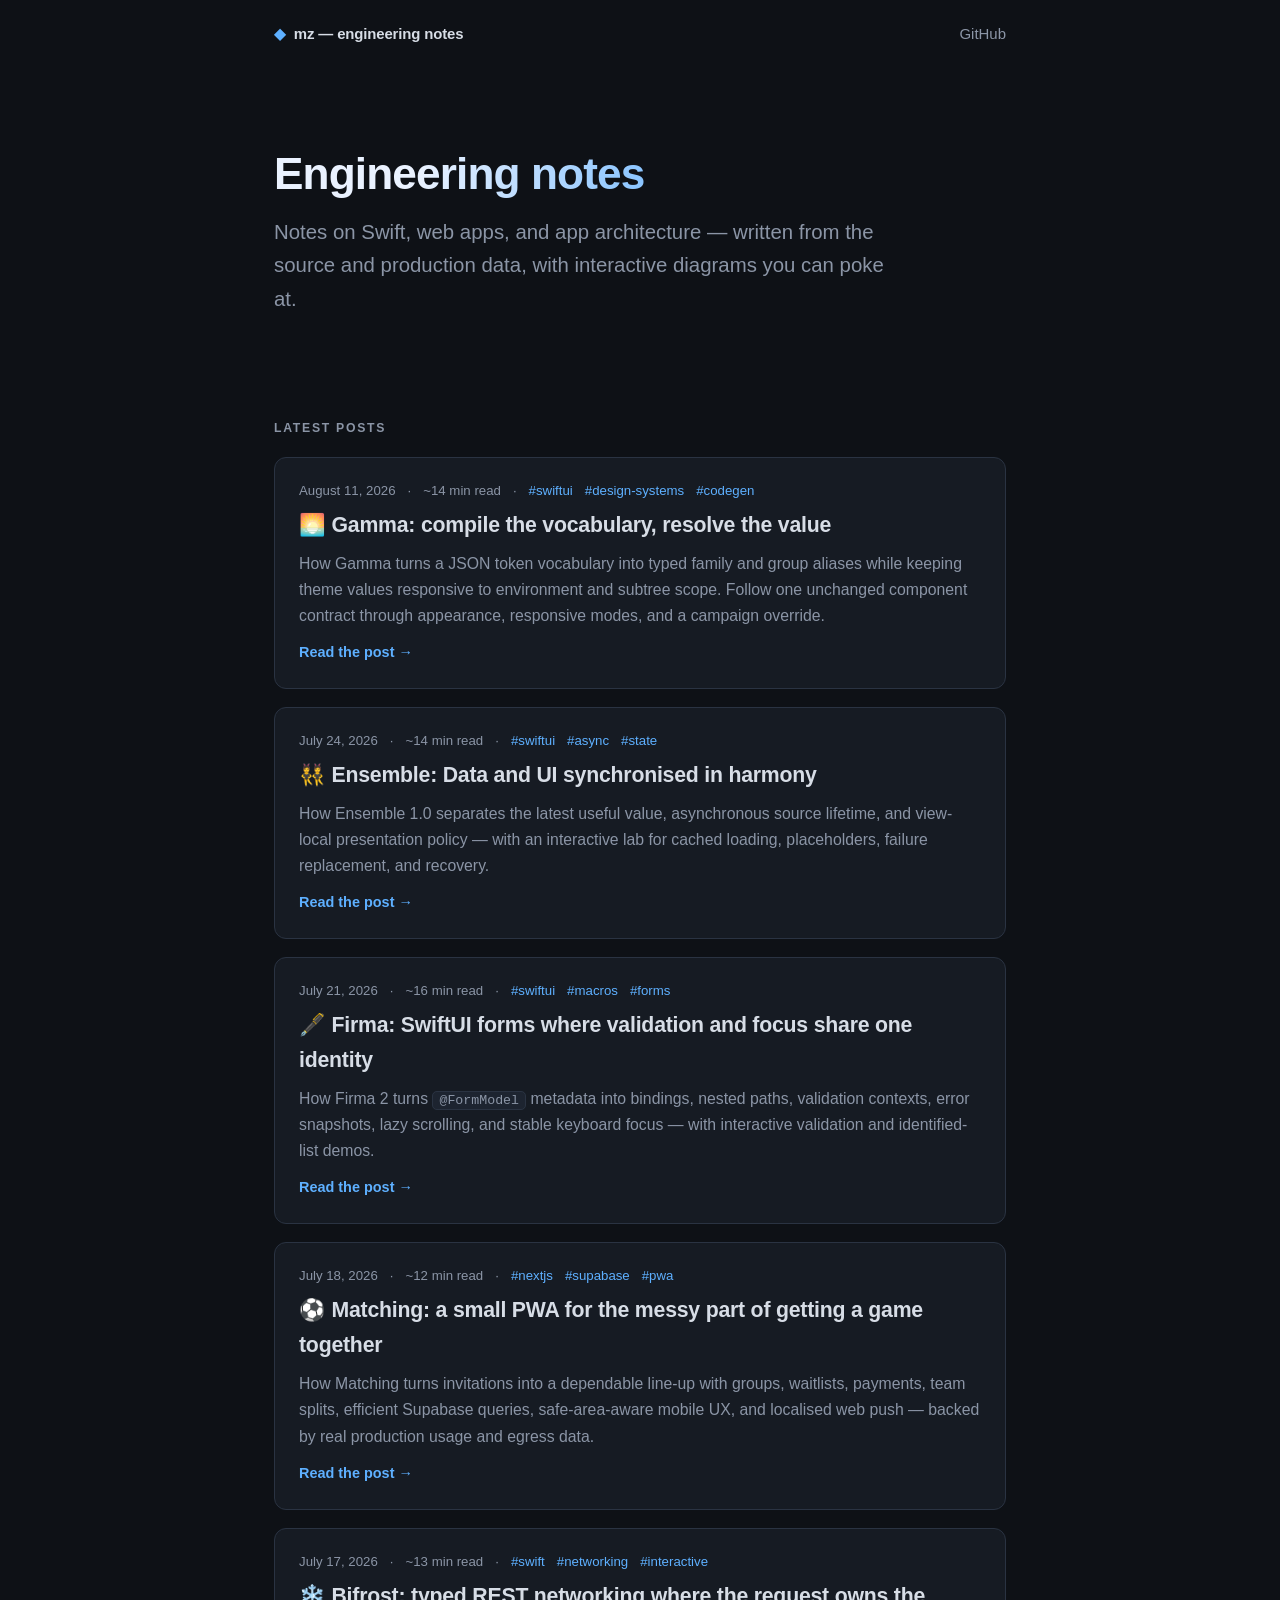
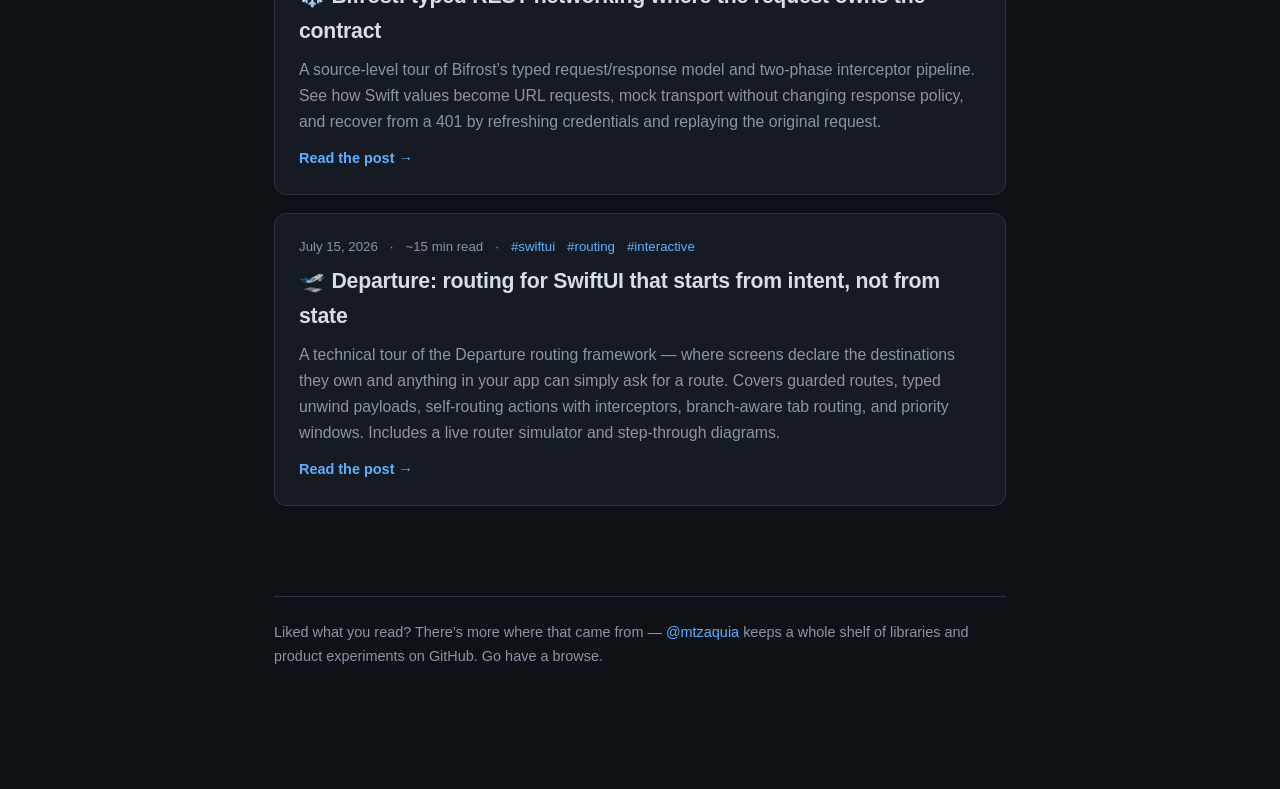
<file: index.html>
<!DOCTYPE html>
<html lang="en">
<head>
<meta charset="UTF-8">
<meta name="viewport" content="width=device-width, initial-scale=1.0">
<title>mz — engineering notes</title>
<link rel="stylesheet" href="assets/blog.css">
</head>
<body>

<nav class="site-nav">
  <a class="brand" href="index.html"><span class="dot">◆</span> mz — engineering notes</a>
  <span class="nav-links"><a href="https://github.com/mtzaquia" target="_blank" rel="noopener">GitHub</a></span>
</nav>

<header class="hero">
  <h1>Engineering notes</h1>
  <p class="sub">Notes on Swift, web apps, and app architecture — written from the source and production data, with interactive diagrams you can poke at.</p>
</header>

<main>

  <div class="section-label">Latest posts</div>

  <a class="post-card" href="posts/gamma.html">
    <div class="card-meta">
      <span>August 11, 2026</span>
      <span>·</span>
      <span>~14 min read</span>
      <span>·</span>
      <span class="tag">#swiftui</span>
      <span class="tag">#design-systems</span>
      <span class="tag">#codegen</span>
    </div>
    <h3>🌅 Gamma: compile the vocabulary, resolve the value</h3>
    <p>How Gamma turns a JSON token vocabulary into typed family and group aliases while keeping theme values responsive to environment and subtree scope. Follow one unchanged component contract through appearance, responsive modes, and a campaign override.</p>
    <span class="read-more">Read the post →</span>
  </a>

  <a class="post-card" href="posts/ensemble.html">
    <div class="card-meta">
      <span>July 24, 2026</span>
      <span>·</span>
      <span>~14 min read</span>
      <span>·</span>
      <span class="tag">#swiftui</span>
      <span class="tag">#async</span>
      <span class="tag">#state</span>
    </div>
    <h3>👯 Ensemble: Data and UI synchronised in harmony</h3>
    <p>How Ensemble 1.0 separates the latest useful value, asynchronous source lifetime, and view-local presentation policy — with an interactive lab for cached loading, placeholders, failure replacement, and recovery.</p>
    <span class="read-more">Read the post →</span>
  </a>

  <a class="post-card" href="posts/firma.html">
    <div class="card-meta">
      <span>July 21, 2026</span>
      <span>·</span>
      <span>~16 min read</span>
      <span>·</span>
      <span class="tag">#swiftui</span>
      <span class="tag">#macros</span>
      <span class="tag">#forms</span>
    </div>
    <h3>🖋️ Firma: SwiftUI forms where validation and focus share one identity</h3>
    <p>How Firma 2 turns <code>@FormModel</code> metadata into bindings, nested paths, validation contexts, error snapshots, lazy scrolling, and stable keyboard focus — with interactive validation and identified-list demos.</p>
    <span class="read-more">Read the post →</span>
  </a>

  <a class="post-card" href="posts/matching.html">
    <div class="card-meta">
      <span>July 18, 2026</span>
      <span>·</span>
      <span>~12 min read</span>
      <span>·</span>
      <span class="tag">#nextjs</span>
      <span class="tag">#supabase</span>
      <span class="tag">#pwa</span>
    </div>
    <h3>⚽️ Matching: a small PWA for the messy part of getting a game together</h3>
    <p>How Matching turns invitations into a dependable line-up with groups, waitlists, payments, team splits, efficient Supabase queries, safe-area-aware mobile UX, and localised web push — backed by real production usage and egress data.</p>
    <span class="read-more">Read the post →</span>
  </a>

  <a class="post-card" href="posts/bifrost.html">
    <div class="card-meta">
      <span>July 17, 2026</span>
      <span>·</span>
      <span>~13 min read</span>
      <span>·</span>
      <span class="tag">#swift</span>
      <span class="tag">#networking</span>
      <span class="tag">#interactive</span>
    </div>
    <h3>❄️ Bifrost: typed REST networking where the request owns the contract</h3>
    <p>A source-level tour of Bifrost’s typed request/response model and two-phase interceptor pipeline. See how Swift values become URL requests, mock transport without changing response policy, and recover from a 401 by refreshing credentials and replaying the original request.</p>
    <span class="read-more">Read the post →</span>
  </a>

  <a class="post-card" href="posts/departure.html">
    <div class="card-meta">
      <span>July 15, 2026</span>
      <span>·</span>
      <span>~15 min read</span>
      <span>·</span>
      <span class="tag">#swiftui</span>
      <span class="tag">#routing</span>
      <span class="tag">#interactive</span>
    </div>
    <h3>🛫 Departure: routing for SwiftUI that starts from intent, not from state</h3>
    <p>A technical tour of the Departure routing framework — where screens declare the destinations they own and anything in your app can simply ask for a route. Covers guarded routes, typed unwind payloads, self-routing actions with interceptors, branch-aware tab routing, and priority windows. Includes a live router simulator and step-through diagrams.</p>
    <span class="read-more">Read the post →</span>
  </a>

  <footer>
    Liked what you read? There’s more where that came from — <a href="https://github.com/mtzaquia?tab=repositories" target="_blank" rel="noopener">@mtzaquia</a> keeps a whole shelf of libraries and product experiments on GitHub. Go have a browse.
  </footer>

</main>

<script src="assets/site.js"></script>
</body>
</html>
</file>
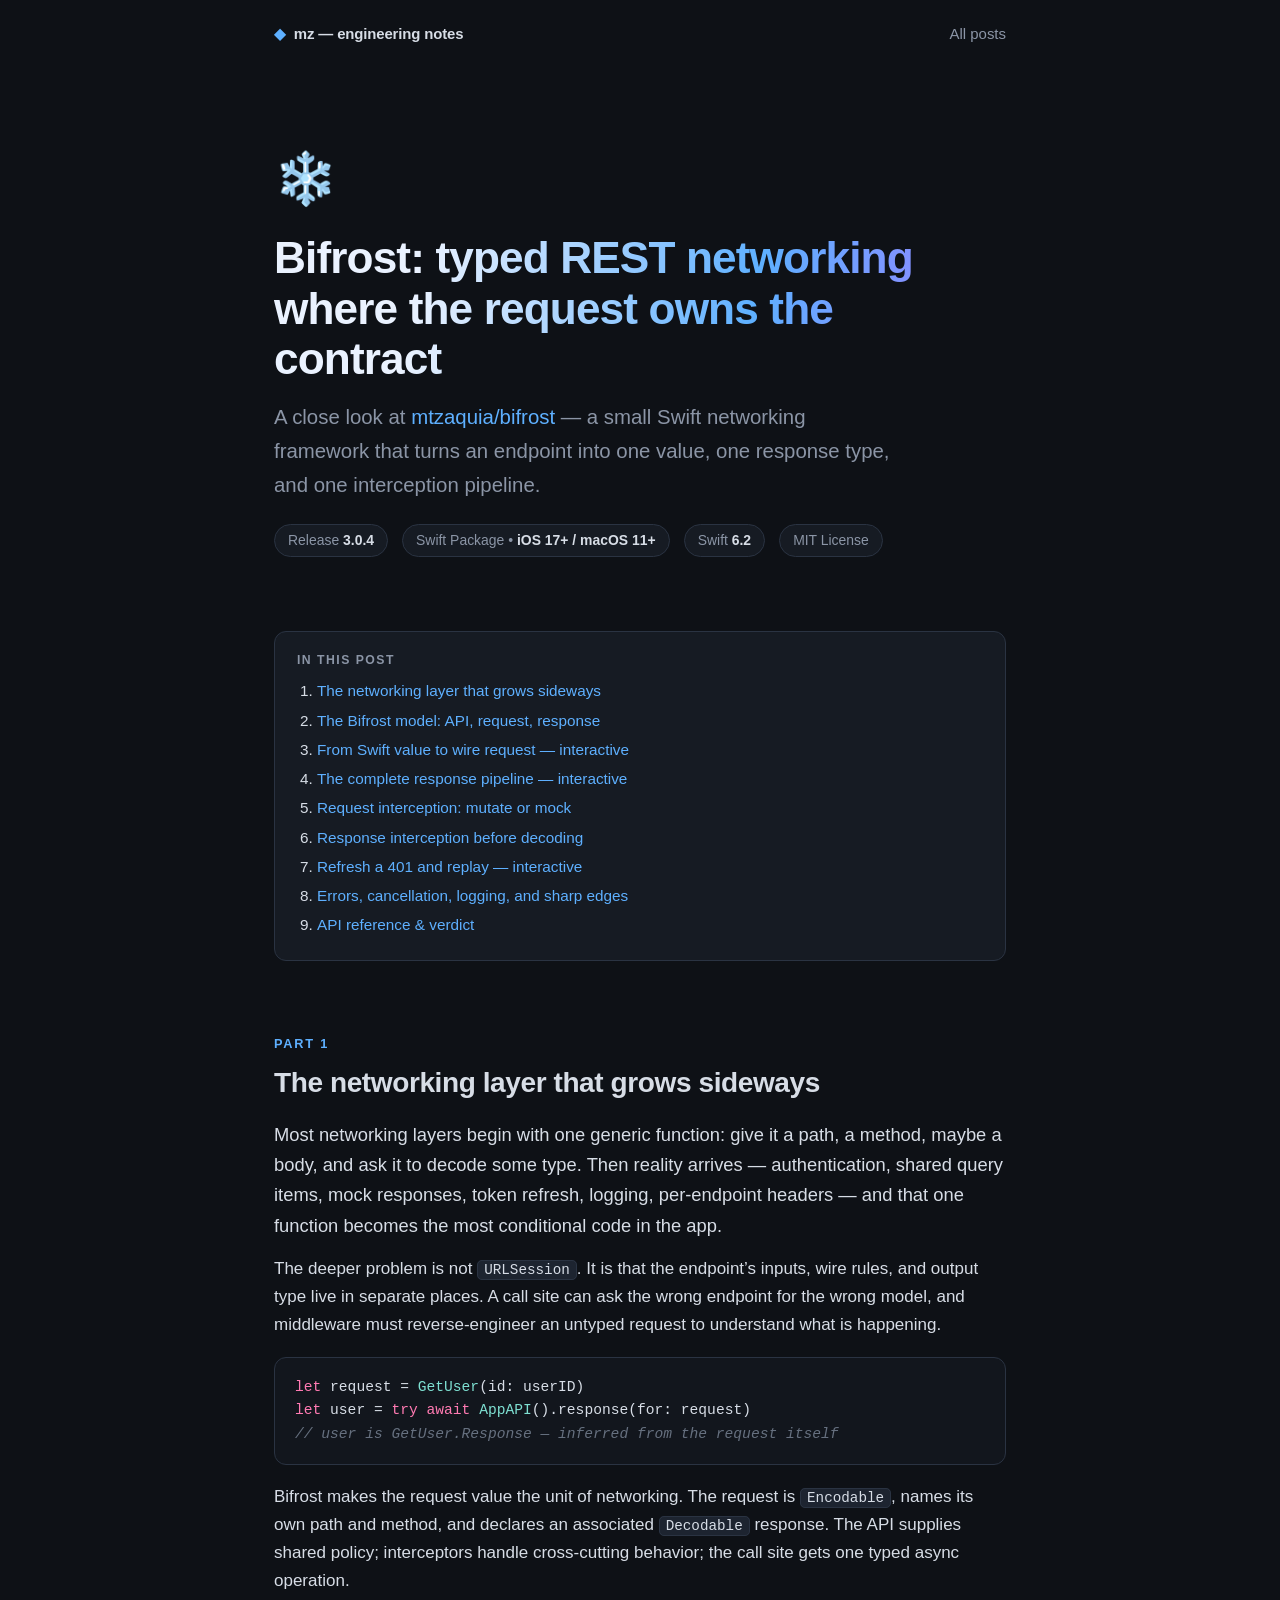
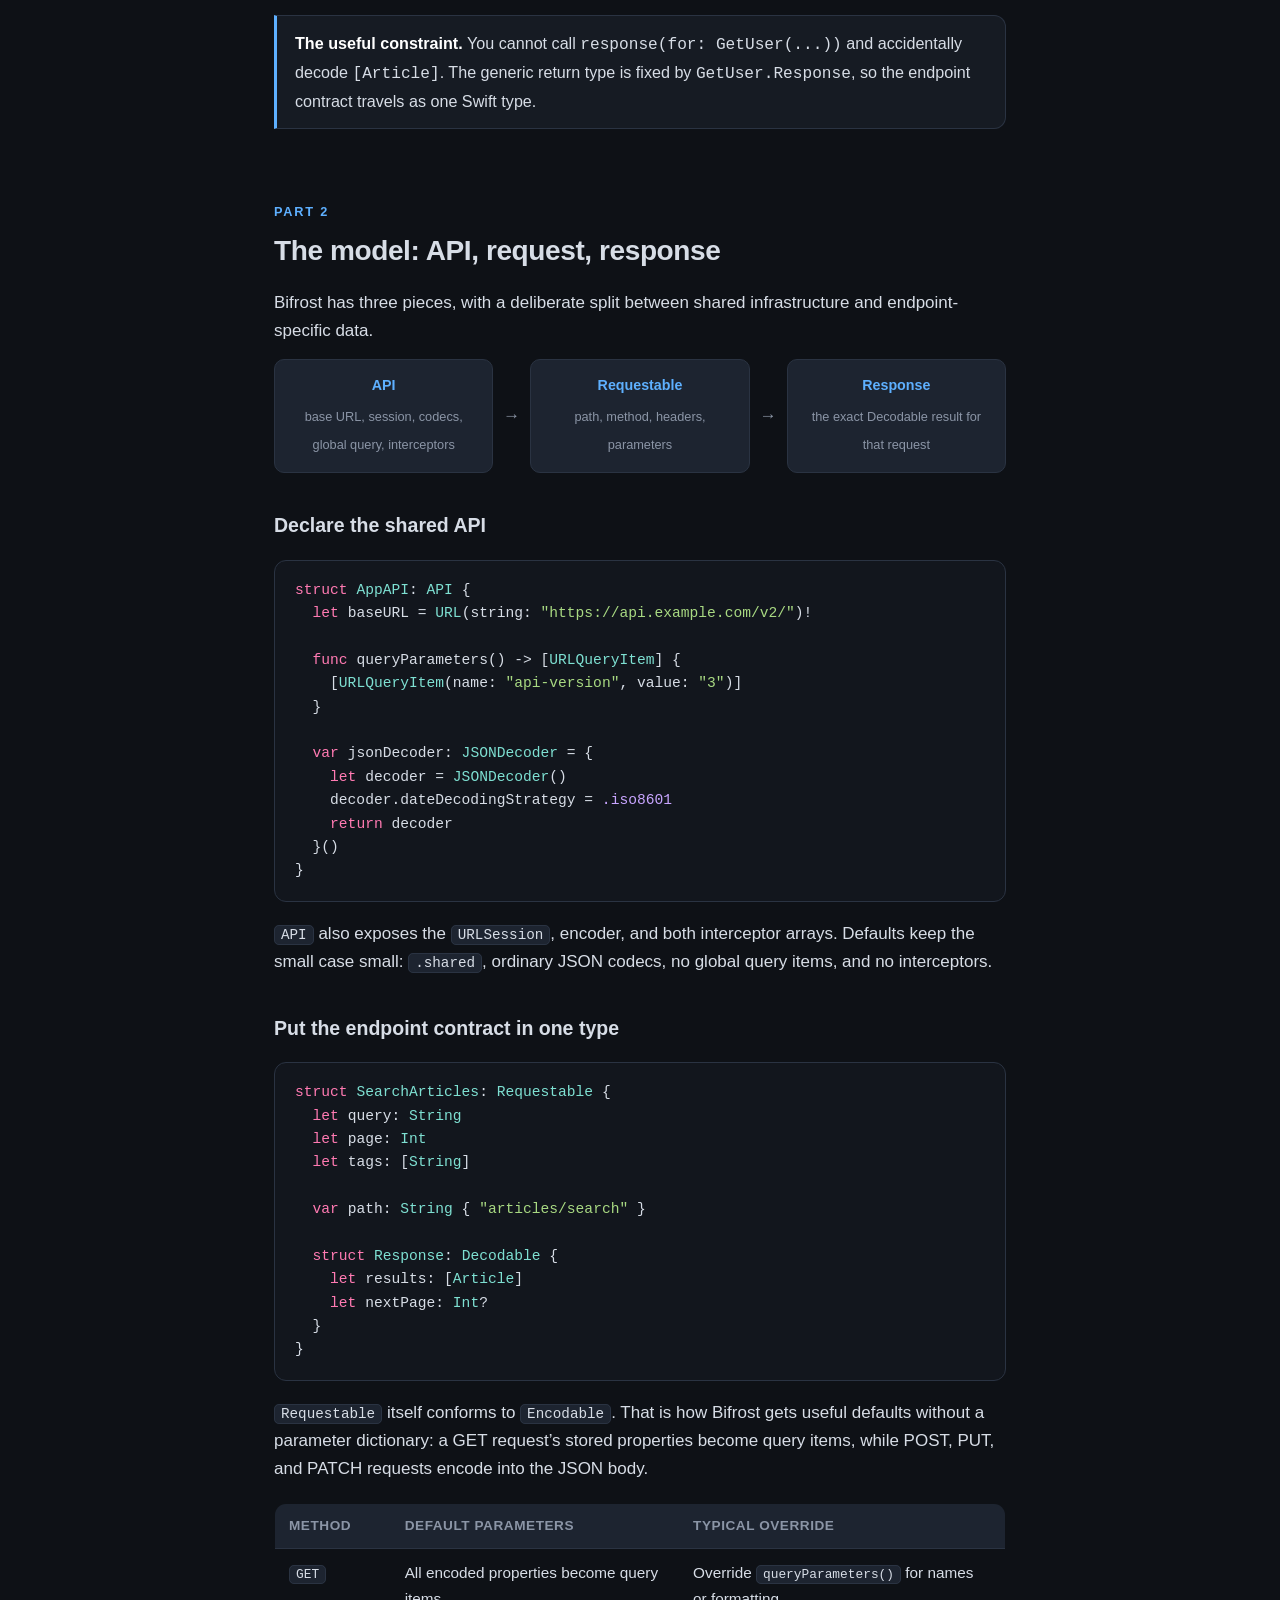
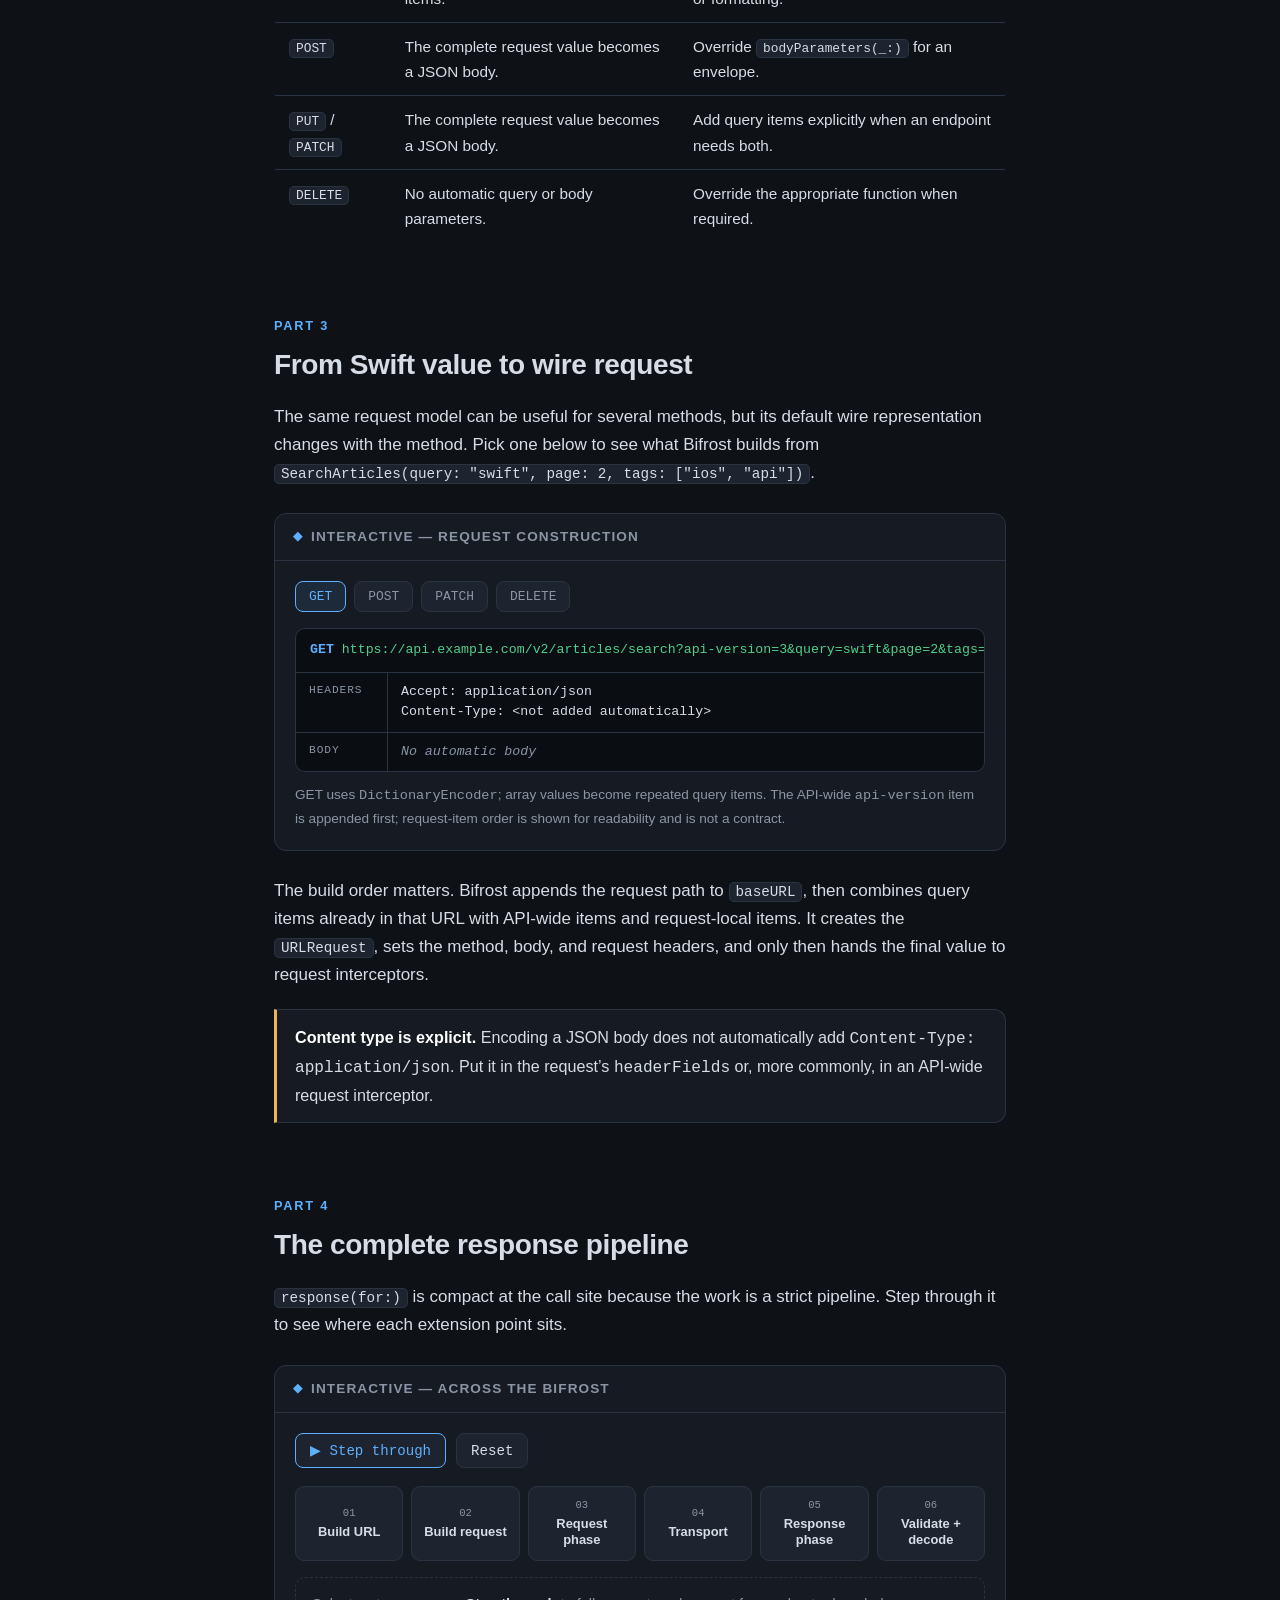
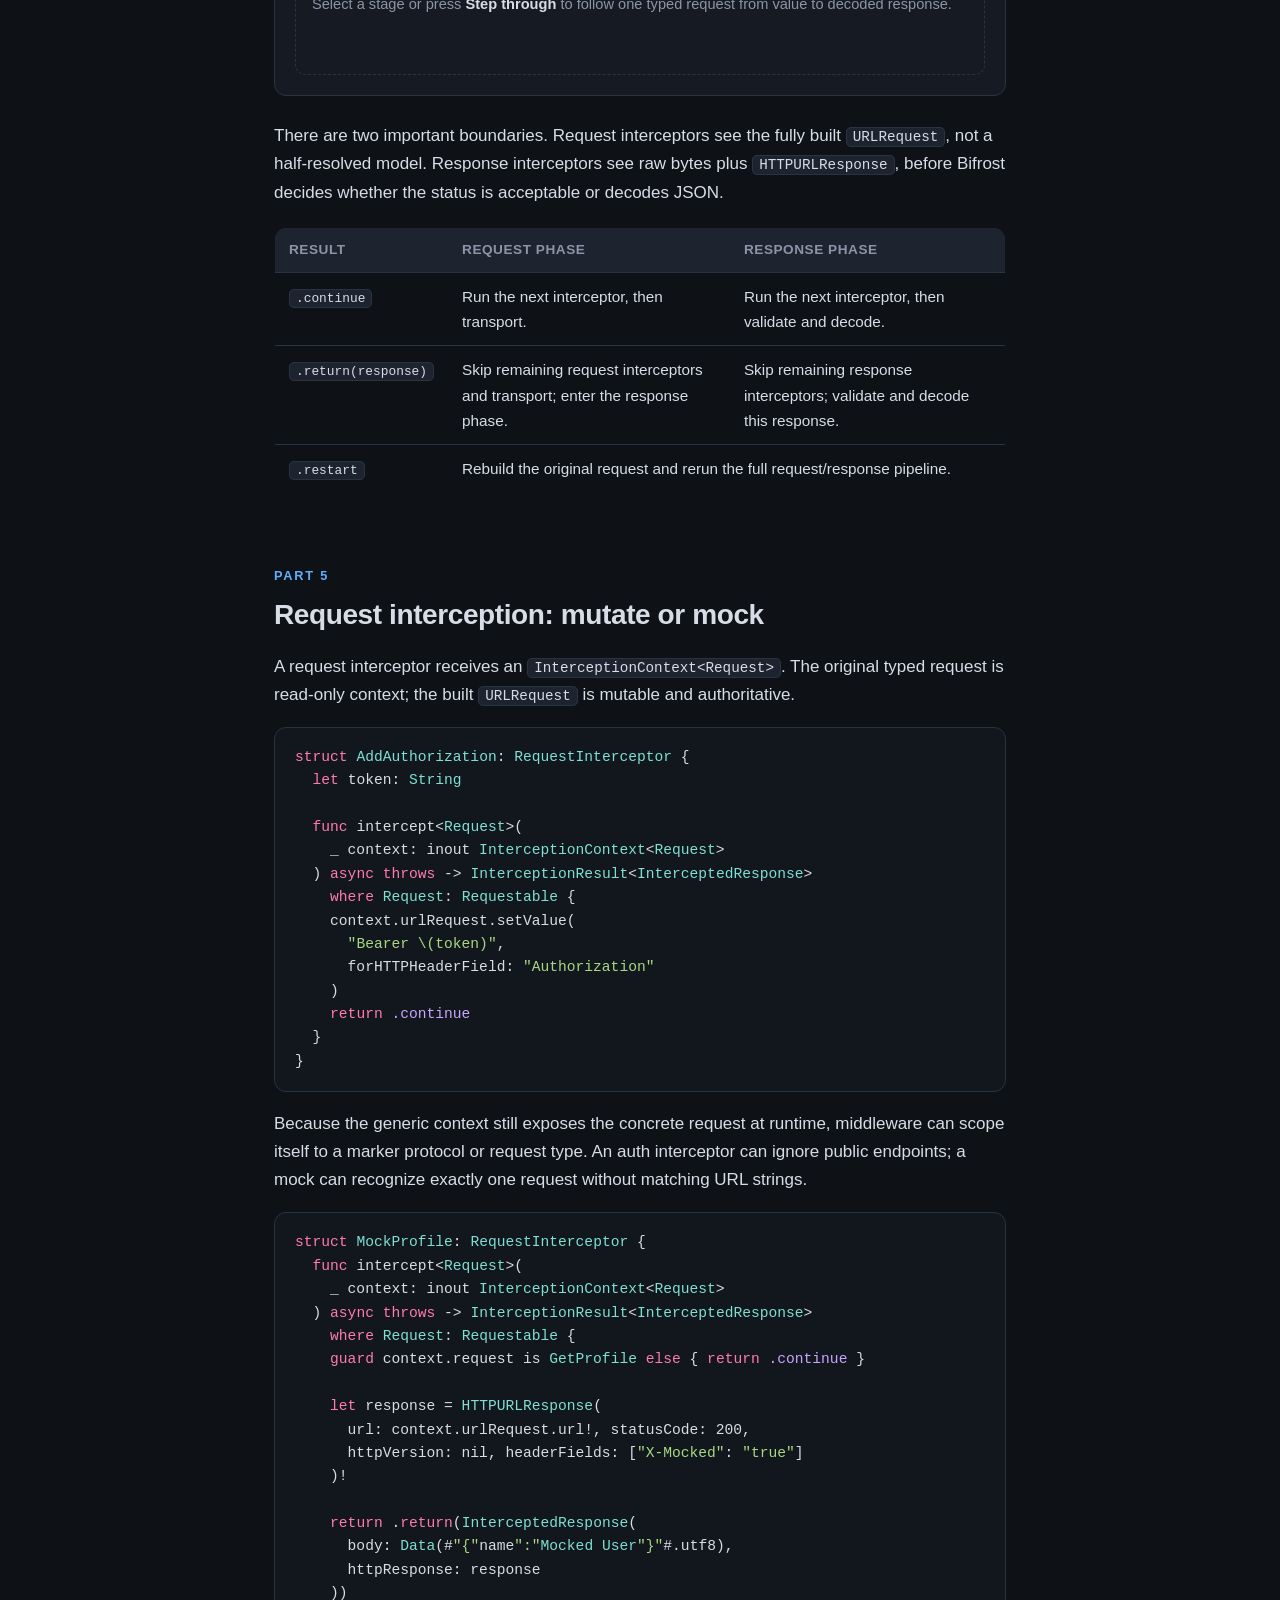
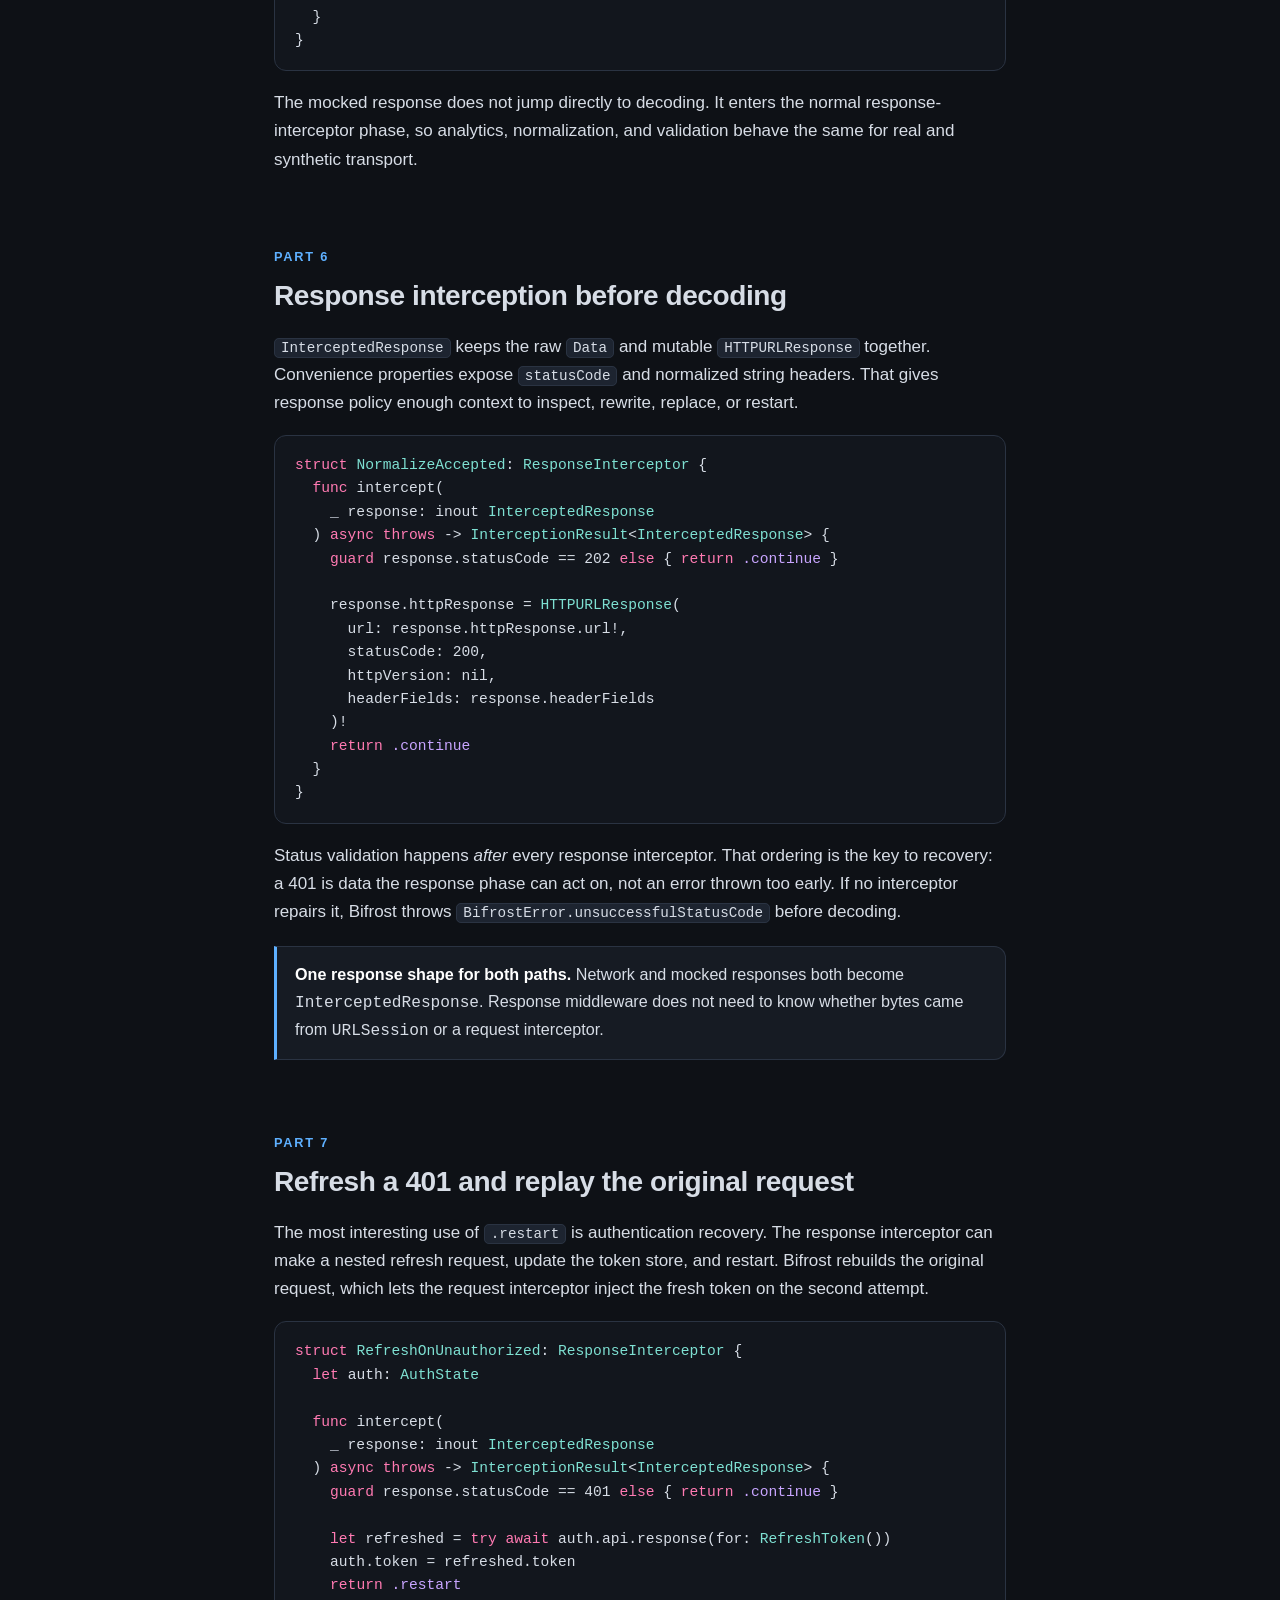
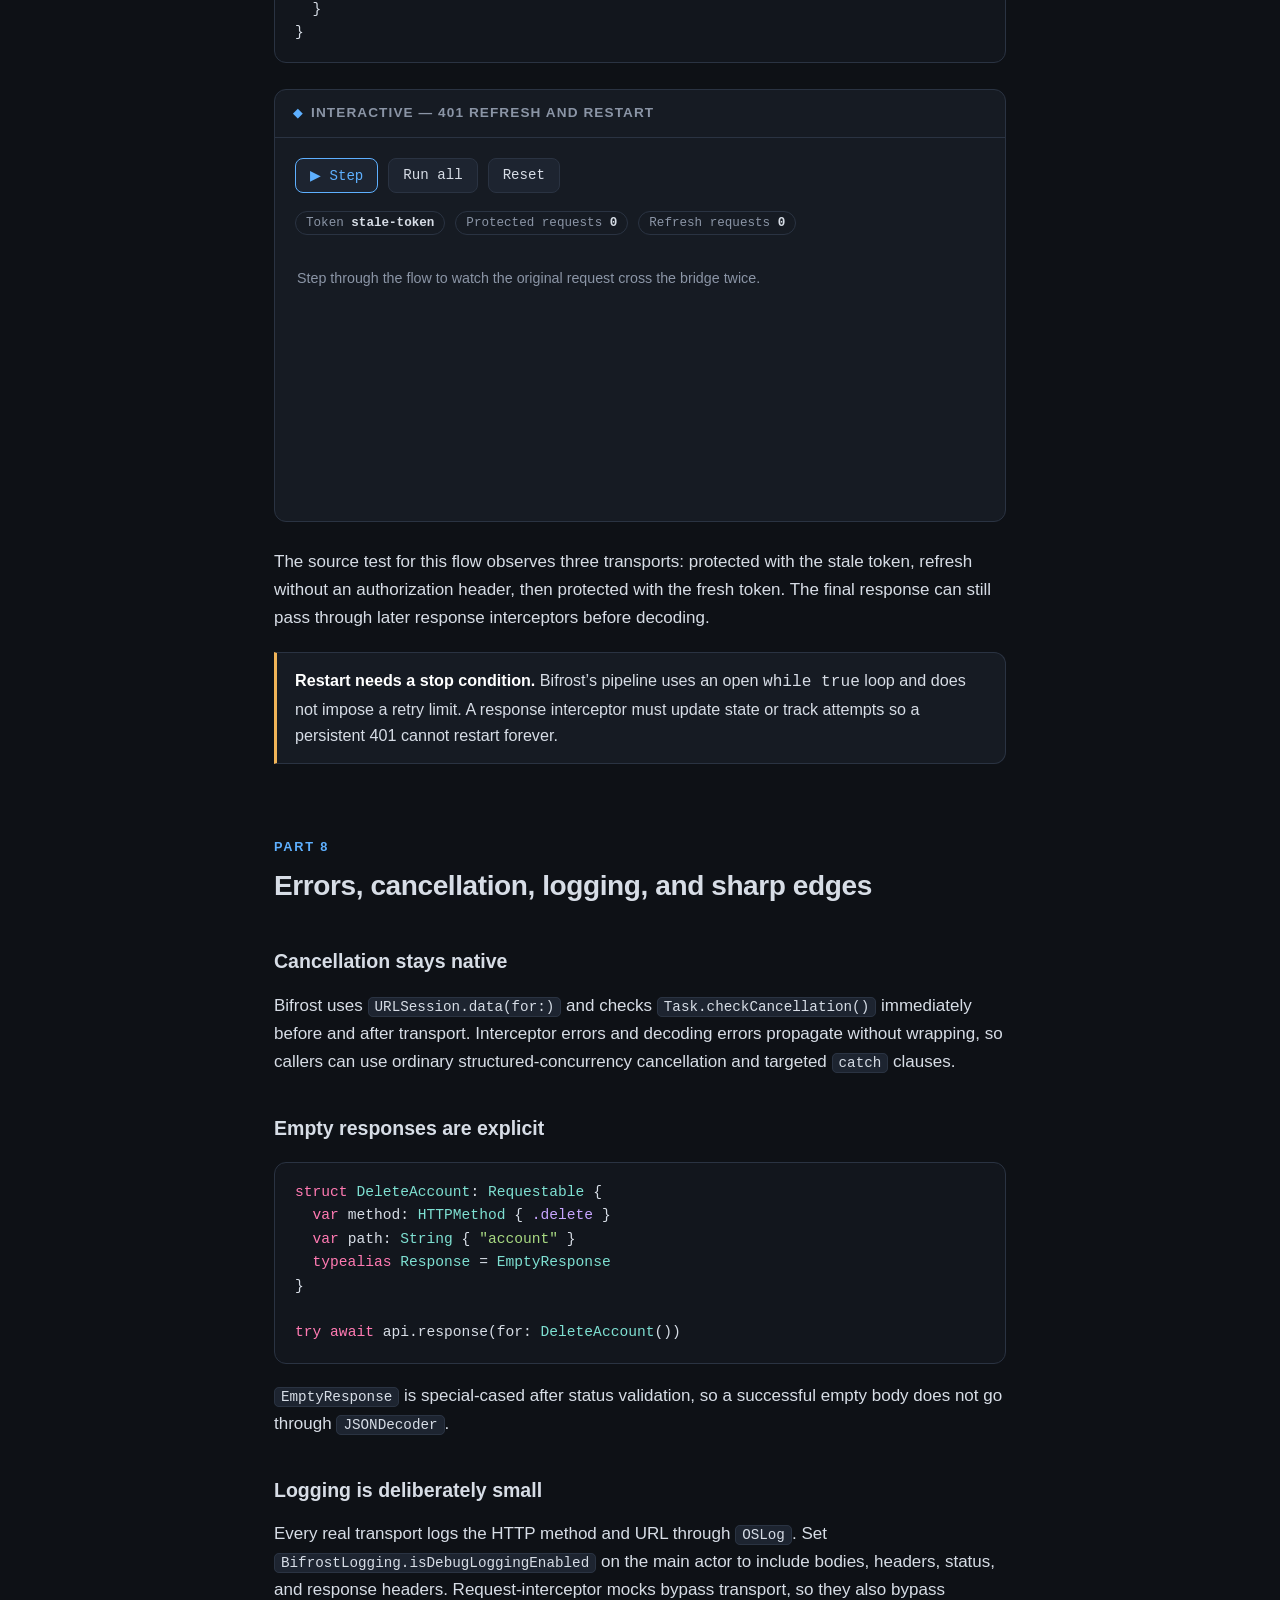
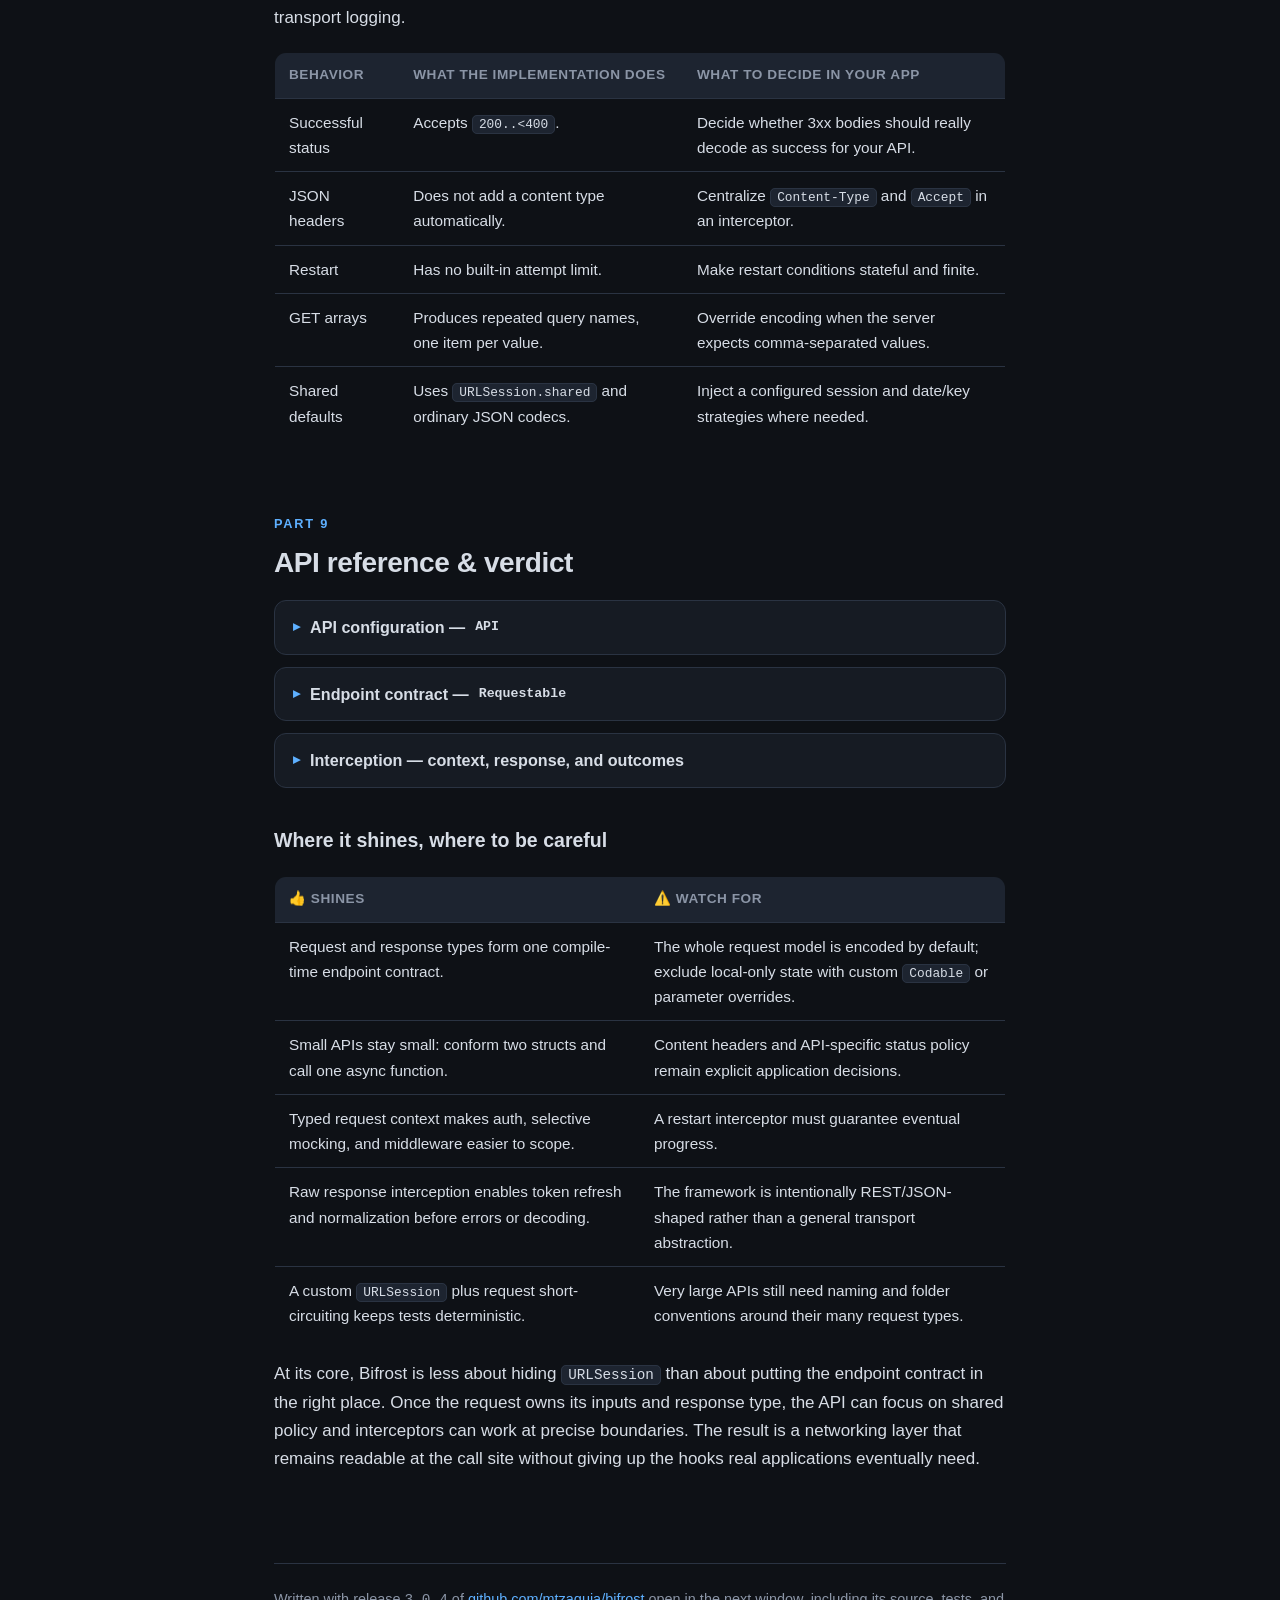
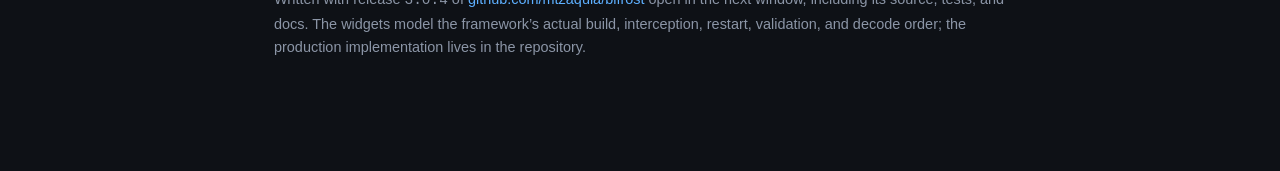
<file: posts/bifrost.html>
<!DOCTYPE html>
<html lang="en">
<head>
<meta charset="UTF-8">
<meta name="viewport" content="width=device-width, initial-scale=1.0">
<title>Bifrost — Typed REST Networking for Swift</title>
<link rel="stylesheet" href="../assets/blog.css">
<style>
/* ---- post-specific styles: interactive widgets for this article ---- */
  .method-row { display: flex; gap: 8px; flex-wrap: wrap; margin-bottom: 16px; }
  .method-btn {
    background: var(--surface-2); color: var(--text-dim); border: 1px solid var(--border);
    border-radius: 8px; padding: 7px 13px; cursor: pointer; font: 0.76rem "SF Mono", ui-monospace, monospace;
  }
  .method-btn:hover { border-color: var(--accent); color: var(--text); }
  .method-btn.on { border-color: var(--accent); color: var(--accent); background: rgba(94,176,255,0.1); }
  .request-card {
    border: 1px solid var(--border); background: #0a0d12; border-radius: 10px;
    overflow: hidden; font: 0.78rem/1.55 "SF Mono", ui-monospace, monospace;
  }
  .request-top { padding: 11px 14px; color: var(--green); border-bottom: 1px solid var(--border); white-space: nowrap; overflow-x: auto; }
  .request-top b { color: var(--accent); }
  .wire-grid { display: grid; grid-template-columns: 92px 1fr; }
  .wire-grid > div { padding: 9px 13px; border-bottom: 1px solid var(--border); }
  .wire-grid > div:nth-last-child(-n+2) { border-bottom: none; }
  .wire-label { color: var(--text-dim); border-right: 1px solid var(--border); text-transform: uppercase; font-size: 0.66rem; letter-spacing: 0.08em; }
  .wire-value { color: var(--text); white-space: pre-wrap; overflow-wrap: anywhere; }
  .wire-value.empty { color: var(--text-dim); font-style: italic; }
  .lab-note { margin-top: 12px; color: var(--text-dim); font-size: 0.8rem; min-height: 42px; }

  /* ---------- request/response pipeline ---------- */
  .bridge { display: grid; grid-template-columns: repeat(6, 1fr); gap: 8px; align-items: stretch; }
  .bridge-stage {
    position: relative; min-width: 0; padding: 12px 8px; border: 1px solid var(--border);
    border-radius: 9px; background: var(--surface-2); text-align: center; cursor: pointer;
    color: var(--text); font-family: inherit;
    transition: border-color 0.2s, background 0.2s, transform 0.2s;
  }
  .bridge-stage:hover { border-color: var(--accent); transform: translateY(-2px); }
  .bridge-stage.active { border-color: var(--accent); background: rgba(94,176,255,0.1); box-shadow: 0 0 0 3px rgba(94,176,255,0.1); }
  .bridge-stage.done { border-color: var(--green); }
  .bridge-stage .bs-num { display: block; color: var(--text-dim); font: 0.62rem "SF Mono", ui-monospace, monospace; margin-bottom: 5px; }
  .bridge-stage .bs-name { display: block; font-size: 0.76rem; font-weight: 650; line-height: 1.25; }
  .bridge-detail {
    margin-top: 16px; min-height: 98px; padding: 14px 16px; border: 1px dashed var(--border);
    border-radius: 10px; color: var(--text-dim); font-size: 0.86rem;
  }
  .bridge-detail b { color: var(--text); }
  .result-chip { display: inline-block; margin: 8px 6px 0 0; padding: 2px 9px; border: 1px solid; border-radius: 999px; font: 0.7rem "SF Mono", ui-monospace, monospace; }
  .rc-continue { color: var(--green); }
  .rc-return { color: var(--accent-2); }
  .rc-restart { color: var(--amber); }

  /* ---------- auth replay simulator ---------- */
  .auth-status {
    display: flex; gap: 10px; flex-wrap: wrap; margin-bottom: 16px;
    font: 0.74rem "SF Mono", ui-monospace, monospace;
  }
  .auth-pill { border: 1px solid var(--border); border-radius: 999px; padding: 4px 10px; color: var(--text-dim); }
  .auth-pill b { color: var(--text); }
  .auth-path { display: flex; flex-direction: column; gap: 7px; min-height: 250px; }
  .auth-event {
    display: grid; grid-template-columns: 76px 1fr auto; gap: 10px; align-items: center;
    padding: 9px 12px; border: 1px solid var(--border); border-radius: 9px;
    background: var(--surface-2); animation: nodeIn 0.25s ease; font-size: 0.8rem;
  }
  .auth-event .who { font: 0.62rem "SF Mono", ui-monospace, monospace; text-transform: uppercase; letter-spacing: 0.06em; color: var(--accent); }
  .auth-event .event-meta { font: 0.68rem "SF Mono", ui-monospace, monospace; color: var(--text-dim); }
  .auth-event.warn { border-color: rgba(240,180,88,0.55); }
  .auth-event.good { border-color: rgba(78,207,138,0.55); }
  .auth-event.restart { border-color: rgba(157,123,255,0.6); }
  .auth-empty { color: var(--text-dim); font-size: 0.84rem; padding: 16px 2px; }

  /* ---------- compact architecture map ---------- */
  .ownership-map { display: grid; grid-template-columns: 1fr auto 1fr auto 1fr; gap: 10px; align-items: center; }
  .own-box { border: 1px solid var(--border); background: var(--surface-2); border-radius: 10px; padding: 14px; text-align: center; }
  .own-box b { display: block; color: var(--accent); font-size: 0.84rem; margin-bottom: 5px; }
  .own-box span { color: var(--text-dim); font-size: 0.75rem; }
  .own-arrow { color: var(--text-dim); }

  @media (max-width: 640px) {
    .bridge { grid-template-columns: repeat(3, minmax(104px, 1fr)); min-width: 344px; }
    .wire-grid { grid-template-columns: 74px 1fr; }
    .auth-event { grid-template-columns: 65px 1fr; }
    .auth-event .event-meta { grid-column: 2; }
    .ownership-map { grid-template-columns: 1fr; }
    .own-arrow { transform: rotate(90deg); text-align: center; }
  }
</style>
</head>
<body>

<nav class="site-nav">
  <a class="brand" href="../index.html"><span class="dot">◆</span> mz — engineering notes</a>
  <span class="nav-links"><a href="../index.html">All posts</a></span>
</nav>

<header class="hero">
  <div class="plane">❄️</div>
  <h1>Bifrost: typed REST networking where the request owns the contract</h1>
  <p class="sub">A close look at <a href="https://github.com/mtzaquia/bifrost" target="_blank" rel="noopener">mtzaquia/bifrost</a> — a small Swift networking framework that turns an endpoint into one value, one response type, and one interception pipeline.</p>
  <div class="meta-row">
    <span class="pill">Release <b>3.0.4</b></span>
    <span class="pill">Swift Package • <b>iOS 17+ / macOS 11+</b></span>
    <span class="pill">Swift <b>6.2</b></span>
    <span class="pill">MIT License</span>
  </div>
</header>

<main>

<nav class="toc">
  <div class="toc-t">In this post</div>
  <ol>
    <li><a href="#problem">The networking layer that grows sideways</a></li>
    <li><a href="#model">The Bifrost model: API, request, response</a></li>
    <li><a href="#encoding">From Swift value to wire request — interactive</a></li>
    <li><a href="#pipeline">The complete response pipeline — interactive</a></li>
    <li><a href="#request-interceptors">Request interception: mutate or mock</a></li>
    <li><a href="#response-interceptors">Response interception before decoding</a></li>
    <li><a href="#restart">Refresh a 401 and replay — interactive</a></li>
    <li><a href="#edges">Errors, cancellation, logging, and sharp edges</a></li>
    <li><a href="#verdict">API reference &amp; verdict</a></li>
  </ol>
</nav>

<!-- ============================================================ -->
<h2 id="problem"><span class="kicker">Part 1</span>The networking layer that grows sideways</h2>

<p class="lede">Most networking layers begin with one generic function: give it a path, a method, maybe a body, and ask it to decode some type. Then reality arrives — authentication, shared query items, mock responses, token refresh, logging, per-endpoint headers — and that one function becomes the most conditional code in the app.</p>

<p>The deeper problem is not <code>URLSession</code>. It is that the endpoint’s inputs, wire rules, and output type live in separate places. A call site can ask the wrong endpoint for the wrong model, and middleware must reverse-engineer an untyped request to understand what is happening.</p>

<pre><code class="swift">let request = GetUser(id: userID)
let user = try await AppAPI().response(for: request)
// user is GetUser.Response — inferred from the request itself</code></pre>

<p>Bifrost makes the request value the unit of networking. The request is <code>Encodable</code>, names its own path and method, and declares an associated <code>Decodable</code> response. The API supplies shared policy; interceptors handle cross-cutting behavior; the call site gets one typed async operation.</p>

<div class="callout">
<strong>The useful constraint.</strong> You cannot call <code>response(for: GetUser(...))</code> and accidentally decode <code>[Article]</code>. The generic return type is fixed by <code>GetUser.Response</code>, so the endpoint contract travels as one Swift type.
</div>

<!-- ============================================================ -->
<h2 id="model"><span class="kicker">Part 2</span>The model: API, request, response</h2>

<p>Bifrost has three pieces, with a deliberate split between shared infrastructure and endpoint-specific data.</p>

<div class="ownership-map">
  <div class="own-box"><b>API</b><span>base URL, session, codecs, global query, interceptors</span></div>
  <div class="own-arrow">→</div>
  <div class="own-box"><b>Requestable</b><span>path, method, headers, parameters</span></div>
  <div class="own-arrow">→</div>
  <div class="own-box"><b>Response</b><span>the exact Decodable result for that request</span></div>
</div>

<h3>Declare the shared API</h3>

<pre><code class="swift">struct AppAPI: API {
  let baseURL = URL(string: "https://api.example.com/v2/")!

  func queryParameters() -> [URLQueryItem] {
    [URLQueryItem(name: "api-version", value: "3")]
  }

  var jsonDecoder: JSONDecoder = {
    let decoder = JSONDecoder()
    decoder.dateDecodingStrategy = .iso8601
    return decoder
  }()
}</code></pre>

<p><code>API</code> also exposes the <code>URLSession</code>, encoder, and both interceptor arrays. Defaults keep the small case small: <code>.shared</code>, ordinary JSON codecs, no global query items, and no interceptors.</p>

<h3>Put the endpoint contract in one type</h3>

<pre><code class="swift">struct SearchArticles: Requestable {
  let query: String
  let page: Int
  let tags: [String]

  var path: String { "articles/search" }

  struct Response: Decodable {
    let results: [Article]
    let nextPage: Int?
  }
}</code></pre>

<p><code>Requestable</code> itself conforms to <code>Encodable</code>. That is how Bifrost gets useful defaults without a parameter dictionary: a GET request’s stored properties become query items, while POST, PUT, and PATCH requests encode into the JSON body.</p>

<div class="table-scroll" role="region" aria-label="Bifrost HTTP method defaults" tabindex="0">
<table>
  <thead><tr><th>Method</th><th>Default parameters</th><th>Typical override</th></tr></thead>
  <tbody>
    <tr><td><code>GET</code></td><td>All encoded properties become query items.</td><td>Override <code>queryParameters()</code> for names or formatting.</td></tr>
    <tr><td><code>POST</code></td><td>The complete request value becomes a JSON body.</td><td>Override <code>bodyParameters(_:)</code> for an envelope.</td></tr>
    <tr><td><code>PUT</code> / <code>PATCH</code></td><td>The complete request value becomes a JSON body.</td><td>Add query items explicitly when an endpoint needs both.</td></tr>
    <tr><td><code>DELETE</code></td><td>No automatic query or body parameters.</td><td>Override the appropriate function when required.</td></tr>
  </tbody>
</table>
</div>

<!-- ============================================================ -->
<h2 id="encoding"><span class="kicker">Part 3</span>From Swift value to wire request</h2>

<p>The same request model can be useful for several methods, but its default wire representation changes with the method. Pick one below to see what Bifrost builds from <code>SearchArticles(query: "swift", page: 2, tags: ["ios", "api"])</code>.</p>

<div class="widget">
  <div class="widget-title">Interactive — request construction</div>
  <div class="widget-body">
    <div class="method-row" id="method-row">
      <button class="method-btn on" data-method="GET">GET</button>
      <button class="method-btn" data-method="POST">POST</button>
      <button class="method-btn" data-method="PATCH">PATCH</button>
      <button class="method-btn" data-method="DELETE">DELETE</button>
    </div>
    <div class="request-card">
      <div class="request-top"><b id="wire-method">GET</b> <span id="wire-url"></span></div>
      <div class="wire-grid">
        <div class="wire-label">Headers</div><div class="wire-value" id="wire-headers"></div>
        <div class="wire-label">Body</div><div class="wire-value" id="wire-body"></div>
      </div>
    </div>
    <div class="lab-note" id="wire-note"></div>
  </div>
</div>

<p>The build order matters. Bifrost appends the request path to <code>baseURL</code>, then combines query items already in that URL with API-wide items and request-local items. It creates the <code>URLRequest</code>, sets the method, body, and request headers, and only then hands the final value to request interceptors.</p>

<div class="callout warn">
<strong>Content type is explicit.</strong> Encoding a JSON body does not automatically add <code>Content-Type: application/json</code>. Put it in the request’s <code>headerFields</code> or, more commonly, in an API-wide request interceptor.
</div>

<!-- ============================================================ -->
<h2 id="pipeline"><span class="kicker">Part 4</span>The complete response pipeline</h2>

<p><code>response(for:)</code> is compact at the call site because the work is a strict pipeline. Step through it to see where each extension point sits.</p>

<div class="widget">
  <div class="widget-title">Interactive — across the Bifrost</div>
  <div class="widget-body">
    <div class="btn-row">
      <button class="ctl primary" id="pipeline-step">▶ Step through</button>
      <button class="ctl" id="pipeline-reset">Reset</button>
    </div>
    <div class="bridge" id="pipeline-stages"></div>
    <div class="bridge-detail" id="pipeline-detail">Select a stage or press <b>Step through</b> to follow one typed request from value to decoded response.</div>
  </div>
</div>

<p>There are two important boundaries. Request interceptors see the fully built <code>URLRequest</code>, not a half-resolved model. Response interceptors see raw bytes plus <code>HTTPURLResponse</code>, before Bifrost decides whether the status is acceptable or decodes JSON.</p>

<div class="table-scroll" role="region" aria-label="Interceptor results" tabindex="0">
<table>
  <thead><tr><th>Result</th><th>Request phase</th><th>Response phase</th></tr></thead>
  <tbody>
    <tr><td><code>.continue</code></td><td>Run the next interceptor, then transport.</td><td>Run the next interceptor, then validate and decode.</td></tr>
    <tr><td><code>.return(response)</code></td><td>Skip remaining request interceptors and transport; enter the response phase.</td><td>Skip remaining response interceptors; validate and decode this response.</td></tr>
    <tr><td><code>.restart</code></td><td colspan="2">Rebuild the original request and rerun the full request/response pipeline.</td></tr>
  </tbody>
</table>
</div>

<!-- ============================================================ -->
<h2 id="request-interceptors"><span class="kicker">Part 5</span>Request interception: mutate or mock</h2>

<p>A request interceptor receives an <code>InterceptionContext&lt;Request&gt;</code>. The original typed request is read-only context; the built <code>URLRequest</code> is mutable and authoritative.</p>

<pre><code class="swift">struct AddAuthorization: RequestInterceptor {
  let token: String

  func intercept&lt;Request&gt;(
    _ context: inout InterceptionContext&lt;Request&gt;
  ) async throws -> InterceptionResult&lt;InterceptedResponse&gt;
    where Request: Requestable {
    context.urlRequest.setValue(
      "Bearer \(token)",
      forHTTPHeaderField: "Authorization"
    )
    return .continue
  }
}</code></pre>

<p>Because the generic context still exposes the concrete request at runtime, middleware can scope itself to a marker protocol or request type. An auth interceptor can ignore public endpoints; a mock can recognize exactly one request without matching URL strings.</p>

<pre><code class="swift">struct MockProfile: RequestInterceptor {
  func intercept&lt;Request&gt;(
    _ context: inout InterceptionContext&lt;Request&gt;
  ) async throws -> InterceptionResult&lt;InterceptedResponse&gt;
    where Request: Requestable {
    guard context.request is GetProfile else { return .continue }

    let response = HTTPURLResponse(
      url: context.urlRequest.url!, statusCode: 200,
      httpVersion: nil, headerFields: ["X-Mocked": "true"]
    )!

    return .return(InterceptedResponse(
      body: Data(#"{"name":"Mocked User"}"#.utf8),
      httpResponse: response
    ))
  }
}</code></pre>

<p>The mocked response does not jump directly to decoding. It enters the normal response-interceptor phase, so analytics, normalization, and validation behave the same for real and synthetic transport.</p>

<!-- ============================================================ -->
<h2 id="response-interceptors"><span class="kicker">Part 6</span>Response interception before decoding</h2>

<p><code>InterceptedResponse</code> keeps the raw <code>Data</code> and mutable <code>HTTPURLResponse</code> together. Convenience properties expose <code>statusCode</code> and normalized string headers. That gives response policy enough context to inspect, rewrite, replace, or restart.</p>

<pre><code class="swift">struct NormalizeAccepted: ResponseInterceptor {
  func intercept(
    _ response: inout InterceptedResponse
  ) async throws -> InterceptionResult&lt;InterceptedResponse&gt; {
    guard response.statusCode == 202 else { return .continue }

    response.httpResponse = HTTPURLResponse(
      url: response.httpResponse.url!,
      statusCode: 200,
      httpVersion: nil,
      headerFields: response.headerFields
    )!
    return .continue
  }
}</code></pre>

<p>Status validation happens <em>after</em> every response interceptor. That ordering is the key to recovery: a 401 is data the response phase can act on, not an error thrown too early. If no interceptor repairs it, Bifrost throws <code>BifrostError.unsuccessfulStatusCode</code> before decoding.</p>

<div class="callout">
<strong>One response shape for both paths.</strong> Network and mocked responses both become <code>InterceptedResponse</code>. Response middleware does not need to know whether bytes came from <code>URLSession</code> or a request interceptor.
</div>

<!-- ============================================================ -->
<h2 id="restart"><span class="kicker">Part 7</span>Refresh a 401 and replay the original request</h2>

<p>The most interesting use of <code>.restart</code> is authentication recovery. The response interceptor can make a nested refresh request, update the token store, and restart. Bifrost rebuilds the original request, which lets the request interceptor inject the fresh token on the second attempt.</p>

<pre><code class="swift">struct RefreshOnUnauthorized: ResponseInterceptor {
  let auth: AuthState

  func intercept(
    _ response: inout InterceptedResponse
  ) async throws -> InterceptionResult&lt;InterceptedResponse&gt; {
    guard response.statusCode == 401 else { return .continue }

    let refreshed = try await auth.api.response(for: RefreshToken())
    auth.token = refreshed.token
    return .restart
  }
}</code></pre>

<div class="widget">
  <div class="widget-title">Interactive — 401 refresh and restart</div>
  <div class="widget-body">
    <div class="btn-row">
      <button class="ctl primary" id="auth-step">▶ Step</button>
      <button class="ctl" id="auth-run">Run all</button>
      <button class="ctl" id="auth-reset">Reset</button>
    </div>
    <div class="auth-status">
      <span class="auth-pill">Token <b id="auth-token">stale-token</b></span>
      <span class="auth-pill">Protected requests <b id="auth-count">0</b></span>
      <span class="auth-pill">Refresh requests <b id="refresh-count">0</b></span>
    </div>
    <div class="auth-path" id="auth-path"><div class="auth-empty">Step through the flow to watch the original request cross the bridge twice.</div></div>
  </div>
</div>

<p>The source test for this flow observes three transports: protected with the stale token, refresh without an authorization header, then protected with the fresh token. The final response can still pass through later response interceptors before decoding.</p>

<div class="callout warn">
<strong>Restart needs a stop condition.</strong> Bifrost’s pipeline uses an open <code>while true</code> loop and does not impose a retry limit. A response interceptor must update state or track attempts so a persistent 401 cannot restart forever.
</div>

<!-- ============================================================ -->
<h2 id="edges"><span class="kicker">Part 8</span>Errors, cancellation, logging, and sharp edges</h2>

<h3>Cancellation stays native</h3>

<p>Bifrost uses <code>URLSession.data(for:)</code> and checks <code>Task.checkCancellation()</code> immediately before and after transport. Interceptor errors and decoding errors propagate without wrapping, so callers can use ordinary structured-concurrency cancellation and targeted <code>catch</code> clauses.</p>

<h3>Empty responses are explicit</h3>

<pre><code class="swift">struct DeleteAccount: Requestable {
  var method: HTTPMethod { .delete }
  var path: String { "account" }
  typealias Response = EmptyResponse
}

try await api.response(for: DeleteAccount())</code></pre>

<p><code>EmptyResponse</code> is special-cased after status validation, so a successful empty body does not go through <code>JSONDecoder</code>.</p>

<h3>Logging is deliberately small</h3>

<p>Every real transport logs the HTTP method and URL through <code>OSLog</code>. Set <code>BifrostLogging.isDebugLoggingEnabled</code> on the main actor to include bodies, headers, status, and response headers. Request-interceptor mocks bypass transport, so they also bypass transport logging.</p>

<div class="table-scroll" role="region" aria-label="Bifrost behavior to watch" tabindex="0">
<table>
  <thead><tr><th>Behavior</th><th>What the implementation does</th><th>What to decide in your app</th></tr></thead>
  <tbody>
    <tr><td>Successful status</td><td>Accepts <code>200..&lt;400</code>.</td><td>Decide whether 3xx bodies should really decode as success for your API.</td></tr>
    <tr><td>JSON headers</td><td>Does not add a content type automatically.</td><td>Centralize <code>Content-Type</code> and <code>Accept</code> in an interceptor.</td></tr>
    <tr><td>Restart</td><td>Has no built-in attempt limit.</td><td>Make restart conditions stateful and finite.</td></tr>
    <tr><td>GET arrays</td><td>Produces repeated query names, one item per value.</td><td>Override encoding when the server expects comma-separated values.</td></tr>
    <tr><td>Shared defaults</td><td>Uses <code>URLSession.shared</code> and ordinary JSON codecs.</td><td>Inject a configured session and date/key strategies where needed.</td></tr>
  </tbody>
</table>
</div>

<!-- ============================================================ -->
<h2 id="verdict"><span class="kicker">Part 9</span>API reference &amp; verdict</h2>

<details class="api">
  <summary>API configuration — <code>API</code></summary>
  <div class="api-body">
    <pre><code class="swift">protocol API {
  var baseURL: URL { get }
  var urlSession: URLSession { get }
  func queryParameters() -> [URLQueryItem]
  var jsonEncoder: JSONEncoder { get }
  var jsonDecoder: JSONDecoder { get }
  var requestInterceptors: [any RequestInterceptor] { get }
  var responseInterceptors: [any ResponseInterceptor] { get }
}

func response&lt;Request: Requestable&gt;(
  for request: Request
) async throws -> Request.Response</code></pre>
  </div>
</details>

<details class="api">
  <summary>Endpoint contract — <code>Requestable</code></summary>
  <div class="api-body">
    <pre><code class="swift">protocol Requestable: Encodable {
  associatedtype Response: Decodable
  var path: String { get }
  var method: HTTPMethod { get }
  var headerFields: [String: String] { get }
  func queryParameters() throws -> [URLQueryItem]
  func bodyParameters(_ encoder: JSONEncoder) throws -> Data?
}

enum HTTPMethod { case get, post, put, patch, delete }
struct EmptyResponse: Decodable {}</code></pre>
  </div>
</details>

<details class="api">
  <summary>Interception — context, response, and outcomes</summary>
  <div class="api-body">
    <pre><code class="swift">enum InterceptionResult&lt;Value&gt; {
  case `continue`
  case `return`(Value)
  case restart
}

struct InterceptionContext&lt;Request: Requestable&gt; {
  let request: Request
  var urlRequest: URLRequest
}

struct InterceptedResponse {
  var body: Data
  var httpResponse: HTTPURLResponse
  var statusCode: Int { get }
  var headerFields: [String: String] { get }
}</code></pre>
  </div>
</details>

<h3>Where it shines, where to be careful</h3>

<div class="table-scroll" role="region" aria-label="Bifrost strengths and tradeoffs" tabindex="0">
<table>
  <thead><tr><th style="width:50%">👍 Shines</th><th>⚠️ Watch for</th></tr></thead>
  <tbody>
    <tr><td>Request and response types form one compile-time endpoint contract.</td><td>The whole request model is encoded by default; exclude local-only state with custom <code>Codable</code> or parameter overrides.</td></tr>
    <tr><td>Small APIs stay small: conform two structs and call one async function.</td><td>Content headers and API-specific status policy remain explicit application decisions.</td></tr>
    <tr><td>Typed request context makes auth, selective mocking, and middleware easier to scope.</td><td>A restart interceptor must guarantee eventual progress.</td></tr>
    <tr><td>Raw response interception enables token refresh and normalization before errors or decoding.</td><td>The framework is intentionally REST/JSON-shaped rather than a general transport abstraction.</td></tr>
    <tr><td>A custom <code>URLSession</code> plus request short-circuiting keeps tests deterministic.</td><td>Very large APIs still need naming and folder conventions around their many request types.</td></tr>
  </tbody>
</table>
</div>

<p>At its core, Bifrost is less about hiding <code>URLSession</code> than about putting the endpoint contract in the right place. Once the request owns its inputs and response type, the API can focus on shared policy and interceptors can work at precise boundaries. The result is a networking layer that remains readable at the call site without giving up the hooks real applications eventually need.</p>

<footer>
  Written with release <code>3.0.4</code> of <a href="https://github.com/mtzaquia/bifrost" target="_blank" rel="noopener">github.com/mtzaquia/bifrost</a> open in the next window, including its source, tests, and docs. The widgets model the framework’s actual build, interception, restart, validation, and decode order; the production implementation lives in the repository.
</footer>

</main>

<script src="../assets/site.js"></script>
<script>
/* ---------------- request construction lab ---------------- */
(function () {
  const buttons = Array.from(document.querySelectorAll("[data-method]"));
  const methodEl = document.getElementById("wire-method");
  const urlEl = document.getElementById("wire-url");
  const headersEl = document.getElementById("wire-headers");
  const bodyEl = document.getElementById("wire-body");
  const noteEl = document.getElementById("wire-note");
  const base = "https://api.example.com/v2/articles/search";

  function render(method) {
    buttons.forEach(button => button.classList.toggle("on", button.dataset.method === method));
    methodEl.textContent = method;

    const isGet = method === "GET";
    const hasBody = ["POST", "PATCH"].includes(method);
    urlEl.textContent = isGet
      ? base + "?api-version=3&query=swift&page=2&tags=ios&tags=api"
      : base + "?api-version=3";
    headersEl.textContent = "Accept: application/json\nContent-Type: <not added automatically>";
    headersEl.classList.remove("empty");
    bodyEl.textContent = hasBody
      ? '{\n  "query": "swift",\n  "page": 2,\n  "tags": ["ios", "api"]\n}'
      : "No automatic body";
    bodyEl.classList.toggle("empty", !hasBody);

    if (isGet) {
      noteEl.innerHTML = "GET uses <code>DictionaryEncoder</code>; array values become repeated query items. The API-wide <code>api-version</code> item is appended first; request-item order is shown for readability and is not a contract.";
    } else if (hasBody) {
      noteEl.innerHTML = method + " skips automatic request query items and encodes the complete request as JSON. The API-wide query item remains.";
    } else {
      noteEl.innerHTML = "DELETE receives neither automatic query items nor a body. Override <code>queryParameters()</code> or <code>bodyParameters(_:)</code> when the endpoint requires one.";
    }
  }

  buttons.forEach(button => button.addEventListener("click", () => render(button.dataset.method)));
  render("GET");
})();

/* ---------------- pipeline explorer ---------------- */
(function () {
  const stages = [
    { name: "Build URL", detail: "Bifrost appends <b>request.path</b> to <b>baseURL</b>, then combines existing, API-wide, and request-local query items." },
    { name: "Build request", detail: "It sets the HTTP method, optional encoded body, and <b>Requestable.headerFields</b> on a concrete <code>URLRequest</code>." },
    { name: "Request phase", detail: "Request interceptors run in array order with the typed request as context and the built URL request as mutable state.<br><span class='result-chip rc-continue'>.continue</span><span class='result-chip rc-return'>.return(mock)</span><span class='result-chip rc-restart'>.restart</span>" },
    { name: "Transport", detail: "Unless short-circuited, <code>URLSession.data(for:)</code> runs. Bifrost checks task cancellation immediately before and after it." },
    { name: "Response phase", detail: "Real and mocked responses now share <code>InterceptedResponse</code>. Interceptors can inspect or mutate bytes, status, and headers before validation.<br><span class='result-chip rc-continue'>.continue</span><span class='result-chip rc-return'>.return(replacement)</span><span class='result-chip rc-restart'>.restart</span>" },
    { name: "Validate + decode", detail: "Bifrost accepts statuses in <b>200..&lt;400</b>, special-cases <code>EmptyResponse</code>, then decodes the exact <code>Request.Response</code> type." }
  ];
  const host = document.getElementById("pipeline-stages");
  const detail = document.getElementById("pipeline-detail");
  const stepButton = document.getElementById("pipeline-step");
  let current = -1;

  stages.forEach((stage, index) => {
    const button = document.createElement("button");
    button.className = "bridge-stage";
    button.innerHTML = `<span class="bs-num">0${index + 1}</span><span class="bs-name">${stage.name}</span>`;
    button.addEventListener("click", () => select(index));
    host.appendChild(button);
  });

  function select(index) {
    current = index;
    Array.from(host.children).forEach((node, nodeIndex) => {
      node.classList.toggle("active", nodeIndex === index);
      node.classList.toggle("done", nodeIndex < index);
    });
    detail.innerHTML = `<b>${stages[index].name}.</b> ${stages[index].detail}`;
    stepButton.textContent = index === stages.length - 1 ? "✓ Complete" : "▶ Next stage";
  }

  stepButton.addEventListener("click", () => select(current >= stages.length - 1 ? 0 : current + 1));
  document.getElementById("pipeline-reset").addEventListener("click", () => {
    current = -1;
    Array.from(host.children).forEach(node => node.classList.remove("active", "done"));
    detail.innerHTML = "Select a stage or press <b>Step through</b> to follow one typed request from value to decoded response.";
    stepButton.textContent = "▶ Step through";
  });
})();

/* ---------------- auth refresh simulator ---------------- */
(function () {
  const events = [
    { who: "Build", text: "Build ProtectedRequest from the original value", meta: "attempt 1" },
    { who: "Request", text: "Auth interceptor adds Bearer stale-token", meta: ".continue" },
    { who: "Network", text: "Protected endpoint responds 401 Unauthorized", meta: "request #1", cls: "warn", protected: 1 },
    { who: "Response", text: "Refresh interceptor sees 401 and calls RefreshToken", meta: "nested response(for:)" },
    { who: "Network", text: "Refresh endpoint returns fresh-token", meta: "refresh #1", cls: "good", refresh: 1, fresh: true },
    { who: "Response", text: "Token store updated; interceptor returns .restart", meta: "full replay", cls: "restart" },
    { who: "Build", text: "Rebuild the original ProtectedRequest", meta: "attempt 2" },
    { who: "Request", text: "Auth interceptor adds Bearer fresh-token", meta: ".continue" },
    { who: "Network", text: "Protected endpoint responds 200 OK", meta: "request #2", cls: "good", protected: 1 },
    { who: "Decode", text: "Validate status and decode ProtectedRequest.Response", meta: "success", cls: "good" }
  ];
  const path = document.getElementById("auth-path");
  const token = document.getElementById("auth-token");
  const protectedCount = document.getElementById("auth-count");
  const refreshCount = document.getElementById("refresh-count");
  const stepButton = document.getElementById("auth-step");
  let index = 0;
  let protectedRequests = 0;
  let refreshRequests = 0;

  function step() {
    if (index >= events.length) return;
    if (index === 0) path.innerHTML = "";
    const event = events[index++];
    protectedRequests += event.protected || 0;
    refreshRequests += event.refresh || 0;
    if (event.fresh) token.textContent = "fresh-token";
    protectedCount.textContent = protectedRequests;
    refreshCount.textContent = refreshRequests;

    const row = document.createElement("div");
    row.className = "auth-event " + (event.cls || "");
    row.innerHTML = `<span class="who">${event.who}</span><span>${event.text}</span><span class="event-meta">${event.meta}</span>`;
    path.appendChild(row);
    stepButton.disabled = index >= events.length;
    if (index >= events.length) stepButton.textContent = "✓ Decoded";
  }

  function reset() {
    index = 0;
    protectedRequests = 0;
    refreshRequests = 0;
    token.textContent = "stale-token";
    protectedCount.textContent = "0";
    refreshCount.textContent = "0";
    path.innerHTML = '<div class="auth-empty">Step through the flow to watch the original request cross the bridge twice.</div>';
    stepButton.disabled = false;
    stepButton.textContent = "▶ Step";
  }

  stepButton.addEventListener("click", step);
  document.getElementById("auth-run").addEventListener("click", () => { while (index < events.length) step(); });
  document.getElementById("auth-reset").addEventListener("click", reset);
})();
</script>
</body>
</html>
</file>
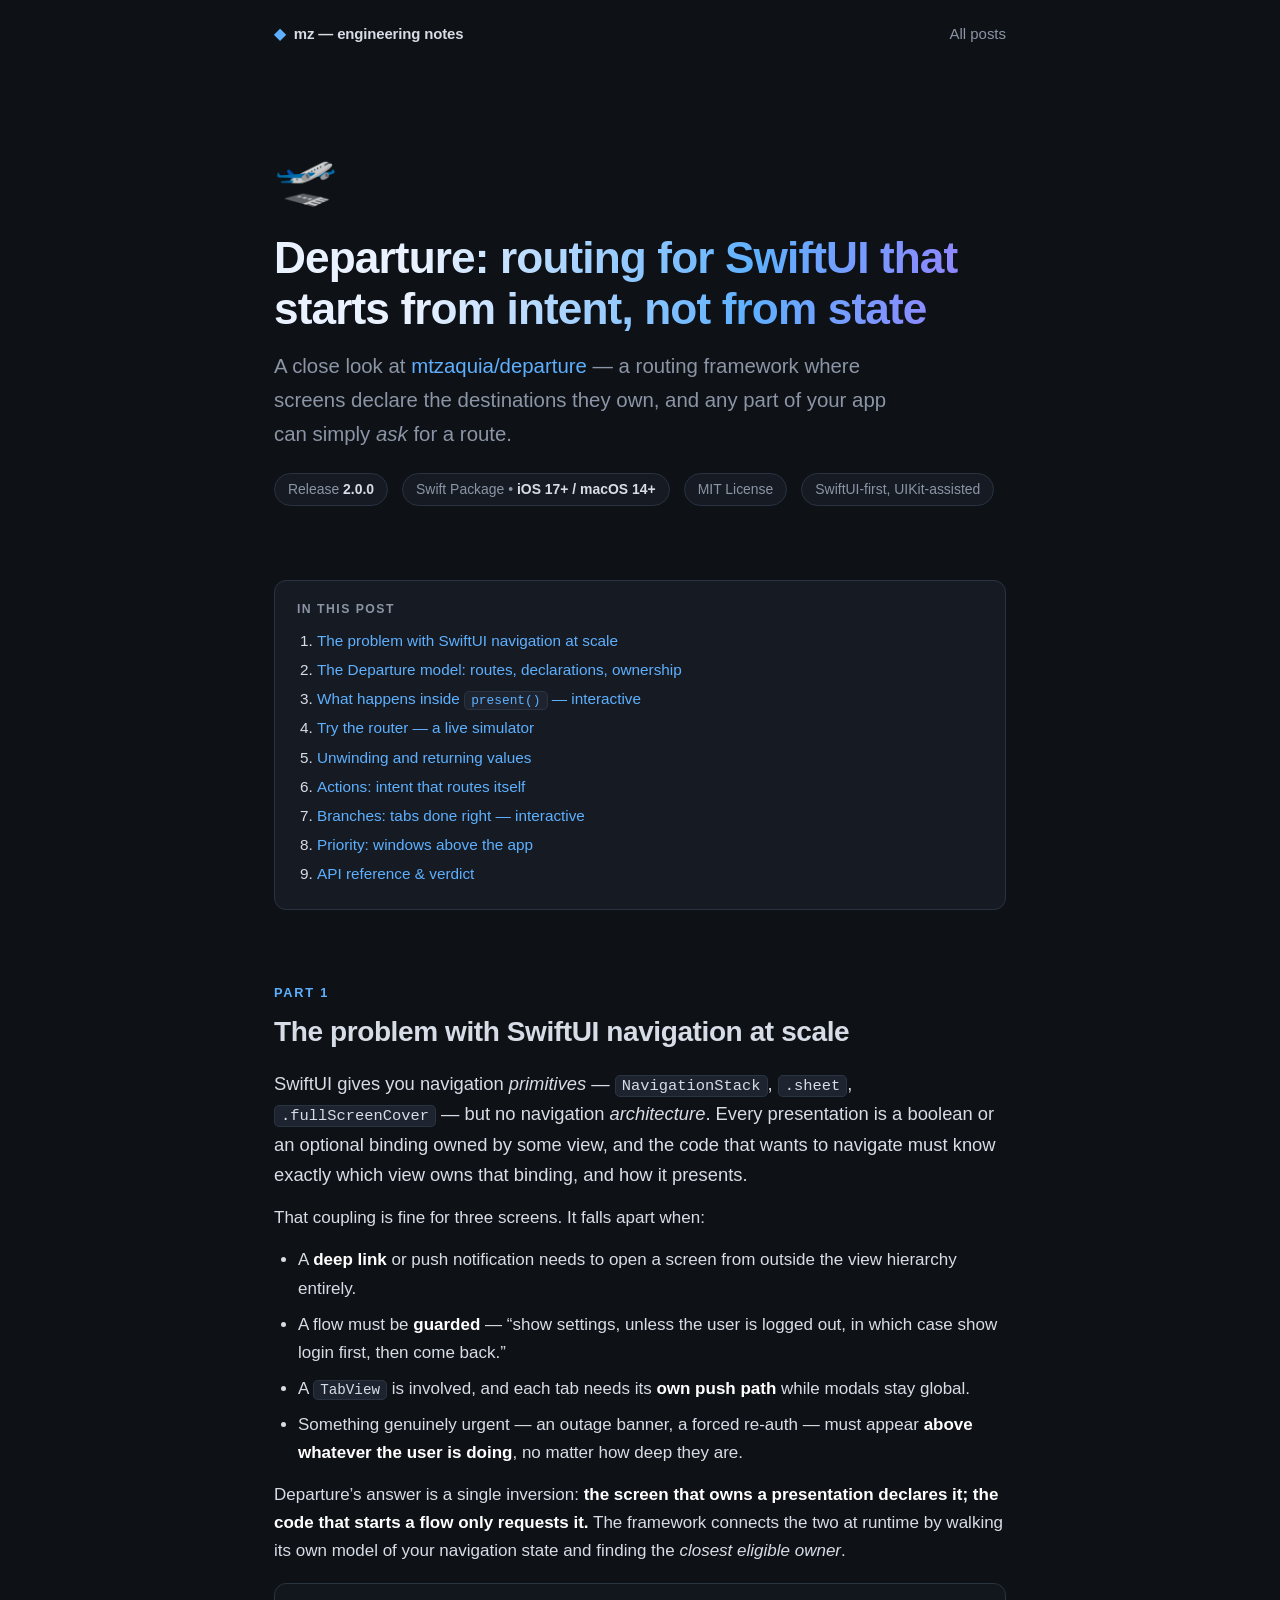
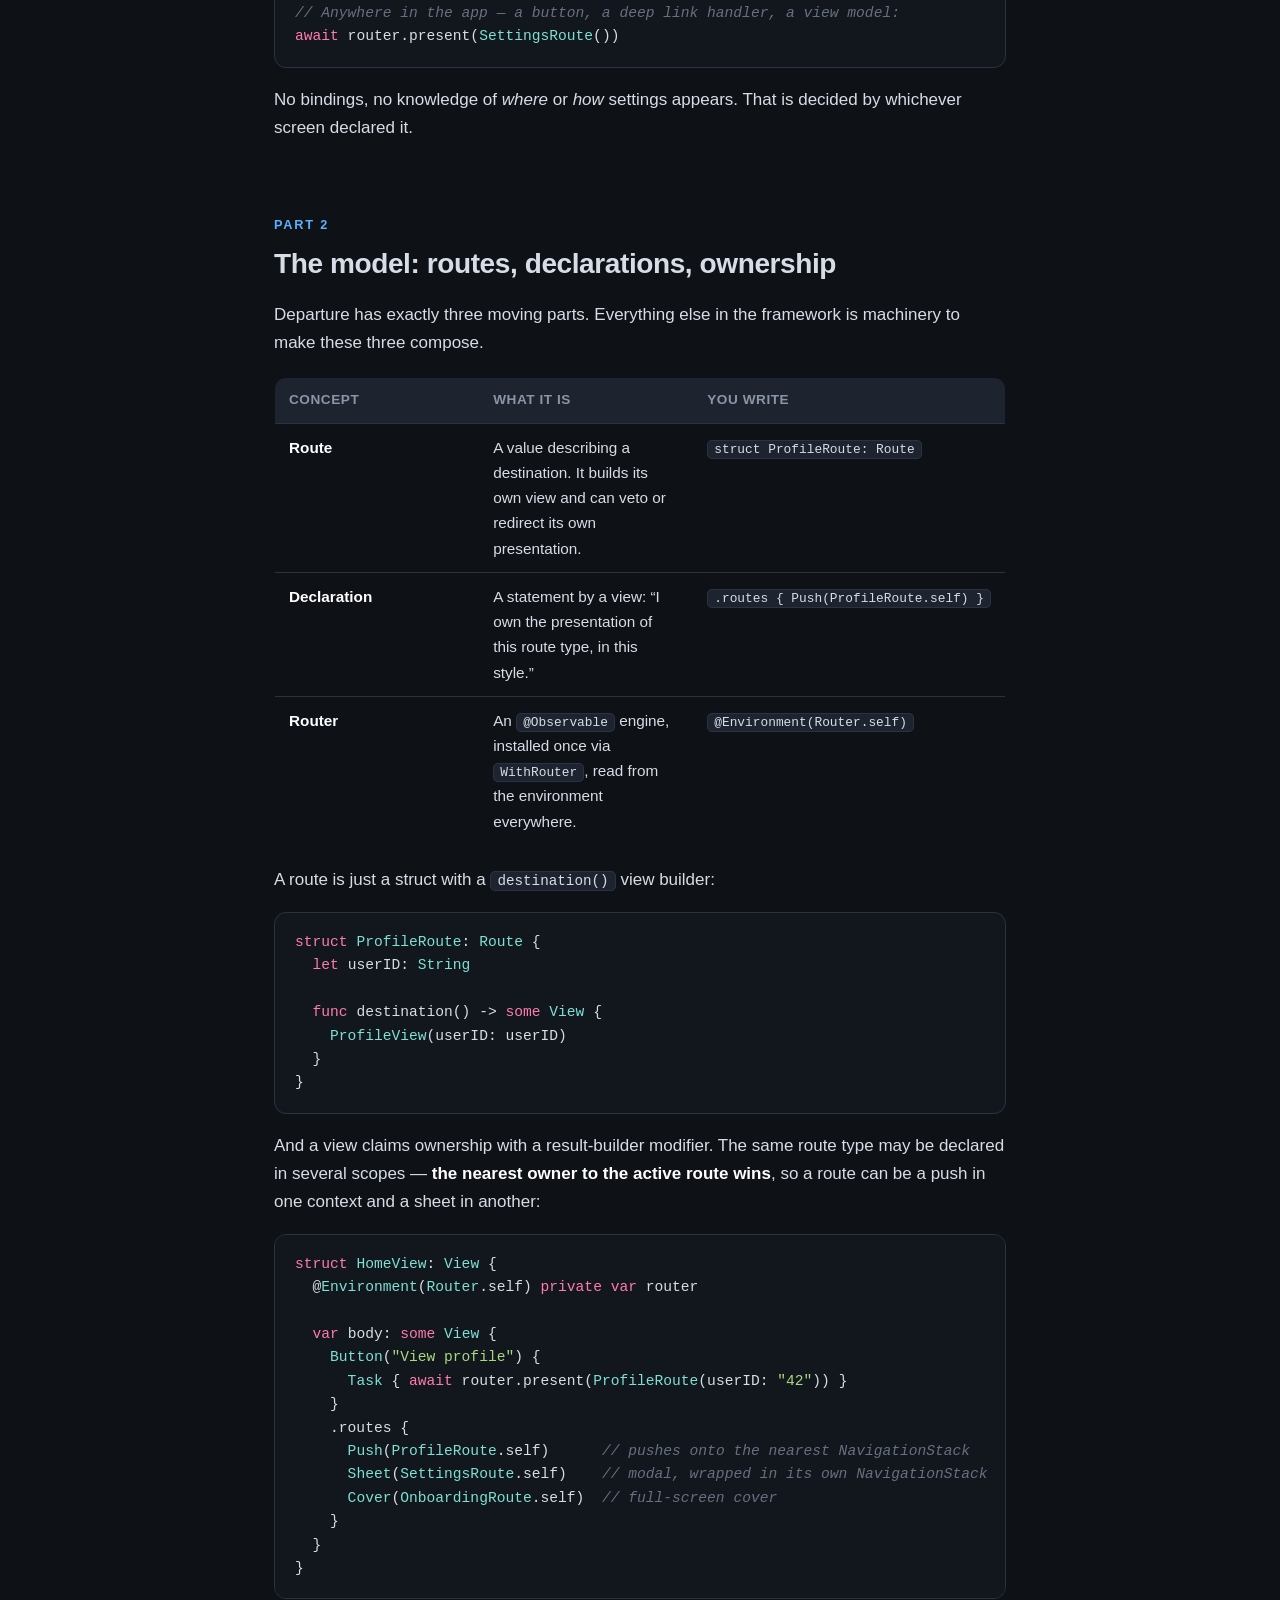
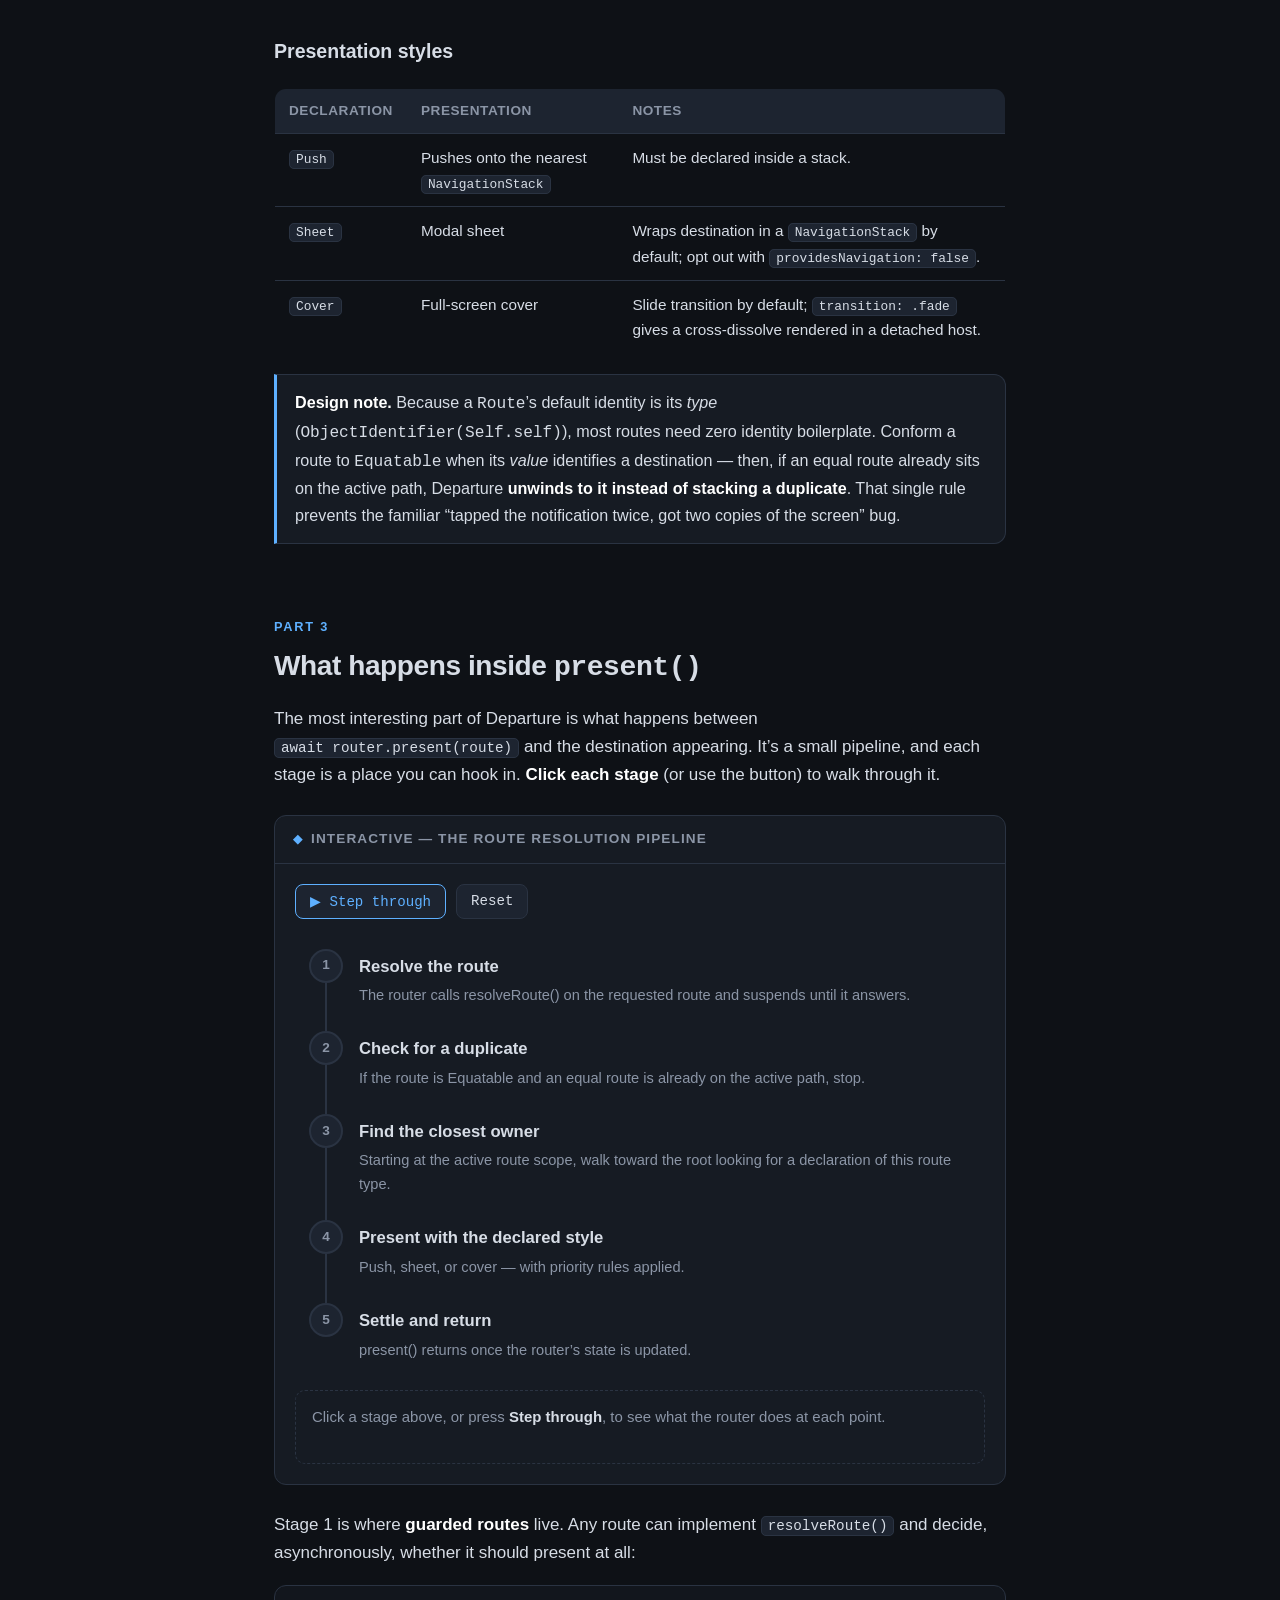
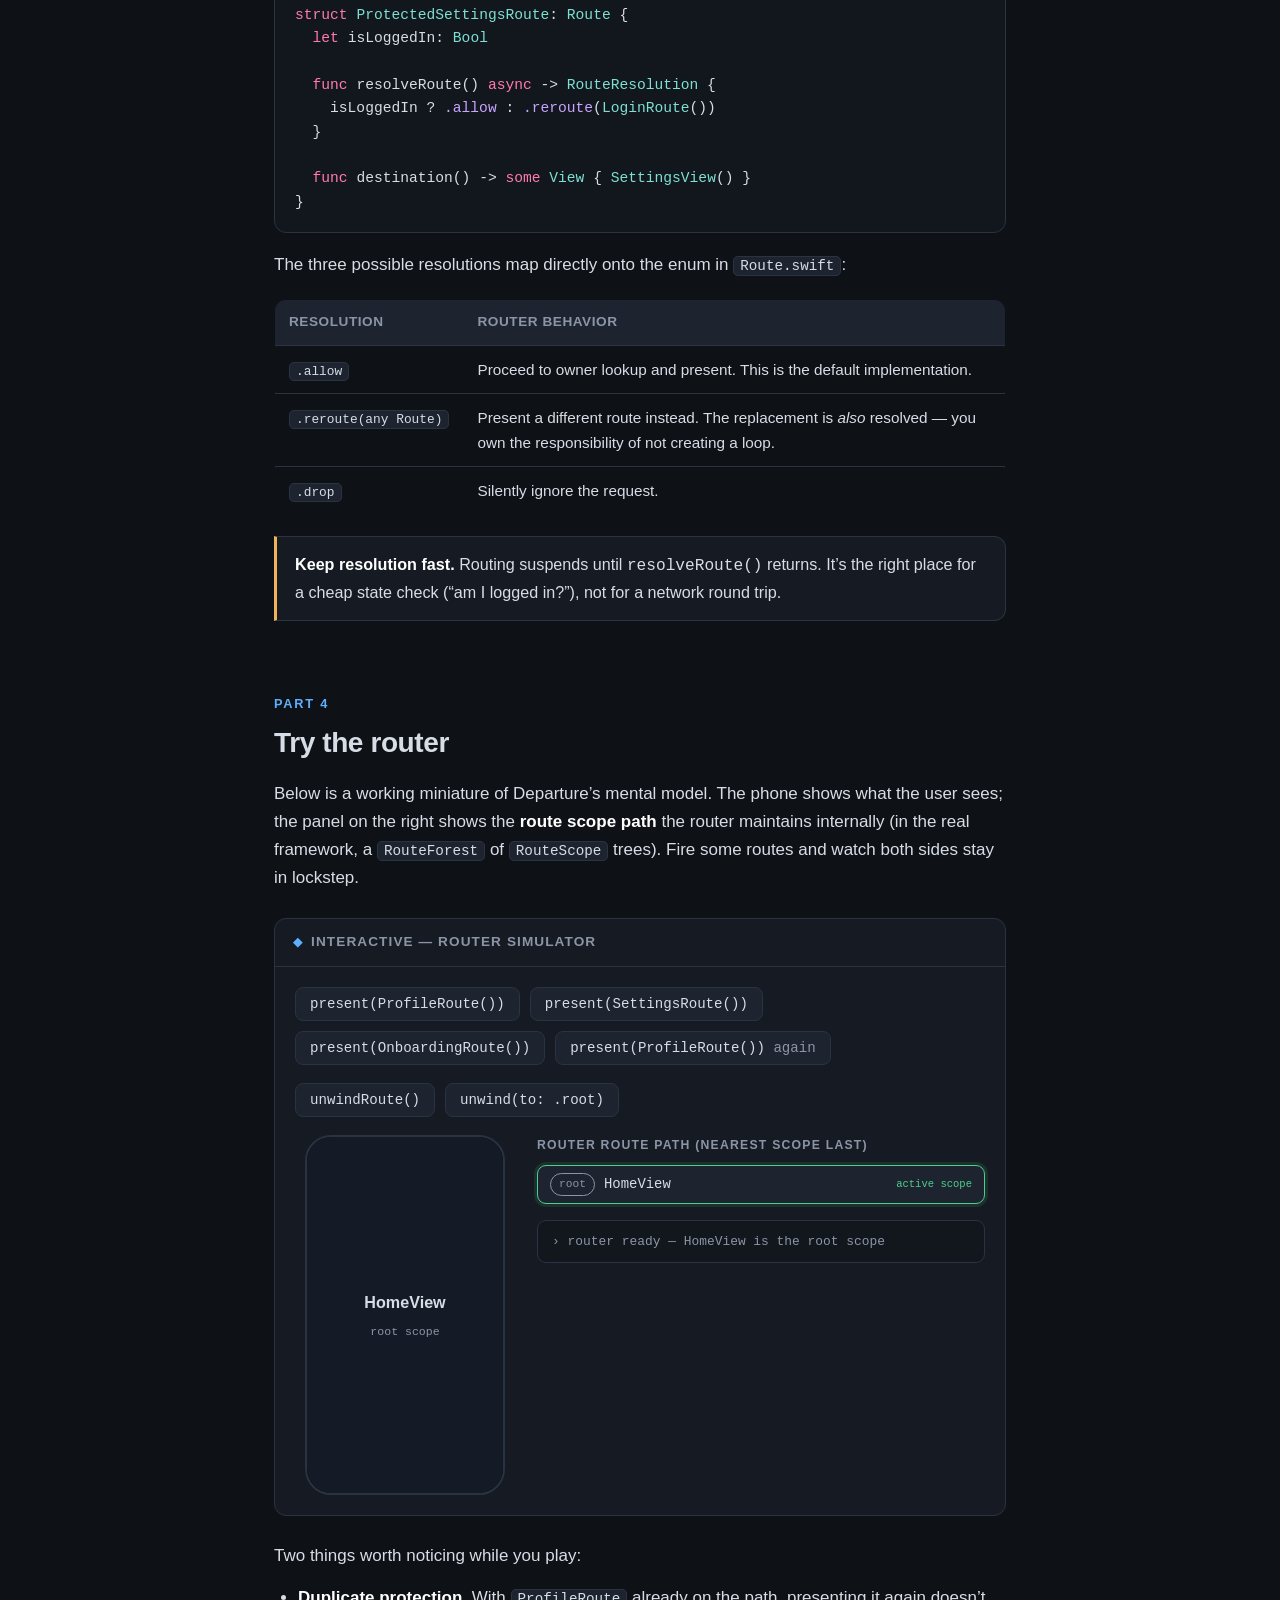
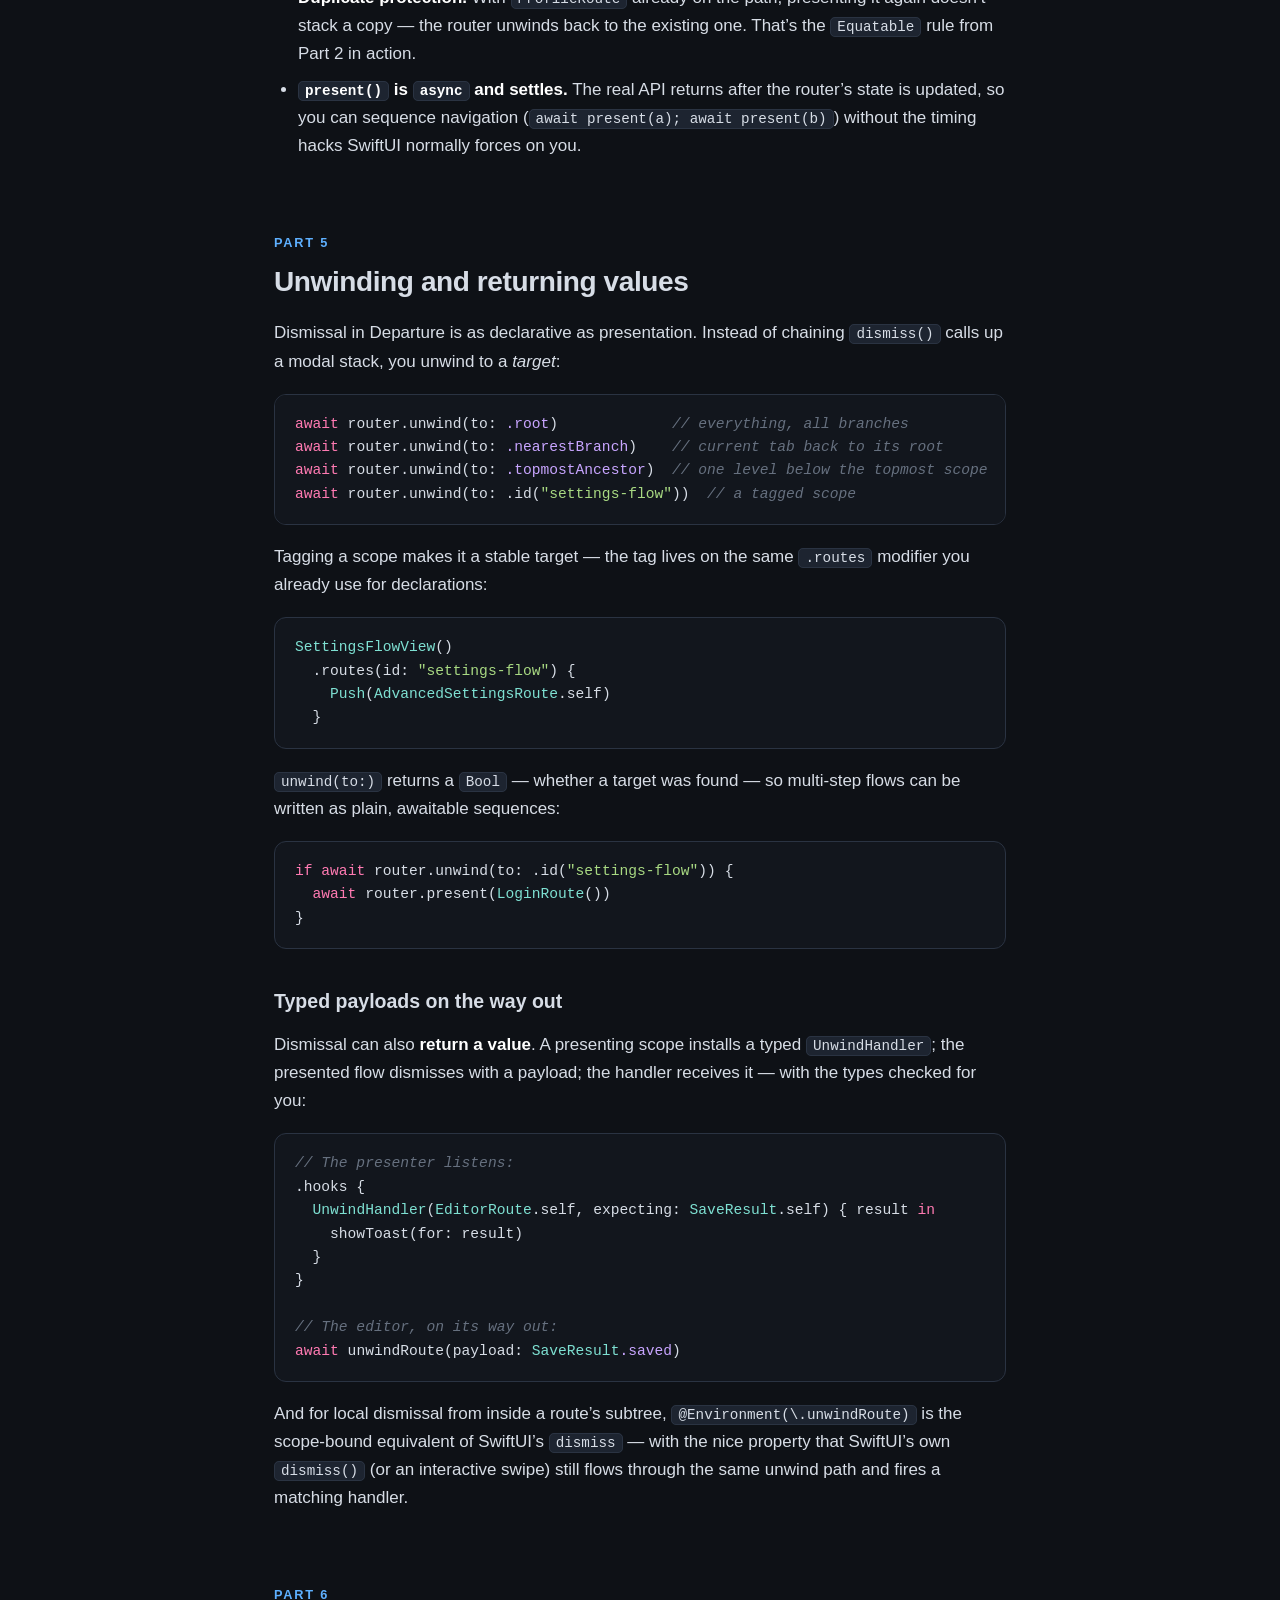
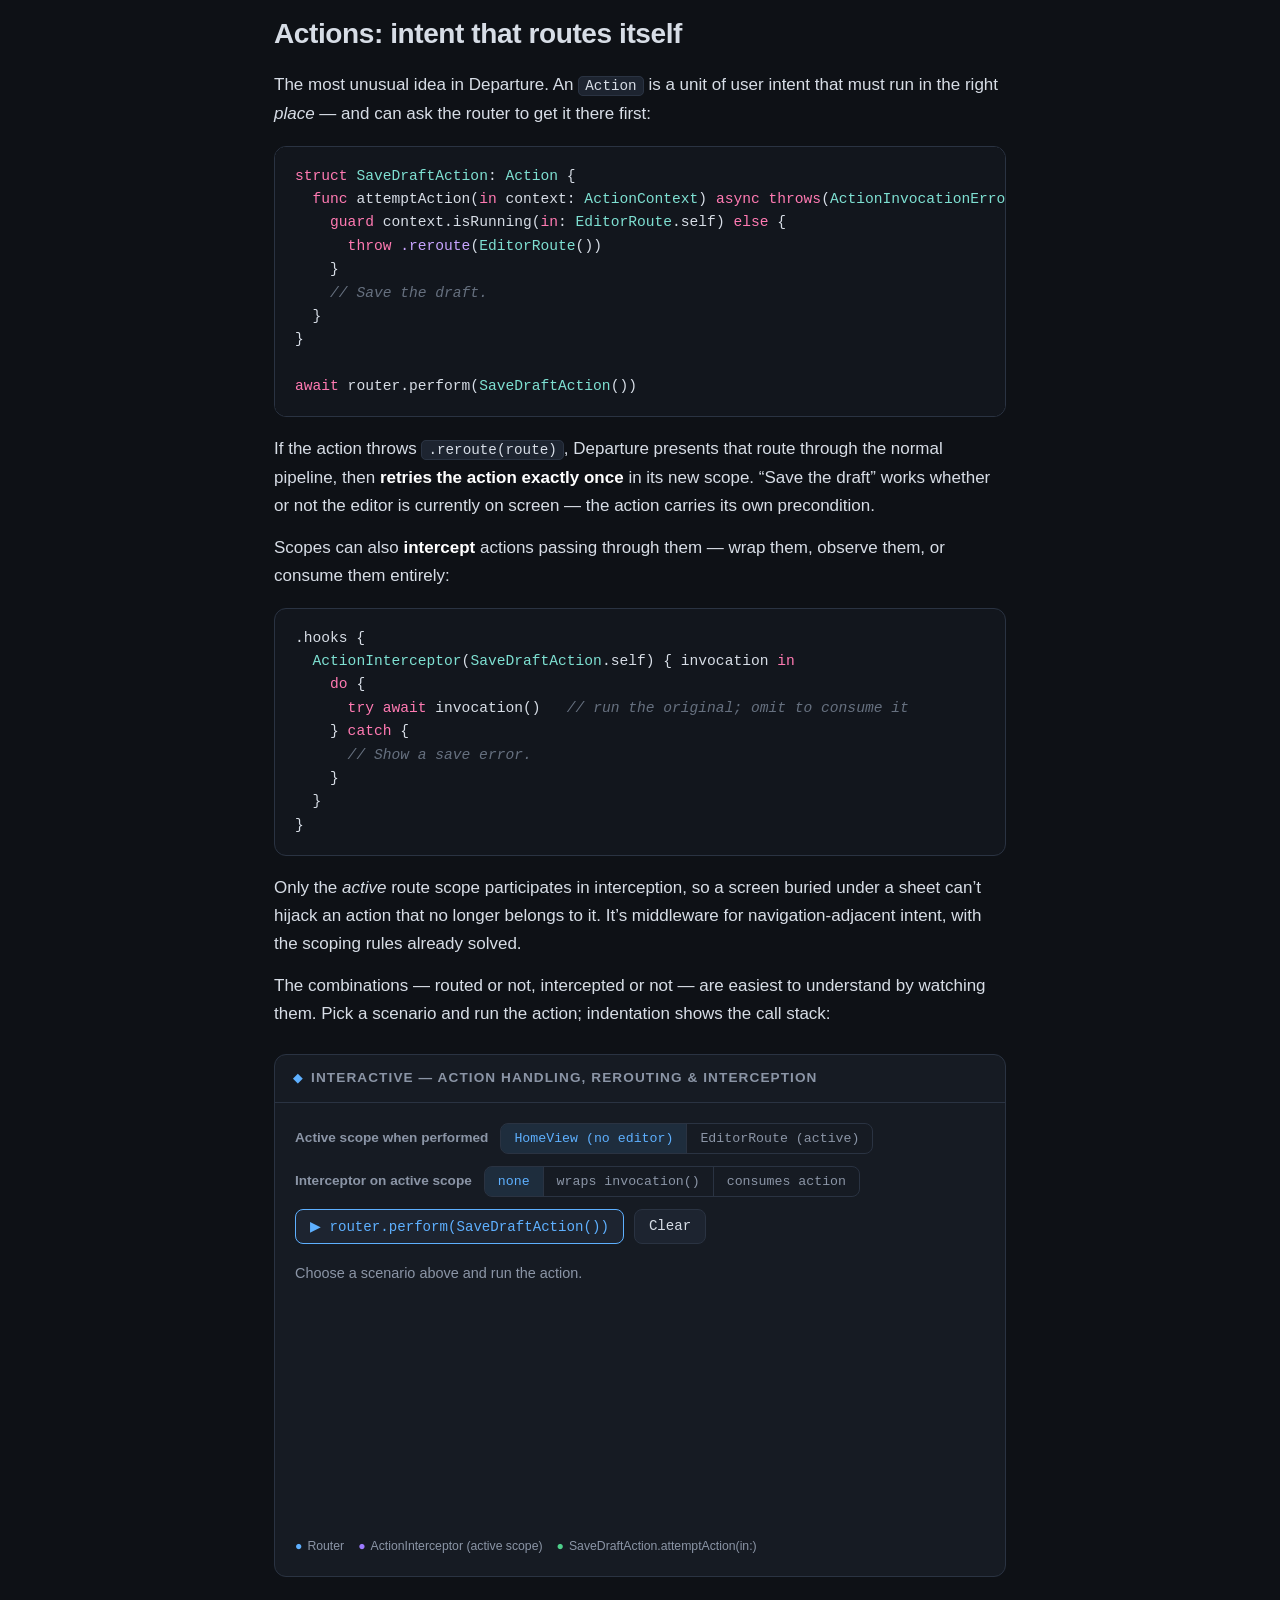
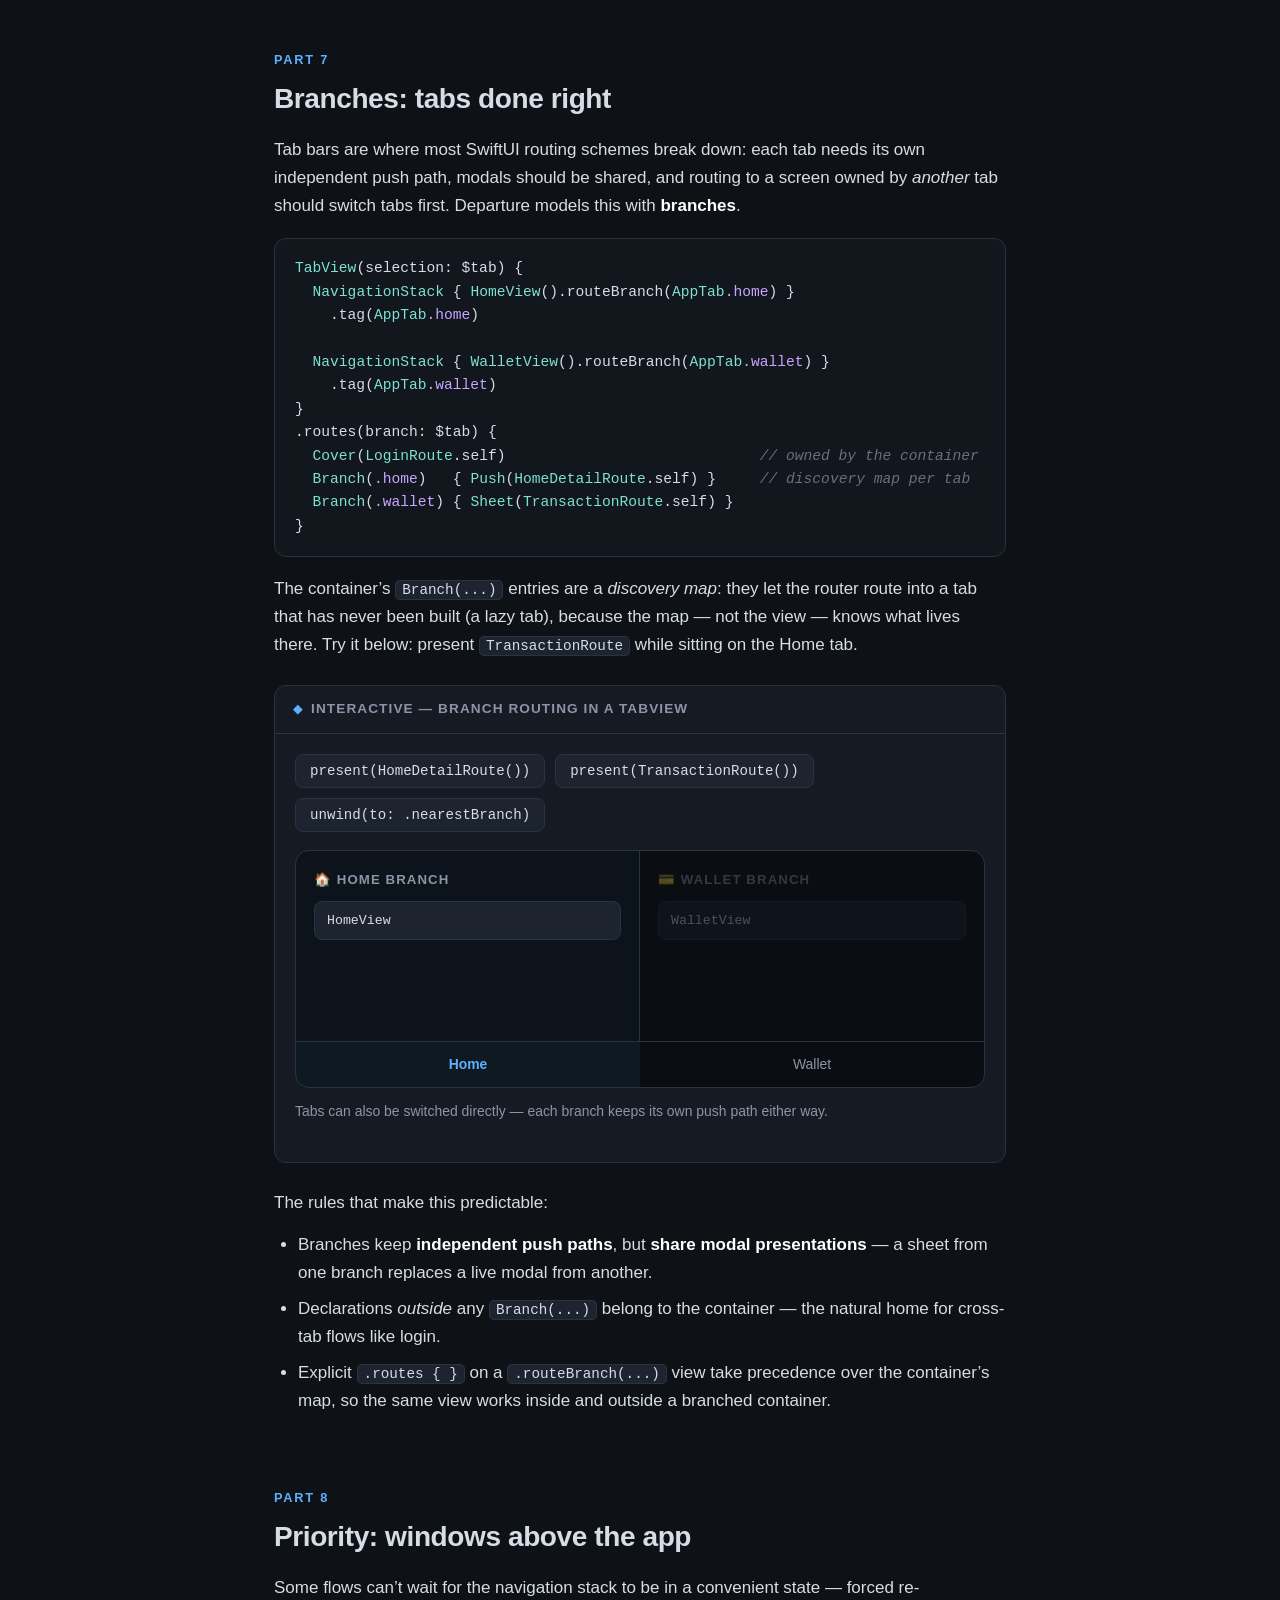
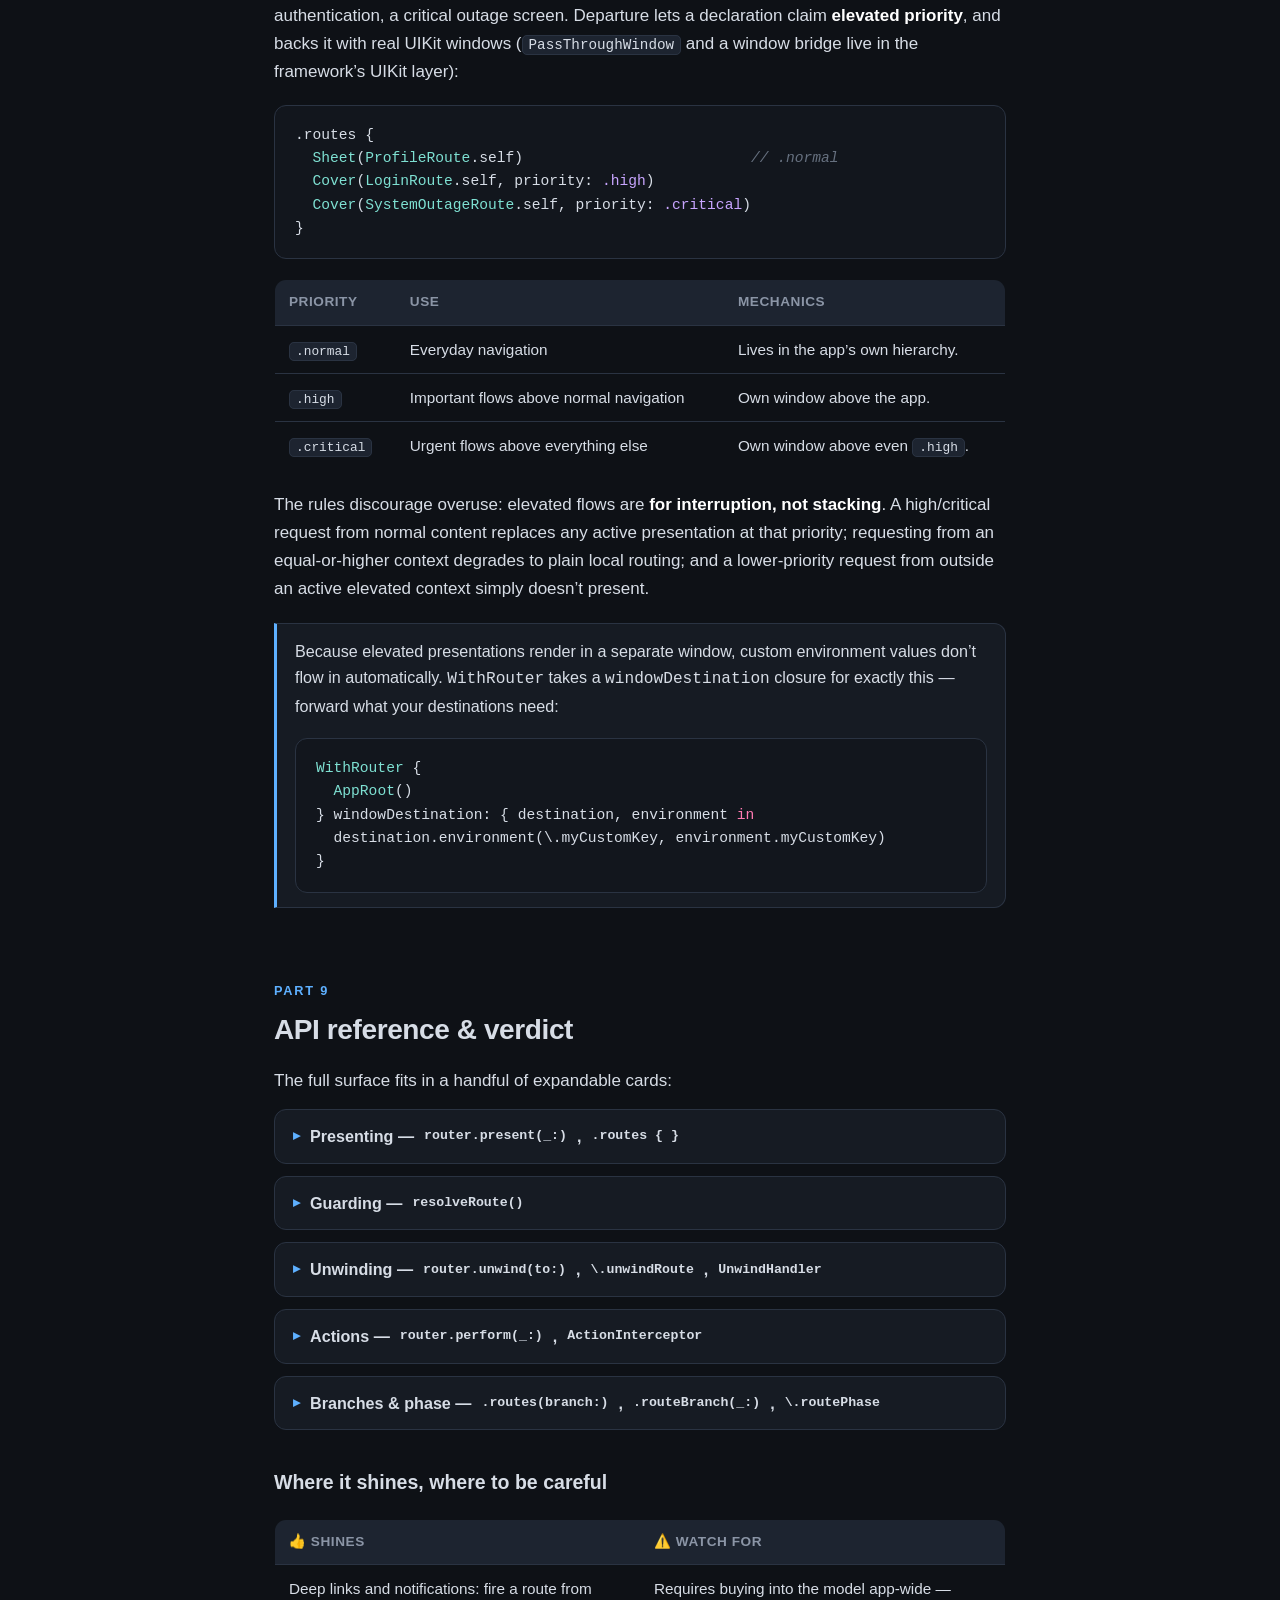
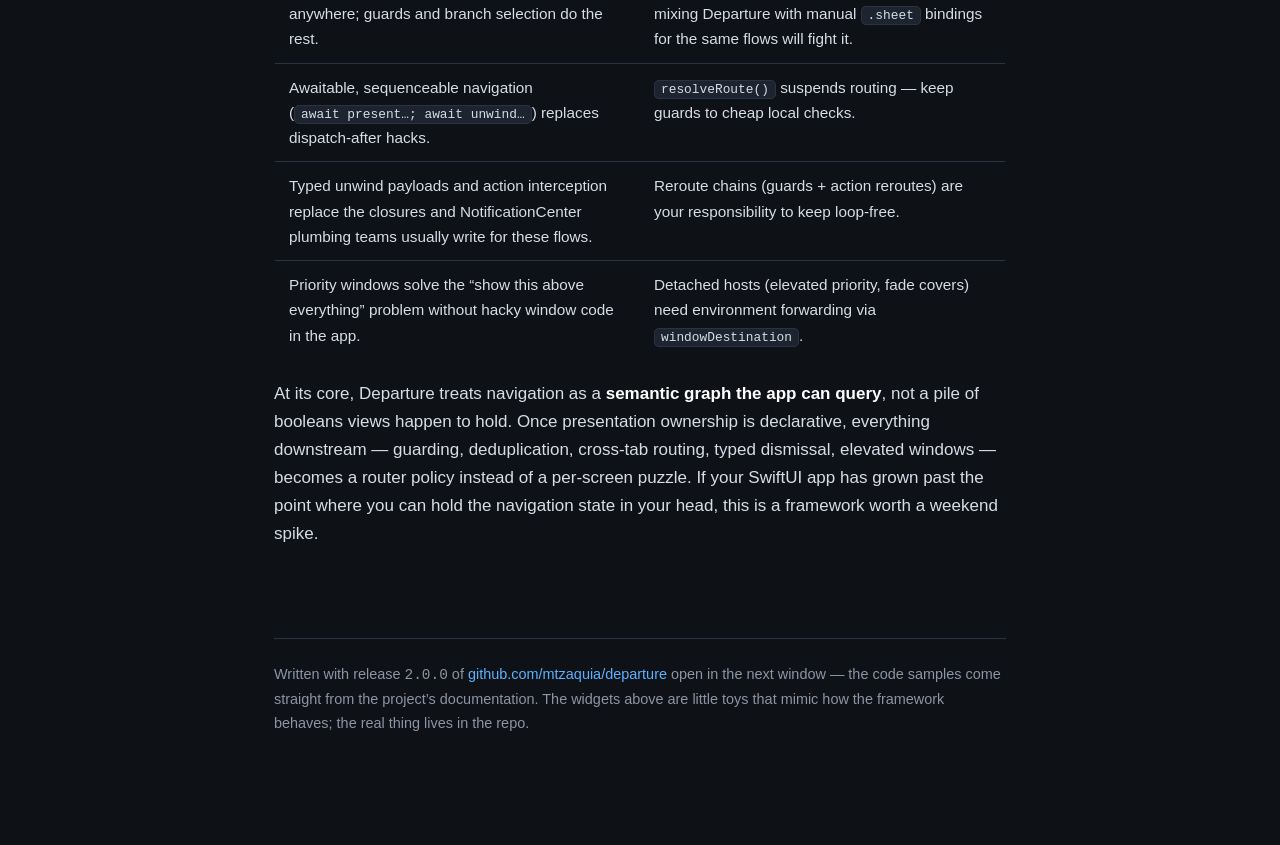
<file: posts/departure.html>
<!DOCTYPE html>
<html lang="en">
<head>
<meta charset="UTF-8">
<meta name="viewport" content="width=device-width, initial-scale=1.0">
<title>Departure — Intent-Driven Routing for SwiftUI</title>
<link rel="stylesheet" href="../assets/blog.css">
<style>
/* ---- post-specific styles: interactive widgets for this article ---- */
/* ---------- pipeline widget ---------- */
  .pipeline { display: flex; flex-direction: column; gap: 0; }
  .pipe-stage {
    display: flex; gap: 16px; align-items: flex-start; cursor: pointer;
    padding: 12px 14px; border-radius: 10px; transition: background 0.2s; position: relative;
  }
  .pipe-stage:hover { background: rgba(94,176,255,0.05); }
  .pipe-stage .node {
    flex-shrink: 0; width: 34px; height: 34px; border-radius: 50%;
    border: 2px solid var(--border); background: var(--surface-2);
    display: flex; align-items: center; justify-content: center;
    font-size: 0.8rem; font-weight: 700; color: var(--text-dim);
    transition: all 0.3s; z-index: 1;
  }
  .pipe-stage::before {
    content: ""; position: absolute; left: 30px; top: 46px; bottom: -12px; width: 2px;
    background: var(--border); transition: background 0.3s;
  }
  .pipe-stage:last-child::before { display: none; }
  .pipe-stage.active .node { border-color: var(--accent); color: var(--accent); box-shadow: 0 0 0 5px rgba(94,176,255,0.15); }
  .pipe-stage.done .node { border-color: var(--green); background: rgba(78,207,138,0.12); color: var(--green); }
  .pipe-stage.done::before { background: var(--green); }
  .pipe-stage h4 { font-size: 0.98rem; margin: 4px 0 3px; font-weight: 650; }
  .pipe-stage p { margin: 0; font-size: 0.86rem; color: var(--text-dim); }
  .pipe-detail {
    margin-top: 16px; padding: 14px 16px; border: 1px dashed var(--border);
    border-radius: 10px; font-size: 0.88rem; color: var(--text-dim); min-height: 74px;
  }
  .pipe-detail b { color: var(--text); }
  .pipe-detail .outcome { display: inline-block; margin: 6px 8px 0 0; padding: 2px 10px; border-radius: 999px; font-size: 0.78rem; font-family: "SF Mono", ui-monospace, monospace; }
  .oc-allow { border: 1px solid var(--green); color: var(--green); }
  .oc-reroute { border: 1px solid var(--amber); color: var(--amber); }
  .oc-drop { border: 1px solid var(--red); color: var(--red); }

  /* ---------- simulator ---------- */
  .sim-grid { display: grid; grid-template-columns: 220px 1fr; gap: 22px; }
  @media (max-width: 640px) { .sim-grid { grid-template-columns: 1fr; } }
  .phone {
    width: 200px; height: 360px; border: 2px solid var(--border); border-radius: 26px;
    background: #0a0d12; position: relative; overflow: hidden; margin: 0 auto;
  }
  .phone .screen-layer {
    position: absolute; inset: 0; display: flex; flex-direction: column;
    align-items: center; justify-content: center; gap: 6px;
    transition: transform 0.35s cubic-bezier(0.32, 0.72, 0, 1), opacity 0.3s;
    border-radius: 24px;
  }
  .screen-layer .scr-title { font-weight: 700; font-size: 0.95rem; }
  .screen-layer .scr-style { font-size: 0.68rem; font-family: "SF Mono", ui-monospace, monospace; color: var(--text-dim); }
  .screen-layer.style-sheet { top: 9%; border-top-left-radius: 16px; border-top-right-radius: 16px; box-shadow: 0 -12px 30px rgba(0,0,0,0.6); }
  .layer-enter-push { transform: translateX(100%); }
  .layer-enter-sheet { transform: translateY(100%); }
  .layer-enter-cover { transform: translateY(100%); }
  .layer-enter-fade { opacity: 0; }
  .tree-panel { min-height: 300px; }
  .tree-panel .tp-label { font-size: 0.72rem; text-transform: uppercase; letter-spacing: 0.1em; color: var(--text-dim); margin-bottom: 10px; font-weight: 600; }
  .tree-node {
    display: flex; align-items: center; gap: 9px; padding: 7px 12px; margin: 5px 0;
    border: 1px solid var(--border); border-radius: 9px; background: var(--surface-2);
    font-size: 0.82rem; font-family: "SF Mono", ui-monospace, monospace;
    animation: nodeIn 0.3s ease; position: relative;
  }
  @keyframes nodeIn { from { opacity: 0; transform: translateY(-6px); } to { opacity: 1; transform: none; } }
  .tree-node .style-tag { font-size: 0.66rem; padding: 1px 8px; border-radius: 999px; border: 1px solid; }
  .st-root { color: var(--text-dim); border-color: var(--text-dim); }
  .st-push { color: var(--accent); border-color: var(--accent); }
  .st-sheet { color: var(--accent-2); border-color: var(--accent-2); }
  .st-cover { color: var(--amber); border-color: var(--amber); }
  .tree-node.current { border-color: var(--green); box-shadow: 0 0 0 3px rgba(78,207,138,0.12); }
  .tree-node.current::after { content: "active scope"; margin-left: auto; font-size: 0.62rem; color: var(--green); }
  .sim-log {
    margin-top: 16px; padding: 10px 14px; background: var(--code-bg); border: 1px solid var(--border);
    border-radius: 9px; font-family: "SF Mono", ui-monospace, monospace; font-size: 0.76rem;
    color: var(--text-dim); max-height: 120px; overflow-y: auto;
  }
  .sim-log .lg-new { color: var(--green); }

  /* ---------- action flow widget ---------- */
  .ctl-row { display: flex; align-items: center; gap: 12px; margin-bottom: 12px; flex-wrap: wrap; font-size: 0.8rem; color: var(--text-dim); }
  .ctl-row .lbl { min-width: 175px; font-weight: 600; }
  .seg { display: inline-flex; border: 1px solid var(--border); border-radius: 8px; overflow: hidden; }
  .seg button {
    background: transparent; border: none; border-right: 1px solid var(--border);
    padding: 7px 13px; color: var(--text-dim); cursor: pointer; font-size: 0.78rem;
    font-family: "SF Mono", ui-monospace, Menlo, monospace; transition: all 0.15s;
  }
  .seg button:last-child { border-right: none; }
  .seg button:hover { color: var(--text); }
  .seg button.on { background: rgba(94,176,255,0.12); color: var(--accent); }
  .flow-area { margin-top: 16px; min-height: 260px; }
  .flow-step {
    display: flex; gap: 10px; align-items: flex-start; padding: 8px 12px; margin: 6px 0;
    border: 1px solid var(--border); border-radius: 9px; background: var(--surface-2);
    font-size: 0.84rem; animation: nodeIn 0.3s ease; line-height: 1.5;
  }
  .flow-step .actor {
    flex-shrink: 0; font-size: 0.64rem; font-family: "SF Mono", ui-monospace, monospace;
    padding: 2px 9px; border-radius: 999px; border: 1px solid; margin-top: 3px;
    text-transform: uppercase; letter-spacing: 0.05em;
  }
  .ac-router { color: var(--accent); border-color: var(--accent); }
  .ac-interceptor { color: var(--accent-2); border-color: var(--accent-2); }
  .ac-action { color: var(--green); border-color: var(--green); }
  .flow-step.warn { border-color: rgba(240,180,88,0.55); }
  .flow-step.ok { border-color: rgba(78,207,138,0.55); }
  .flow-step.err { border-color: rgba(242,112,138,0.55); }
  .flow-step code { background: var(--code-bg); border: 1px solid var(--border); border-radius: 5px; padding: 0 5px; font-size: 0.82em; }
  .flow-legend { display: flex; gap: 14px; flex-wrap: wrap; margin-top: 14px; font-size: 0.72rem; color: var(--text-dim); }
  .flow-legend span::before { content: "●"; margin-right: 5px; }
  .lg-r::before { color: var(--accent); } .lg-i::before { color: var(--accent-2); } .lg-a::before { color: var(--green); }

  /* ---------- branch demo ---------- */
  .branch-wrap { display: flex; flex-direction: column; gap: 0; border: 1px solid var(--border); border-radius: 14px; overflow: hidden; background: #0a0d12; }
  .branch-screens { display: grid; grid-template-columns: 1fr 1fr; }
  .branch-col { padding: 18px; min-height: 190px; border-right: 1px solid var(--border); transition: opacity 0.3s, background 0.3s; }
  .branch-col:last-child { border-right: none; }
  .branch-col.inactive { opacity: 0.32; }
  .branch-col.active-b { background: rgba(94,176,255,0.04); }
  .branch-col h5 { font-size: 0.78rem; text-transform: uppercase; letter-spacing: 0.08em; color: var(--text-dim); margin-bottom: 10px; }
  .stack-card {
    padding: 8px 12px; border: 1px solid var(--border); border-radius: 8px; margin-bottom: 7px;
    font-size: 0.78rem; font-family: "SF Mono", ui-monospace, monospace; background: var(--surface-2);
    animation: nodeIn 0.3s ease;
  }
  .tabbar { display: flex; border-top: 1px solid var(--border); }
  .tabbar .tab {
    flex: 1; text-align: center; padding: 11px; font-size: 0.82rem; cursor: pointer;
    color: var(--text-dim); transition: all 0.2s; user-select: none;
  }
  .tabbar .tab.sel { color: var(--accent); font-weight: 650; background: rgba(94,176,255,0.07); }
  .branch-note { font-size: 0.82rem; color: var(--text-dim); margin-top: 12px; min-height: 42px; }
  .branch-note b { color: var(--amber); }

  
  /* ---- responsive tweaks for this post's widgets ---- */
  @media (max-width: 640px) {
    .phone { width: 180px; height: 330px; }
    .pipe-stage { padding: 10px 8px; gap: 12px; }
    .pipe-stage .node { width: 30px; height: 30px; }
    .pipe-stage::before { left: 22px; top: 42px; }
    .flow-step { font-size: 0.79rem; padding: 7px 9px; }
    .ctl-row .lbl { min-width: 0; width: 100%; }
    .branch-screens { grid-template-columns: 1fr; }
    .branch-col { border-right: none; border-bottom: 1px solid var(--border); min-height: 0; padding: 14px; }
    .branch-col:last-child { border-bottom: none; }
    .sim-log { font-size: 0.7rem; }
  }
</style>
</head>
<body>

<nav class="site-nav">
  <a class="brand" href="../index.html"><span class="dot">◆</span> mz — engineering notes</a>
  <span class="nav-links"><a href="../index.html">All posts</a></span>
</nav>


<header class="hero">
  <div class="plane">🛫</div>
  <h1>Departure: routing for SwiftUI that starts from&nbsp;intent, not from state</h1>
  <p class="sub">A close look at <a href="https://github.com/mtzaquia/departure" target="_blank" rel="noopener">mtzaquia/departure</a> — a routing framework where screens declare the destinations they own, and any part of your app can simply <em>ask</em> for a route.</p>
  <div class="meta-row">
    <span class="pill">Release <b>2.0.0</b></span>
    <span class="pill">Swift Package • <b>iOS 17+ / macOS 14+</b></span>
    <span class="pill">MIT License</span>
    <span class="pill">SwiftUI-first, UIKit-assisted</span>
  </div>
</header>

<main>

<nav class="toc">
  <div class="toc-t">In this post</div>
  <ol>
    <li><a href="#problem">The problem with SwiftUI navigation at scale</a></li>
    <li><a href="#model">The Departure model: routes, declarations, ownership</a></li>
    <li><a href="#pipeline">What happens inside <code>present()</code> — interactive</a></li>
    <li><a href="#simulator">Try the router — a live simulator</a></li>
    <li><a href="#unwinding">Unwinding and returning values</a></li>
    <li><a href="#actions">Actions: intent that routes itself</a></li>
    <li><a href="#branches">Branches: tabs done right — interactive</a></li>
    <li><a href="#priority">Priority: windows above the app</a></li>
    <li><a href="#verdict">API reference & verdict</a></li>
  </ol>
</nav>

<!-- ============================================================ -->
<h2 id="problem"><span class="kicker">Part 1</span>The problem with SwiftUI navigation at scale</h2>

<p class="lede">SwiftUI gives you navigation <em>primitives</em> — <code>NavigationStack</code>, <code>.sheet</code>, <code>.fullScreenCover</code> — but no navigation <em>architecture</em>. Every presentation is a boolean or an optional binding owned by some view, and the code that wants to navigate must know exactly which view owns that binding, and how it presents.</p>

<p>That coupling is fine for three screens. It falls apart when:</p>
<ul style="padding-left: 24px; margin: 14px 0;">
  <li style="margin: 8px 0;">A <strong>deep link</strong> or push notification needs to open a screen from outside the view hierarchy entirely.</li>
  <li style="margin: 8px 0;">A flow must be <strong>guarded</strong> — “show settings, unless the user is logged out, in which case show login first, then come back.”</li>
  <li style="margin: 8px 0;">A <code>TabView</code> is involved, and each tab needs its <strong>own push path</strong> while modals stay global.</li>
  <li style="margin: 8px 0;">Something genuinely urgent — an outage banner, a forced re-auth — must appear <strong>above whatever the user is doing</strong>, no matter how deep they are.</li>
</ul>

<p>Departure’s answer is a single inversion: <strong>the screen that owns a presentation declares it; the code that starts a flow only requests it.</strong> The framework connects the two at runtime by walking its own model of your navigation state and finding the <em>closest eligible owner</em>.</p>

<pre><code class="swift">// Anywhere in the app — a button, a deep link handler, a view model:
await router.present(SettingsRoute())</code></pre>

<p>No bindings, no knowledge of <em>where</em> or <em>how</em> settings appears. That is decided by whichever screen declared it.</p>

<!-- ============================================================ -->
<h2 id="model"><span class="kicker">Part 2</span>The model: routes, declarations, ownership</h2>

<p>Departure has exactly three moving parts. Everything else in the framework is machinery to make these three compose.</p>

<div class="table-scroll" role="region" aria-label="Departure concepts" tabindex="0">
<table>
  <thead><tr><th style="width:28%">Concept</th><th>What it is</th><th style="width:34%">You write</th></tr></thead>
  <tbody>
    <tr>
      <td><strong>Route</strong></td>
      <td>A value describing a destination. It builds its own view and can veto or redirect its own presentation.</td>
      <td><code>struct ProfileRoute: Route</code></td>
    </tr>
    <tr>
      <td><strong>Declaration</strong></td>
      <td>A statement by a view: “I own the presentation of this route type, in this style.”</td>
      <td><code>.routes { Push(ProfileRoute.self) }</code></td>
    </tr>
    <tr>
      <td><strong>Router</strong></td>
      <td>An <code>@Observable</code> engine, installed once via <code>WithRouter</code>, read from the environment everywhere.</td>
      <td><code>@Environment(Router.self)</code></td>
    </tr>
  </tbody>
</table>
</div>

<p>A route is just a struct with a <code>destination()</code> view builder:</p>

<pre><code class="swift">struct ProfileRoute: Route {
  let userID: String

  func destination() -> some View {
    ProfileView(userID: userID)
  }
}</code></pre>

<p>And a view claims ownership with a result-builder modifier. The same route type may be declared in several scopes — <strong>the nearest owner to the active route wins</strong>, so a route can be a push in one context and a sheet in another:</p>

<pre><code class="swift">struct HomeView: View {
  @Environment(Router.self) private var router

  var body: some View {
    Button("View profile") {
      Task { await router.present(ProfileRoute(userID: "42")) }
    }
    .routes {
      Push(ProfileRoute.self)      // pushes onto the nearest NavigationStack
      Sheet(SettingsRoute.self)    // modal, wrapped in its own NavigationStack
      Cover(OnboardingRoute.self)  // full-screen cover
    }
  }
}</code></pre>

<h3>Presentation styles</h3>

<div class="table-scroll" role="region" aria-label="Presentation styles" tabindex="0">
<table>
  <thead><tr><th>Declaration</th><th>Presentation</th><th>Notes</th></tr></thead>
  <tbody>
    <tr><td><code>Push</code></td><td>Pushes onto the nearest <code>NavigationStack</code></td><td>Must be declared inside a stack.</td></tr>
    <tr><td><code>Sheet</code></td><td>Modal sheet</td><td>Wraps destination in a <code>NavigationStack</code> by default; opt out with <code>providesNavigation: false</code>.</td></tr>
    <tr><td><code>Cover</code></td><td>Full-screen cover</td><td>Slide transition by default; <code>transition: .fade</code> gives a cross-dissolve rendered in a detached host.</td></tr>
  </tbody>
</table>
</div>

<div class="callout">
<strong>Design note.</strong> Because a <code>Route</code>’s default identity is its <em>type</em> (<code>ObjectIdentifier(Self.self)</code>), most routes need zero identity boilerplate. Conform a route to <code>Equatable</code> when its <em>value</em> identifies a destination — then, if an equal route already sits on the active path, Departure <strong>unwinds to it instead of stacking a duplicate</strong>. That single rule prevents the familiar “tapped the notification twice, got two copies of the screen” bug.
</div>

<!-- ============================================================ -->
<h2 id="pipeline"><span class="kicker">Part 3</span>What happens inside <code>present()</code></h2>

<p>The most interesting part of Departure is what happens between <code>await router.present(route)</code> and the destination appearing. It’s a small pipeline, and each stage is a place you can hook in. <strong>Click each stage</strong> (or use the button) to walk through it.</p>

<div class="widget">
  <div class="widget-title">Interactive — the route resolution pipeline</div>
  <div class="widget-body">
    <div class="btn-row">
      <button class="ctl primary" id="pipe-step">▶ Step through</button>
      <button class="ctl" id="pipe-reset">Reset</button>
    </div>
    <div class="pipeline" id="pipe-stages"></div>
    <div class="pipe-detail" id="pipe-detail">Click a stage above, or press <b>Step through</b>, to see what the router does at each point.</div>
  </div>
</div>

<p>Stage 1 is where <strong>guarded routes</strong> live. Any route can implement <code>resolveRoute()</code> and decide, asynchronously, whether it should present at all:</p>

<pre><code class="swift">struct ProtectedSettingsRoute: Route {
  let isLoggedIn: Bool

  func resolveRoute() async -> RouteResolution {
    isLoggedIn ? .allow : .reroute(LoginRoute())
  }

  func destination() -> some View { SettingsView() }
}</code></pre>

<p>The three possible resolutions map directly onto the enum in <code>Route.swift</code>:</p>

<div class="table-scroll" role="region" aria-label="Route resolutions" tabindex="0">
<table>
  <thead><tr><th>Resolution</th><th>Router behavior</th></tr></thead>
  <tbody>
    <tr><td><code>.allow</code></td><td>Proceed to owner lookup and present. This is the default implementation.</td></tr>
    <tr><td><code>.reroute(any Route)</code></td><td>Present a different route instead. The replacement is <em>also</em> resolved — you own the responsibility of not creating a loop.</td></tr>
    <tr><td><code>.drop</code></td><td>Silently ignore the request.</td></tr>
  </tbody>
</table>
</div>

<div class="callout warn">
<strong>Keep resolution fast.</strong> Routing suspends until <code>resolveRoute()</code> returns. It’s the right place for a cheap state check (“am I logged in?”), not for a network round trip.
</div>

<!-- ============================================================ -->
<h2 id="simulator"><span class="kicker">Part 4</span>Try the router</h2>

<p>Below is a working miniature of Departure’s mental model. The phone shows what the user sees; the panel on the right shows the <strong>route scope path</strong> the router maintains internally (in the real framework, a <code>RouteForest</code> of <code>RouteScope</code> trees). Fire some routes and watch both sides stay in lockstep.</p>

<div class="widget">
  <div class="widget-title">Interactive — router simulator</div>
  <div class="widget-body">
    <div class="btn-row">
      <button class="ctl" data-sim="push">present(ProfileRoute())</button>
      <button class="ctl" data-sim="sheet">present(SettingsRoute())</button>
      <button class="ctl" data-sim="cover">present(OnboardingRoute())</button>
      <button class="ctl" data-sim="dup">present(ProfileRoute()) <span class="dim">again</span></button>
    </div>
    <div class="btn-row">
      <button class="ctl" data-sim="unwind1">unwindRoute()</button>
      <button class="ctl" data-sim="root">unwind(to: .root)</button>
    </div>
    <div class="sim-grid">
      <div class="phone" id="phone"></div>
      <div class="tree-panel">
        <div class="tp-label">Router route path (nearest scope last)</div>
        <div id="tree"></div>
        <div class="sim-log" id="sim-log"></div>
      </div>
    </div>
  </div>
</div>

<p>Two things worth noticing while you play:</p>
<ul style="padding-left: 24px;">
  <li style="margin: 8px 0;"><strong>Duplicate protection.</strong> With <code>ProfileRoute</code> already on the path, presenting it again doesn’t stack a copy — the router unwinds back to the existing one. That’s the <code>Equatable</code> rule from Part 2 in action.</li>
  <li style="margin: 8px 0;"><strong><code>present()</code> is <code>async</code> and settles.</strong> The real API returns after the router’s state is updated, so you can sequence navigation (<code>await present(a); await present(b)</code>) without the timing hacks SwiftUI normally forces on you.</li>
</ul>

<!-- ============================================================ -->
<h2 id="unwinding"><span class="kicker">Part 5</span>Unwinding and returning values</h2>

<p>Dismissal in Departure is as declarative as presentation. Instead of chaining <code>dismiss()</code> calls up a modal stack, you unwind to a <em>target</em>:</p>

<pre><code class="swift">await router.unwind(to: .root)             // everything, all branches
await router.unwind(to: .nearestBranch)    // current tab back to its root
await router.unwind(to: .topmostAncestor)  // one level below the topmost scope
await router.unwind(to: .id("settings-flow"))  // a tagged scope</code></pre>

<p>Tagging a scope makes it a stable target — the tag lives on the same <code>.routes</code> modifier you already use for declarations:</p>

<pre><code class="swift">SettingsFlowView()
  .routes(id: "settings-flow") {
    Push(AdvancedSettingsRoute.self)
  }</code></pre>

<p><code>unwind(to:)</code> returns a <code>Bool</code> — whether a target was found — so multi-step flows can be written as plain, awaitable sequences:</p>

<pre><code class="swift">if await router.unwind(to: .id("settings-flow")) {
  await router.present(LoginRoute())
}</code></pre>

<h3>Typed payloads on the way out</h3>

<p>Dismissal can also <strong>return a value</strong>. A presenting scope installs a typed <code>UnwindHandler</code>; the presented flow dismisses with a payload; the handler receives it — with the types checked for you:</p>

<pre><code class="swift">// The presenter listens:
.hooks {
  UnwindHandler(EditorRoute.self, expecting: SaveResult.self) { result in
    showToast(for: result)
  }
}

// The editor, on its way out:
await unwindRoute(payload: SaveResult.saved)</code></pre>

<p>And for local dismissal from inside a route’s subtree, <code>@Environment(\.unwindRoute)</code> is the scope-bound equivalent of SwiftUI’s <code>dismiss</code> — with the nice property that SwiftUI’s own <code>dismiss()</code> (or an interactive swipe) still flows through the same unwind path and fires a matching handler.</p>

<!-- ============================================================ -->
<h2 id="actions"><span class="kicker">Part 6</span>Actions: intent that routes itself</h2>

<p>The most unusual idea in Departure. An <code>Action</code> is a unit of user intent that must run in the right <em>place</em> — and can ask the router to get it there first:</p>

<pre><code class="swift">struct SaveDraftAction: Action {
  func attemptAction(in context: ActionContext) async throws(ActionInvocationError) {
    guard context.isRunning(in: EditorRoute.self) else {
      throw .reroute(EditorRoute())
    }
    // Save the draft.
  }
}

await router.perform(SaveDraftAction())</code></pre>

<p>If the action throws <code>.reroute(route)</code>, Departure presents that route through the normal pipeline, then <strong>retries the action exactly once</strong> in its new scope. “Save the draft” works whether or not the editor is currently on screen — the action carries its own precondition.</p>

<p>Scopes can also <strong>intercept</strong> actions passing through them — wrap them, observe them, or consume them entirely:</p>

<pre><code class="swift">.hooks {
  ActionInterceptor(SaveDraftAction.self) { invocation in
    do {
      try await invocation()   // run the original; omit to consume it
    } catch {
      // Show a save error.
    }
  }
}</code></pre>

<p>Only the <em>active</em> route scope participates in interception, so a screen buried under a sheet can’t hijack an action that no longer belongs to it. It’s middleware for navigation-adjacent intent, with the scoping rules already solved.</p>

<p>The combinations — routed or not, intercepted or not — are easiest to understand by watching them. Pick a scenario and run the action; indentation shows the call stack:</p>

<div class="widget">
  <div class="widget-title">Interactive — action handling, rerouting &amp; interception</div>
  <div class="widget-body">
    <div class="ctl-row">
      <span class="lbl">Active scope when performed</span>
      <span class="seg" id="seg-scope">
        <button data-v="home" class="on">HomeView (no editor)</button>
        <button data-v="editor">EditorRoute (active)</button>
      </span>
    </div>
    <div class="ctl-row">
      <span class="lbl">Interceptor on active scope</span>
      <span class="seg" id="seg-int">
        <button data-v="none" class="on">none</button>
        <button data-v="wrap">wraps invocation()</button>
        <button data-v="consume">consumes action</button>
      </span>
    </div>
    <div class="btn-row" style="margin-top: 6px;">
      <button class="ctl primary" id="af-run">▶ router.perform(SaveDraftAction())</button>
      <button class="ctl" id="af-clear">Clear</button>
    </div>
    <div class="flow-area" id="flow-area"><p class="dim" style="font-size: 0.85rem;">Choose a scenario above and run the action.</p></div>
    <div class="flow-legend">
      <span class="lg-r">Router</span>
      <span class="lg-i">ActionInterceptor (active scope)</span>
      <span class="lg-a">SaveDraftAction.attemptAction(in:)</span>
    </div>
  </div>
</div>

<!-- ============================================================ -->
<h2 id="branches"><span class="kicker">Part 7</span>Branches: tabs done right</h2>

<p>Tab bars are where most SwiftUI routing schemes break down: each tab needs its own independent push path, modals should be shared, and routing to a screen owned by <em>another</em> tab should switch tabs first. Departure models this with <strong>branches</strong>.</p>

<pre><code class="swift">TabView(selection: $tab) {
  NavigationStack { HomeView().routeBranch(AppTab.home) }
    .tag(AppTab.home)

  NavigationStack { WalletView().routeBranch(AppTab.wallet) }
    .tag(AppTab.wallet)
}
.routes(branch: $tab) {
  Cover(LoginRoute.self)                             // owned by the container
  Branch(.home)   { Push(HomeDetailRoute.self) }     // discovery map per tab
  Branch(.wallet) { Sheet(TransactionRoute.self) }
}</code></pre>

<p>The container’s <code>Branch(...)</code> entries are a <em>discovery map</em>: they let the router route into a tab that has never been built (a lazy tab), because the map — not the view — knows what lives there. Try it below: present <code>TransactionRoute</code> while sitting on the Home tab.</p>

<div class="widget">
  <div class="widget-title">Interactive — branch routing in a TabView</div>
  <div class="widget-body">
    <div class="btn-row">
      <button class="ctl" data-br="homedetail">present(HomeDetailRoute())</button>
      <button class="ctl" data-br="tx">present(TransactionRoute())</button>
      <button class="ctl" data-br="nearest">unwind(to: .nearestBranch)</button>
    </div>
    <div class="branch-wrap">
      <div class="branch-screens">
        <div class="branch-col" id="col-home">
          <h5>🏠 Home branch</h5>
          <div id="stack-home"></div>
        </div>
        <div class="branch-col" id="col-wallet">
          <h5>💳 Wallet branch</h5>
          <div id="stack-wallet"></div>
        </div>
      </div>
      <div class="tabbar">
        <div class="tab sel" id="tab-home">Home</div>
        <div class="tab" id="tab-wallet">Wallet</div>
      </div>
    </div>
    <div class="branch-note" id="branch-note">Tabs can also be switched directly — each branch keeps its own push path either way.</div>
  </div>
</div>

<p>The rules that make this predictable:</p>
<ul style="padding-left: 24px;">
  <li style="margin: 8px 0;">Branches keep <strong>independent push paths</strong>, but <strong>share modal presentations</strong> — a sheet from one branch replaces a live modal from another.</li>
  <li style="margin: 8px 0;">Declarations <em>outside</em> any <code>Branch(...)</code> belong to the container — the natural home for cross-tab flows like login.</li>
  <li style="margin: 8px 0;">Explicit <code>.routes { }</code> on a <code>.routeBranch(...)</code> view take precedence over the container’s map, so the same view works inside and outside a branched container.</li>
</ul>

<!-- ============================================================ -->
<h2 id="priority"><span class="kicker">Part 8</span>Priority: windows above the app</h2>

<p>Some flows can’t wait for the navigation stack to be in a convenient state — forced re-authentication, a critical outage screen. Departure lets a declaration claim <strong>elevated priority</strong>, and backs it with real UIKit windows (<code>PassThroughWindow</code> and a window bridge live in the framework’s UIKit layer):</p>

<pre><code class="swift">.routes {
  Sheet(ProfileRoute.self)                          // .normal
  Cover(LoginRoute.self, priority: .high)
  Cover(SystemOutageRoute.self, priority: .critical)
}</code></pre>

<div class="table-scroll" role="region" aria-label="Route priorities" tabindex="0">
<table>
  <thead><tr><th>Priority</th><th>Use</th><th>Mechanics</th></tr></thead>
  <tbody>
    <tr><td><code>.normal</code></td><td>Everyday navigation</td><td>Lives in the app’s own hierarchy.</td></tr>
    <tr><td><code>.high</code></td><td>Important flows above normal navigation</td><td>Own window above the app.</td></tr>
    <tr><td><code>.critical</code></td><td>Urgent flows above everything else</td><td>Own window above even <code>.high</code>.</td></tr>
  </tbody>
</table>
</div>

<p>The rules discourage overuse: elevated flows are <strong>for interruption, not stacking</strong>. A high/critical request from normal content replaces any active presentation at that priority; requesting from an equal-or-higher context degrades to plain local routing; and a lower-priority request from outside an active elevated context simply doesn’t present.</p>

<div class="callout">
Because elevated presentations render in a separate window, custom environment values don’t flow in automatically. <code>WithRouter</code> takes a <code>windowDestination</code> closure for exactly this — forward what your destinations need:
<pre style="margin-bottom: 0;"><code class="swift">WithRouter {
  AppRoot()
} windowDestination: { destination, environment in
  destination.environment(\.myCustomKey, environment.myCustomKey)
}</code></pre>
</div>

<!-- ============================================================ -->
<h2 id="verdict"><span class="kicker">Part 9</span>API reference &amp; verdict</h2>

<p>The full surface fits in a handful of expandable cards:</p>

<details class="api">
  <summary>Presenting — <code>router.present(_:)</code>, <code>.routes { }</code></summary>
  <div class="api-body">
    <pre><code class="swift">// Declare (the owner):
.routes(id: "optional-tag") {
  Push(ProfileRoute.self)
  Sheet(SettingsRoute.self, providesNavigation: false)
  Cover(OnboardingRoute.self, transition: .fade)
}

// Request (anyone):
await router.present(ProfileRoute(userID: "42"))</code></pre>
    <p class="dim" style="font-size: 0.86rem;">Within one scope, the first declaration per route type wins; duplicates are ignored with a runtime warning. Nearest declaring scope to the active route wins across scopes.</p>
  </div>
</details>

<details class="api">
  <summary>Guarding — <code>resolveRoute()</code></summary>
  <div class="api-body">
    <pre><code class="swift">func resolveRoute() async -> RouteResolution {
  isLoggedIn ? .allow : .reroute(LoginRoute())
}
// .allow (default) | .reroute(any Route) | .drop</code></pre>
  </div>
</details>

<details class="api">
  <summary>Unwinding — <code>router.unwind(to:)</code>, <code>\.unwindRoute</code>, <code>UnwindHandler</code></summary>
  <div class="api-body">
    <pre><code class="swift">await router.unwind(to: .root)                 // Bool result
await router.unwind(to: .id("flow"), payload: SaveResult.saved)

@Environment(\.unwindRoute) private var unwindRoute
await unwindRoute(payload: SaveResult.saved)

.hooks {
  UnwindHandler(EditorRoute.self, expecting: SaveResult.self) { result in … }
}</code></pre>
  </div>
</details>

<details class="api">
  <summary>Actions — <code>router.perform(_:)</code>, <code>ActionInterceptor</code></summary>
  <div class="api-body">
    <pre><code class="swift">struct SaveDraftAction: Action {
  func attemptAction(in context: ActionContext) async throws(ActionInvocationError) {
    guard context.isRunning(in: EditorRoute.self) else { throw .reroute(EditorRoute()) }
    …
  }
}

.hooks {
  ActionInterceptor(SaveDraftAction.self) { invocation in
    try await invocation()   // or consume by not calling
  }
}</code></pre>
    <p class="dim" style="font-size: 0.86rem;">Note the typed throws — <code>throws(ActionInvocationError)</code> — a Swift 6-era signature that makes the reroute contract explicit in the type system.</p>
  </div>
</details>

<details class="api">
  <summary>Branches &amp; phase — <code>.routes(branch:)</code>, <code>.routeBranch(_:)</code>, <code>\.routePhase</code></summary>
  <div class="api-body">
    <pre><code class="swift">.routes(branch: $tab) {
  Branch(.home) { Push(HomeDetailRoute.self) }
}

NavigationStack { HomeView().routeBranch(AppTab.home) }

// React to being the current scope:
@Environment(\.routePhase) private var routePhase
SaveButton().disabled(routePhase != .active)</code></pre>
  </div>
</details>

<h3>Where it shines, where to be careful</h3>

<div class="table-scroll" role="region" aria-label="Departure strengths and tradeoffs" tabindex="0">
<table>
  <thead><tr><th style="width:50%">👍 Shines</th><th>⚠️ Watch for</th></tr></thead>
  <tbody>
    <tr>
      <td>Deep links and notifications: fire a route from anywhere; guards and branch selection do the rest.</td>
      <td>Requires buying into the model app-wide — mixing Departure with manual <code>.sheet</code> bindings for the same flows will fight it.</td>
    </tr>
    <tr>
      <td>Awaitable, sequenceable navigation (<code>await present…; await unwind…</code>) replaces dispatch-after hacks.</td>
      <td><code>resolveRoute()</code> suspends routing — keep guards to cheap local checks.</td>
    </tr>
    <tr>
      <td>Typed unwind payloads and action interception replace the closures and NotificationCenter plumbing teams usually write for these flows.</td>
      <td>Reroute chains (guards + action reroutes) are your responsibility to keep loop-free.</td>
    </tr>
    <tr>
      <td>Priority windows solve the “show this above everything” problem without hacky window code in the app.</td>
      <td>Detached hosts (elevated priority, fade covers) need environment forwarding via <code>windowDestination</code>.</td>
    </tr>
  </tbody>
</table>
</div>

<p>At its core, Departure treats navigation as a <strong>semantic graph the app can query</strong>, not a pile of booleans views happen to hold. Once presentation ownership is declarative, everything downstream — guarding, deduplication, cross-tab routing, typed dismissal, elevated windows — becomes a router policy instead of a per-screen puzzle. If your SwiftUI app has grown past the point where you can hold the navigation state in your head, this is a framework worth a weekend spike.</p>

<footer>
  Written with release <code>2.0.0</code> of <a href="https://github.com/mtzaquia/departure" target="_blank" rel="noopener">github.com/mtzaquia/departure</a> open in the next window — the code samples come straight from the project’s documentation. The widgets above are little toys that mimic how the framework behaves; the real thing lives in the repo.
</footer>

</main>

<script src="../assets/site.js"></script>
<script>
/* ---------------- pipeline widget ---------------- */
(function () {
  const stages = [
    { n: "1", t: "Resolve the route", s: "The router calls resolveRoute() on the requested route and suspends until it answers.",
      d: 'The route inspects app state and returns one of: <span class="outcome oc-allow">.allow</span><span class="outcome oc-reroute">.reroute(other)</span><span class="outcome oc-drop">.drop</span><br>On <b>.reroute</b>, the replacement route is resolved too — the framework retries the pipeline with it, and <b>you</b> are responsible for keeping the chain loop-free.' },
    { n: "2", t: "Check for a duplicate", s: "If the route is Equatable and an equal route is already on the active path, stop.",
      d: 'Rather than stacking a second copy, the router <b>unwinds back to the existing instance</b>. This is why routes whose value identifies a destination (e.g. <code style="font-size:0.9em">ReceiptRoute(receiptID:)</code>) should conform to Equatable.' },
    { n: "3", t: "Find the closest owner", s: "Starting at the active route scope, walk toward the root looking for a declaration of this route type.",
      d: 'The <b>nearest declaring scope wins</b>, so the same route type can present differently in different contexts. In a branched container, the branch discovery map can route into a tab that hasn’t even been built yet — selecting that branch first. If <b>no scope owns the route, nothing is presented</b>.' },
    { n: "4", t: "Present with the declared style", s: "Push, sheet, or cover — with priority rules applied.",
      d: 'A <b>Push</b> lands on the nearest NavigationStack; <b>Sheet</b>/<b>Cover</b> get their own stack unless opted out. Declarations with <b>.high</b> or <b>.critical</b> priority present in a dedicated window above the app.' },
    { n: "5", t: "Settle and return", s: "present() returns once the router’s state is updated.",
      d: 'Because the call is <b>async and settles</b>, flows compose as plain sequential code: <code style="font-size:0.9em">await router.unwind(to: .id("checkout")); await router.present(ReceiptRoute(…))</code> — no DispatchQueue delays.' },
  ];
  const cont = document.getElementById("pipe-stages");
  const detail = document.getElementById("pipe-detail");
  let idx = -1;
  stages.forEach((st, i) => {
    const div = document.createElement("div");
    div.className = "pipe-stage";
    div.innerHTML = `<div class="node">${st.n}</div><div><h4>${st.t}</h4><p>${st.s}</p></div>`;
    div.addEventListener("click", () => select(i));
    cont.appendChild(div);
  });
  const els = [...cont.children];
  function select(i) {
    idx = i;
    els.forEach((el, j) => {
      el.classList.toggle("active", j === i);
      el.classList.toggle("done", j < i);
    });
    detail.innerHTML = `<b>Stage ${i + 1} — ${stages[i].t}.</b><br>${stages[i].d}`;
  }
  document.getElementById("pipe-step").addEventListener("click", () => select((idx + 1) % stages.length));
  document.getElementById("pipe-reset").addEventListener("click", () => {
    idx = -1;
    els.forEach(el => el.classList.remove("active", "done"));
    detail.innerHTML = "Click a stage above, or press <b>Step through</b>, to see what the router does at each point.";
  });
})();

/* ---------------- router simulator ---------------- */
(function () {
  const phone = document.getElementById("phone");
  const tree = document.getElementById("tree");
  const logEl = document.getElementById("sim-log");
  const colors = { root: "#151b26", push: "#182436", sheet: "#20182f", cover: "#2b2113" };
  let path = [];

  function log(msg, ok = true) {
    const line = document.createElement("div");
    line.textContent = "› " + msg;
    if (ok) line.classList.add("lg-new");
    logEl.prepend(line);
    setTimeout(() => line.classList.remove("lg-new"), 900);
    while (logEl.children.length > 6) logEl.lastChild.remove();
  }

  function render() {
    phone.innerHTML = "";
    tree.innerHTML = "";
    const full = [{ name: "HomeView", style: "root" }, ...path];
    full.forEach((s, i) => {
      const layer = document.createElement("div");
      layer.className = "screen-layer" + (s.style === "sheet" ? " style-sheet" : "");
      layer.style.background = colors[s.style];
      layer.style.zIndex = i;
      if (s.style !== "sheet") layer.style.borderTop = "none";
      layer.innerHTML = `<div class="scr-title">${s.name}</div><div class="scr-style">${s.style === "root" ? "root scope" : s.style}</div>`;
      if (s.fresh) {
        layer.classList.add(s.style === "push" ? "layer-enter-push" : s.style === "cover" ? "layer-enter-cover" : "layer-enter-sheet");
        requestAnimationFrame(() => requestAnimationFrame(() => layer.classList.remove("layer-enter-push", "layer-enter-sheet", "layer-enter-cover")));
        s.fresh = false;
      }
      phone.appendChild(layer);

      const node = document.createElement("div");
      node.className = "tree-node" + (i === full.length - 1 ? " current" : "");
      node.style.marginLeft = (i * 18) + "px";
      node.innerHTML = `<span class="style-tag st-${s.style}">${s.style}</span> ${s.name.replace("View", "Route")}`;
      if (s.style === "root") node.innerHTML = `<span class="style-tag st-root">root</span> HomeView`;
      tree.appendChild(node);
    });
  }

  const routes = {
    push:  { name: "ProfileView",    style: "push",  route: "ProfileRoute" },
    sheet: { name: "SettingsView",   style: "sheet", route: "SettingsRoute" },
    cover: { name: "OnboardingView", style: "cover", route: "OnboardingRoute" },
  };

  document.querySelectorAll("[data-sim]").forEach(btn => btn.addEventListener("click", () => {
    const k = btn.dataset.sim;
    if (k === "unwind1") {
      if (!path.length) return log("unwindRoute() — nothing to unwind (returns false)", false);
      const gone = path.pop();
      log(`unwindRoute() — dismissed ${gone.route ?? gone.name}`);
    } else if (k === "root") {
      if (!path.length) return log("unwind(to: .root) — already at root", false);
      path = [];
      log("unwind(to: .root) — cleared every presented scope");
    } else if (k === "dup") {
      const i = path.findIndex(s => s.route === "ProfileRoute");
      if (i >= 0) {
        path = path.slice(0, i + 1);
        log("ProfileRoute is Equatable & already on the path → unwound to it, no duplicate");
      } else {
        path.push({ ...routes.push, fresh: true });
        log("no ProfileRoute on the path → presented (push)");
      }
    } else {
      const r = routes[k];
      const i = path.findIndex(s => s.route === r.route);
      if (i >= 0) { path = path.slice(0, i + 1); log(`${r.route} already active → unwound to it`); }
      else { path.push({ ...r, fresh: true }); log(`resolved .allow → nearest owner presents ${r.route} as ${r.style}`); }
    }
    render();
  }));
  render();
  log("router ready — HomeView is the root scope");
})();

/* ---------------- action flow widget ---------------- */
(function () {
  let scope = "home";      // "home" | "editor"
  let interceptor = "none"; // "none" | "wrap" | "consume"
  let timers = [];
  const area = document.getElementById("flow-area");

  function seg(id, set) {
    const el = document.getElementById(id);
    el.querySelectorAll("button").forEach(b => b.addEventListener("click", () => {
      el.querySelectorAll("button").forEach(x => x.classList.remove("on"));
      b.classList.add("on");
      set(b.dataset.v);
    }));
  }
  seg("seg-scope", v => scope = v);
  seg("seg-int", v => interceptor = v);

  // actor: r = router, i = interceptor, a = action; depth = call-stack indent
  function buildSteps() {
    const s = [];
    const r = (t, k, d = 0) => s.push({ a: "r", t, k, d });
    const i = (t, k, d = 1) => s.push({ a: "i", t, k, d });
    const a = (t, k, d) => s.push({ a: "a", t, k, d: d ?? (interceptor === "none" ? 1 : 2) });

    r(`<code>router.perform(SaveDraftAction())</code> — dispatched from anywhere; the router resolves the <b>active route scope</b> (${scope === "editor" ? "EditorRoute" : "HomeView"}).`);

    if (interceptor !== "none") {
      i(`Active scope declares <code>ActionInterceptor(SaveDraftAction.self)</code> — it receives the invocation before the action runs.`);
      if (interceptor === "consume") {
        i(`The interceptor never calls <code>invocation()</code> — say, a confirmation prompt was declined.`, "warn");
        r(`Action <b>consumed</b>. <code>attemptAction(in:)</code> never runs, no routing happens.`, "err");
        return s;
      }
      i(`Interceptor calls <code>try await invocation()</code> — running the original action inside its wrapper.`);
    }

    a(`<code>attemptAction(in:)</code> runs in the active scope.`);
    if (scope === "editor") {
      a(`<code>guard context.isRunning(in: EditorRoute.self)</code> — <b>passes</b>, we are already in the editor.`);
      if (interceptor === "wrap") i(`<code>invocation()</code> returns normally; the interceptor's wrapping code (error handling, logging…) completes.`);
      s.push({ a: "a", t: `Draft saved. Done — <b>no routing was needed</b>.`, k: "ok", d: 0 });
      return s;
    }

    a(`<code>guard context.isRunning(in: EditorRoute.self)</code> — <b>fails</b>. The action throws <code>.reroute(EditorRoute())</code>.`, "warn");
    if (interceptor === "wrap") {
      i(`The pending reroute surfaces to the interceptor as a <code>CancellationError</code> — rerouting is the router's job, not the interceptor's.`, "warn");
    }
    r(`Router presents <code>EditorRoute()</code> through the normal pipeline — resolve → find owner → present.`);
    r(`Router <b>retries the action exactly once</b> in its new scope.`);
    a(`<code>attemptAction(in:)</code> runs again — the guard now passes inside EditorRoute.`, null, 1);
    s.push({ a: "a", t: `Draft saved — the action carried its own precondition and routed itself there.`, k: "ok", d: 0 });
    return s;
  }

  function run() {
    timers.forEach(clearTimeout); timers = [];
    area.innerHTML = "";
    const names = { r: ["ac-router", "router"], i: ["ac-interceptor", "interceptor"], a: ["ac-action", "action"] };
    buildSteps().forEach((st, n) => {
      timers.push(setTimeout(() => {
        const div = document.createElement("div");
        div.className = "flow-step" + (st.k ? " " + st.k : "");
        div.style.marginLeft = (st.d * 26) + "px";
        div.innerHTML = `<span class="actor ${names[st.a][0]}">${names[st.a][1]}</span><span>${st.t}</span>`;
        area.appendChild(div);
      }, n * 480));
    });
  }
  document.getElementById("af-run").addEventListener("click", run);
  document.getElementById("af-clear").addEventListener("click", () => {
    timers.forEach(clearTimeout); timers = [];
    area.innerHTML = '<p class="dim" style="font-size: 0.85rem;">Choose a scenario above and run the action.</p>';
  });
})();

/* ---------------- branch demo ---------------- */
(function () {
  const stacks = { home: ["HomeView"], wallet: ["WalletView"] };
  let sel = "home";
  const note = document.getElementById("branch-note");

  function render() {
    ["home", "wallet"].forEach(b => {
      const el = document.getElementById("stack-" + b);
      el.innerHTML = "";
      stacks[b].forEach((s, i) => {
        const c = document.createElement("div");
        c.className = "stack-card";
        c.style.marginLeft = (i * 14) + "px";
        c.textContent = s;
        el.appendChild(c);
      });
      document.getElementById("col-" + b).classList.toggle("inactive", sel !== b);
      document.getElementById("col-" + b).classList.toggle("active-b", sel === b);
      document.getElementById("tab-" + b).classList.toggle("sel", sel === b);
    });
  }
  function setNote(html) { note.innerHTML = html; }

  document.getElementById("tab-home").addEventListener("click", () => { sel = "home"; setNote("Switched tabs directly. Note the Wallet branch kept its own push path."); render(); });
  document.getElementById("tab-wallet").addEventListener("click", () => { sel = "wallet"; setNote("Switched tabs directly. Note the Home branch kept its own push path."); render(); });

  document.querySelectorAll("[data-br]").forEach(btn => btn.addEventListener("click", () => {
    const k = btn.dataset.br;
    if (k === "homedetail") {
      if (sel !== "home") { sel = "home"; setNote("<b>HomeDetailRoute belongs to Branch(.home)</b> — the router selected the Home branch first, then pushed."); }
      else setNote("Home branch owns HomeDetailRoute → pushed onto its NavigationStack.");
      if (!stacks.home.includes("HomeDetailView")) stacks.home.push("HomeDetailView");
    } else if (k === "tx") {
      if (sel !== "wallet") { sel = "wallet"; setNote("<b>TransactionRoute belongs to Branch(.wallet)</b> — the router switched branches automatically before presenting the sheet."); }
      else setNote("Wallet branch owns TransactionRoute → presented as a sheet.");
      if (!stacks.wallet.includes("TransactionSheet ▤")) stacks.wallet.push("TransactionSheet ▤");
    } else {
      stacks[sel] = [stacks[sel][0]];
      setNote(`unwind(to: .nearestBranch) — the <b>${sel}</b> branch returned to its root; the other branch is untouched.`);
    }
    render();
  }));
  render();
})();
</script>
</body>
</html>
</file>
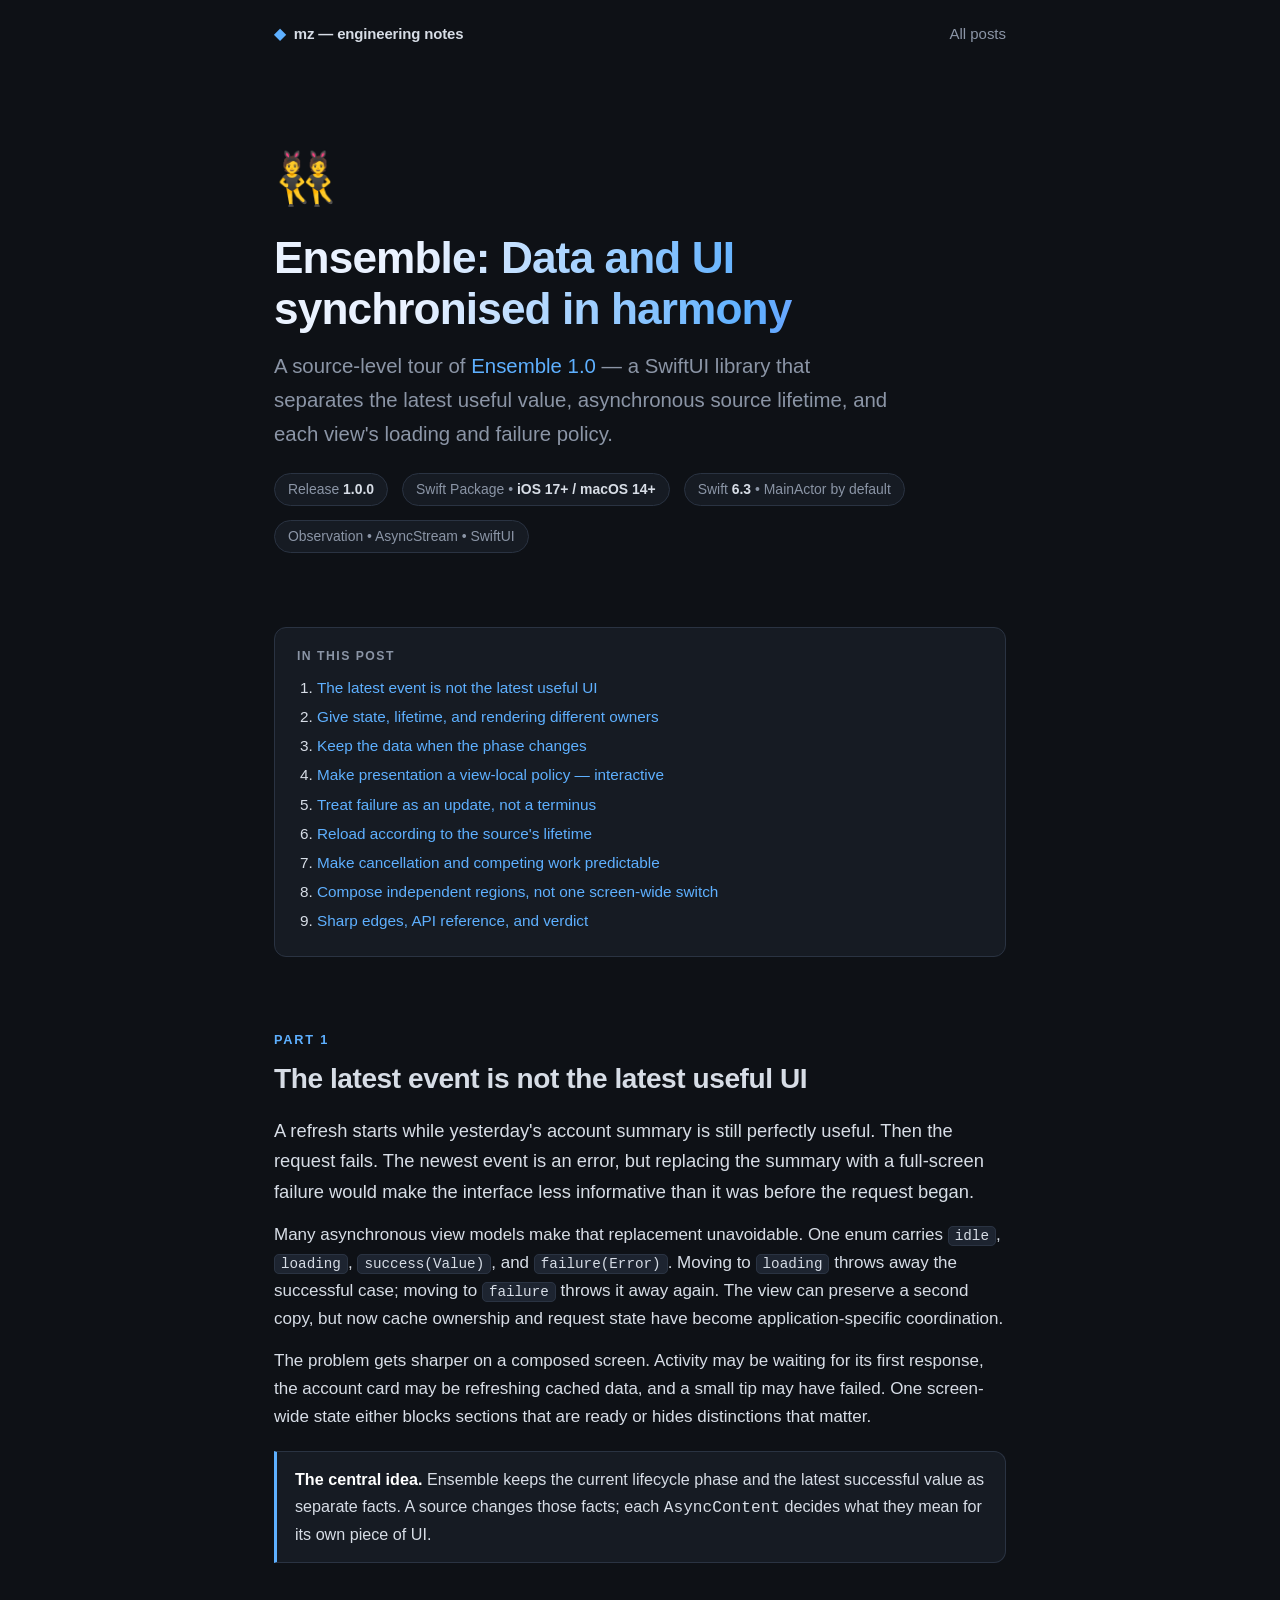
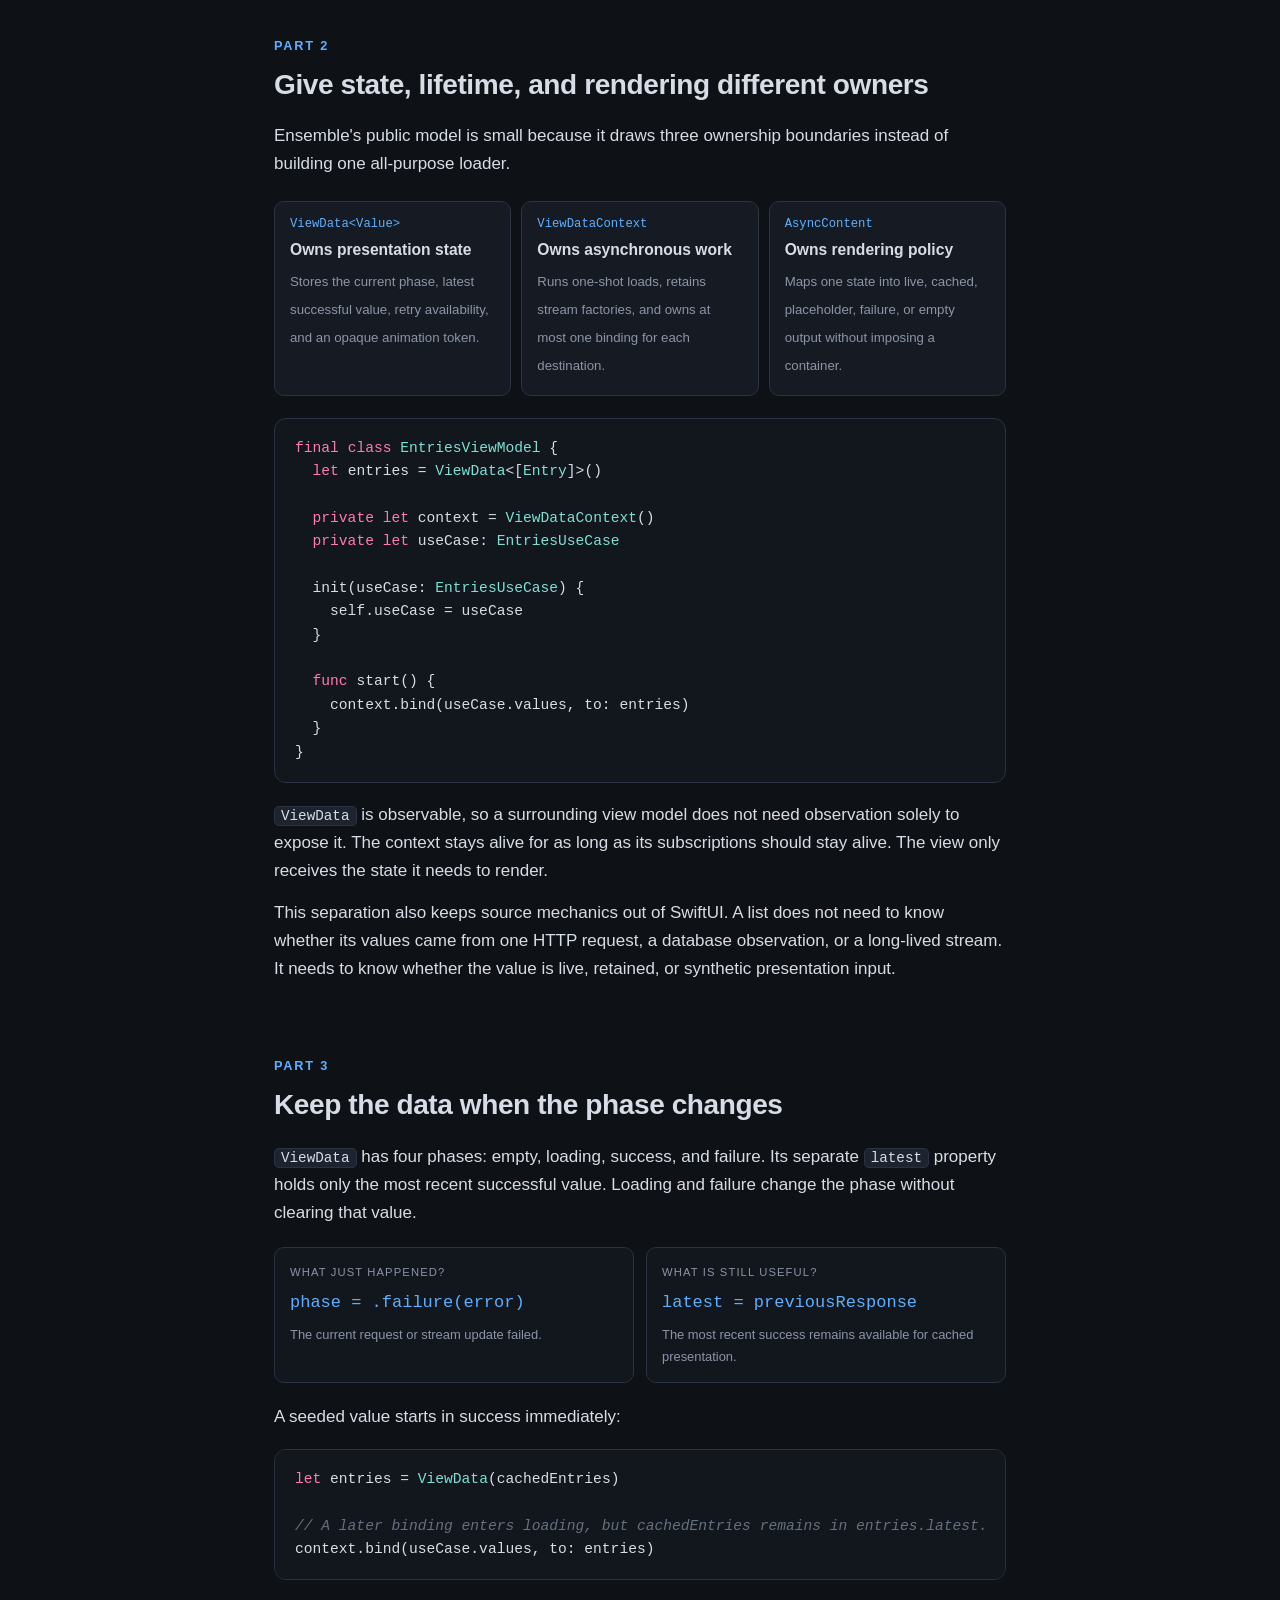
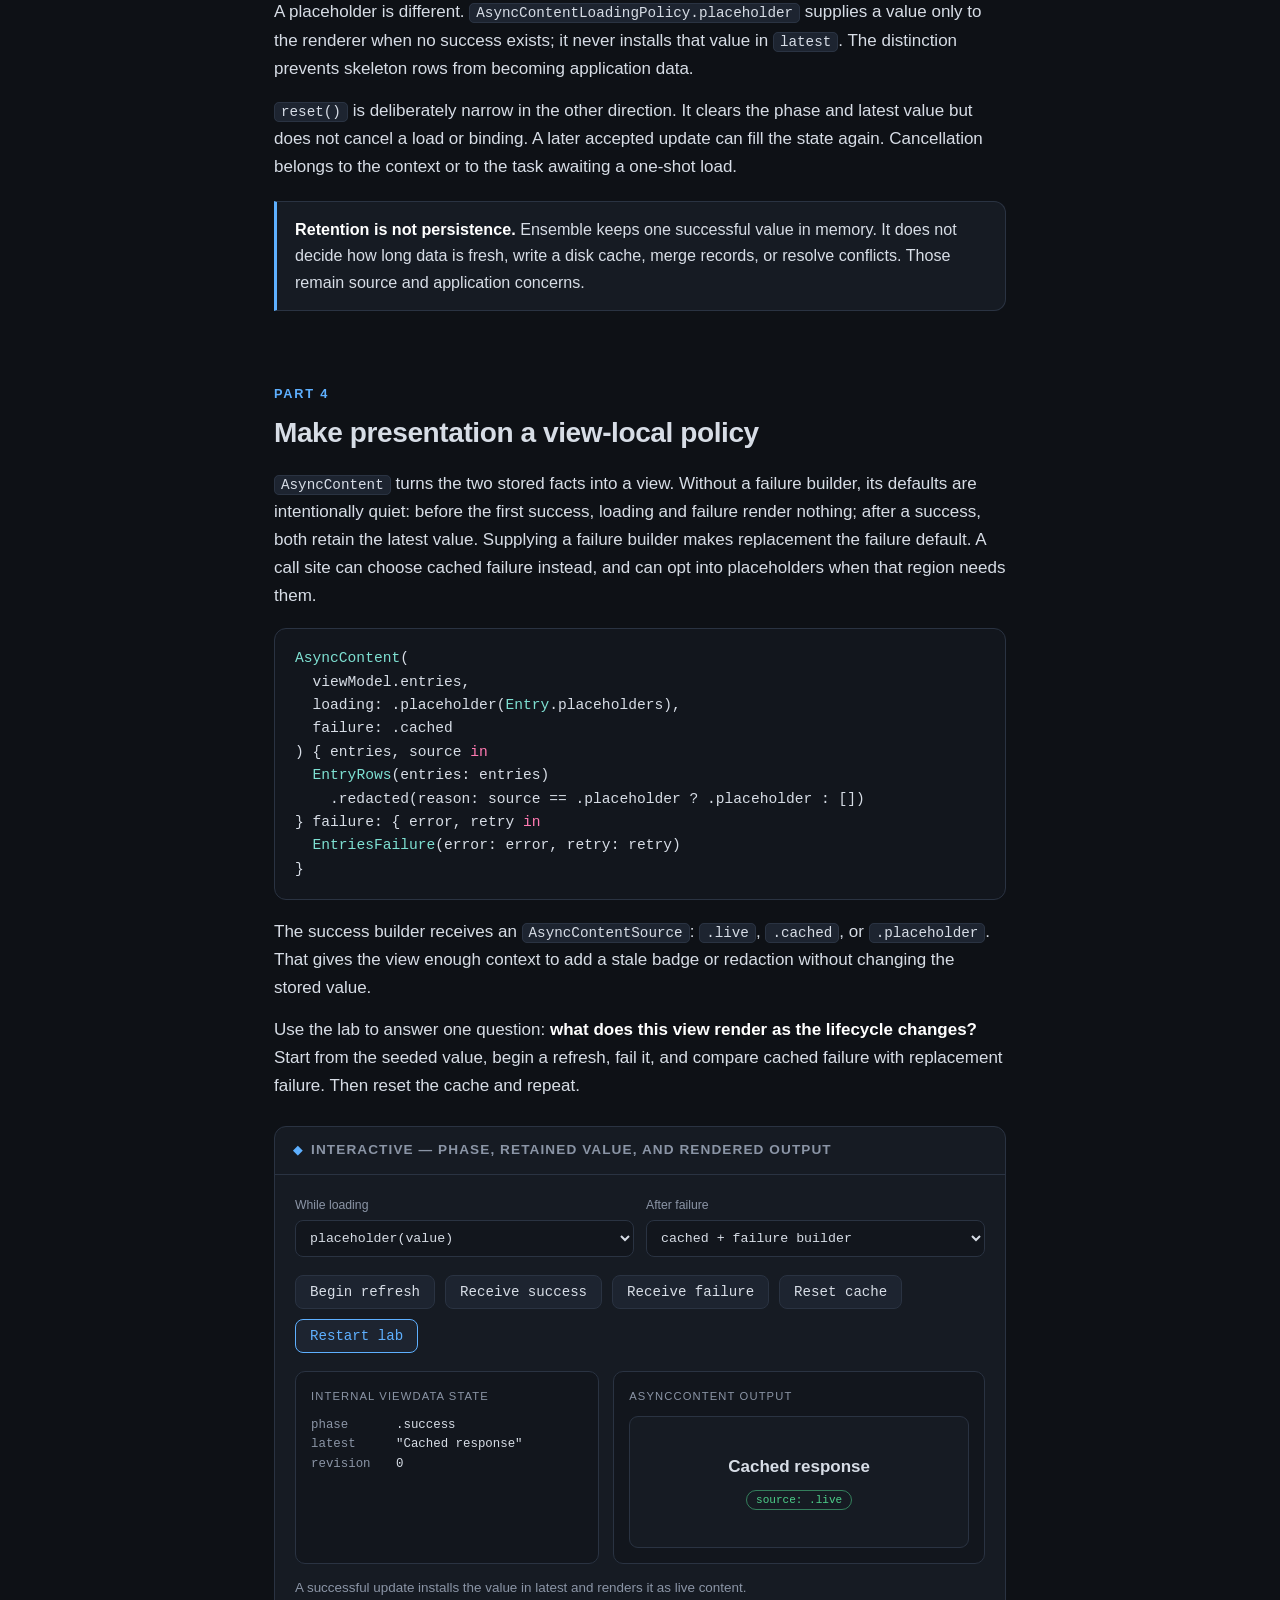
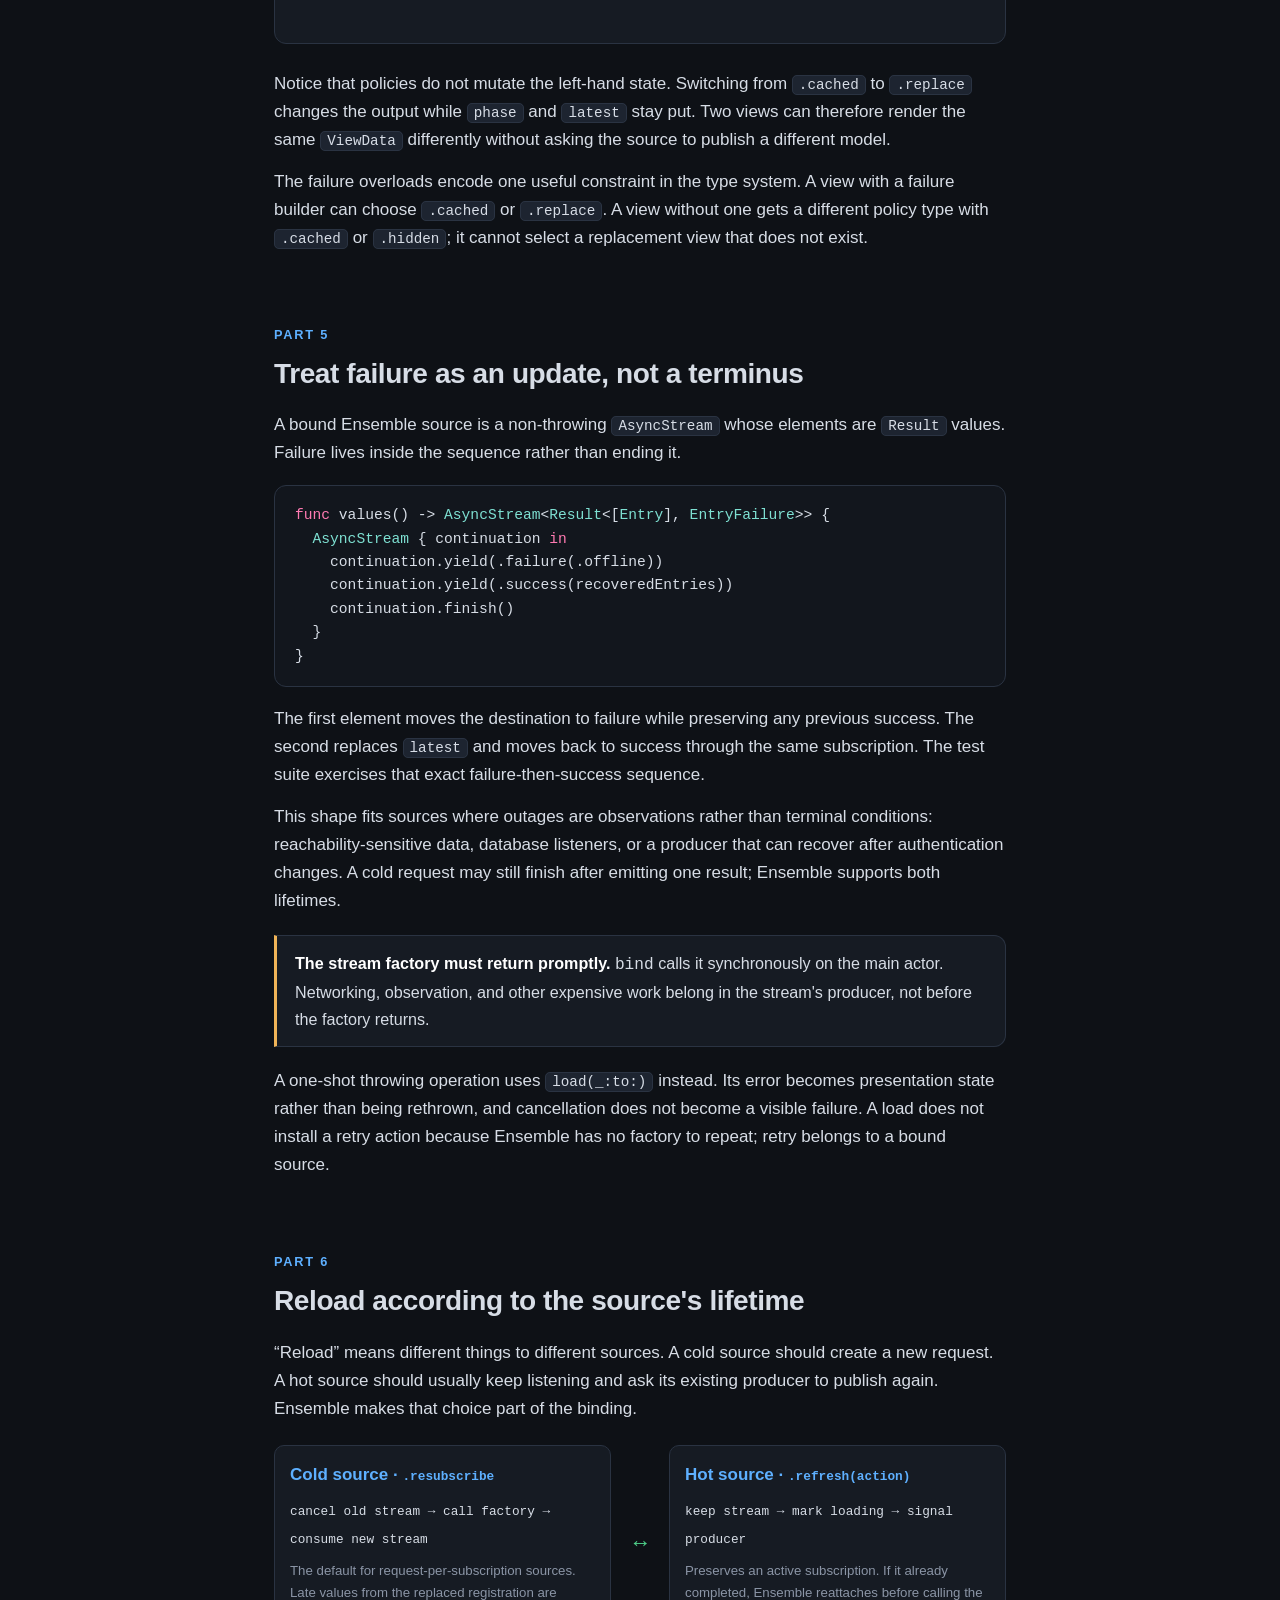
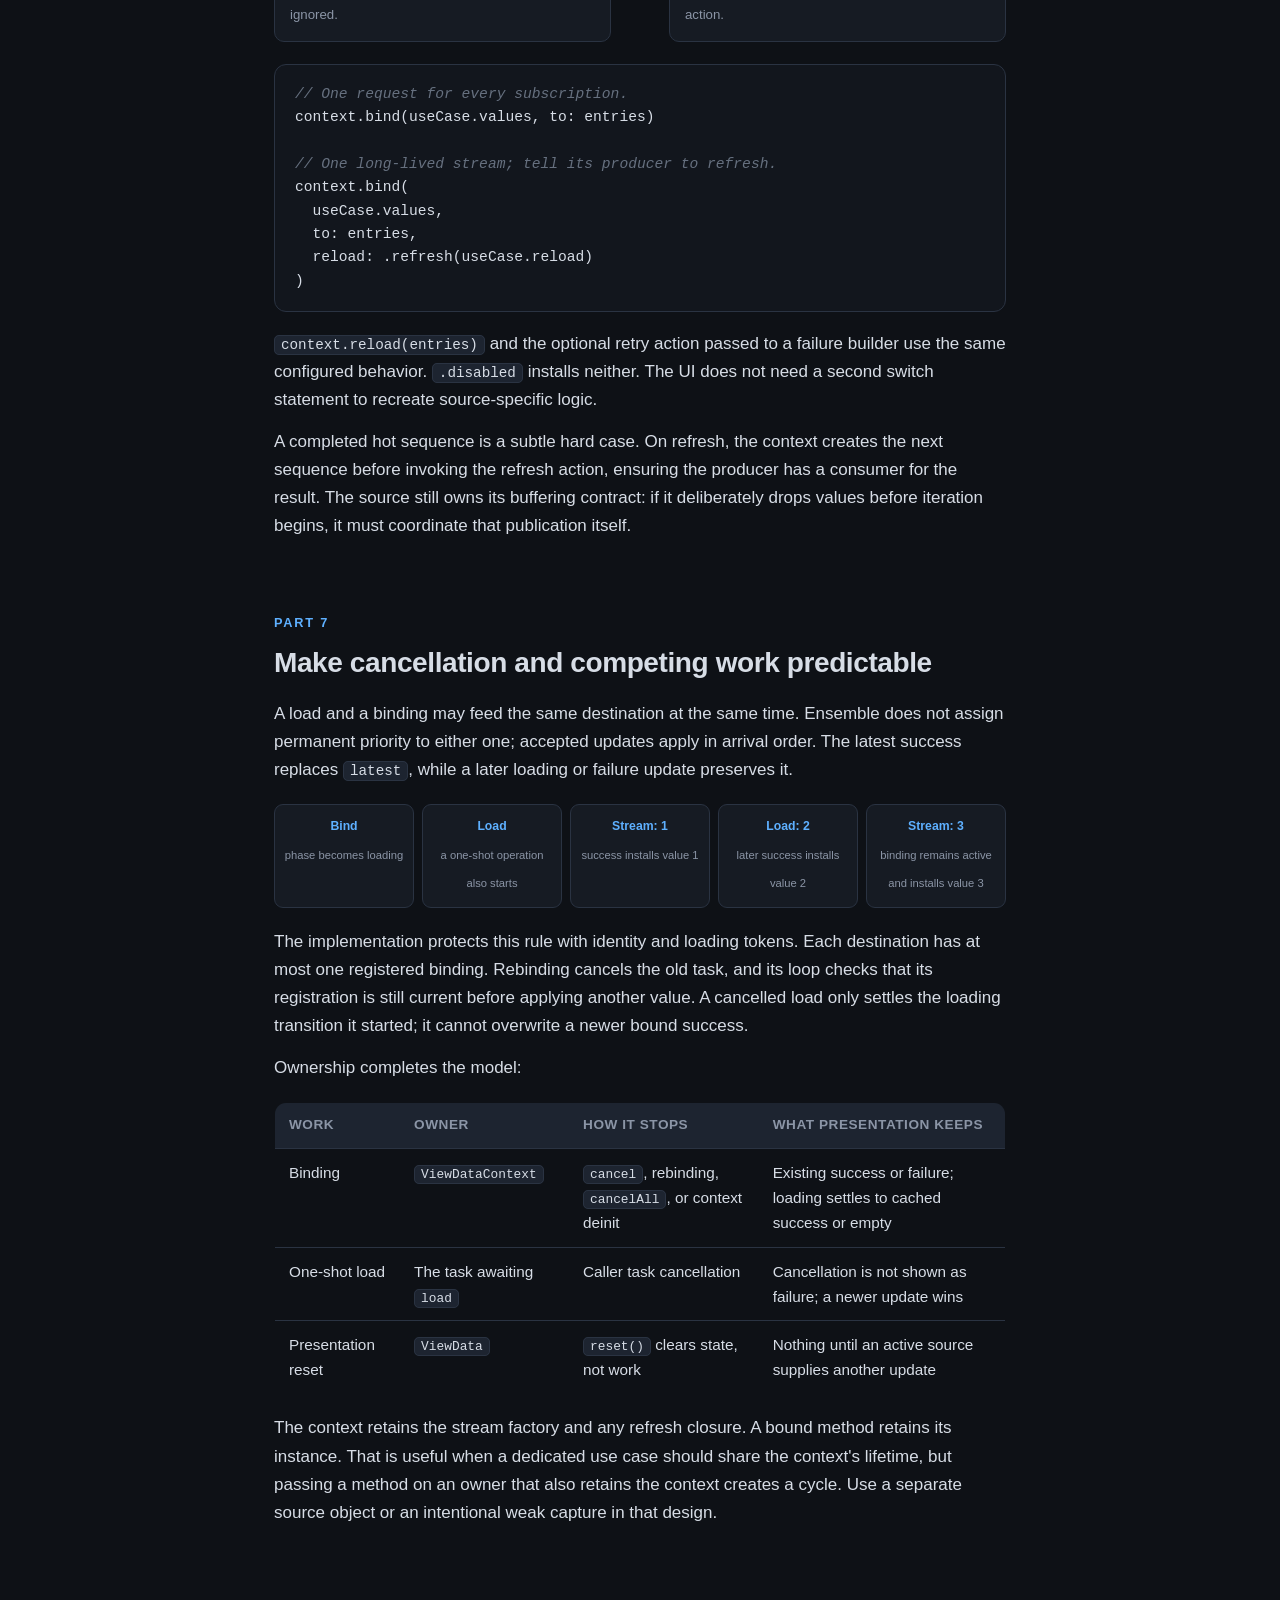
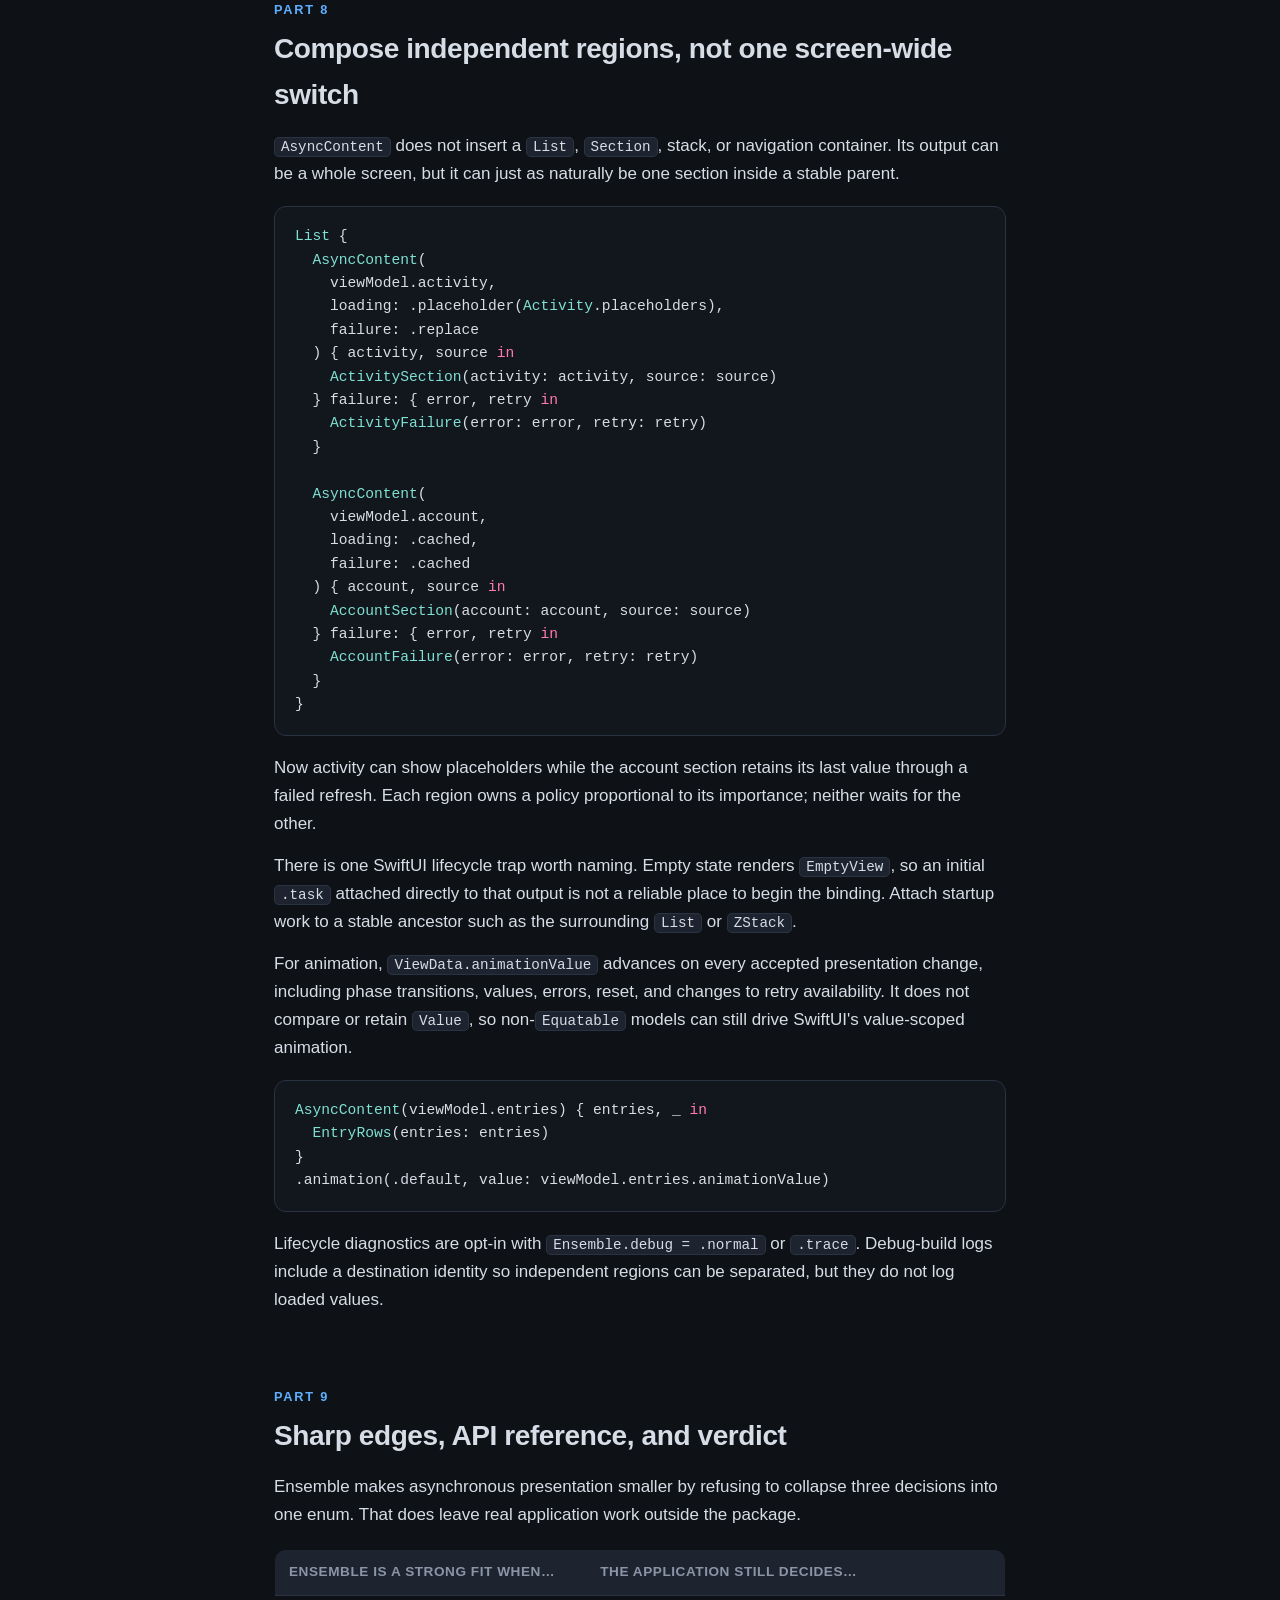
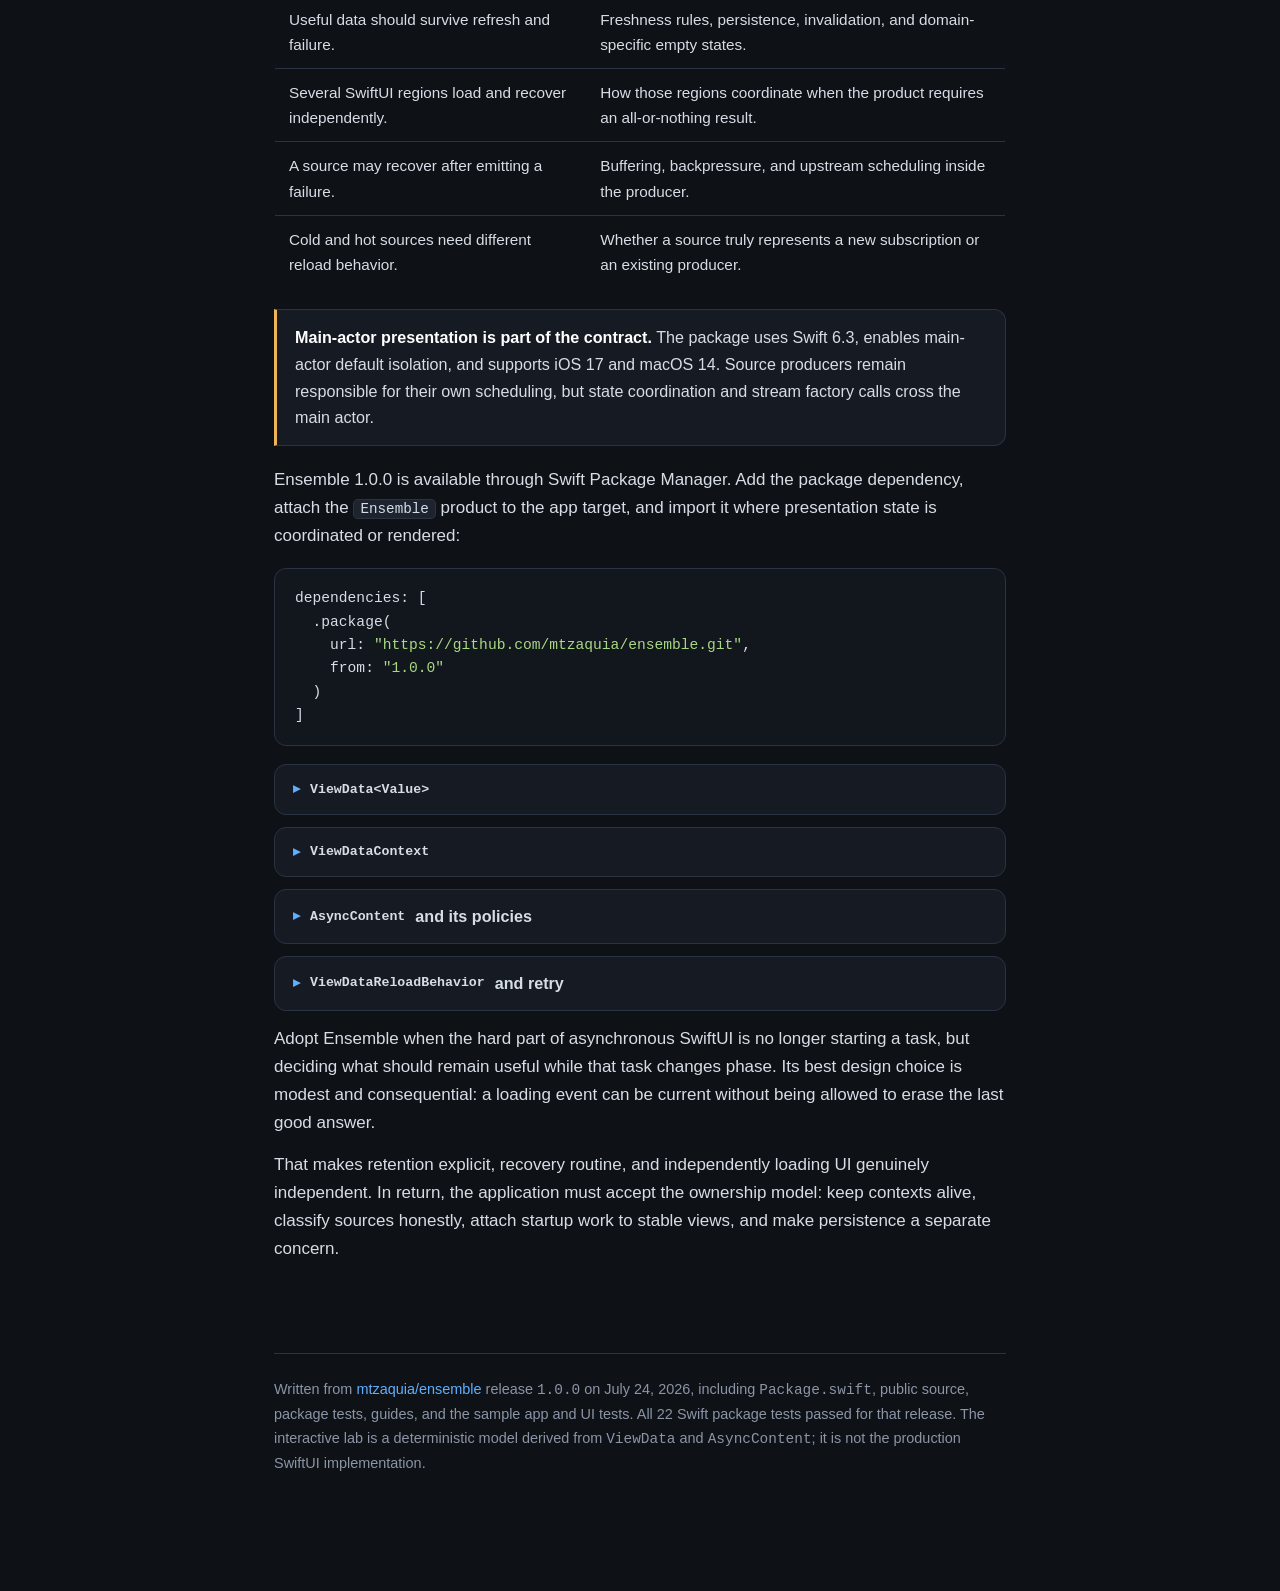
<file: posts/ensemble.html>
<!DOCTYPE html>
<html lang="en">
<head>
<meta charset="UTF-8">
<meta name="viewport" content="width=device-width, initial-scale=1.0">
<title>Ensemble — Data and UI synchronised in harmony</title>
<link rel="stylesheet" href="../assets/blog.css">
<style>
  .ownership {
    display: grid; grid-template-columns: repeat(3, 1fr); gap: 10px; margin: 22px 0;
  }
  .owner {
    border: 1px solid var(--border); border-radius: 10px; background: var(--surface);
    padding: 15px; min-width: 0;
  }
  .owner .owner-type {
    display: block; color: var(--accent); font: 0.72rem "SF Mono", ui-monospace, monospace;
    overflow-wrap: anywhere; margin-bottom: 6px;
  }
  .owner b { display: block; font-size: 0.92rem; margin-bottom: 5px; }
  .owner span { color: var(--text-dim); font-size: 0.78rem; line-height: 1.5; }

  .state-pair {
    display: grid; grid-template-columns: 1fr 1fr; gap: 12px; margin: 20px 0;
  }
  .state-card {
    border: 1px solid var(--border); border-radius: 10px; background: var(--code-bg);
    padding: 15px; min-width: 0;
  }
  .state-card .cap {
    color: var(--text-dim); font-size: 0.66rem; text-transform: uppercase;
    letter-spacing: 0.1em; margin-bottom: 7px;
  }
  .state-card code { color: var(--accent); overflow-wrap: anywhere; white-space: normal; }
  .state-card p { color: var(--text-dim); font-size: 0.76rem; margin: 7px 0 0; }

  .policy-controls {
    display: grid; grid-template-columns: 1fr 1fr; gap: 12px; margin-bottom: 18px;
  }
  .policy-control label {
    display: block; color: var(--text-dim); font-size: 0.72rem; margin-bottom: 5px;
  }
  .policy-control select {
    width: 100%; border: 1px solid var(--border); border-radius: 8px;
    background: var(--code-bg); color: var(--text); padding: 9px 10px;
    font: 0.78rem "SF Mono", ui-monospace, monospace;
  }
  .policy-control select:focus { outline: 2px solid rgba(94,176,255,0.3); border-color: var(--accent); }
  .policy-lab {
    display: grid; grid-template-columns: minmax(0, 0.9fr) minmax(0, 1.1fr);
    gap: 14px; align-items: stretch;
  }
  .lab-panel {
    border: 1px solid var(--border); border-radius: 10px; background: var(--code-bg);
    padding: 15px; min-width: 0;
  }
  .lab-panel .cap {
    color: var(--text-dim); font-size: 0.66rem; text-transform: uppercase;
    letter-spacing: 0.1em; margin-bottom: 10px;
  }
  .internal-row {
    display: grid; grid-template-columns: 76px 1fr; gap: 9px;
    font: 0.73rem/1.6 "SF Mono", ui-monospace, monospace;
  }
  .internal-row span:first-child { color: var(--text-dim); }
  .internal-row span:last-child { color: var(--text); overflow-wrap: anywhere; }
  .rendered-card {
    display: flex; flex-direction: column; justify-content: center; min-height: 132px;
    border: 1px solid var(--border); border-radius: 9px; background: var(--surface);
    padding: 15px; text-align: center;
  }
  .rendered-card.failure { border-color: var(--red); }
  .rendered-card.placeholder { border-style: dashed; }
  .rendered-card.hidden { opacity: 0.65; }
  .rendered-title { font-weight: 650; overflow-wrap: anywhere; }
  .rendered-source {
    display: inline-block; align-self: center; margin-top: 9px; border: 1px solid var(--border);
    border-radius: 999px; padding: 3px 9px; color: var(--text-dim);
    font: 0.65rem "SF Mono", ui-monospace, monospace;
  }
  .rendered-source.live { color: var(--green); border-color: rgba(78,207,138,0.55); }
  .rendered-source.cached { color: var(--amber); border-color: rgba(240,180,88,0.55); }
  .rendered-source.placeholder { color: var(--accent); border-color: rgba(94,176,255,0.55); }
  .lab-note { min-height: 46px; color: var(--text-dim); font-size: 0.79rem; margin: 13px 0 0; }

  .reload-flow {
    display: grid; grid-template-columns: 1fr 38px 1fr; gap: 10px; align-items: stretch;
    margin: 22px 0;
  }
  .reload-side {
    border: 1px solid var(--border); border-radius: 10px; background: var(--surface);
    padding: 15px; min-width: 0;
  }
  .reload-side b { color: var(--accent); display: block; margin-bottom: 7px; }
  .reload-side code { font-size: 0.75rem; white-space: normal; overflow-wrap: anywhere; }
  .reload-side p { color: var(--text-dim); font-size: 0.78rem; margin: 8px 0 0; }
  .reload-arrow { display: flex; align-items: center; justify-content: center; color: var(--green); font-size: 1.3rem; }

  .timeline {
    display: grid; grid-template-columns: repeat(5, 1fr); gap: 8px; margin: 20px 0;
  }
  .timeline-step {
    border: 1px solid var(--border); border-radius: 9px; background: var(--surface);
    padding: 11px 9px; text-align: center; min-width: 0;
  }
  .timeline-step b { display: block; color: var(--accent); font-size: 0.72rem; margin-bottom: 4px; }
  .timeline-step span { color: var(--text-dim); font-size: 0.66rem; line-height: 1.4; }

  @media (max-width: 680px) {
    .ownership { grid-template-columns: 1fr; }
    .policy-lab { grid-template-columns: 1fr; }
    .reload-flow { grid-template-columns: 1fr; }
    .reload-arrow { transform: rotate(90deg); min-height: 26px; }
    .timeline { grid-template-columns: 1fr 1fr; }
  }
  @media (max-width: 440px) {
    .state-pair, .policy-controls, .timeline { grid-template-columns: 1fr; }
  }
</style>
</head>
<body>

<nav class="site-nav">
  <a class="brand" href="../index.html"><span class="dot">◆</span> mz — engineering notes</a>
  <span class="nav-links"><a href="../index.html">All posts</a></span>
</nav>

<header class="hero">
  <div class="plane">👯</div>
  <h1>Ensemble: Data and UI synchronised in harmony</h1>
  <p class="sub">A source-level tour of <a href="https://github.com/mtzaquia/ensemble" target="_blank" rel="noopener">Ensemble 1.0</a> — a SwiftUI library that separates the latest useful value, asynchronous source lifetime, and each view's loading and failure policy.</p>
  <div class="meta-row">
    <span class="pill">Release <b>1.0.0</b></span>
    <span class="pill">Swift Package • <b>iOS 17+ / macOS 14+</b></span>
    <span class="pill">Swift <b>6.3</b> • MainActor by default</span>
    <span class="pill">Observation • AsyncStream • SwiftUI</span>
  </div>
</header>

<main>

<nav class="toc">
  <div class="toc-t">In this post</div>
  <ol>
    <li><a href="#problem">The latest event is not the latest useful UI</a></li>
    <li><a href="#owners">Give state, lifetime, and rendering different owners</a></li>
    <li><a href="#state">Keep the data when the phase changes</a></li>
    <li><a href="#policy">Make presentation a view-local policy — interactive</a></li>
    <li><a href="#recovery">Treat failure as an update, not a terminus</a></li>
    <li><a href="#reload">Reload according to the source's lifetime</a></li>
    <li><a href="#ordering">Make cancellation and competing work predictable</a></li>
    <li><a href="#composition">Compose independent regions, not one screen-wide switch</a></li>
    <li><a href="#verdict">Sharp edges, API reference, and verdict</a></li>
  </ol>
</nav>

<h2 id="problem"><span class="kicker">Part 1</span>The latest event is not the latest useful UI</h2>

<p class="lede">A refresh starts while yesterday's account summary is still perfectly useful. Then the request fails. The newest event is an error, but replacing the summary with a full-screen failure would make the interface less informative than it was before the request began.</p>

<p>Many asynchronous view models make that replacement unavoidable. One enum carries <code>idle</code>, <code>loading</code>, <code>success(Value)</code>, and <code>failure(Error)</code>. Moving to <code>loading</code> throws away the successful case; moving to <code>failure</code> throws it away again. The view can preserve a second copy, but now cache ownership and request state have become application-specific coordination.</p>

<p>The problem gets sharper on a composed screen. Activity may be waiting for its first response, the account card may be refreshing cached data, and a small tip may have failed. One screen-wide state either blocks sections that are ready or hides distinctions that matter.</p>

<div class="callout">
  <strong>The central idea.</strong> Ensemble keeps the current lifecycle phase and the latest successful value as separate facts. A source changes those facts; each <code>AsyncContent</code> decides what they mean for its own piece of UI.
</div>

<h2 id="owners"><span class="kicker">Part 2</span>Give state, lifetime, and rendering different owners</h2>

<p>Ensemble's public model is small because it draws three ownership boundaries instead of building one all-purpose loader.</p>

<div class="ownership" aria-label="The three ownership roles in Ensemble">
  <div class="owner">
    <span class="owner-type">ViewData&lt;Value&gt;</span>
    <b>Owns presentation state</b>
    <span>Stores the current phase, latest successful value, retry availability, and an opaque animation token.</span>
  </div>
  <div class="owner">
    <span class="owner-type">ViewDataContext</span>
    <b>Owns asynchronous work</b>
    <span>Runs one-shot loads, retains stream factories, and owns at most one binding for each destination.</span>
  </div>
  <div class="owner">
    <span class="owner-type">AsyncContent</span>
    <b>Owns rendering policy</b>
    <span>Maps one state into live, cached, placeholder, failure, or empty output without imposing a container.</span>
  </div>
</div>

<pre><code class="swift">final class EntriesViewModel {
  let entries = ViewData&lt;[Entry]&gt;()

  private let context = ViewDataContext()
  private let useCase: EntriesUseCase

  init(useCase: EntriesUseCase) {
    self.useCase = useCase
  }

  func start() {
    context.bind(useCase.values, to: entries)
  }
}</code></pre>

<p><code>ViewData</code> is observable, so a surrounding view model does not need observation solely to expose it. The context stays alive for as long as its subscriptions should stay alive. The view only receives the state it needs to render.</p>

<p>This separation also keeps source mechanics out of SwiftUI. A list does not need to know whether its values came from one HTTP request, a database observation, or a long-lived stream. It needs to know whether the value is live, retained, or synthetic presentation input.</p>

<h2 id="state"><span class="kicker">Part 3</span>Keep the data when the phase changes</h2>

<p><code>ViewData</code> has four phases: empty, loading, success, and failure. Its separate <code>latest</code> property holds only the most recent successful value. Loading and failure change the phase without clearing that value.</p>

<div class="state-pair" aria-label="Two facts stored by ViewData">
  <div class="state-card">
    <div class="cap">What just happened?</div>
    <code>phase = .failure(error)</code>
    <p>The current request or stream update failed.</p>
  </div>
  <div class="state-card">
    <div class="cap">What is still useful?</div>
    <code>latest = previousResponse</code>
    <p>The most recent success remains available for cached presentation.</p>
  </div>
</div>

<p>A seeded value starts in success immediately:</p>

<pre><code class="swift">let entries = ViewData(cachedEntries)

// A later binding enters loading, but cachedEntries remains in entries.latest.
context.bind(useCase.values, to: entries)</code></pre>

<p>A placeholder is different. <code>AsyncContentLoadingPolicy.placeholder</code> supplies a value only to the renderer when no success exists; it never installs that value in <code>latest</code>. The distinction prevents skeleton rows from becoming application data.</p>

<p><code>reset()</code> is deliberately narrow in the other direction. It clears the phase and latest value but does not cancel a load or binding. A later accepted update can fill the state again. Cancellation belongs to the context or to the task awaiting a one-shot load.</p>

<div class="callout">
  <strong>Retention is not persistence.</strong> Ensemble keeps one successful value in memory. It does not decide how long data is fresh, write a disk cache, merge records, or resolve conflicts. Those remain source and application concerns.
</div>

<h2 id="policy"><span class="kicker">Part 4</span>Make presentation a view-local policy</h2>

<p><code>AsyncContent</code> turns the two stored facts into a view. Without a failure builder, its defaults are intentionally quiet: before the first success, loading and failure render nothing; after a success, both retain the latest value. Supplying a failure builder makes replacement the failure default. A call site can choose cached failure instead, and can opt into placeholders when that region needs them.</p>

<pre><code class="swift">AsyncContent(
  viewModel.entries,
  loading: .placeholder(Entry.placeholders),
  failure: .cached
) { entries, source in
  EntryRows(entries: entries)
    .redacted(reason: source == .placeholder ? .placeholder : [])
} failure: { error, retry in
  EntriesFailure(error: error, retry: retry)
}</code></pre>

<p>The success builder receives an <code>AsyncContentSource</code>: <code>.live</code>, <code>.cached</code>, or <code>.placeholder</code>. That gives the view enough context to add a stale badge or redaction without changing the stored value.</p>

<p>Use the lab to answer one question: <strong>what does this view render as the lifecycle changes?</strong> Start from the seeded value, begin a refresh, fail it, and compare cached failure with replacement failure. Then reset the cache and repeat.</p>

<div class="widget">
  <div class="widget-title">Interactive — phase, retained value, and rendered output</div>
  <div class="widget-body">
    <div class="policy-controls">
      <div class="policy-control">
        <label for="ensemble-loading-policy">While loading</label>
        <select id="ensemble-loading-policy">
          <option value="placeholder">placeholder(value)</option>
          <option value="cached">cached</option>
          <option value="hidden">hidden</option>
        </select>
      </div>
      <div class="policy-control">
        <label for="ensemble-failure-policy">After failure</label>
        <select id="ensemble-failure-policy">
          <option value="builder-cached">cached + failure builder</option>
          <option value="builder-replace">replace + failure builder</option>
          <option value="fallback-cached">cached, no failure builder</option>
          <option value="fallback-hidden">hidden, no failure builder</option>
        </select>
      </div>
    </div>
    <div class="btn-row">
      <button class="ctl" id="ensemble-loading">Begin refresh</button>
      <button class="ctl" id="ensemble-success">Receive success</button>
      <button class="ctl" id="ensemble-failure">Receive failure</button>
      <button class="ctl" id="ensemble-reset">Reset cache</button>
      <button class="ctl primary" id="ensemble-restart">Restart lab</button>
    </div>
    <div class="policy-lab">
      <div class="lab-panel">
        <div class="cap">Internal ViewData state</div>
        <div class="internal-row"><span>phase</span><span id="ensemble-phase">.success</span></div>
        <div class="internal-row"><span>latest</span><span id="ensemble-latest">"Cached response"</span></div>
        <div class="internal-row"><span>revision</span><span id="ensemble-revision">0</span></div>
      </div>
      <div class="lab-panel">
        <div class="cap">AsyncContent output</div>
        <div class="rendered-card" id="ensemble-rendered" aria-live="polite"></div>
      </div>
    </div>
    <p class="lab-note" id="ensemble-note" aria-live="polite"></p>
  </div>
</div>

<p>Notice that policies do not mutate the left-hand state. Switching from <code>.cached</code> to <code>.replace</code> changes the output while <code>phase</code> and <code>latest</code> stay put. Two views can therefore render the same <code>ViewData</code> differently without asking the source to publish a different model.</p>

<p>The failure overloads encode one useful constraint in the type system. A view with a failure builder can choose <code>.cached</code> or <code>.replace</code>. A view without one gets a different policy type with <code>.cached</code> or <code>.hidden</code>; it cannot select a replacement view that does not exist.</p>

<h2 id="recovery"><span class="kicker">Part 5</span>Treat failure as an update, not a terminus</h2>

<p>A bound Ensemble source is a non-throwing <code>AsyncStream</code> whose elements are <code>Result</code> values. Failure lives inside the sequence rather than ending it.</p>

<pre><code class="swift">func values() -> AsyncStream&lt;Result&lt;[Entry], EntryFailure&gt;&gt; {
  AsyncStream { continuation in
    continuation.yield(.failure(.offline))
    continuation.yield(.success(recoveredEntries))
    continuation.finish()
  }
}</code></pre>

<p>The first element moves the destination to failure while preserving any previous success. The second replaces <code>latest</code> and moves back to success through the same subscription. The test suite exercises that exact failure-then-success sequence.</p>

<p>This shape fits sources where outages are observations rather than terminal conditions: reachability-sensitive data, database listeners, or a producer that can recover after authentication changes. A cold request may still finish after emitting one result; Ensemble supports both lifetimes.</p>

<div class="callout warn">
  <strong>The stream factory must return promptly.</strong> <code>bind</code> calls it synchronously on the main actor. Networking, observation, and other expensive work belong in the stream's producer, not before the factory returns.
</div>

<p>A one-shot throwing operation uses <code>load(_:to:)</code> instead. Its error becomes presentation state rather than being rethrown, and cancellation does not become a visible failure. A load does not install a retry action because Ensemble has no factory to repeat; retry belongs to a bound source.</p>

<h2 id="reload"><span class="kicker">Part 6</span>Reload according to the source's lifetime</h2>

<p>“Reload” means different things to different sources. A cold source should create a new request. A hot source should usually keep listening and ask its existing producer to publish again. Ensemble makes that choice part of the binding.</p>

<div class="reload-flow" aria-label="Cold and hot source reload behavior">
  <div class="reload-side">
    <b>Cold source · <code>.resubscribe</code></b>
    <code>cancel old stream → call factory → consume new stream</code>
    <p>The default for request-per-subscription sources. Late values from the replaced registration are ignored.</p>
  </div>
  <div class="reload-arrow">↔</div>
  <div class="reload-side">
    <b>Hot source · <code>.refresh(action)</code></b>
    <code>keep stream → mark loading → signal producer</code>
    <p>Preserves an active subscription. If it already completed, Ensemble reattaches before calling the action.</p>
  </div>
</div>

<pre><code class="swift">// One request for every subscription.
context.bind(useCase.values, to: entries)

// One long-lived stream; tell its producer to refresh.
context.bind(
  useCase.values,
  to: entries,
  reload: .refresh(useCase.reload)
)</code></pre>

<p><code>context.reload(entries)</code> and the optional retry action passed to a failure builder use the same configured behavior. <code>.disabled</code> installs neither. The UI does not need a second switch statement to recreate source-specific logic.</p>

<p>A completed hot sequence is a subtle hard case. On refresh, the context creates the next sequence before invoking the refresh action, ensuring the producer has a consumer for the result. The source still owns its buffering contract: if it deliberately drops values before iteration begins, it must coordinate that publication itself.</p>

<h2 id="ordering"><span class="kicker">Part 7</span>Make cancellation and competing work predictable</h2>

<p>A load and a binding may feed the same destination at the same time. Ensemble does not assign permanent priority to either one; accepted updates apply in arrival order. The latest success replaces <code>latest</code>, while a later loading or failure update preserves it.</p>

<div class="timeline" aria-label="A load and binding updating one destination">
  <div class="timeline-step"><b>Bind</b><span>phase becomes loading</span></div>
  <div class="timeline-step"><b>Load</b><span>a one-shot operation also starts</span></div>
  <div class="timeline-step"><b>Stream: 1</b><span>success installs value 1</span></div>
  <div class="timeline-step"><b>Load: 2</b><span>later success installs value 2</span></div>
  <div class="timeline-step"><b>Stream: 3</b><span>binding remains active and installs value 3</span></div>
</div>

<p>The implementation protects this rule with identity and loading tokens. Each destination has at most one registered binding. Rebinding cancels the old task, and its loop checks that its registration is still current before applying another value. A cancelled load only settles the loading transition it started; it cannot overwrite a newer bound success.</p>

<p>Ownership completes the model:</p>

<div class="table-scroll" role="region" aria-label="Ensemble work ownership and cancellation" tabindex="0">
<table>
  <thead><tr><th>Work</th><th>Owner</th><th>How it stops</th><th>What presentation keeps</th></tr></thead>
  <tbody>
    <tr><td>Binding</td><td><code>ViewDataContext</code></td><td><code>cancel</code>, rebinding, <code>cancelAll</code>, or context deinit</td><td>Existing success or failure; loading settles to cached success or empty</td></tr>
    <tr><td>One-shot load</td><td>The task awaiting <code>load</code></td><td>Caller task cancellation</td><td>Cancellation is not shown as failure; a newer update wins</td></tr>
    <tr><td>Presentation reset</td><td><code>ViewData</code></td><td><code>reset()</code> clears state, not work</td><td>Nothing until an active source supplies another update</td></tr>
  </tbody>
</table>
</div>

<p>The context retains the stream factory and any refresh closure. A bound method retains its instance. That is useful when a dedicated use case should share the context's lifetime, but passing a method on an owner that also retains the context creates a cycle. Use a separate source object or an intentional weak capture in that design.</p>

<h2 id="composition"><span class="kicker">Part 8</span>Compose independent regions, not one screen-wide switch</h2>

<p><code>AsyncContent</code> does not insert a <code>List</code>, <code>Section</code>, stack, or navigation container. Its output can be a whole screen, but it can just as naturally be one section inside a stable parent.</p>

<pre><code class="swift">List {
  AsyncContent(
    viewModel.activity,
    loading: .placeholder(Activity.placeholders),
    failure: .replace
  ) { activity, source in
    ActivitySection(activity: activity, source: source)
  } failure: { error, retry in
    ActivityFailure(error: error, retry: retry)
  }

  AsyncContent(
    viewModel.account,
    loading: .cached,
    failure: .cached
  ) { account, source in
    AccountSection(account: account, source: source)
  } failure: { error, retry in
    AccountFailure(error: error, retry: retry)
  }
}</code></pre>

<p>Now activity can show placeholders while the account section retains its last value through a failed refresh. Each region owns a policy proportional to its importance; neither waits for the other.</p>

<p>There is one SwiftUI lifecycle trap worth naming. Empty state renders <code>EmptyView</code>, so an initial <code>.task</code> attached directly to that output is not a reliable place to begin the binding. Attach startup work to a stable ancestor such as the surrounding <code>List</code> or <code>ZStack</code>.</p>

<p>For animation, <code>ViewData.animationValue</code> advances on every accepted presentation change, including phase transitions, values, errors, reset, and changes to retry availability. It does not compare or retain <code>Value</code>, so non-<code>Equatable</code> models can still drive SwiftUI's value-scoped animation.</p>

<pre><code class="swift">AsyncContent(viewModel.entries) { entries, _ in
  EntryRows(entries: entries)
}
.animation(.default, value: viewModel.entries.animationValue)</code></pre>

<p>Lifecycle diagnostics are opt-in with <code>Ensemble.debug = .normal</code> or <code>.trace</code>. Debug-build logs include a destination identity so independent regions can be separated, but they do not log loaded values.</p>

<h2 id="verdict"><span class="kicker">Part 9</span>Sharp edges, API reference, and verdict</h2>

<p>Ensemble makes asynchronous presentation smaller by refusing to collapse three decisions into one enum. That does leave real application work outside the package.</p>

<div class="table-scroll" role="region" aria-label="Where Ensemble fits and what the application still owns" tabindex="0">
<table>
  <thead><tr><th>Ensemble is a strong fit when…</th><th>The application still decides…</th></tr></thead>
  <tbody>
    <tr><td>Useful data should survive refresh and failure.</td><td>Freshness rules, persistence, invalidation, and domain-specific empty states.</td></tr>
    <tr><td>Several SwiftUI regions load and recover independently.</td><td>How those regions coordinate when the product requires an all-or-nothing result.</td></tr>
    <tr><td>A source may recover after emitting a failure.</td><td>Buffering, backpressure, and upstream scheduling inside the producer.</td></tr>
    <tr><td>Cold and hot sources need different reload behavior.</td><td>Whether a source truly represents a new subscription or an existing producer.</td></tr>
  </tbody>
</table>
</div>

<div class="callout warn">
  <strong>Main-actor presentation is part of the contract.</strong> The package uses Swift 6.3, enables main-actor default isolation, and supports iOS 17 and macOS 14. Source producers remain responsible for their own scheduling, but state coordination and stream factory calls cross the main actor.
</div>

<p>Ensemble 1.0.0 is available through Swift Package Manager. Add the package dependency, attach the <code>Ensemble</code> product to the app target, and import it where presentation state is coordinated or rendered:</p>

<pre><code class="swift">dependencies: [
  .package(
    url: "https://github.com/mtzaquia/ensemble.git",
    from: "1.0.0"
  )
]</code></pre>

<details class="api">
  <summary><code>ViewData&lt;Value&gt;</code></summary>
  <div class="api-body">
    <p>Observable, main-actor presentation state with <code>phase</code>, retained <code>latest</code>, and <code>animationValue</code>. Initialize empty or with a successful value. <code>reset()</code> clears presentation without cancelling work.</p>
  </div>
</details>

<details class="api">
  <summary><code>ViewDataContext</code></summary>
  <div class="api-body">
    <p><code>load(_:to:)</code> applies one throwing async operation. <code>bind(_:to:reload:)</code> consumes a non-throwing result stream and retains its factory. <code>reload</code>, <code>cancel</code>, and <code>cancelAll</code> act on owned bindings.</p>
  </div>
</details>

<details class="api">
  <summary><code>AsyncContent</code> and its policies</summary>
  <div class="api-body">
    <p>Loading can be hidden, cached, or use a placeholder. With a failure builder, failure can retain cached content or replace it; without one, failure can retain cached content or stay hidden. The content builder receives a live, cached, or placeholder source marker.</p>
  </div>
</details>

<details class="api">
  <summary><code>ViewDataReloadBehavior</code> and retry</summary>
  <div class="api-body">
    <p><code>.resubscribe</code> replaces a cold source, <code>.refresh(action)</code> signals a hot producer, and <code>.disabled</code> exposes no reload. A reload-enabled binding supplies the same behavior through an optional <code>ViewDataRetryAction</code> to failure UI.</p>
  </div>
</details>

<p>Adopt Ensemble when the hard part of asynchronous SwiftUI is no longer starting a task, but deciding what should remain useful while that task changes phase. Its best design choice is modest and consequential: a loading event can be current without being allowed to erase the last good answer.</p>

<p>That makes retention explicit, recovery routine, and independently loading UI genuinely independent. In return, the application must accept the ownership model: keep contexts alive, classify sources honestly, attach startup work to stable views, and make persistence a separate concern.</p>

<footer>
  Written from <a href="https://github.com/mtzaquia/ensemble" target="_blank" rel="noopener">mtzaquia/ensemble</a> release <code>1.0.0</code> on July 24, 2026, including <code>Package.swift</code>, public source, package tests, guides, and the sample app and UI tests. All 22 Swift package tests passed for that release. The interactive lab is a deterministic model derived from <code>ViewData</code> and <code>AsyncContent</code>; it is not the production SwiftUI implementation.
</footer>

</main>

<script src="../assets/site.js"></script>
<script>
(function () {
  const state = {
    phase: "success",
    latest: "Cached response",
    revision: 0,
    generation: 1
  };

  const phase = document.getElementById("ensemble-phase");
  const latest = document.getElementById("ensemble-latest");
  const revision = document.getElementById("ensemble-revision");
  const rendered = document.getElementById("ensemble-rendered");
  const note = document.getElementById("ensemble-note");
  const loadingPolicy = document.getElementById("ensemble-loading-policy");
  const failurePolicy = document.getElementById("ensemble-failure-policy");

  function advance(nextPhase) {
    state.phase = nextPhase;
    state.revision += 1;
    render();
  }

  function output() {
    if (state.phase === "empty") {
      return { kind: "hidden", title: "EmptyView", source: null };
    }

    if (state.phase === "success") {
      return state.latest
        ? { kind: "content", title: state.latest, source: "live" }
        : { kind: "hidden", title: "EmptyView", source: null };
    }

    if (state.phase === "loading") {
      if (loadingPolicy.value === "hidden") {
        return { kind: "hidden", title: "EmptyView", source: null };
      }
      if (state.latest) {
        return { kind: "content", title: state.latest, source: "cached" };
      }
      if (loadingPolicy.value === "placeholder") {
        return { kind: "placeholder", title: "Placeholder rows", source: "placeholder" };
      }
      return { kind: "hidden", title: "EmptyView", source: null };
    }

    if (failurePolicy.value === "builder-replace") {
      return { kind: "failure", title: "Failure view · offline", source: null };
    }
    if (failurePolicy.value === "builder-cached") {
      return state.latest
        ? { kind: "content", title: state.latest, source: "cached" }
        : { kind: "failure", title: "Failure view · offline", source: null };
    }
    if (failurePolicy.value === "fallback-cached" && state.latest) {
      return { kind: "content", title: state.latest, source: "cached" };
    }
    return { kind: "hidden", title: "EmptyView", source: null };
  }

  function explanation(result) {
    if (state.phase === "loading" && state.latest && result.source === "cached") {
      return "The phase changed to loading, but the retained success remains the rendered value.";
    }
    if (state.phase === "loading" && result.source === "placeholder") {
      return "No success exists, so the caller-supplied placeholder is rendered without entering latest.";
    }
    if (state.phase === "failure" && result.source === "cached") {
      return "The error remains the current phase while cached policy keeps the last success visible.";
    }
    if (state.phase === "failure" && result.kind === "failure") {
      return "The failure builder is visible. Replacement does not clear the retained value on the left.";
    }
    if (state.phase === "failure" && result.kind === "hidden") {
      return "This overload and policy render nothing, even if state still retains a previous success.";
    }
    if (state.phase === "success") {
      return "A successful update installs the value in latest and renders it as live content.";
    }
    if (state.phase === "empty") {
      return "Reset cleared presentation state. The active source, if any, would still be able to update it.";
    }
    return "Policy changes affect rendering, not the ViewData facts on the left.";
  }

  function render() {
    phase.textContent = "." + state.phase + (state.phase === "failure" ? "(offline)" : "");
    latest.textContent = state.latest ? '"' + state.latest + '"' : "nil";
    revision.textContent = String(state.revision);

    const result = output();
    rendered.className = "rendered-card " + result.kind;
    rendered.innerHTML = "";

    const title = document.createElement("div");
    title.className = "rendered-title";
    title.textContent = result.title;
    rendered.appendChild(title);

    if (result.source) {
      const source = document.createElement("span");
      source.className = "rendered-source " + result.source;
      source.textContent = "source: ." + result.source;
      rendered.appendChild(source);
    }

    note.textContent = explanation(result);
  }

  document.getElementById("ensemble-loading").addEventListener("click", function () {
    advance("loading");
  });

  document.getElementById("ensemble-success").addEventListener("click", function () {
    state.latest = "Response #" + state.generation;
    state.generation += 1;
    advance("success");
  });

  document.getElementById("ensemble-failure").addEventListener("click", function () {
    advance("failure");
  });

  document.getElementById("ensemble-reset").addEventListener("click", function () {
    state.latest = null;
    advance("empty");
  });

  document.getElementById("ensemble-restart").addEventListener("click", function () {
    state.phase = "success";
    state.latest = "Cached response";
    state.revision = 0;
    state.generation = 1;
    loadingPolicy.value = "placeholder";
    failurePolicy.value = "builder-cached";
    render();
  });

  loadingPolicy.addEventListener("change", render);
  failurePolicy.addEventListener("change", render);
  render();
}());
</script>
</body>
</html>
</file>
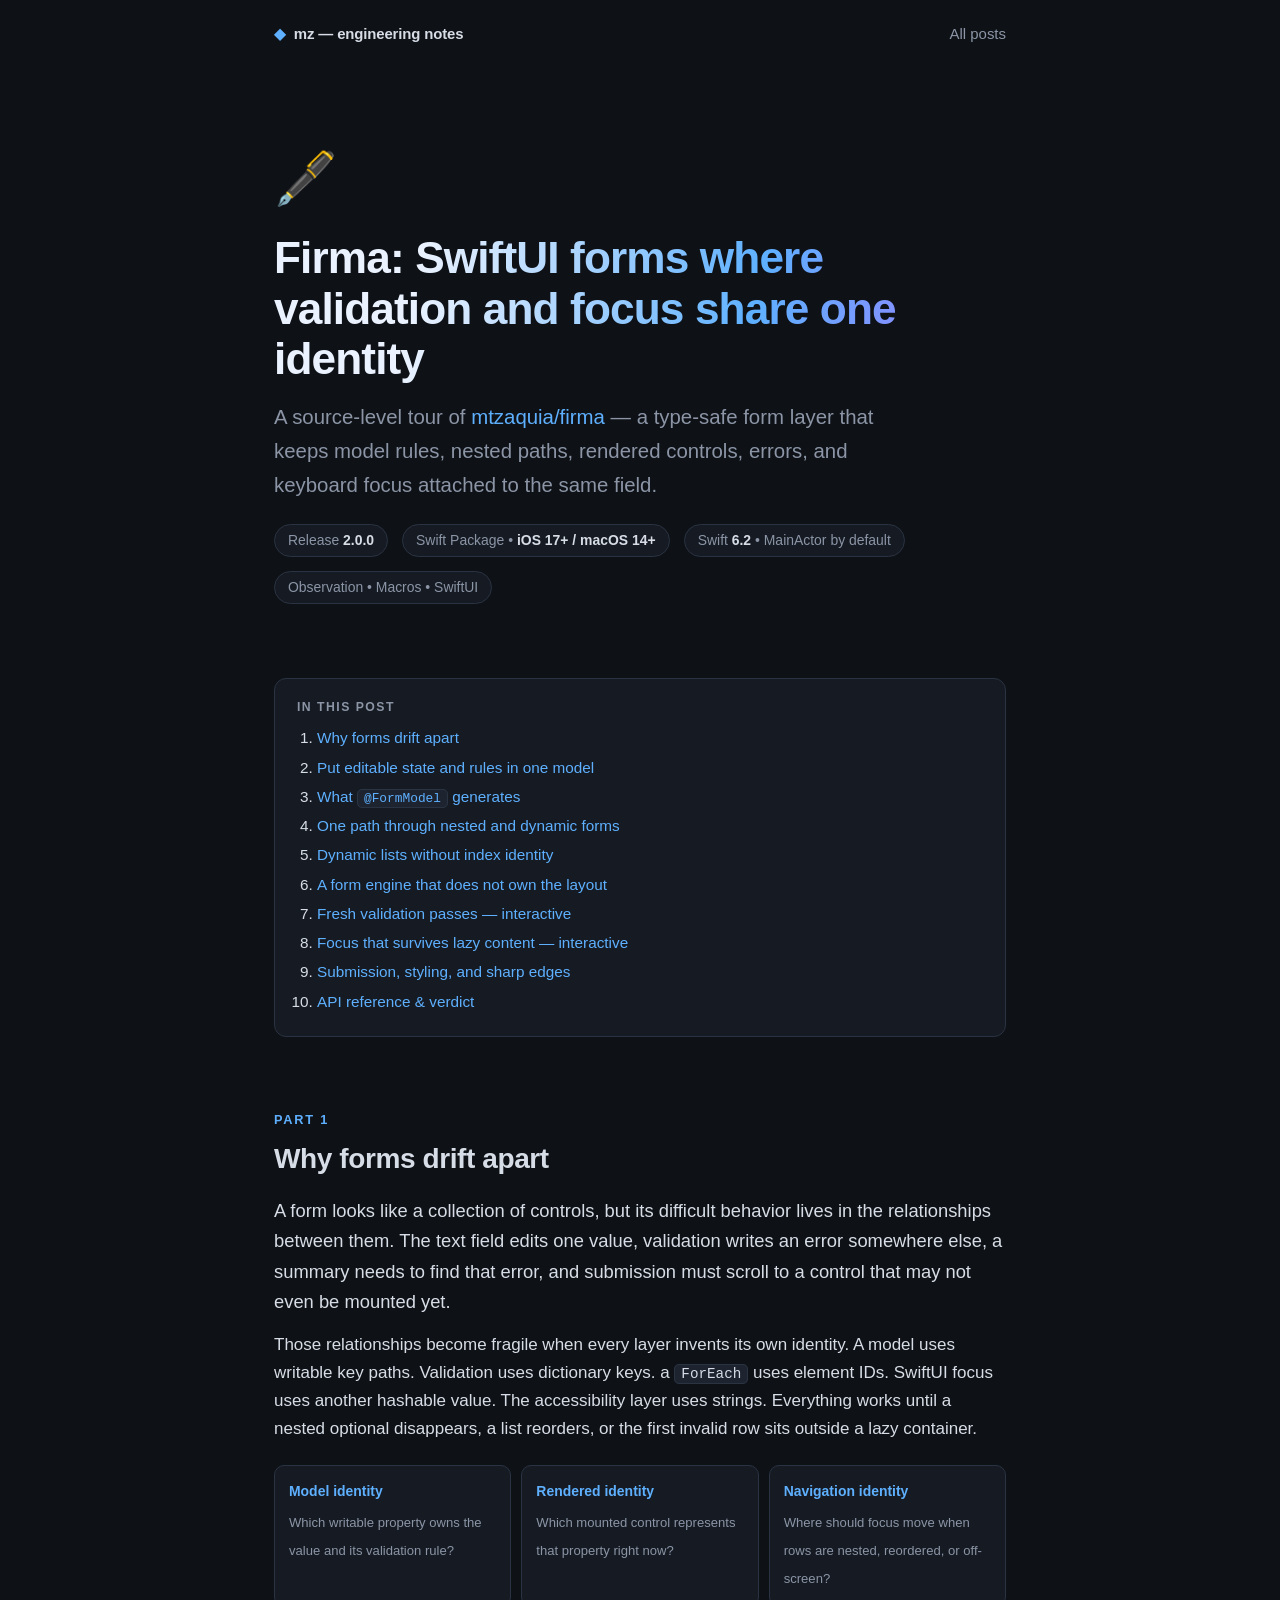
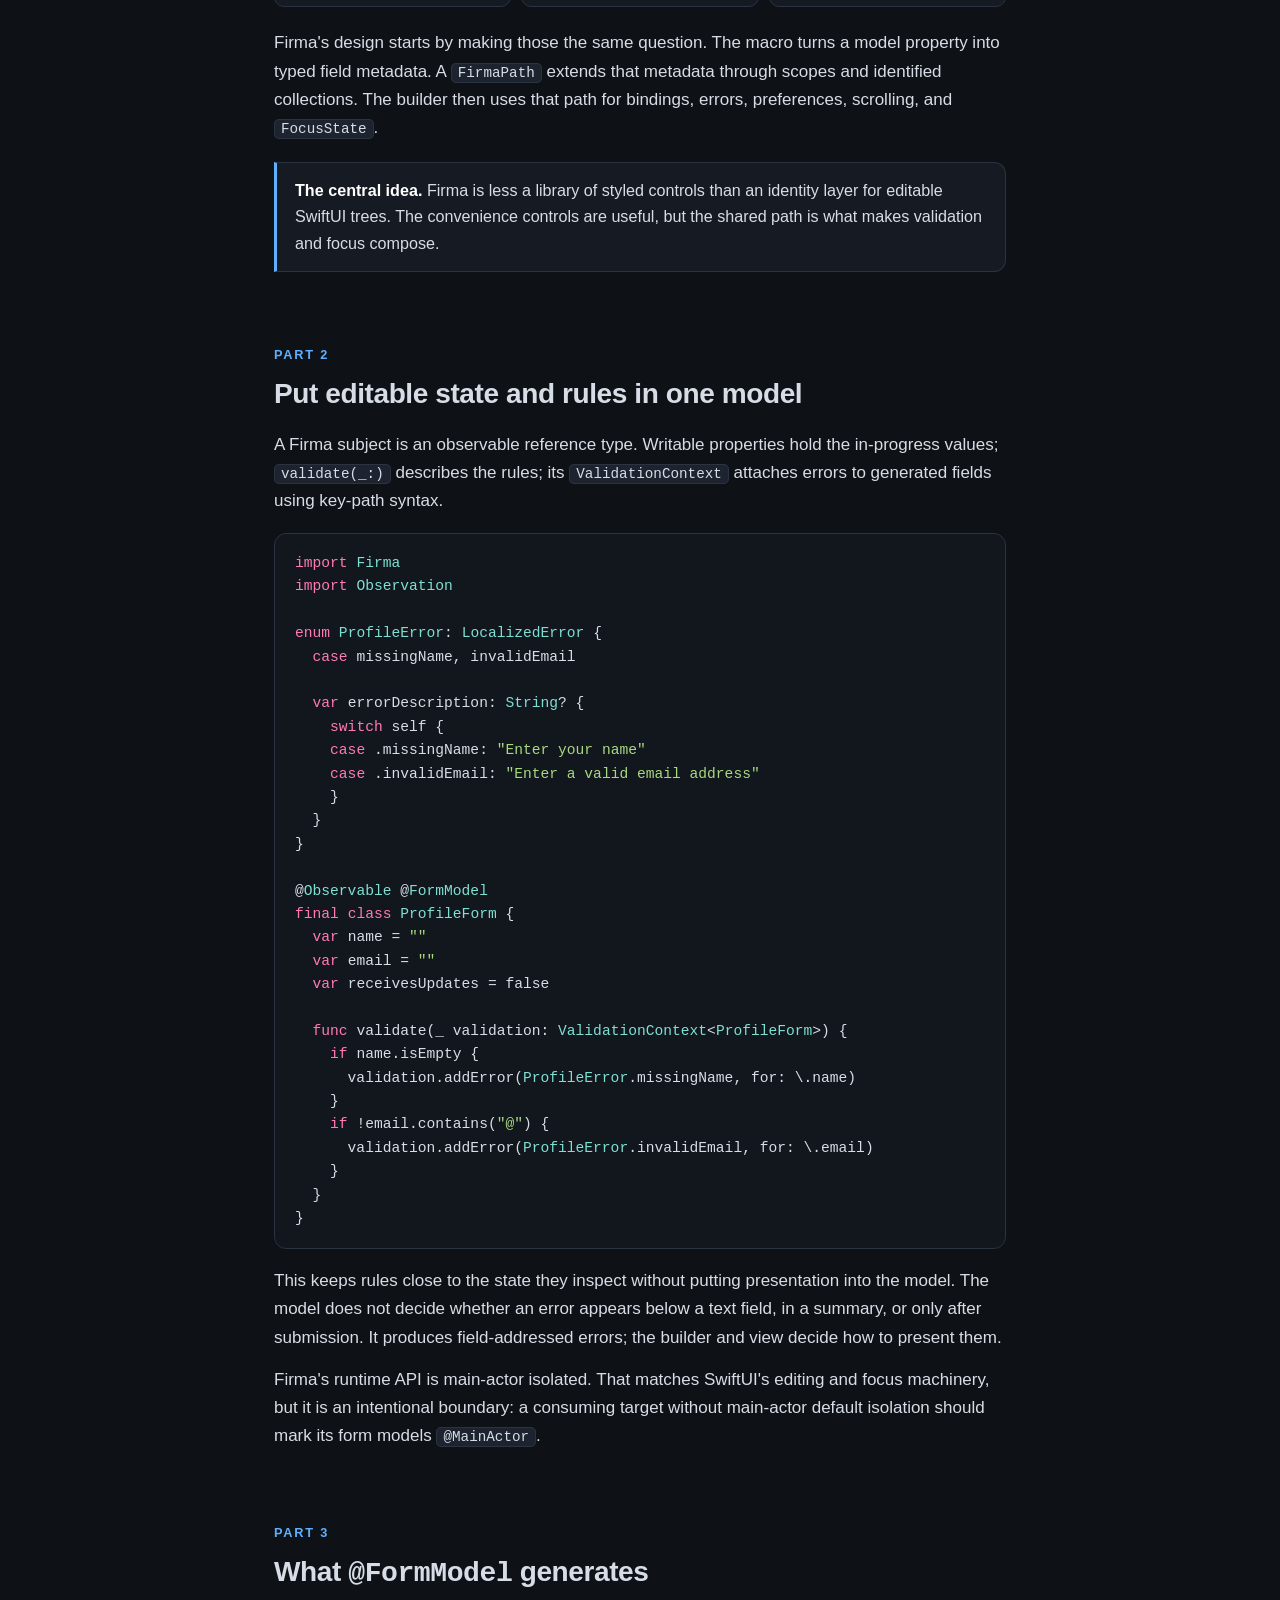
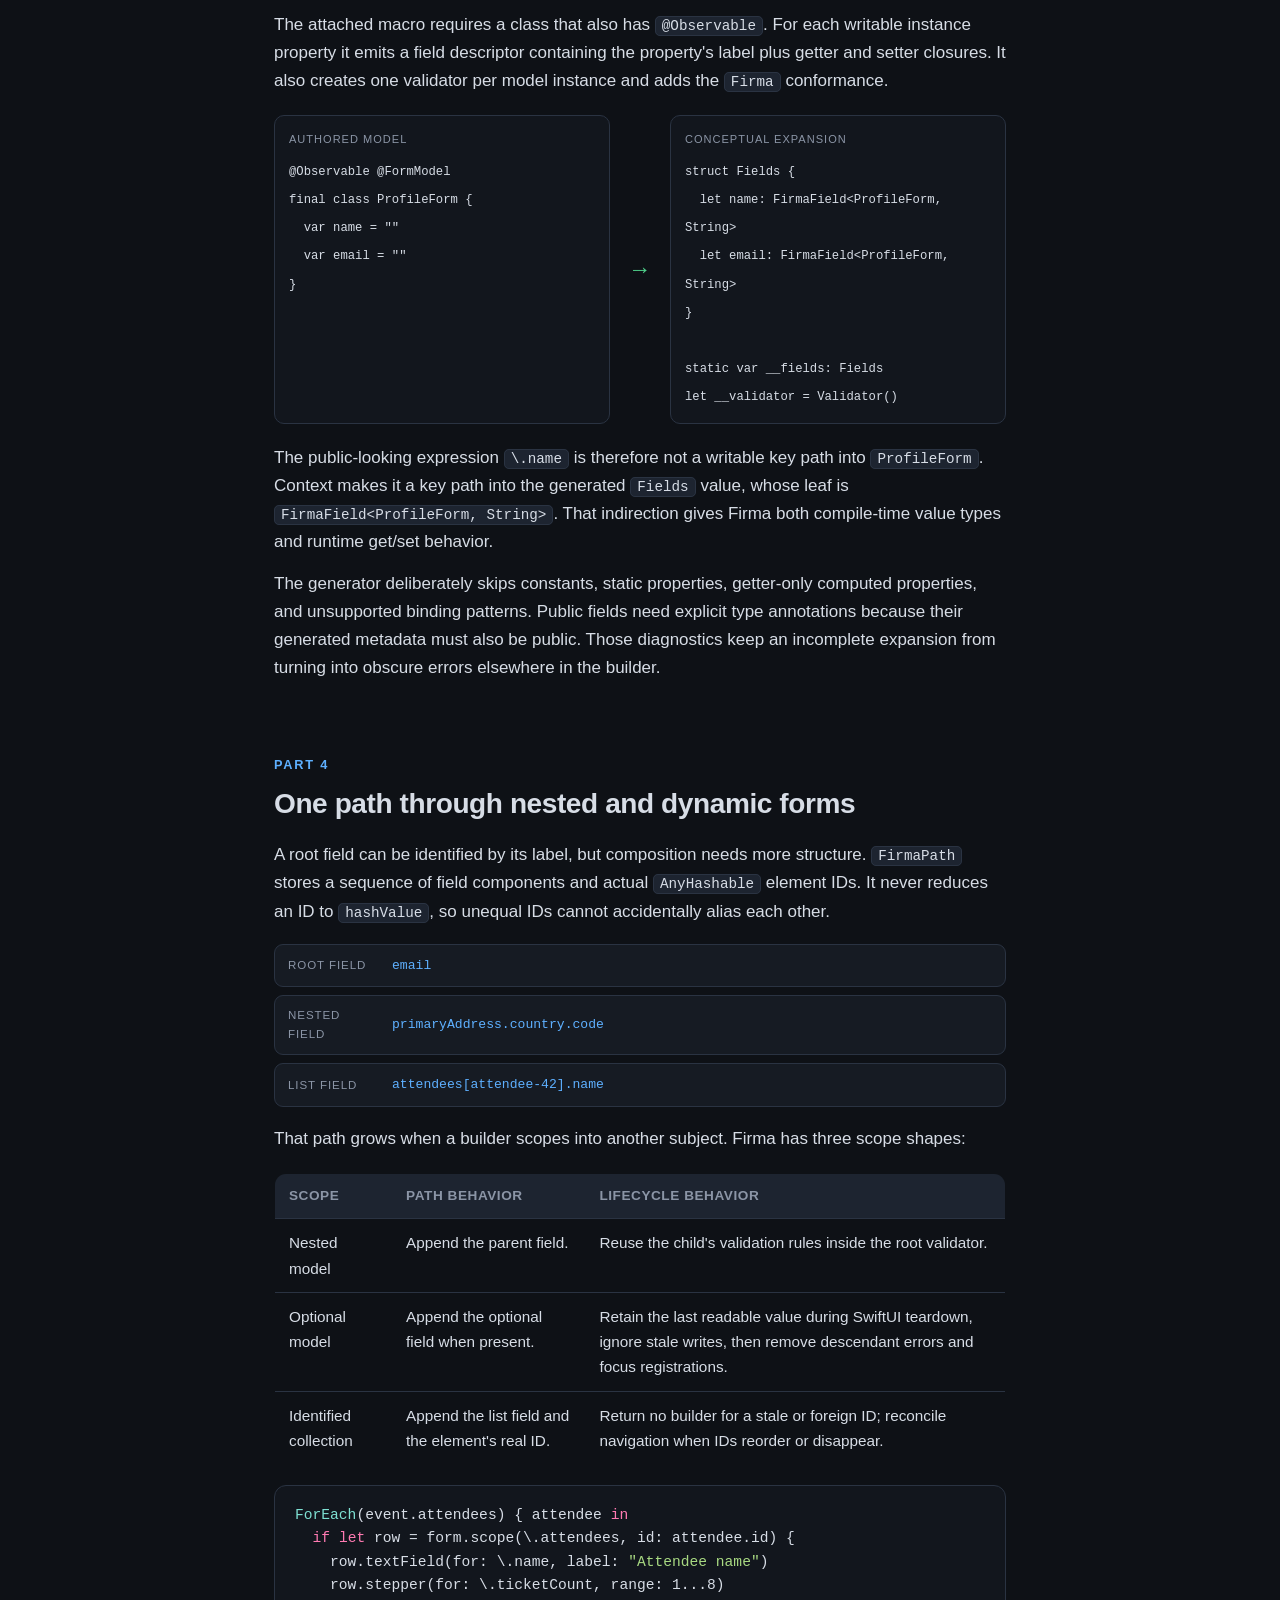
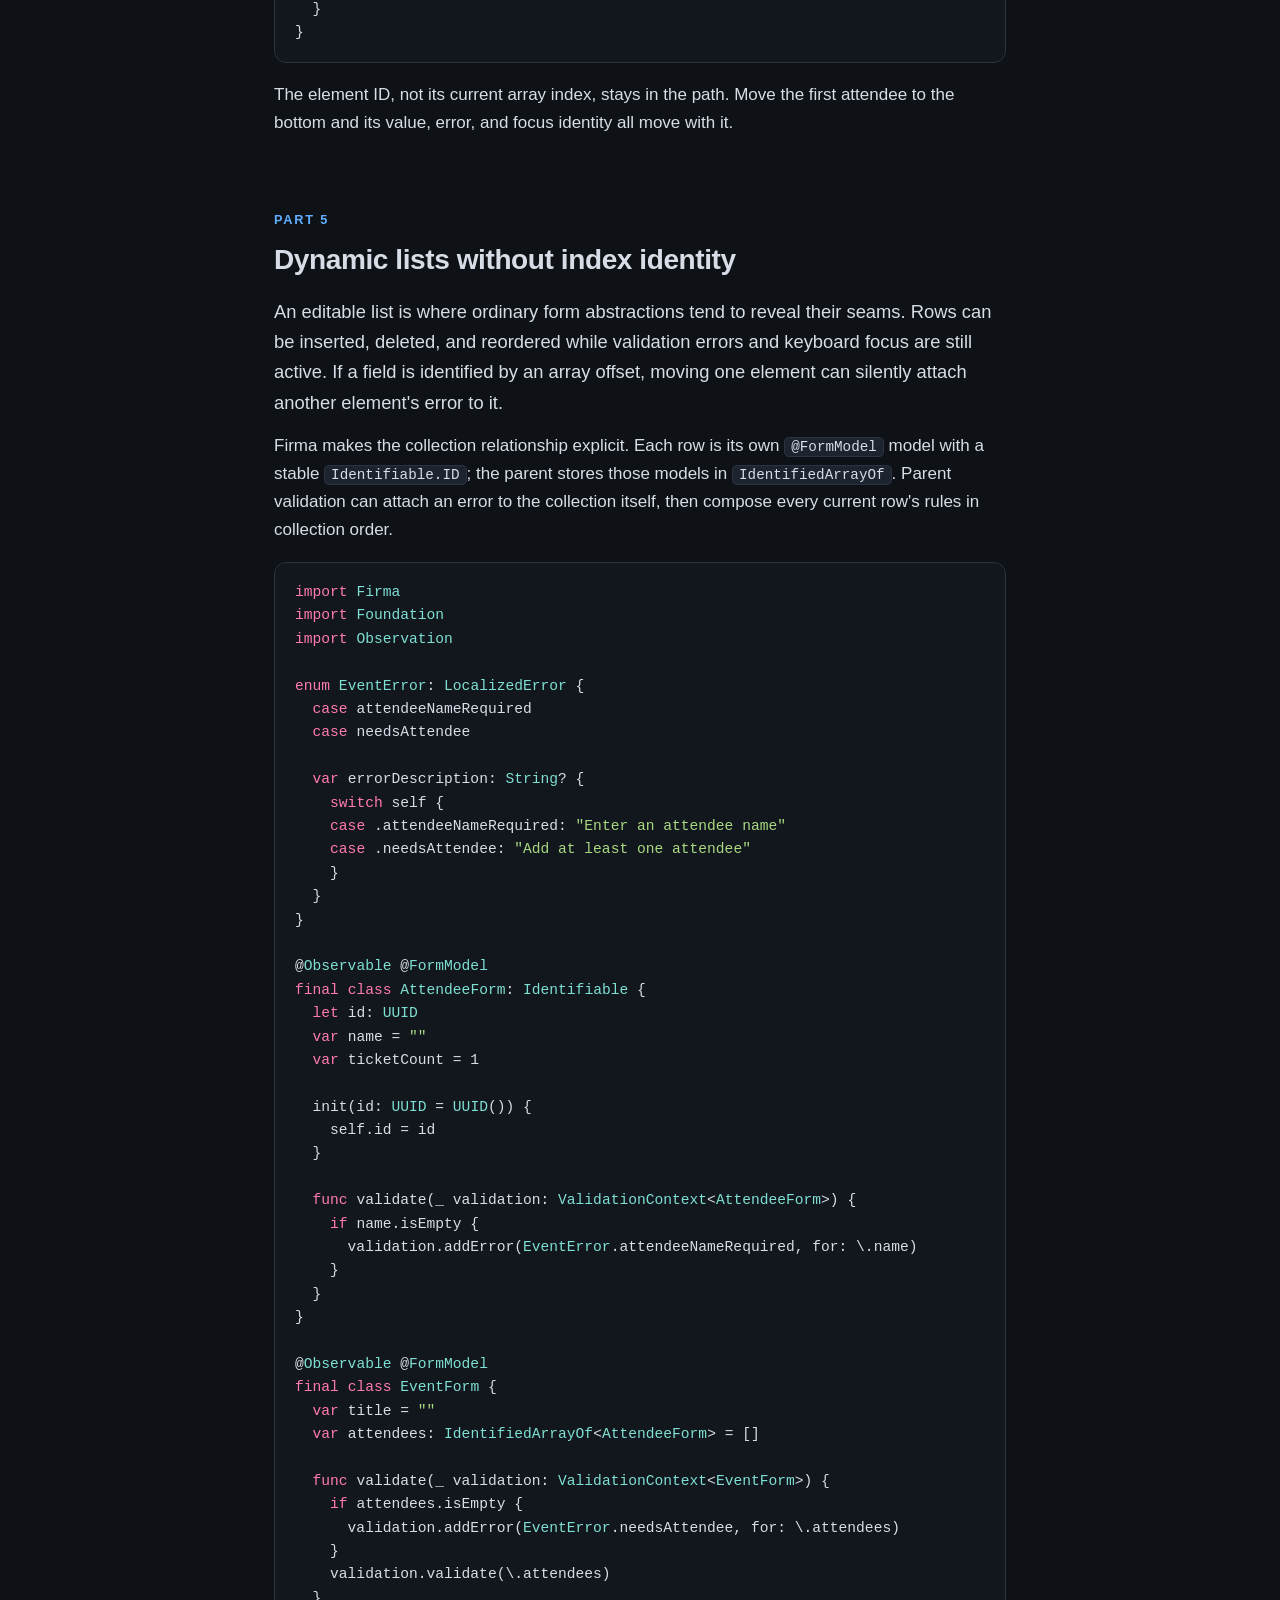
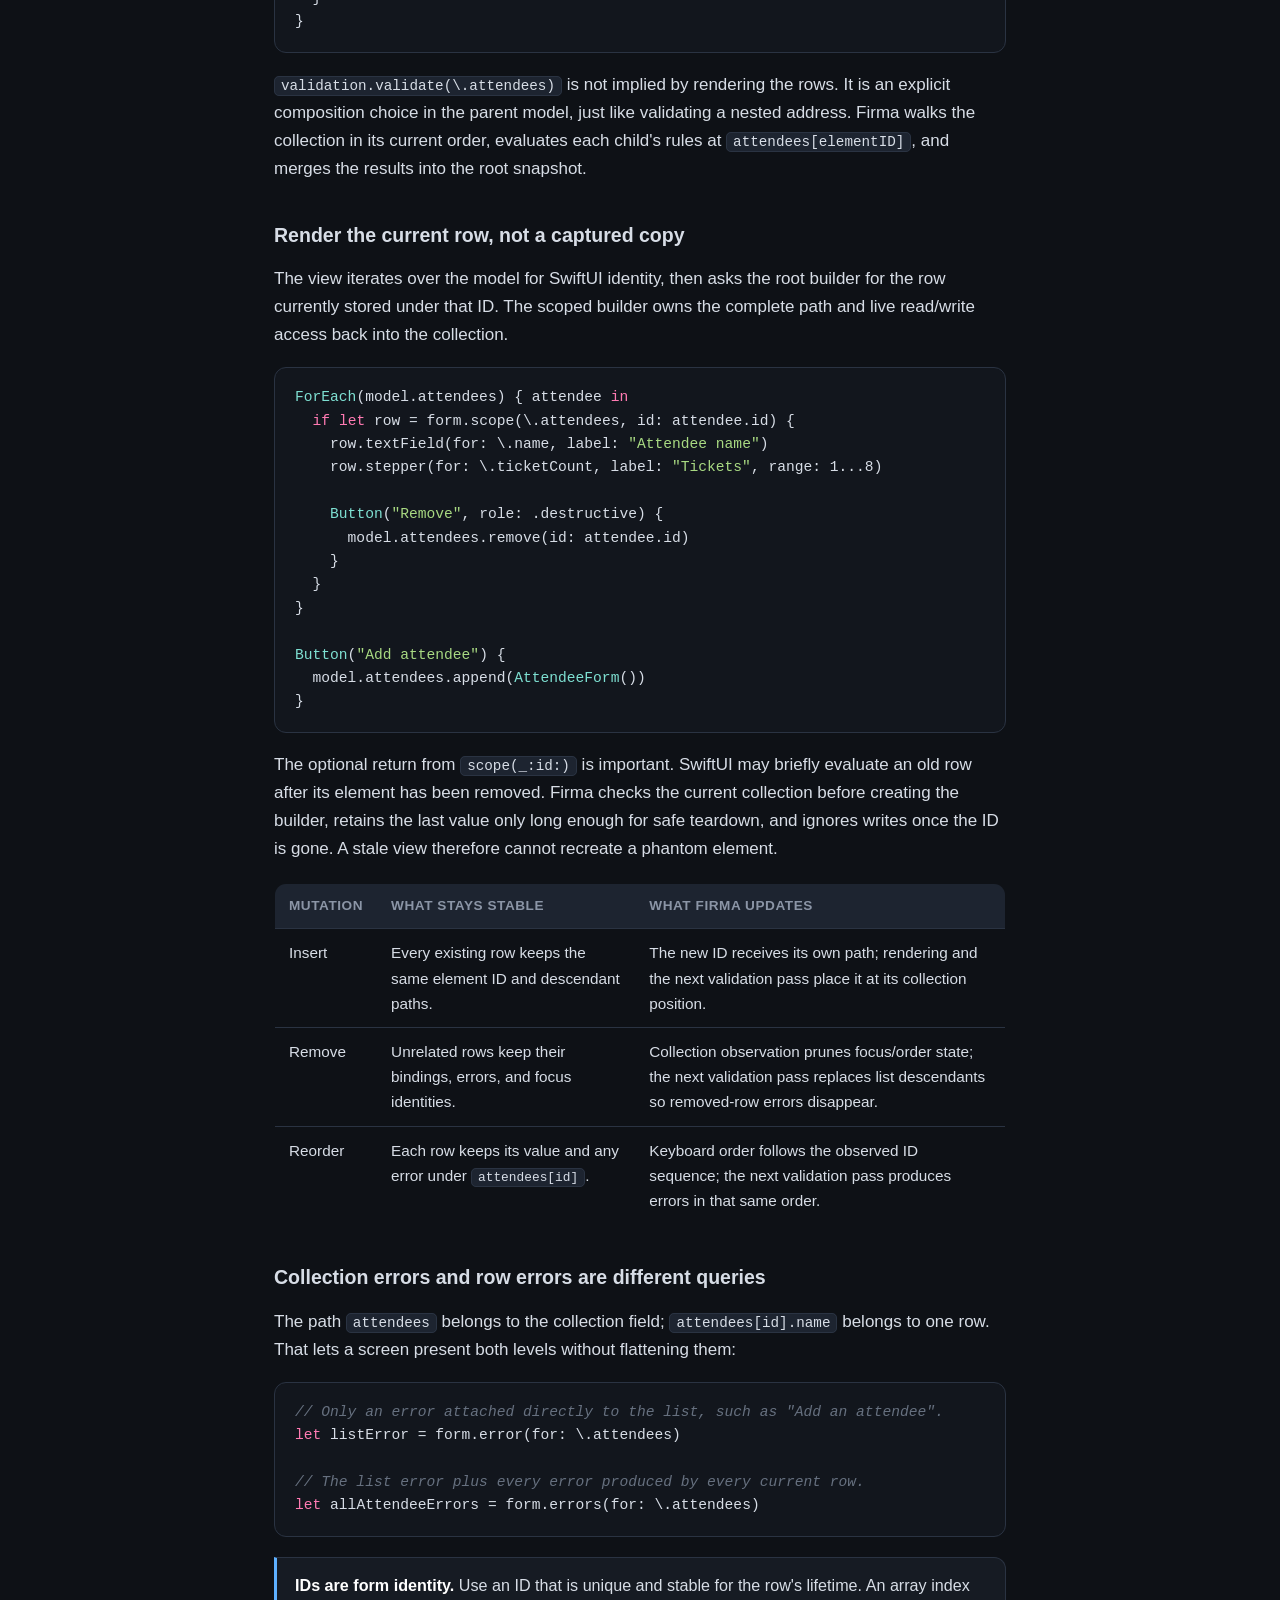
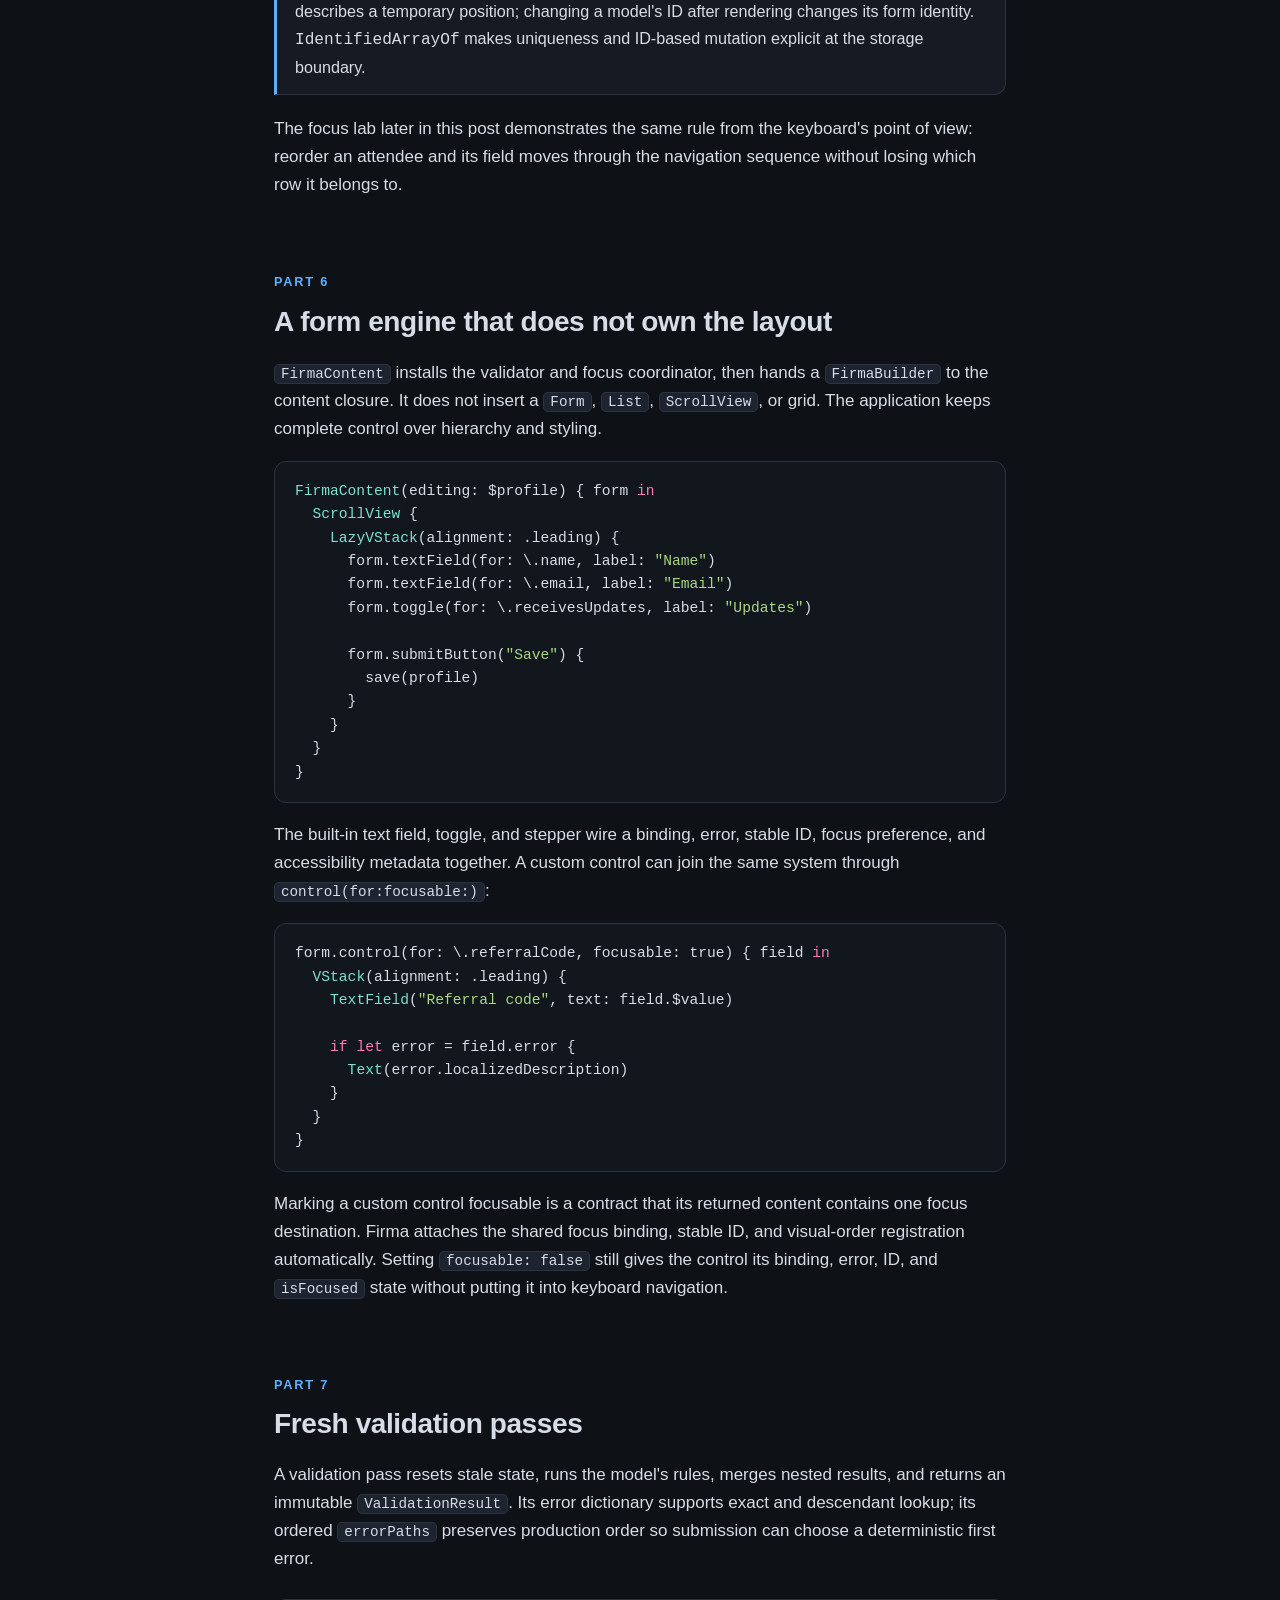
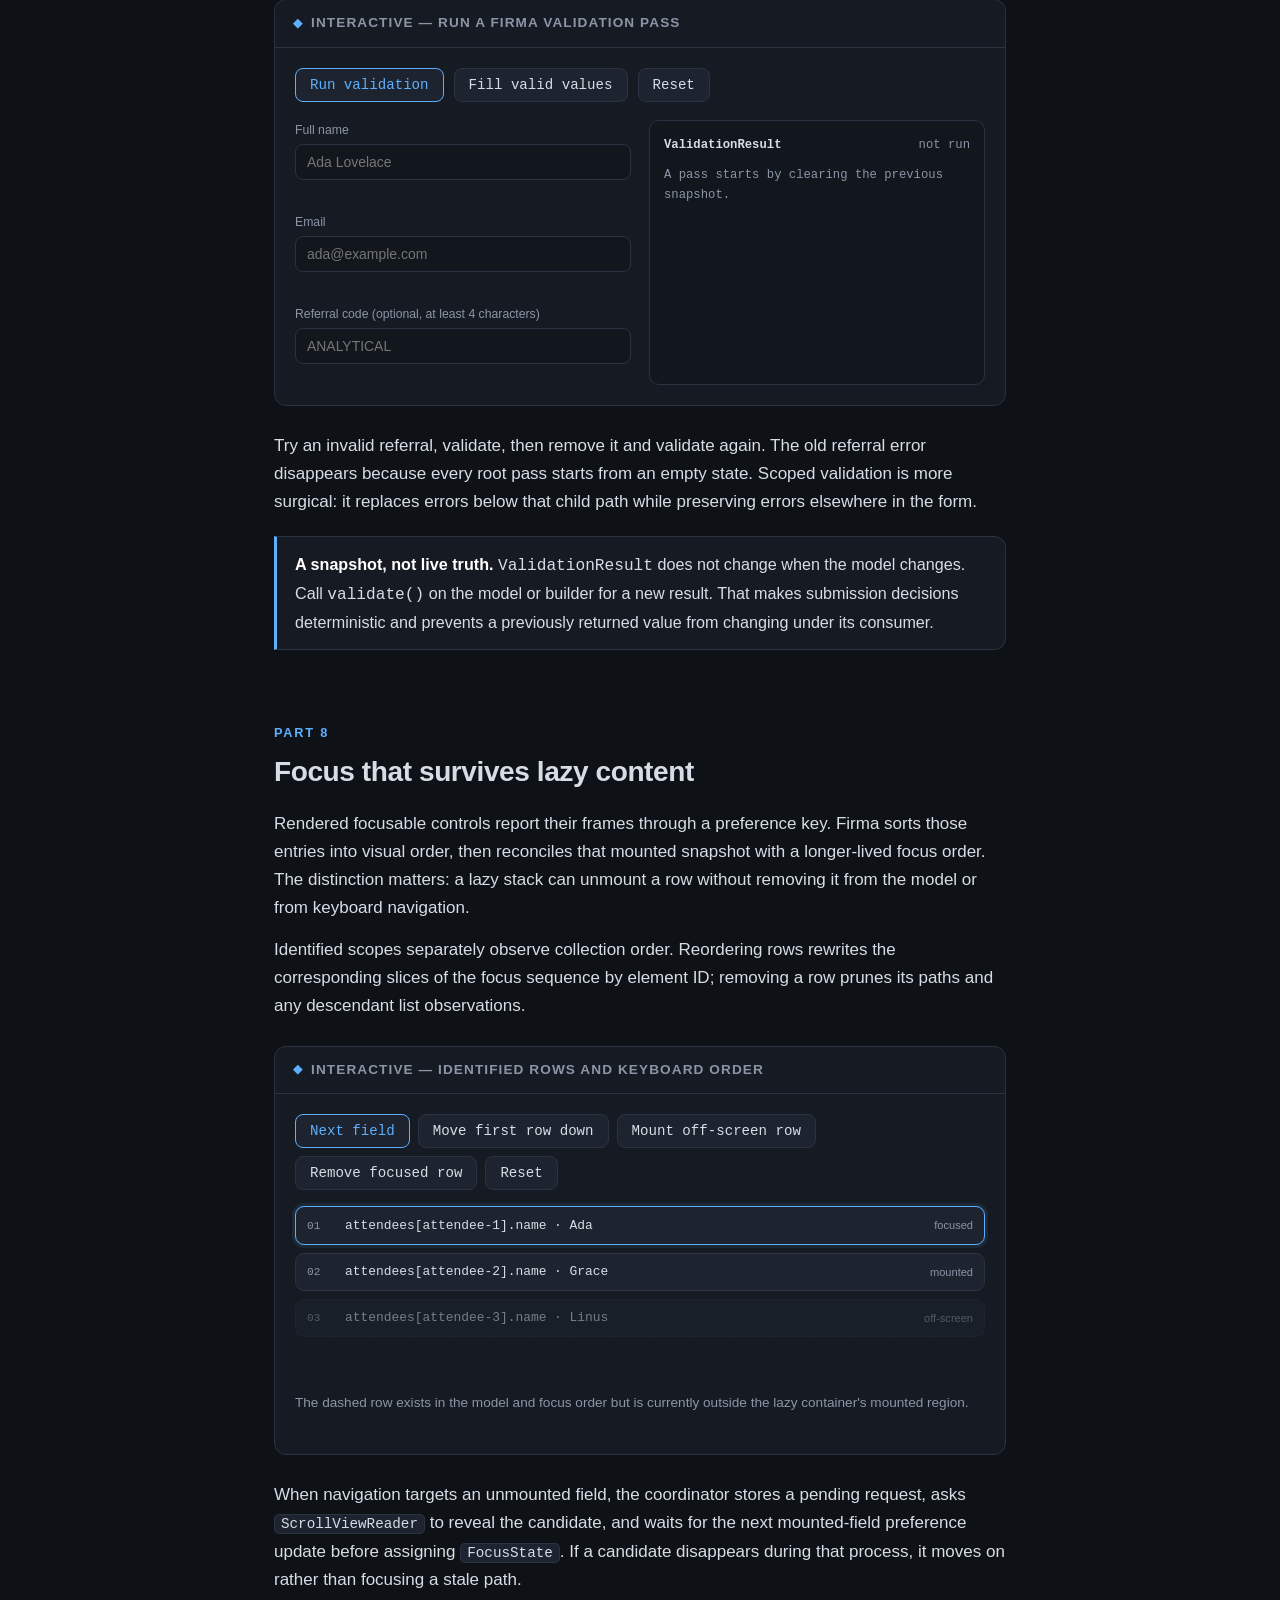
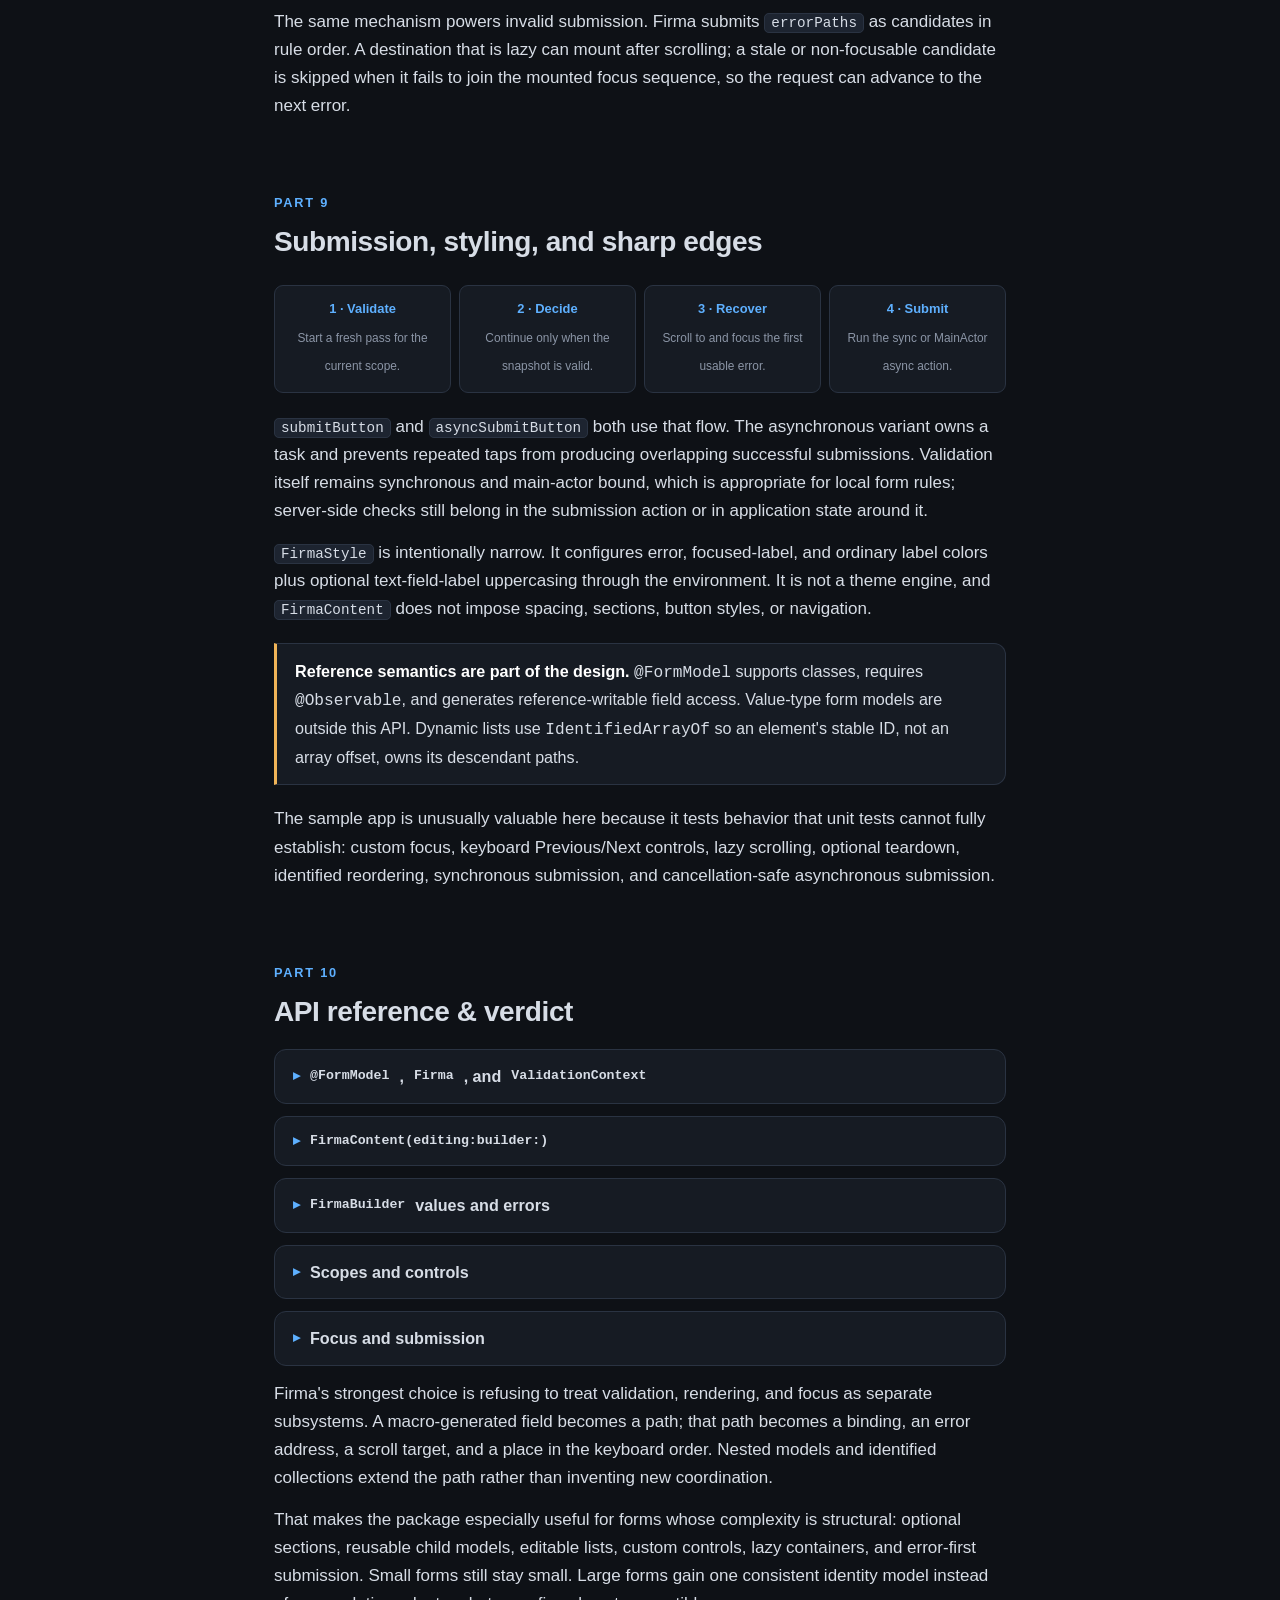
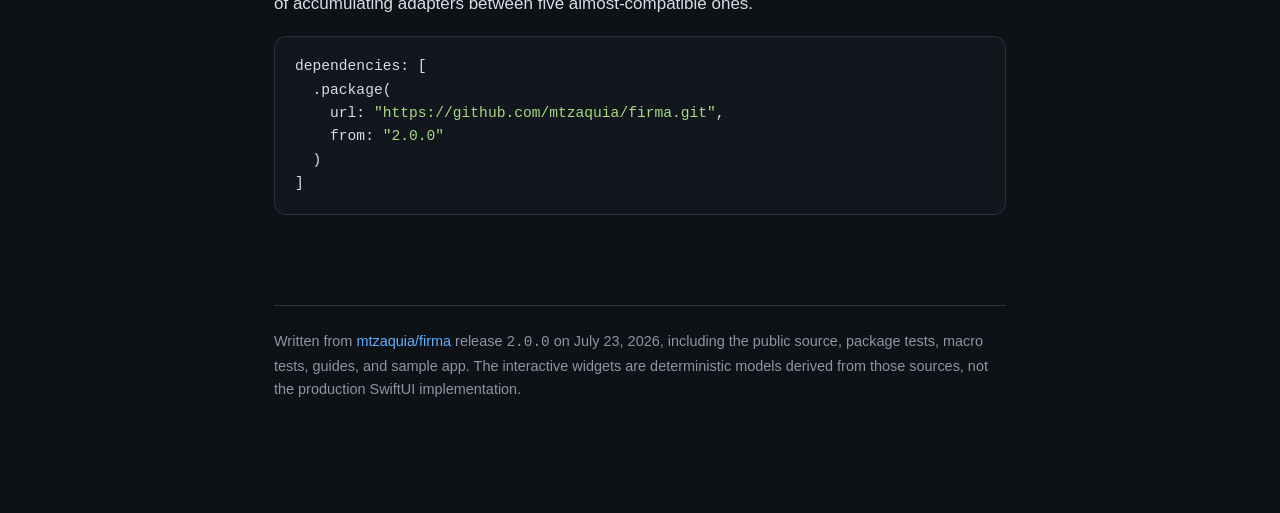
<file: posts/firma.html>
<!DOCTYPE html>
<html lang="en">
<head>
<meta charset="UTF-8">
<meta name="viewport" content="width=device-width, initial-scale=1.0">
<title>Firma — SwiftUI Forms with Stable Identity</title>
<link rel="stylesheet" href="../assets/blog.css">
<style>
  .architecture {
    display: grid; grid-template-columns: repeat(3, 1fr); gap: 10px; margin: 22px 0;
  }
  .arch-card {
    border: 1px solid var(--border); border-radius: 10px; background: var(--surface);
    padding: 14px; min-width: 0;
  }
  .arch-card b { display: block; color: var(--accent); font-size: 0.82rem; margin-bottom: 5px; }
  .arch-card span { color: var(--text-dim); font-size: 0.77rem; line-height: 1.45; }

  .macro-flow {
    display: grid; grid-template-columns: 1fr 40px 1fr; align-items: stretch; gap: 10px; margin: 20px 0;
  }
  .macro-box {
    border: 1px solid var(--border); border-radius: 10px; background: var(--code-bg);
    padding: 14px; min-width: 0;
  }
  .macro-box .cap {
    color: var(--text-dim); font-size: 0.65rem; letter-spacing: 0.09em;
    text-transform: uppercase; margin-bottom: 8px;
  }
  .macro-box code { white-space: pre-wrap; overflow-wrap: anywhere; font-size: 0.72rem; }
  .macro-arrow { display: flex; align-items: center; justify-content: center; color: var(--green); font-size: 1.35rem; }

  .path-stack { display: flex; flex-direction: column; gap: 8px; margin: 18px 0; }
  .path-row {
    display: grid; grid-template-columns: 92px 1fr; gap: 12px; align-items: center;
    border: 1px solid var(--border); border-radius: 9px; background: var(--surface); padding: 10px 13px;
  }
  .path-kind { color: var(--text-dim); font-size: 0.68rem; text-transform: uppercase; letter-spacing: 0.08em; }
  .path-row code { overflow-wrap: anywhere; white-space: normal; color: var(--accent); font-size: 0.77rem; }

  .form-lab { display: grid; grid-template-columns: 1fr 1fr; gap: 18px; }
  .lab-fields { display: flex; flex-direction: column; gap: 11px; }
  .lab-field label { display: block; color: var(--text-dim); font-size: 0.72rem; margin-bottom: 4px; }
  .lab-field input {
    width: 100%; border: 1px solid var(--border); border-radius: 8px; background: var(--code-bg);
    color: var(--text); padding: 9px 11px; font: 0.82rem -apple-system, BlinkMacSystemFont, sans-serif;
  }
  .lab-field input:focus { outline: 2px solid rgba(94,176,255,0.28); border-color: var(--accent); }
  .lab-field.invalid input { border-color: var(--red); }
  .field-error { min-height: 17px; margin-top: 4px; color: var(--red); font-size: 0.68rem; }
  .validation-result {
    border: 1px solid var(--border); border-radius: 10px; background: var(--code-bg); padding: 14px;
    min-height: 192px; font: 0.72rem/1.65 "SF Mono", ui-monospace, monospace;
  }
  .result-head { display: flex; align-items: center; justify-content: space-between; gap: 8px; margin-bottom: 10px; }
  .result-state { color: var(--text-dim); }
  .result-state.good { color: var(--green); }
  .result-state.bad { color: var(--red); }
  .result-line { color: var(--text-dim); overflow-wrap: anywhere; }
  .result-line b { color: var(--text); }
  .focus-chip {
    display: inline-block; margin-top: 12px; border: 1px solid var(--accent); border-radius: 999px;
    color: var(--accent); padding: 3px 9px; font-size: 0.66rem;
  }

  .focus-controls { display: flex; gap: 8px; flex-wrap: wrap; margin-bottom: 16px; }
  .focus-order { display: flex; flex-direction: column; gap: 8px; min-height: 174px; }
  .focus-row {
    display: grid; grid-template-columns: 28px 1fr auto; align-items: center; gap: 10px;
    border: 1px solid var(--border); border-radius: 9px; background: var(--surface-2); padding: 9px 11px;
    transition: border-color 0.2s, opacity 0.2s;
  }
  .focus-row.current { border-color: var(--accent); box-shadow: 0 0 0 3px rgba(94,176,255,0.09); }
  .focus-row.offscreen { opacity: 0.5; border-style: dashed; }
  .focus-num { color: var(--text-dim); font: 0.65rem "SF Mono", ui-monospace, monospace; }
  .focus-name { font: 0.76rem "SF Mono", ui-monospace, monospace; overflow-wrap: anywhere; }
  .focus-badge { color: var(--text-dim); font-size: 0.65rem; }
  .focus-note { min-height: 42px; color: var(--text-dim); font-size: 0.8rem; margin-top: 12px; }

  .submission-flow {
    display: grid; grid-template-columns: repeat(4, 1fr); gap: 8px; margin: 20px 0;
  }
  .submit-stage {
    position: relative; border: 1px solid var(--border); border-radius: 9px; background: var(--surface);
    padding: 12px 10px; text-align: center;
  }
  .submit-stage b { display: block; color: var(--accent); font-size: 0.76rem; margin-bottom: 4px; }
  .submit-stage span { color: var(--text-dim); font-size: 0.7rem; }

  @media (max-width: 680px) {
    .architecture { grid-template-columns: 1fr; }
    .macro-flow { grid-template-columns: 1fr; }
    .macro-arrow { transform: rotate(90deg); min-height: 28px; }
    .form-lab { grid-template-columns: 1fr; }
    .submission-flow { grid-template-columns: 1fr 1fr; }
  }
  @media (max-width: 420px) {
    .path-row { grid-template-columns: 1fr; gap: 3px; }
    .submission-flow { grid-template-columns: 1fr; }
  }
</style>
</head>
<body>

<nav class="site-nav">
  <a class="brand" href="../index.html"><span class="dot">◆</span> mz — engineering notes</a>
  <span class="nav-links"><a href="../index.html">All posts</a></span>
</nav>

<header class="hero">
  <div class="plane">🖋️</div>
  <h1>Firma: SwiftUI forms where validation and focus share one identity</h1>
  <p class="sub">A source-level tour of <a href="https://github.com/mtzaquia/firma" target="_blank" rel="noopener">mtzaquia/firma</a> — a type-safe form layer that keeps model rules, nested paths, rendered controls, errors, and keyboard focus attached to the same field.</p>
  <div class="meta-row">
    <span class="pill">Release <b>2.0.0</b></span>
    <span class="pill">Swift Package • <b>iOS 17+ / macOS 14+</b></span>
    <span class="pill">Swift <b>6.2</b> • MainActor by default</span>
    <span class="pill">Observation • Macros • SwiftUI</span>
  </div>
</header>

<main>

<nav class="toc">
  <div class="toc-t">In this post</div>
  <ol>
    <li><a href="#problem">Why forms drift apart</a></li>
    <li><a href="#model">Put editable state and rules in one model</a></li>
    <li><a href="#macro">What <code>@FormModel</code> generates</a></li>
    <li><a href="#identity">One path through nested and dynamic forms</a></li>
    <li><a href="#dynamic-lists">Dynamic lists without index identity</a></li>
    <li><a href="#rendering">A form engine that does not own the layout</a></li>
    <li><a href="#validation">Fresh validation passes — interactive</a></li>
    <li><a href="#focus">Focus that survives lazy content — interactive</a></li>
    <li><a href="#submission">Submission, styling, and sharp edges</a></li>
    <li><a href="#verdict">API reference &amp; verdict</a></li>
  </ol>
</nav>

<h2 id="problem"><span class="kicker">Part 1</span>Why forms drift apart</h2>

<p class="lede">A form looks like a collection of controls, but its difficult behavior lives in the relationships between them. The text field edits one value, validation writes an error somewhere else, a summary needs to find that error, and submission must scroll to a control that may not even be mounted yet.</p>

<p>Those relationships become fragile when every layer invents its own identity. A model uses writable key paths. Validation uses dictionary keys. a <code>ForEach</code> uses element IDs. SwiftUI focus uses another hashable value. The accessibility layer uses strings. Everything works until a nested optional disappears, a list reorders, or the first invalid row sits outside a lazy container.</p>

<div class="architecture">
  <div class="arch-card"><b>Model identity</b><span>Which writable property owns the value and its validation rule?</span></div>
  <div class="arch-card"><b>Rendered identity</b><span>Which mounted control represents that property right now?</span></div>
  <div class="arch-card"><b>Navigation identity</b><span>Where should focus move when rows are nested, reordered, or off-screen?</span></div>
</div>

<p>Firma's design starts by making those the same question. The macro turns a model property into typed field metadata. A <code>FirmaPath</code> extends that metadata through scopes and identified collections. The builder then uses that path for bindings, errors, preferences, scrolling, and <code>FocusState</code>.</p>

<div class="callout">
  <strong>The central idea.</strong> Firma is less a library of styled controls than an identity layer for editable SwiftUI trees. The convenience controls are useful, but the shared path is what makes validation and focus compose.
</div>

<h2 id="model"><span class="kicker">Part 2</span>Put editable state and rules in one model</h2>

<p>A Firma subject is an observable reference type. Writable properties hold the in-progress values; <code>validate(_:)</code> describes the rules; its <code>ValidationContext</code> attaches errors to generated fields using key-path syntax.</p>

<pre><code class="swift">import Firma
import Observation

enum ProfileError: LocalizedError {
  case missingName, invalidEmail

  var errorDescription: String? {
    switch self {
    case .missingName: "Enter your name"
    case .invalidEmail: "Enter a valid email address"
    }
  }
}

@Observable @FormModel
final class ProfileForm {
  var name = ""
  var email = ""
  var receivesUpdates = false

  func validate(_ validation: ValidationContext&lt;ProfileForm&gt;) {
    if name.isEmpty {
      validation.addError(ProfileError.missingName, for: \.name)
    }
    if !email.contains("@") {
      validation.addError(ProfileError.invalidEmail, for: \.email)
    }
  }
}</code></pre>

<p>This keeps rules close to the state they inspect without putting presentation into the model. The model does not decide whether an error appears below a text field, in a summary, or only after submission. It produces field-addressed errors; the builder and view decide how to present them.</p>

<p>Firma's runtime API is main-actor isolated. That matches SwiftUI's editing and focus machinery, but it is an intentional boundary: a consuming target without main-actor default isolation should mark its form models <code>@MainActor</code>.</p>

<h2 id="macro"><span class="kicker">Part 3</span>What <code>@FormModel</code> generates</h2>

<p>The attached macro requires a class that also has <code>@Observable</code>. For each writable instance property it emits a field descriptor containing the property's label plus getter and setter closures. It also creates one validator per model instance and adds the <code>Firma</code> conformance.</p>

<div class="macro-flow" aria-label="Firma macro expansion">
  <div class="macro-box">
    <div class="cap">Authored model</div>
    <code>@Observable @FormModel
final class ProfileForm {
  var name = ""
  var email = ""
}</code>
  </div>
  <div class="macro-arrow">→</div>
  <div class="macro-box">
    <div class="cap">Conceptual expansion</div>
    <code>struct Fields {
  let name: FirmaField&lt;ProfileForm, String&gt;
  let email: FirmaField&lt;ProfileForm, String&gt;
}

static var __fields: Fields
let __validator = Validator()</code>
  </div>
</div>

<p>The public-looking expression <code>\.name</code> is therefore not a writable key path into <code>ProfileForm</code>. Context makes it a key path into the generated <code>Fields</code> value, whose leaf is <code>FirmaField&lt;ProfileForm, String&gt;</code>. That indirection gives Firma both compile-time value types and runtime get/set behavior.</p>

<p>The generator deliberately skips constants, static properties, getter-only computed properties, and unsupported binding patterns. Public fields need explicit type annotations because their generated metadata must also be public. Those diagnostics keep an incomplete expansion from turning into obscure errors elsewhere in the builder.</p>

<h2 id="identity"><span class="kicker">Part 4</span>One path through nested and dynamic forms</h2>

<p>A root field can be identified by its label, but composition needs more structure. <code>FirmaPath</code> stores a sequence of field components and actual <code>AnyHashable</code> element IDs. It never reduces an ID to <code>hashValue</code>, so unequal IDs cannot accidentally alias each other.</p>

<div class="path-stack" aria-label="Example Firma paths">
  <div class="path-row"><span class="path-kind">Root field</span><code>email</code></div>
  <div class="path-row"><span class="path-kind">Nested field</span><code>primaryAddress.country.code</code></div>
  <div class="path-row"><span class="path-kind">List field</span><code>attendees[attendee-42].name</code></div>
</div>

<p>That path grows when a builder scopes into another subject. Firma has three scope shapes:</p>

<div class="table-scroll" role="region" aria-label="Firma scope behavior" tabindex="0">
<table>
  <thead><tr><th>Scope</th><th>Path behavior</th><th>Lifecycle behavior</th></tr></thead>
  <tbody>
    <tr><td>Nested model</td><td>Append the parent field.</td><td>Reuse the child's validation rules inside the root validator.</td></tr>
    <tr><td>Optional model</td><td>Append the optional field when present.</td><td>Retain the last readable value during SwiftUI teardown, ignore stale writes, then remove descendant errors and focus registrations.</td></tr>
    <tr><td>Identified collection</td><td>Append the list field and the element's real ID.</td><td>Return no builder for a stale or foreign ID; reconcile navigation when IDs reorder or disappear.</td></tr>
  </tbody>
</table>
</div>

<pre><code class="swift">ForEach(event.attendees) { attendee in
  if let row = form.scope(\.attendees, id: attendee.id) {
    row.textField(for: \.name, label: "Attendee name")
    row.stepper(for: \.ticketCount, range: 1...8)
  }
}</code></pre>

<p>The element ID, not its current array index, stays in the path. Move the first attendee to the bottom and its value, error, and focus identity all move with it.</p>

<h2 id="dynamic-lists"><span class="kicker">Part 5</span>Dynamic lists without index identity</h2>

<p class="lede">An editable list is where ordinary form abstractions tend to reveal their seams. Rows can be inserted, deleted, and reordered while validation errors and keyboard focus are still active. If a field is identified by an array offset, moving one element can silently attach another element's error to it.</p>

<p>Firma makes the collection relationship explicit. Each row is its own <code>@FormModel</code> model with a stable <code>Identifiable.ID</code>; the parent stores those models in <code>IdentifiedArrayOf</code>. Parent validation can attach an error to the collection itself, then compose every current row's rules in collection order.</p>

<pre><code class="swift">import Firma
import Foundation
import Observation

enum EventError: LocalizedError {
  case attendeeNameRequired
  case needsAttendee

  var errorDescription: String? {
    switch self {
    case .attendeeNameRequired: "Enter an attendee name"
    case .needsAttendee: "Add at least one attendee"
    }
  }
}

@Observable @FormModel
final class AttendeeForm: Identifiable {
  let id: UUID
  var name = ""
  var ticketCount = 1

  init(id: UUID = UUID()) {
    self.id = id
  }

  func validate(_ validation: ValidationContext&lt;AttendeeForm&gt;) {
    if name.isEmpty {
      validation.addError(EventError.attendeeNameRequired, for: \.name)
    }
  }
}

@Observable @FormModel
final class EventForm {
  var title = ""
  var attendees: IdentifiedArrayOf&lt;AttendeeForm&gt; = []

  func validate(_ validation: ValidationContext&lt;EventForm&gt;) {
    if attendees.isEmpty {
      validation.addError(EventError.needsAttendee, for: \.attendees)
    }
    validation.validate(\.attendees)
  }
}</code></pre>

<p><code>validation.validate(\.attendees)</code> is not implied by rendering the rows. It is an explicit composition choice in the parent model, just like validating a nested address. Firma walks the collection in its current order, evaluates each child's rules at <code>attendees[elementID]</code>, and merges the results into the root snapshot.</p>

<h3>Render the current row, not a captured copy</h3>

<p>The view iterates over the model for SwiftUI identity, then asks the root builder for the row currently stored under that ID. The scoped builder owns the complete path and live read/write access back into the collection.</p>

<pre><code class="swift">ForEach(model.attendees) { attendee in
  if let row = form.scope(\.attendees, id: attendee.id) {
    row.textField(for: \.name, label: "Attendee name")
    row.stepper(for: \.ticketCount, label: "Tickets", range: 1...8)

    Button("Remove", role: .destructive) {
      model.attendees.remove(id: attendee.id)
    }
  }
}

Button("Add attendee") {
  model.attendees.append(AttendeeForm())
}
</code></pre>

<p>The optional return from <code>scope(_:id:)</code> is important. SwiftUI may briefly evaluate an old row after its element has been removed. Firma checks the current collection before creating the builder, retains the last value only long enough for safe teardown, and ignores writes once the ID is gone. A stale view therefore cannot recreate a phantom element.</p>

<div class="table-scroll" role="region" aria-label="Dynamic list mutation behavior" tabindex="0">
<table>
  <thead><tr><th>Mutation</th><th>What stays stable</th><th>What Firma updates</th></tr></thead>
  <tbody>
    <tr><td>Insert</td><td>Every existing row keeps the same element ID and descendant paths.</td><td>The new ID receives its own path; rendering and the next validation pass place it at its collection position.</td></tr>
    <tr><td>Remove</td><td>Unrelated rows keep their bindings, errors, and focus identities.</td><td>Collection observation prunes focus/order state; the next validation pass replaces list descendants so removed-row errors disappear.</td></tr>
    <tr><td>Reorder</td><td>Each row keeps its value and any error under <code>attendees[id]</code>.</td><td>Keyboard order follows the observed ID sequence; the next validation pass produces errors in that same order.</td></tr>
  </tbody>
</table>
</div>

<h3>Collection errors and row errors are different queries</h3>

<p>The path <code>attendees</code> belongs to the collection field; <code>attendees[id].name</code> belongs to one row. That lets a screen present both levels without flattening them:</p>

<pre><code class="swift">// Only an error attached directly to the list, such as "Add an attendee".
let listError = form.error(for: \.attendees)

// The list error plus every error produced by every current row.
let allAttendeeErrors = form.errors(for: \.attendees)</code></pre>

<div class="callout">
  <strong>IDs are form identity.</strong> Use an ID that is unique and stable for the row's lifetime. An array index describes a temporary position; changing a model's ID after rendering changes its form identity. <code>IdentifiedArrayOf</code> makes uniqueness and ID-based mutation explicit at the storage boundary.
</div>

<p>The focus lab later in this post demonstrates the same rule from the keyboard's point of view: reorder an attendee and its field moves through the navigation sequence without losing which row it belongs to.</p>

<h2 id="rendering"><span class="kicker">Part 6</span>A form engine that does not own the layout</h2>

<p><code>FirmaContent</code> installs the validator and focus coordinator, then hands a <code>FirmaBuilder</code> to the content closure. It does not insert a <code>Form</code>, <code>List</code>, <code>ScrollView</code>, or grid. The application keeps complete control over hierarchy and styling.</p>

<pre><code class="swift">FirmaContent(editing: $profile) { form in
  ScrollView {
    LazyVStack(alignment: .leading) {
      form.textField(for: \.name, label: "Name")
      form.textField(for: \.email, label: "Email")
      form.toggle(for: \.receivesUpdates, label: "Updates")

      form.submitButton("Save") {
        save(profile)
      }
    }
  }
}</code></pre>

<p>The built-in text field, toggle, and stepper wire a binding, error, stable ID, focus preference, and accessibility metadata together. A custom control can join the same system through <code>control(for:focusable:)</code>:</p>

<pre><code class="swift">form.control(for: \.referralCode, focusable: true) { field in
  VStack(alignment: .leading) {
    TextField("Referral code", text: field.$value)

    if let error = field.error {
      Text(error.localizedDescription)
    }
  }
}</code></pre>

<p>Marking a custom control focusable is a contract that its returned content contains one focus destination. Firma attaches the shared focus binding, stable ID, and visual-order registration automatically. Setting <code>focusable: false</code> still gives the control its binding, error, ID, and <code>isFocused</code> state without putting it into keyboard navigation.</p>

<h2 id="validation"><span class="kicker">Part 7</span>Fresh validation passes</h2>

<p>A validation pass resets stale state, runs the model's rules, merges nested results, and returns an immutable <code>ValidationResult</code>. Its error dictionary supports exact and descendant lookup; its ordered <code>errorPaths</code> preserves production order so submission can choose a deterministic first error.</p>

<div class="widget">
  <div class="widget-title">Interactive — run a Firma validation pass</div>
  <div class="widget-body">
    <div class="btn-row">
      <button class="ctl primary" id="validate-run">Run validation</button>
      <button class="ctl" id="validate-fill">Fill valid values</button>
      <button class="ctl" id="validate-reset">Reset</button>
    </div>
    <div class="form-lab">
      <div class="lab-fields">
        <div class="lab-field" data-field="name">
          <label for="lab-name">Full name</label>
          <input id="lab-name" autocomplete="off" placeholder="Ada Lovelace">
          <div class="field-error" aria-live="polite"></div>
        </div>
        <div class="lab-field" data-field="email">
          <label for="lab-email">Email</label>
          <input id="lab-email" autocomplete="off" placeholder="ada@example.com">
          <div class="field-error" aria-live="polite"></div>
        </div>
        <div class="lab-field" data-field="referral">
          <label for="lab-referral">Referral code (optional, at least 4 characters)</label>
          <input id="lab-referral" autocomplete="off" placeholder="ANALYTICAL">
          <div class="field-error" aria-live="polite"></div>
        </div>
      </div>
      <div class="validation-result" id="validation-result" aria-live="polite">
        <div class="result-head"><b>ValidationResult</b><span class="result-state">not run</span></div>
        <div class="result-line">A pass starts by clearing the previous snapshot.</div>
      </div>
    </div>
  </div>
</div>

<p>Try an invalid referral, validate, then remove it and validate again. The old referral error disappears because every root pass starts from an empty state. Scoped validation is more surgical: it replaces errors below that child path while preserving errors elsewhere in the form.</p>

<div class="callout">
  <strong>A snapshot, not live truth.</strong> <code>ValidationResult</code> does not change when the model changes. Call <code>validate()</code> on the model or builder for a new result. That makes submission decisions deterministic and prevents a previously returned value from changing under its consumer.
</div>

<h2 id="focus"><span class="kicker">Part 8</span>Focus that survives lazy content</h2>

<p>Rendered focusable controls report their frames through a preference key. Firma sorts those entries into visual order, then reconciles that mounted snapshot with a longer-lived focus order. The distinction matters: a lazy stack can unmount a row without removing it from the model or from keyboard navigation.</p>

<p>Identified scopes separately observe collection order. Reordering rows rewrites the corresponding slices of the focus sequence by element ID; removing a row prunes its paths and any descendant list observations.</p>

<div class="widget">
  <div class="widget-title">Interactive — identified rows and keyboard order</div>
  <div class="widget-body">
    <div class="focus-controls">
      <button class="ctl primary" id="focus-next">Next field</button>
      <button class="ctl" id="focus-move">Move first row down</button>
      <button class="ctl" id="focus-toggle">Mount off-screen row</button>
      <button class="ctl" id="focus-remove">Remove focused row</button>
      <button class="ctl" id="focus-reset">Reset</button>
    </div>
    <div class="focus-order" id="focus-order" aria-live="polite"></div>
    <div class="focus-note" id="focus-note">The dashed row exists in the model and focus order but is currently outside the lazy container's mounted region.</div>
  </div>
</div>

<p>When navigation targets an unmounted field, the coordinator stores a pending request, asks <code>ScrollViewReader</code> to reveal the candidate, and waits for the next mounted-field preference update before assigning <code>FocusState</code>. If a candidate disappears during that process, it moves on rather than focusing a stale path.</p>

<p>The same mechanism powers invalid submission. Firma submits <code>errorPaths</code> as candidates in rule order. A destination that is lazy can mount after scrolling; a stale or non-focusable candidate is skipped when it fails to join the mounted focus sequence, so the request can advance to the next error.</p>

<h2 id="submission"><span class="kicker">Part 9</span>Submission, styling, and sharp edges</h2>

<div class="submission-flow" aria-label="Firma submission flow">
  <div class="submit-stage"><b>1 · Validate</b><span>Start a fresh pass for the current scope.</span></div>
  <div class="submit-stage"><b>2 · Decide</b><span>Continue only when the snapshot is valid.</span></div>
  <div class="submit-stage"><b>3 · Recover</b><span>Scroll to and focus the first usable error.</span></div>
  <div class="submit-stage"><b>4 · Submit</b><span>Run the sync or MainActor async action.</span></div>
</div>

<p><code>submitButton</code> and <code>asyncSubmitButton</code> both use that flow. The asynchronous variant owns a task and prevents repeated taps from producing overlapping successful submissions. Validation itself remains synchronous and main-actor bound, which is appropriate for local form rules; server-side checks still belong in the submission action or in application state around it.</p>

<p><code>FirmaStyle</code> is intentionally narrow. It configures error, focused-label, and ordinary label colors plus optional text-field-label uppercasing through the environment. It is not a theme engine, and <code>FirmaContent</code> does not impose spacing, sections, button styles, or navigation.</p>

<div class="callout warn">
  <strong>Reference semantics are part of the design.</strong> <code>@FormModel</code> supports classes, requires <code>@Observable</code>, and generates reference-writable field access. Value-type form models are outside this API. Dynamic lists use <code>IdentifiedArrayOf</code> so an element's stable ID, not an array offset, owns its descendant paths.
</div>

<p>The sample app is unusually valuable here because it tests behavior that unit tests cannot fully establish: custom focus, keyboard Previous/Next controls, lazy scrolling, optional teardown, identified reordering, synchronous submission, and cancellation-safe asynchronous submission.</p>

<h2 id="verdict"><span class="kicker">Part 10</span>API reference &amp; verdict</h2>

<details class="api">
  <summary><code>@FormModel</code>, <code>Firma</code>, and <code>ValidationContext</code></summary>
  <div class="api-body">
    <p><code>@FormModel</code> generates typed field metadata, one validator per instance, and <code>Firma</code> conformance for an observable class. Implement <code>validate(_:)</code>; use the supplied context's <code>addError(_:for:)</code> and <code>validate(_:)</code> methods for local and nested rules. App code starts a pass with the separate zero-argument <code>validate()</code>.</p>
  </div>
</details>

<details class="api">
  <summary><code>FirmaContent(editing:builder:)</code></summary>
  <div class="api-body">
    <p>Install the root validation and focus environment without choosing a visual container. The closure receives <code>FirmaBuilder&lt;F&gt;</code>.</p>
  </div>
</details>

<details class="api">
  <summary><code>FirmaBuilder</code> values and errors</summary>
  <div class="api-body">
    <p><code>binding(for:)</code> returns a native binding. <code>error(for:)</code> reads one exact path. <code>errors(for:)</code> returns every error at or below a field. <code>validate()</code> starts a pass and returns an immutable <code>ValidationResult</code>; inspect <code>isValid</code>, <code>errors</code>, and ordered <code>errorPaths</code>.</p>
  </div>
</details>

<details class="api">
  <summary>Scopes and controls</summary>
  <div class="api-body">
    <p><code>scope(_:)</code> enters nested or optional models; <code>scope(_:id:)</code> enters an identified row. Convenience APIs cover text fields, toggles, and steppers. <code>control(for:focusable:content:)</code> exposes value, error, stable ID, and focus state to any SwiftUI view; Firma installs shared focus when requested.</p>
  </div>
</details>

<details class="api">
  <summary>Focus and submission</summary>
  <div class="api-body">
    <p><code>focus(on:)</code> requests a field and may complete after lazy content mounts. Submit buttons validate first, focus the first rendered error on failure, and run sync or async actions only on success.</p>
  </div>
</details>

<p>Firma's strongest choice is refusing to treat validation, rendering, and focus as separate subsystems. A macro-generated field becomes a path; that path becomes a binding, an error address, a scroll target, and a place in the keyboard order. Nested models and identified collections extend the path rather than inventing new coordination.</p>

<p>That makes the package especially useful for forms whose complexity is structural: optional sections, reusable child models, editable lists, custom controls, lazy containers, and error-first submission. Small forms still stay small. Large forms gain one consistent identity model instead of accumulating adapters between five almost-compatible ones.</p>

<pre><code class="swift">dependencies: [
  .package(
    url: "https://github.com/mtzaquia/firma.git",
    from: "2.0.0"
  )
]</code></pre>

<footer>
  Written from <a href="https://github.com/mtzaquia/firma" target="_blank" rel="noopener">mtzaquia/firma</a> release <code>2.0.0</code> on July 23, 2026, including the public source, package tests, macro tests, guides, and sample app. The interactive widgets are deterministic models derived from those sources, not the production SwiftUI implementation.
</footer>

</main>

<script src="../assets/site.js"></script>
<script>
/* ---------------- validation pass ---------------- */
(function () {
  const inputs = {
    name: document.getElementById("lab-name"),
    email: document.getElementById("lab-email"),
    referral: document.getElementById("lab-referral")
  };
  const result = document.getElementById("validation-result");

  function clearErrors() {
    document.querySelectorAll(".lab-field").forEach(field => {
      field.classList.remove("invalid");
      field.querySelector(".field-error").textContent = "";
    });
  }

  function validate() {
    clearErrors();
    const errors = [];
    if (!inputs.name.value.trim()) errors.push(["name", "Full name is required"]);
    if (!inputs.email.value.includes("@")) errors.push(["email", "Enter a valid email address"]);
    if (inputs.referral.value && inputs.referral.value.length < 4) {
      errors.push(["referral", "Referral codes contain at least four characters"]);
    }

    errors.forEach(([field, message]) => {
      const host = document.querySelector(`[data-field="${field}"]`);
      host.classList.add("invalid");
      host.querySelector(".field-error").textContent = message;
    });

    const valid = errors.length === 0;
    const lines = errors.length
      ? errors.map(([field, message], index) =>
          `<div class="result-line"><b>${index + 1}.</b> ${field} → ${message}</div>`).join("")
      : '<div class="result-line"><b>errors:</b> [:]</div>';
    const focus = errors.length
      ? `<span class="focus-chip">focus → ${errors[0][0]}</span>`
      : '<span class="focus-chip" style="border-color:var(--green);color:var(--green)">ready to submit</span>';

    result.innerHTML =
      `<div class="result-head"><b>ValidationResult</b><span class="result-state ${valid ? "good" : "bad"}">${valid ? "valid" : `${errors.length} error${errors.length === 1 ? "" : "s"}`}</span></div>` +
      lines + focus;
  }

  document.getElementById("validate-run").addEventListener("click", validate);
  document.getElementById("validate-fill").addEventListener("click", () => {
    inputs.name.value = "Ada Lovelace";
    inputs.email.value = "ada@example.com";
    inputs.referral.value = "ANALYTICAL";
    validate();
  });
  document.getElementById("validate-reset").addEventListener("click", () => {
    Object.values(inputs).forEach(input => { input.value = ""; });
    clearErrors();
    result.innerHTML = '<div class="result-head"><b>ValidationResult</b><span class="result-state">not run</span></div><div class="result-line">A pass starts by clearing the previous snapshot.</div>';
  });
})();

/* ---------------- focus order ---------------- */
(function () {
  const host = document.getElementById("focus-order");
  const note = document.getElementById("focus-note");
  let rows;
  let focused;
  let thirdMounted;

  function reset() {
    rows = [
      { id: "attendee-1", name: "Ada", mounted: true },
      { id: "attendee-2", name: "Grace", mounted: true },
      { id: "attendee-3", name: "Linus", mounted: false }
    ];
    focused = "attendee-1";
    thirdMounted = false;
    note.textContent = "The dashed row exists in the model and focus order but is currently outside the lazy container's mounted region.";
    render();
  }

  function render() {
    host.innerHTML = "";
    rows.forEach((row, index) => {
      row.mounted = row.id !== "attendee-3" || thirdMounted;
      const element = document.createElement("div");
      element.className = "focus-row" + (row.id === focused ? " current" : "") + (row.mounted ? "" : " offscreen");
      element.innerHTML =
        `<span class="focus-num">0${index + 1}</span>` +
        `<span class="focus-name">attendees[${row.id}].name · ${row.name}</span>` +
        `<span class="focus-badge">${row.id === focused ? "focused" : row.mounted ? "mounted" : "off-screen"}</span>`;
      host.appendChild(element);
    });
  }

  document.getElementById("focus-next").addEventListener("click", () => {
    if (!rows.length) return;
    const current = rows.findIndex(row => row.id === focused);
    const next = rows[(current + 1) % rows.length];
    focused = next.id;
    if (!next.mounted) {
      thirdMounted = true;
      note.innerHTML = `<b>${next.id}</b> was off-screen. Firma kept its path in focus order, requested a scroll, then assigned focus after it mounted.`;
    } else {
      note.innerHTML = `Moved through the reconciled visual order to <b>${next.id}</b>.`;
    }
    render();
  });

  document.getElementById("focus-move").addEventListener("click", () => {
    if (rows.length < 2) return;
    const first = rows.shift();
    rows.splice(1, 0, first);
    note.innerHTML = `<b>${first.id}</b> moved by stable ID. Its field path and current focus moved with the row.`;
    render();
  });

  document.getElementById("focus-toggle").addEventListener("click", () => {
    thirdMounted = !thirdMounted;
    note.textContent = thirdMounted
      ? "The lazy region now reports attendee-3 as mounted; the persistent order itself did not need to change."
      : "attendee-3 unmounted again, but remains available to a future scroll-and-focus request.";
    render();
  });

  document.getElementById("focus-remove").addEventListener("click", () => {
    const index = rows.findIndex(row => row.id === focused);
    if (index < 0) return;
    const removed = rows[index];
    rows.splice(index, 1);
    focused = rows.length ? rows[Math.min(index, rows.length - 1)].id : null;
    note.innerHTML = `<b>${removed.id}</b> was removed. Firma pruned its paths and continued from the nearest remaining field.`;
    render();
  });

  document.getElementById("focus-reset").addEventListener("click", reset);
  reset();
})();
</script>
</body>
</html>
</file>
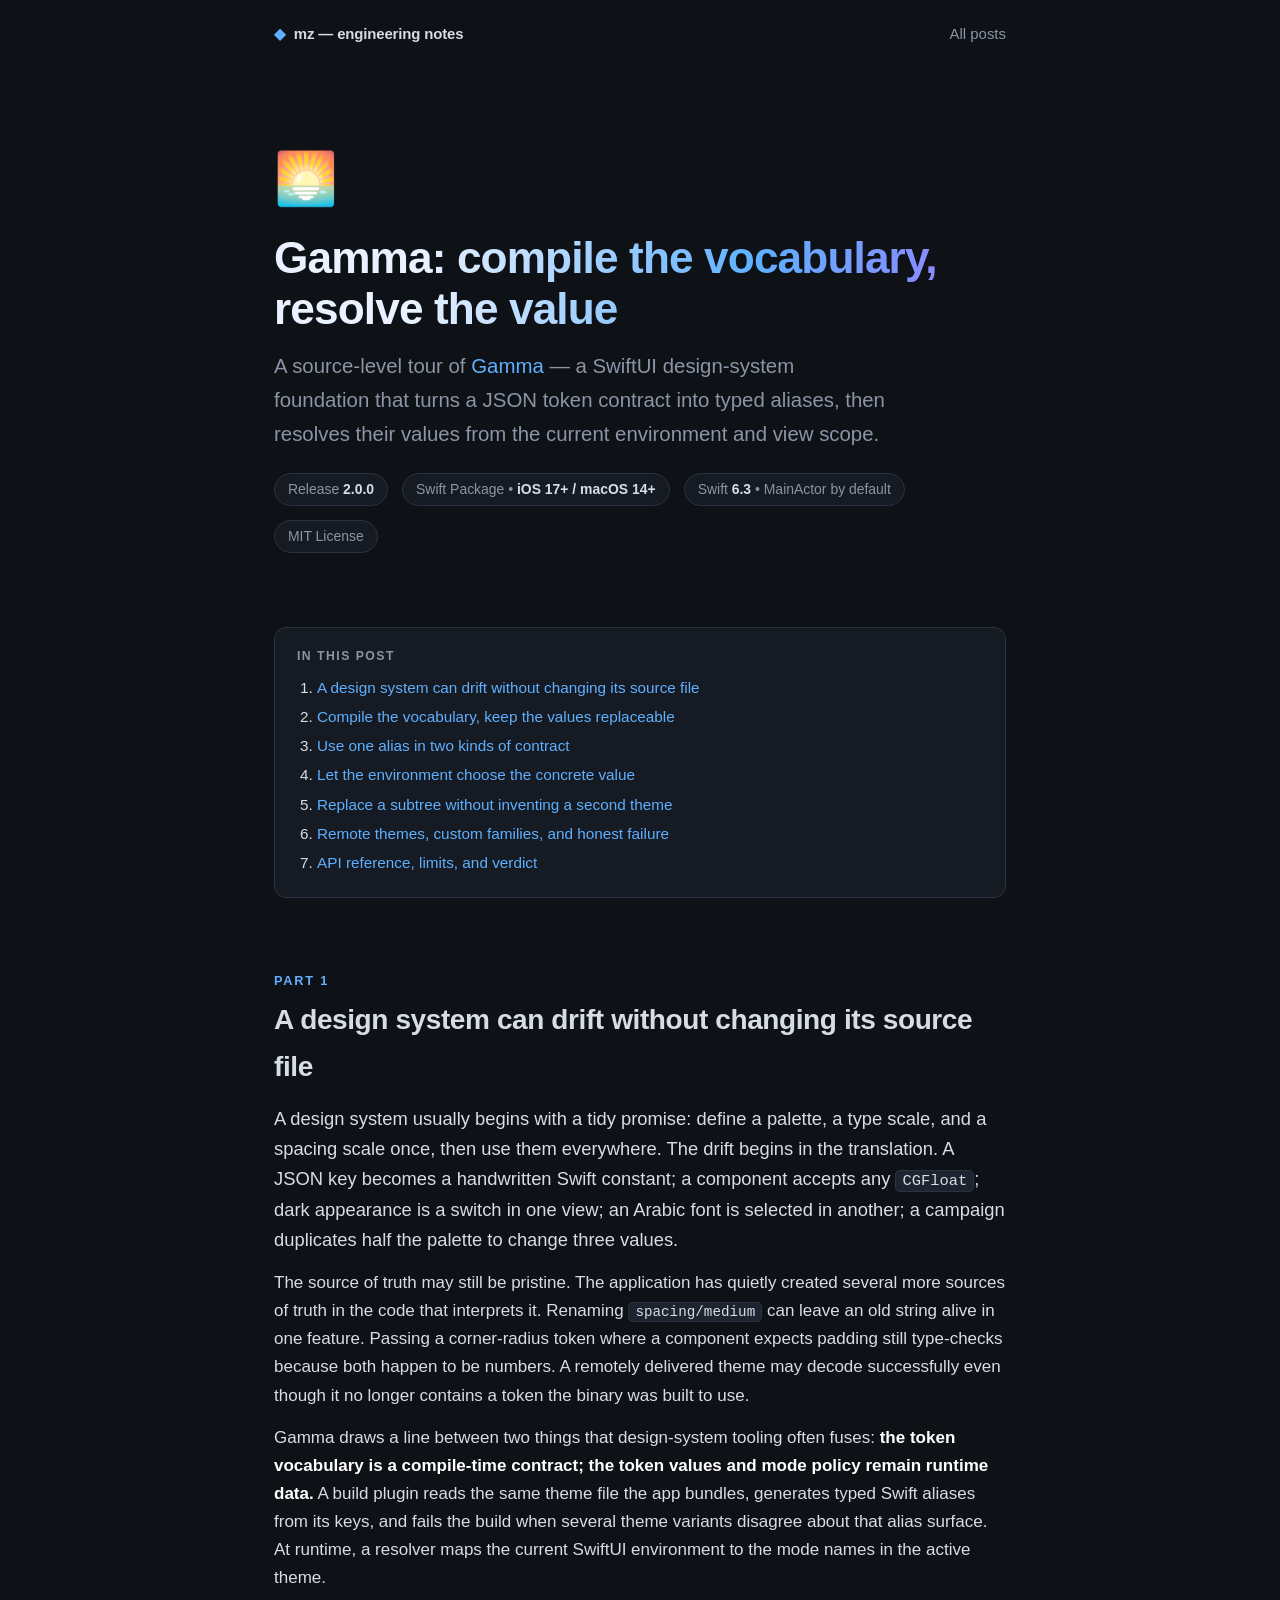
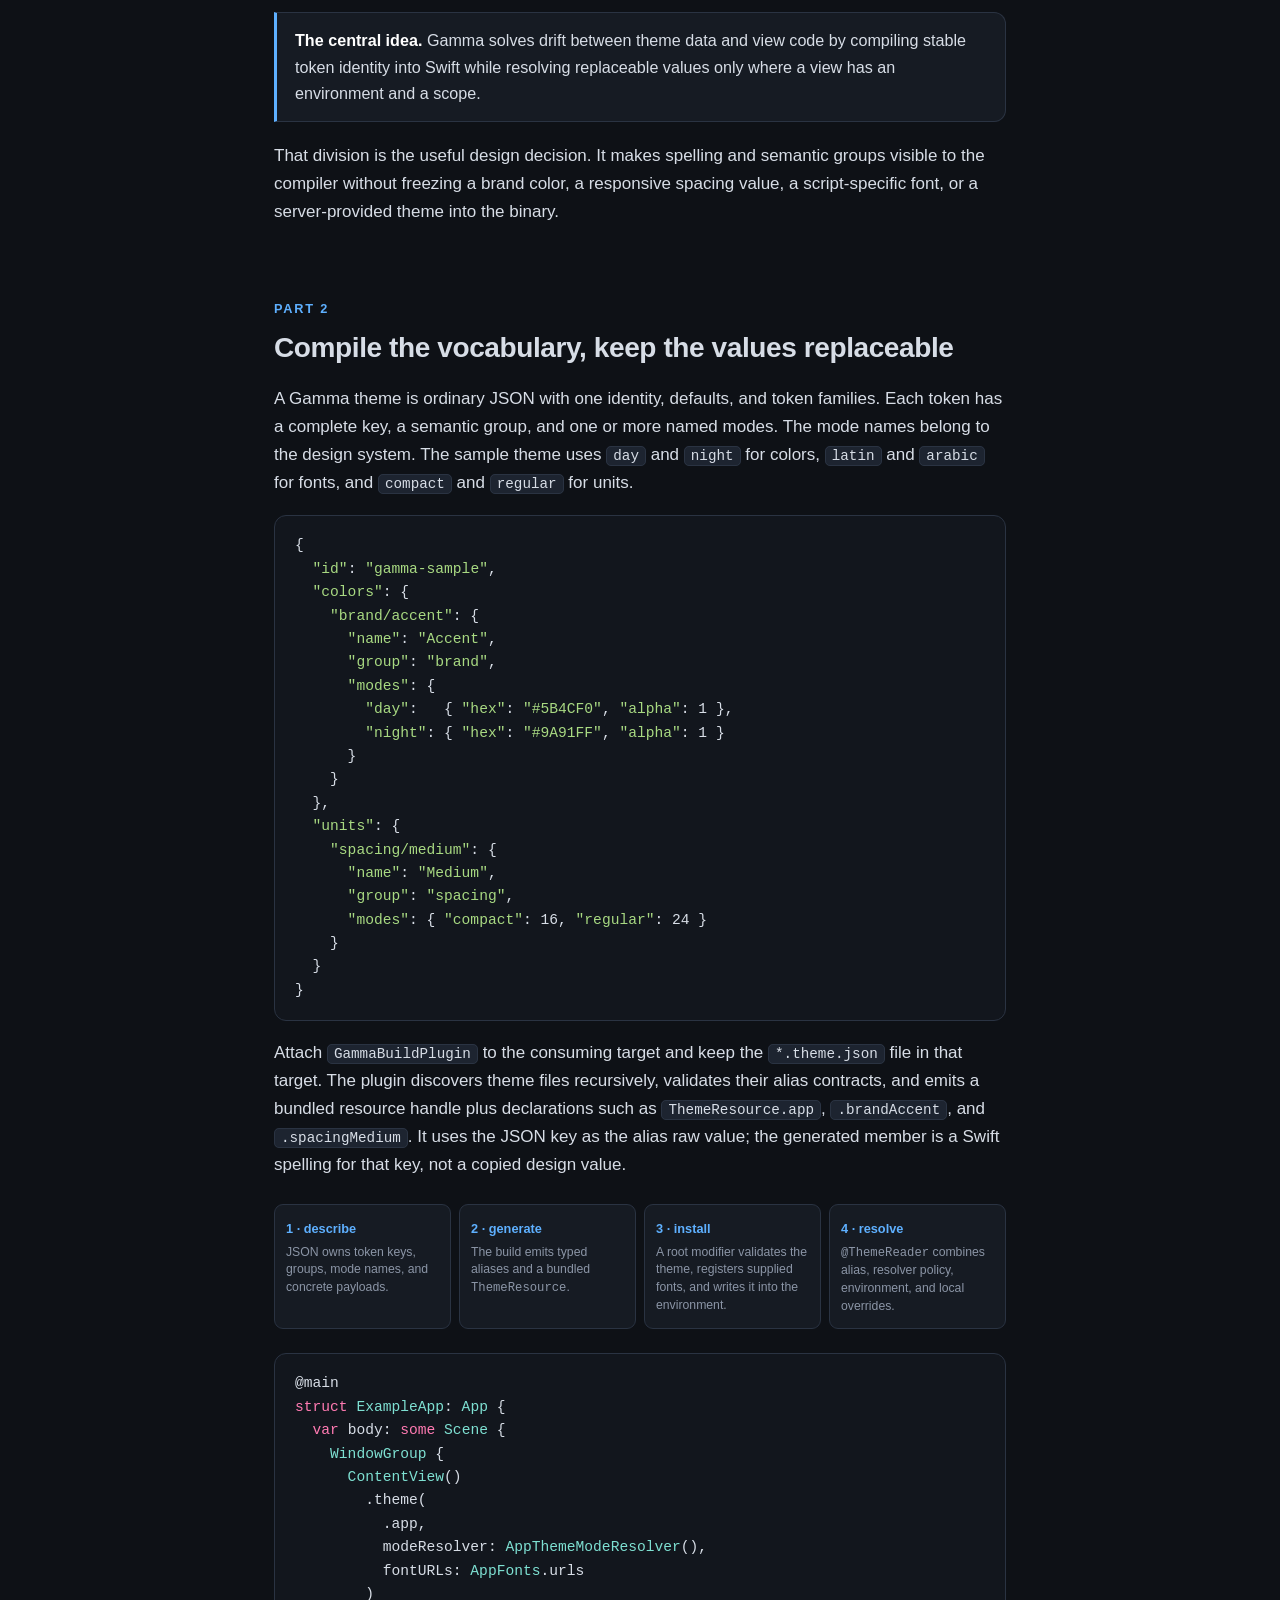
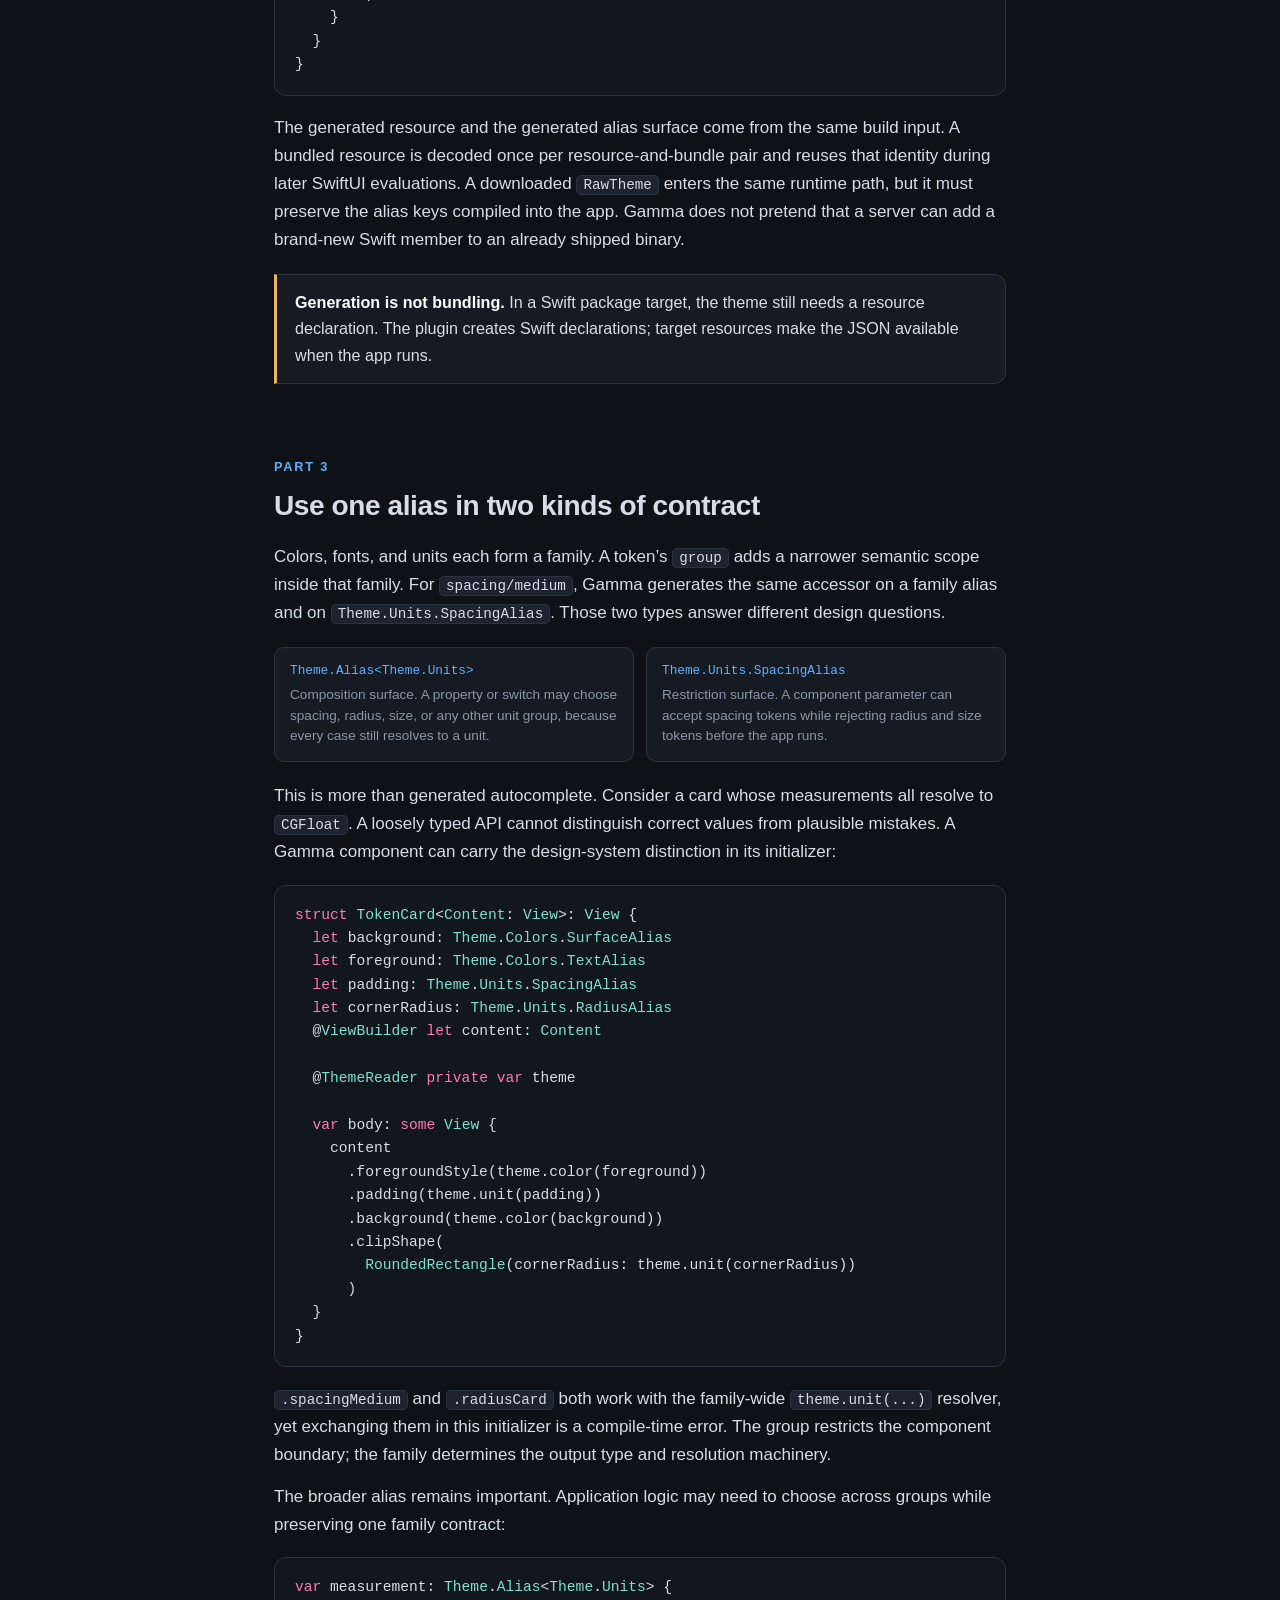
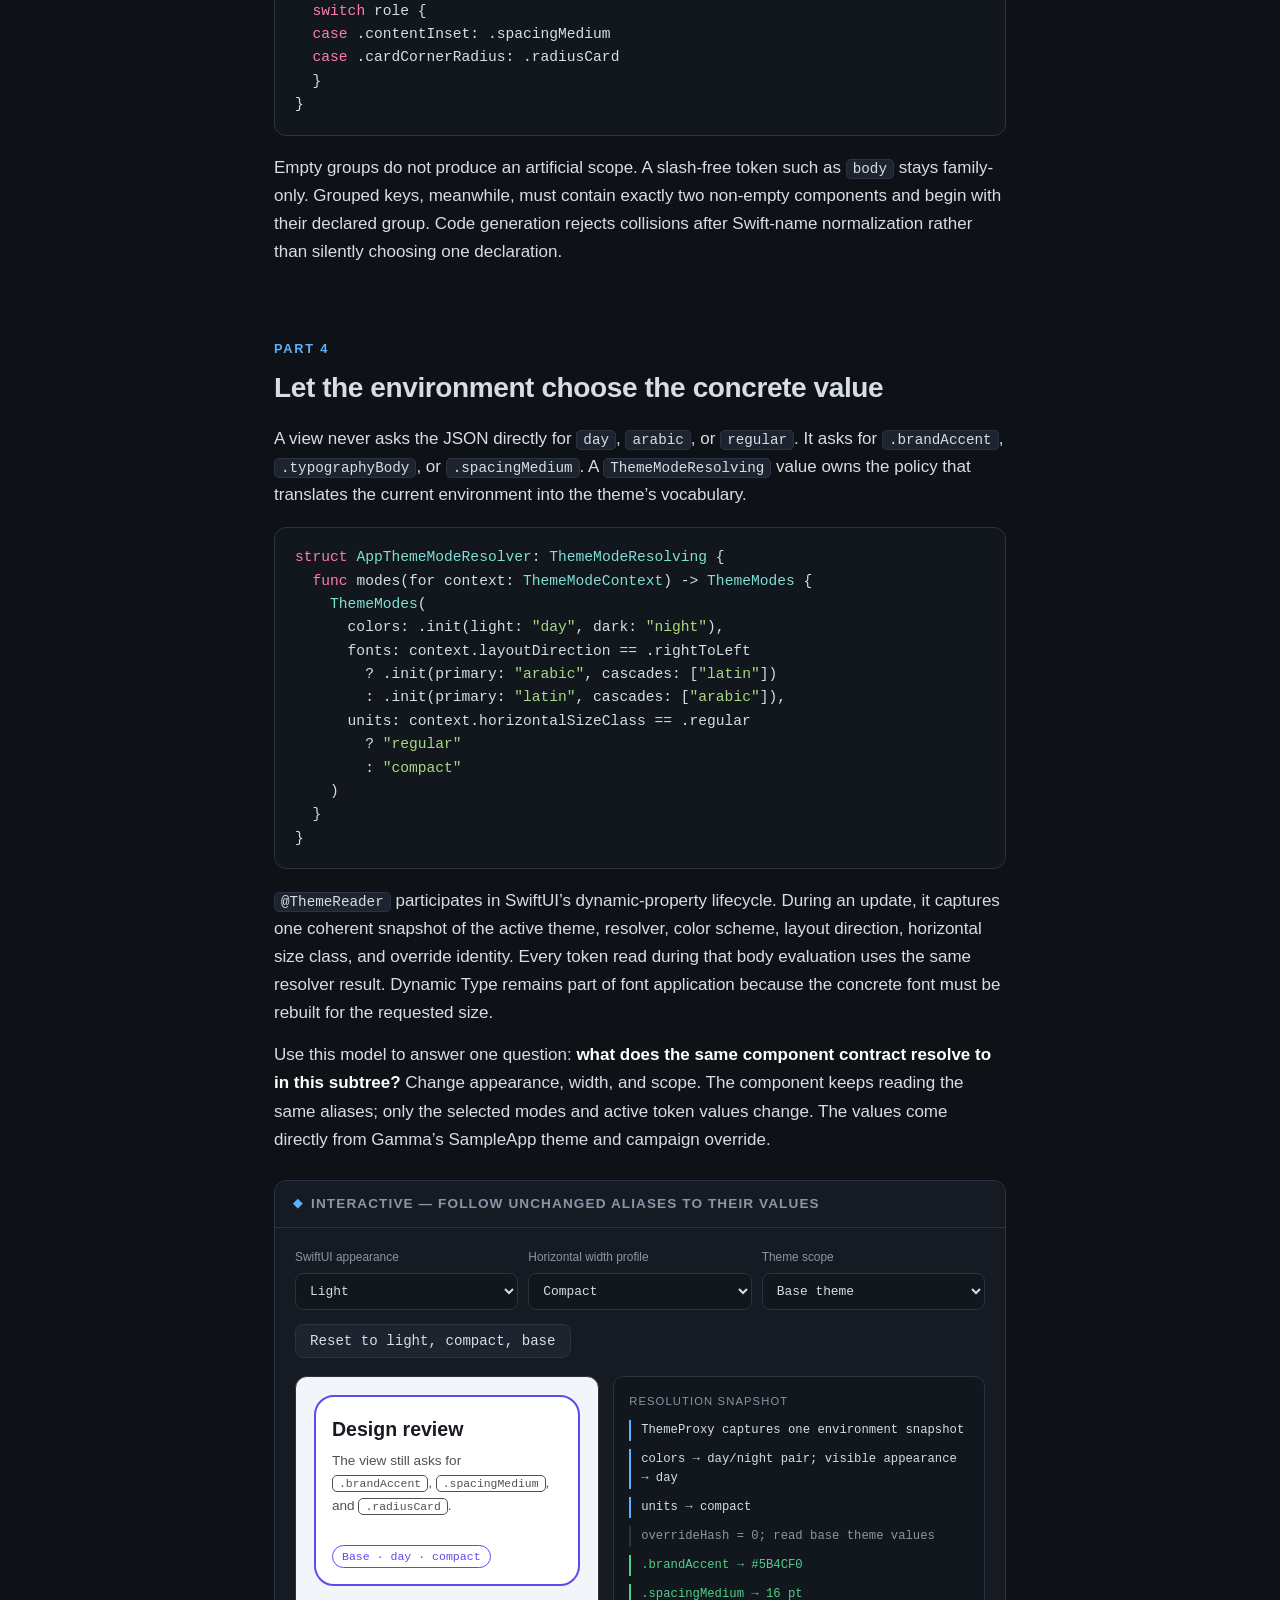
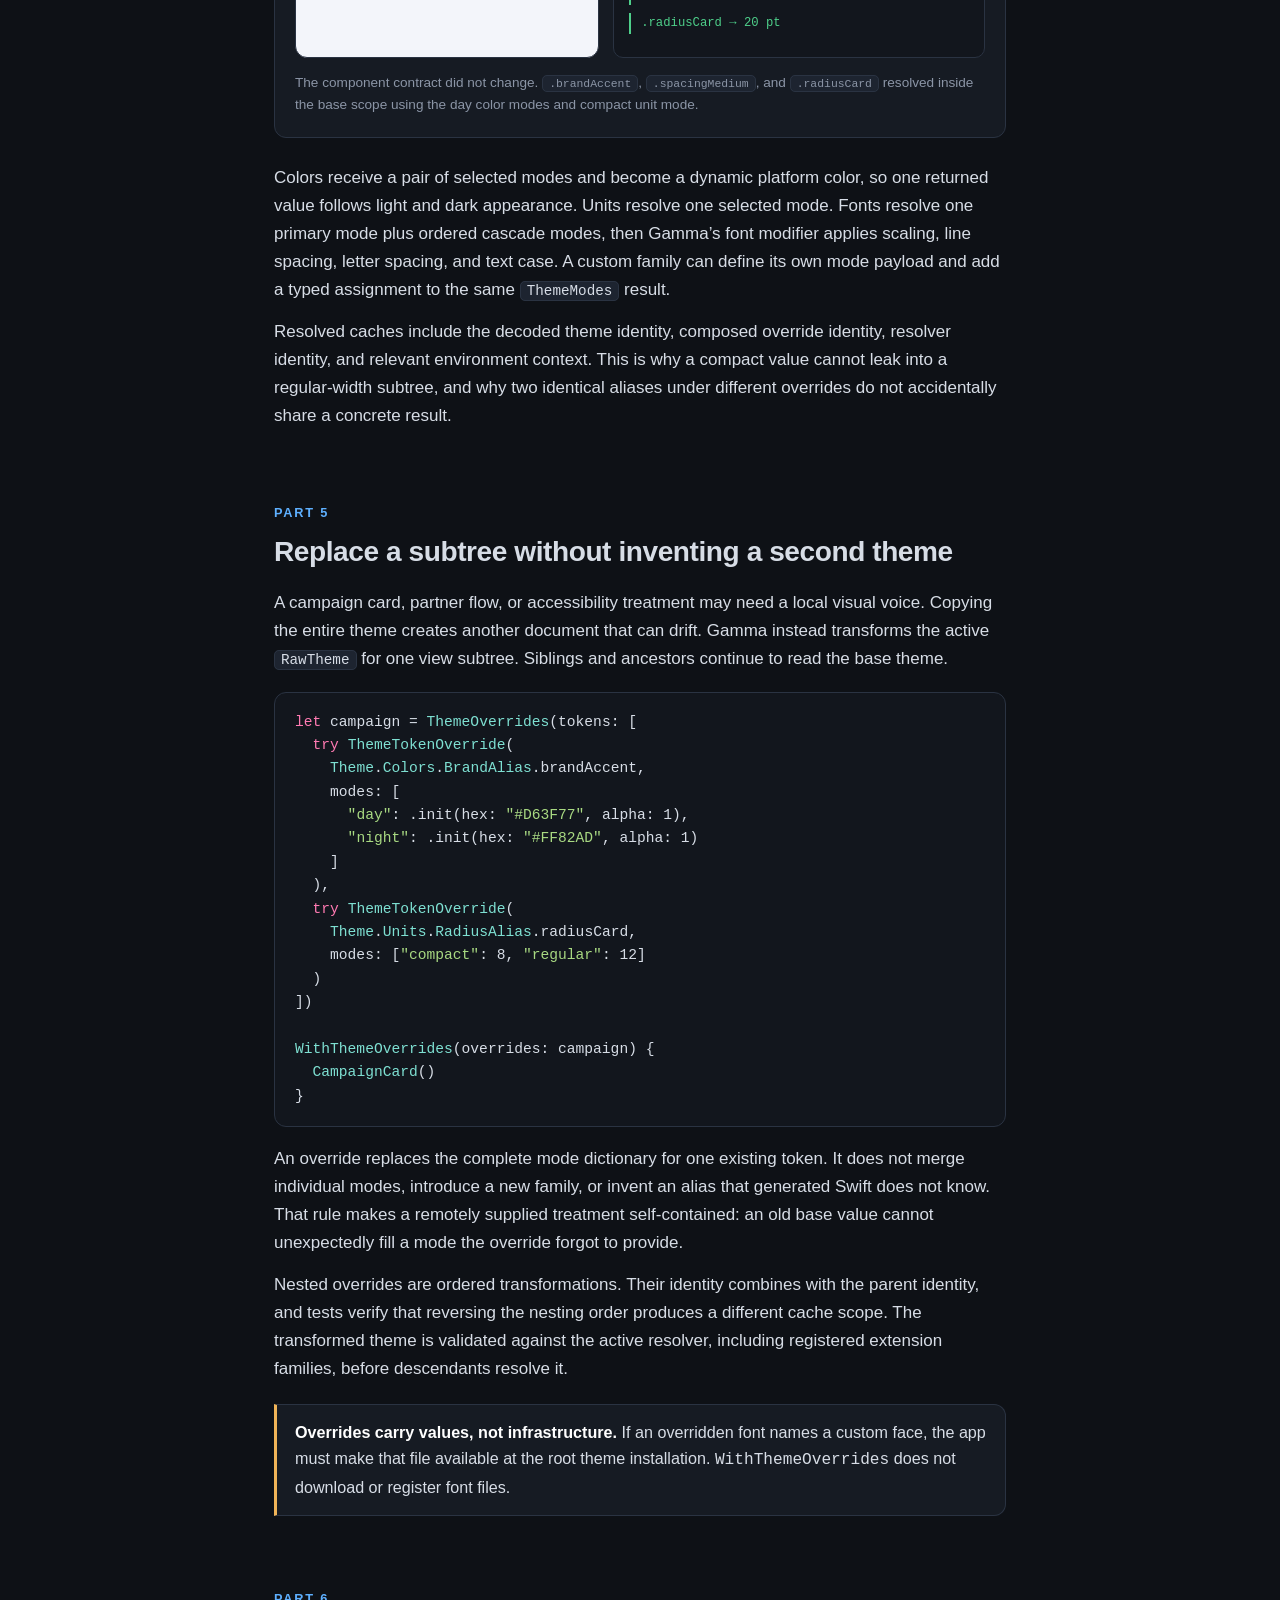
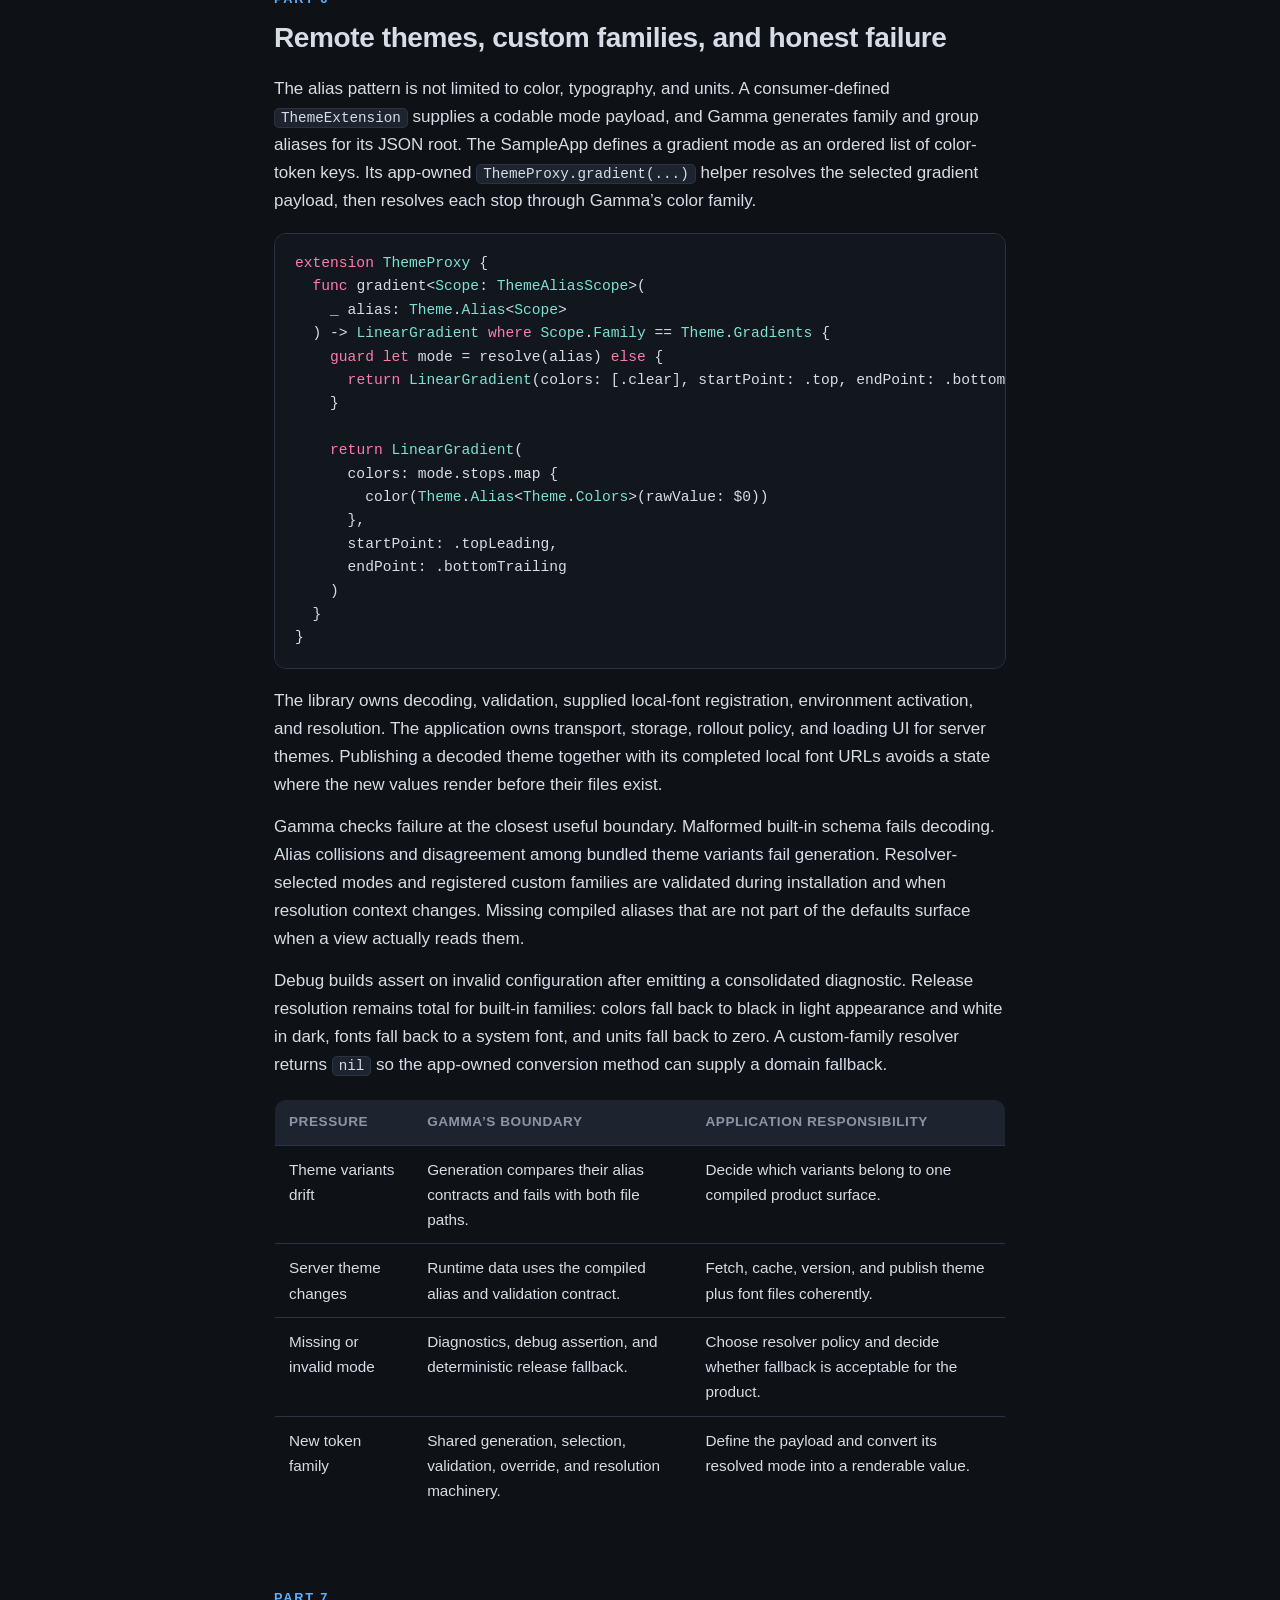
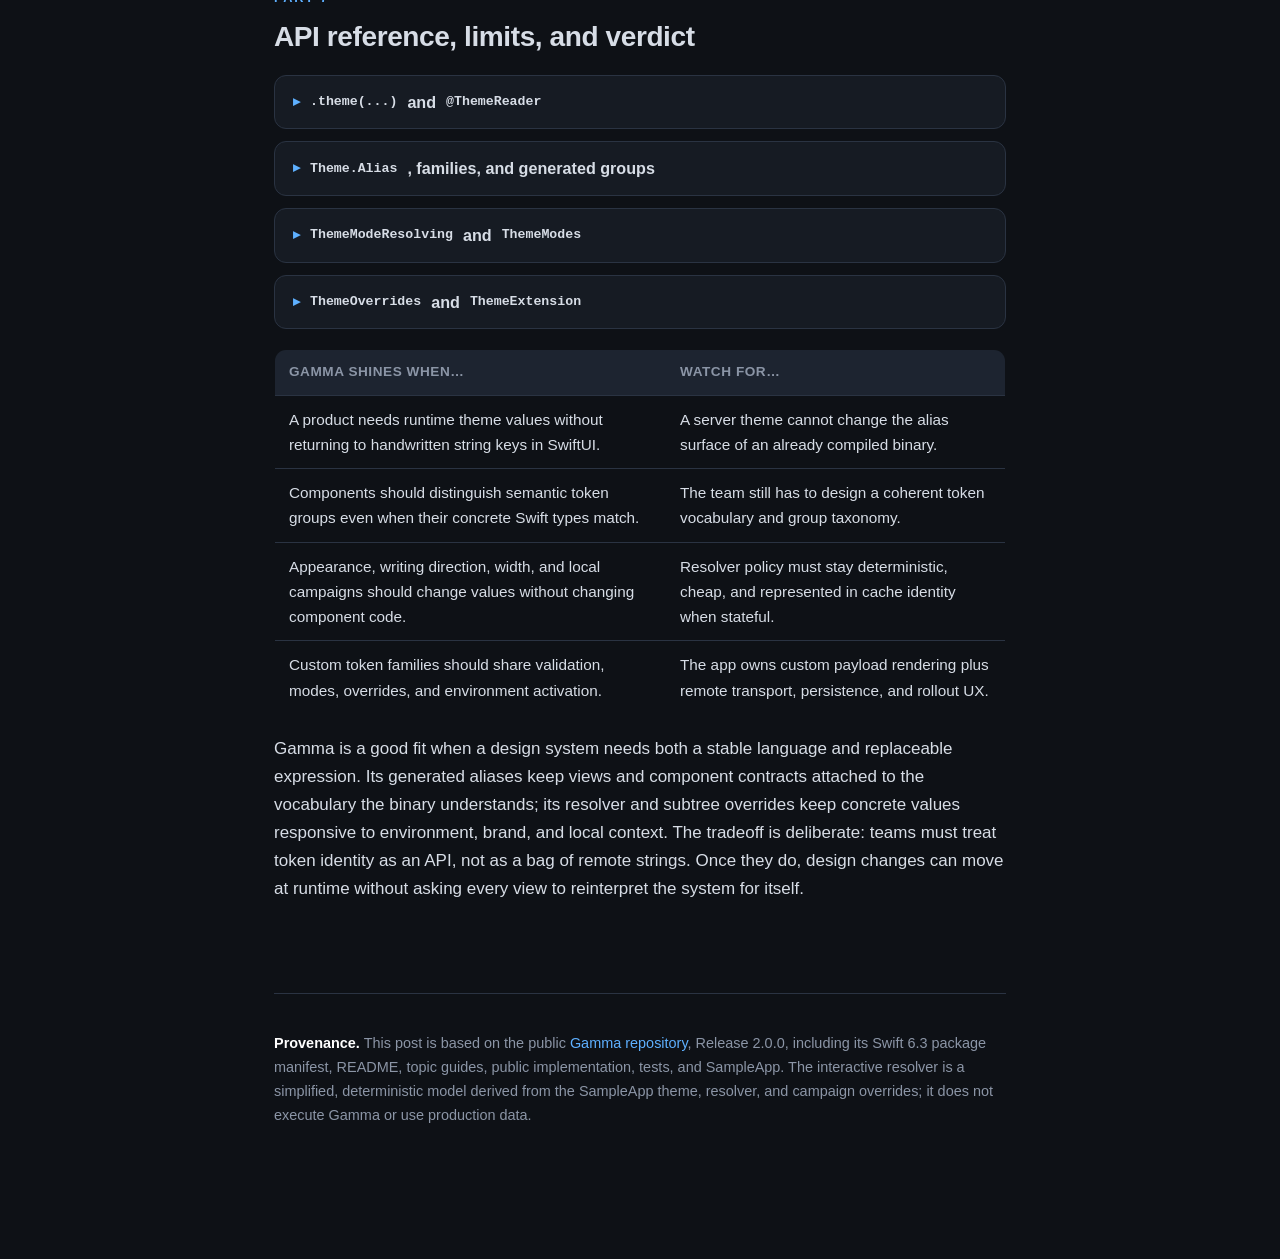
<file: posts/gamma.html>
<!DOCTYPE html>
<html lang="en">
<head>
<meta charset="UTF-8">
<meta name="viewport" content="width=device-width, initial-scale=1.0">
<title>Gamma — Compile the vocabulary, resolve the value</title>
<link rel="stylesheet" href="../assets/blog.css">
<style>
  .gamma-flow { display: grid; grid-template-columns: repeat(4, 1fr); gap: 8px; margin: 24px 0; }
  .gamma-flow > div { border: 1px solid var(--border); border-radius: 9px; background: var(--surface); padding: 13px 11px; min-width: 0; }
  .gamma-flow b { display: block; color: var(--accent); font-size: 0.75rem; margin-bottom: 5px; }
  .gamma-flow span { display: block; color: var(--text-dim); font-size: 0.72rem; line-height: 1.45; }
  .gamma-scope { display: grid; grid-template-columns: 1fr 1fr; gap: 12px; margin: 20px 0; }
  .gamma-scope > div { border: 1px solid var(--border); border-radius: 10px; background: var(--surface); padding: 15px; min-width: 0; }
  .gamma-scope b { display: block; color: var(--accent); font: 0.75rem "SF Mono", ui-monospace, monospace; margin-bottom: 7px; overflow-wrap: anywhere; }
  .gamma-scope span { display: block; color: var(--text-dim); font-size: 0.8rem; line-height: 1.5; }
  .gamma-controls { display: grid; grid-template-columns: repeat(3, minmax(0, 1fr)); gap: 10px; margin-bottom: 14px; }
  .gamma-control label { display: block; color: var(--text-dim); font-size: 0.7rem; margin-bottom: 5px; }
  .gamma-control select { width: 100%; border: 1px solid var(--border); border-radius: 8px; background: var(--code-bg); color: var(--text); padding: 9px 10px; font: 0.76rem "SF Mono", ui-monospace, monospace; }
  .gamma-control select:focus { outline: 2px solid rgba(94,176,255,0.35); border-color: var(--accent); }
  .gamma-lab { display: grid; grid-template-columns: minmax(0, 0.9fr) minmax(0, 1.1fr); gap: 14px; }
  .gamma-preview { border: 1px solid var(--border); border-radius: 12px; padding: 18px; min-width: 0; transition: background 0.18s, color 0.18s; }
  .gamma-preview-card { border-radius: 20px; padding: 18px; min-height: 180px; display: flex; flex-direction: column; justify-content: space-between; transition: all 0.18s; }
  .gamma-preview-card h3 { margin: 0 0 5px; font-size: 1.15rem; color: inherit; }
  .gamma-preview-card p { margin: 0; font-size: 0.8rem; color: inherit; opacity: 0.76; }
  .gamma-preview-card p code { background: transparent; border-color: currentColor; color: inherit; }
  .gamma-preview-badge { align-self: flex-start; border: 1px solid currentColor; border-radius: 999px; padding: 4px 9px; font: 0.68rem "SF Mono", ui-monospace, monospace; margin-top: 28px; }
  .gamma-trace-panel { border: 1px solid var(--border); border-radius: 10px; background: var(--code-bg); padding: 15px; min-width: 0; }
  .gamma-cap { color: var(--text-dim); font-size: 0.66rem; text-transform: uppercase; letter-spacing: 0.1em; margin-bottom: 10px; }
  .gamma-trace { list-style: none; margin: 0; padding: 0; font: 0.72rem/1.55 "SF Mono", ui-monospace, monospace; }
  .gamma-trace li { border-left: 2px solid var(--border); color: var(--text-dim); margin: 0 0 8px; padding: 1px 0 1px 10px; overflow-wrap: anywhere; }
  .gamma-trace li.active { border-left-color: var(--accent); color: var(--text); }
  .gamma-trace li.override { border-left-color: var(--amber); color: var(--amber); }
  .gamma-trace li.value { border-left-color: var(--green); color: var(--green); }
  .gamma-result { color: var(--text-dim); font-size: 0.8rem; min-height: 44px; margin: 14px 0 0; }
  .gamma-result code { white-space: normal; overflow-wrap: anywhere; }
  @media (max-width: 640px) {
    .gamma-flow, .gamma-scope, .gamma-controls, .gamma-lab { grid-template-columns: 1fr; }
    .gamma-preview-card { min-height: 150px; }
  }
</style>
</head>
<body>

<nav class="site-nav">
  <a class="brand" href="../index.html"><span class="dot">◆</span> mz — engineering notes</a>
  <span class="nav-links"><a href="../index.html">All posts</a></span>
</nav>

<header class="hero">
  <div class="plane">🌅</div>
  <h1>Gamma: compile the vocabulary, resolve the value</h1>
  <p class="sub">A source-level tour of <a href="https://github.com/mtzaquia/gamma" target="_blank" rel="noopener">Gamma</a> — a SwiftUI design-system foundation that turns a JSON token contract into typed aliases, then resolves their values from the current environment and view scope.</p>
  <div class="meta-row">
    <span class="pill">Release <b>2.0.0</b></span>
    <span class="pill">Swift Package • <b>iOS 17+ / macOS 14+</b></span>
    <span class="pill">Swift <b>6.3</b> • MainActor by default</span>
    <span class="pill">MIT License</span>
  </div>
</header>

<main>

<nav class="toc">
  <div class="toc-t">In this post</div>
  <ol>
    <li><a href="#drift">A design system can drift without changing its source file</a></li>
    <li><a href="#contract">Compile the vocabulary, keep the values replaceable</a></li>
    <li><a href="#scopes">Use one alias in two kinds of contract</a></li>
    <li><a href="#resolution">Let the environment choose the concrete value</a></li>
    <li><a href="#overrides">Replace a subtree without inventing a second theme</a></li>
    <li><a href="#pressure">Remote themes, custom families, and honest failure</a></li>
    <li><a href="#verdict">API reference, limits, and verdict</a></li>
  </ol>
</nav>

<h2 id="drift"><span class="kicker">Part 1</span>A design system can drift without changing its source file</h2>

<p class="lede">A design system usually begins with a tidy promise: define a palette, a type scale, and a spacing scale once, then use them everywhere. The drift begins in the translation. A JSON key becomes a handwritten Swift constant; a component accepts any <code>CGFloat</code>; dark appearance is a switch in one view; an Arabic font is selected in another; a campaign duplicates half the palette to change three values.</p>

<p>The source of truth may still be pristine. The application has quietly created several more sources of truth in the code that interprets it. Renaming <code>spacing/medium</code> can leave an old string alive in one feature. Passing a corner-radius token where a component expects padding still type-checks because both happen to be numbers. A remotely delivered theme may decode successfully even though it no longer contains a token the binary was built to use.</p>

<p>Gamma draws a line between two things that design-system tooling often fuses: <strong>the token vocabulary is a compile-time contract; the token values and mode policy remain runtime data.</strong> A build plugin reads the same theme file the app bundles, generates typed Swift aliases from its keys, and fails the build when several theme variants disagree about that alias surface. At runtime, a resolver maps the current SwiftUI environment to the mode names in the active theme.</p>

<div class="callout">
  <strong>The central idea.</strong> Gamma solves drift between theme data and view code by compiling stable token identity into Swift while resolving replaceable values only where a view has an environment and a scope.
</div>

<p>That division is the useful design decision. It makes spelling and semantic groups visible to the compiler without freezing a brand color, a responsive spacing value, a script-specific font, or a server-provided theme into the binary.</p>

<h2 id="contract"><span class="kicker">Part 2</span>Compile the vocabulary, keep the values replaceable</h2>

<p>A Gamma theme is ordinary JSON with one identity, defaults, and token families. Each token has a complete key, a semantic group, and one or more named modes. The mode names belong to the design system. The sample theme uses <code>day</code> and <code>night</code> for colors, <code>latin</code> and <code>arabic</code> for fonts, and <code>compact</code> and <code>regular</code> for units.</p>

<pre><code class="json">{
  "id": "gamma-sample",
  "colors": {
    "brand/accent": {
      "name": "Accent",
      "group": "brand",
      "modes": {
        "day":   { "hex": "#5B4CF0", "alpha": 1 },
        "night": { "hex": "#9A91FF", "alpha": 1 }
      }
    }
  },
  "units": {
    "spacing/medium": {
      "name": "Medium",
      "group": "spacing",
      "modes": { "compact": 16, "regular": 24 }
    }
  }
}</code></pre>

<p>Attach <code>GammaBuildPlugin</code> to the consuming target and keep the <code>*.theme.json</code> file in that target. The plugin discovers theme files recursively, validates their alias contracts, and emits a bundled resource handle plus declarations such as <code>ThemeResource.app</code>, <code>.brandAccent</code>, and <code>.spacingMedium</code>. It uses the JSON key as the alias raw value; the generated member is a Swift spelling for that key, not a copied design value.</p>

<div class="gamma-flow" aria-label="Gamma theme flow from source data to a rendered value">
  <div><b>1 · describe</b><span>JSON owns token keys, groups, mode names, and concrete payloads.</span></div>
  <div><b>2 · generate</b><span>The build emits typed aliases and a bundled <code>ThemeResource</code>.</span></div>
  <div><b>3 · install</b><span>A root modifier validates the theme, registers supplied fonts, and writes it into the environment.</span></div>
  <div><b>4 · resolve</b><span><code>@ThemeReader</code> combines alias, resolver policy, environment, and local overrides.</span></div>
</div>

<pre><code class="swift">@main
struct ExampleApp: App {
  var body: some Scene {
    WindowGroup {
      ContentView()
        .theme(
          .app,
          modeResolver: AppThemeModeResolver(),
          fontURLs: AppFonts.urls
        )
    }
  }
}</code></pre>

<p>The generated resource and the generated alias surface come from the same build input. A bundled resource is decoded once per resource-and-bundle pair and reuses that identity during later SwiftUI evaluations. A downloaded <code>RawTheme</code> enters the same runtime path, but it must preserve the alias keys compiled into the app. Gamma does not pretend that a server can add a brand-new Swift member to an already shipped binary.</p>

<div class="callout warn">
  <strong>Generation is not bundling.</strong> In a Swift package target, the theme still needs a resource declaration. The plugin creates Swift declarations; target resources make the JSON available when the app runs.
</div>

<h2 id="scopes"><span class="kicker">Part 3</span>Use one alias in two kinds of contract</h2>

<p>Colors, fonts, and units each form a family. A token’s <code>group</code> adds a narrower semantic scope inside that family. For <code>spacing/medium</code>, Gamma generates the same accessor on a family alias and on <code>Theme.Units.SpacingAlias</code>. Those two types answer different design questions.</p>

<div class="gamma-scope" aria-label="Family and group alias responsibilities">
  <div><b>Theme.Alias&lt;Theme.Units&gt;</b><span>Composition surface. A property or switch may choose spacing, radius, size, or any other unit group, because every case still resolves to a unit.</span></div>
  <div><b>Theme.Units.SpacingAlias</b><span>Restriction surface. A component parameter can accept spacing tokens while rejecting radius and size tokens before the app runs.</span></div>
</div>

<p>This is more than generated autocomplete. Consider a card whose measurements all resolve to <code>CGFloat</code>. A loosely typed API cannot distinguish correct values from plausible mistakes. A Gamma component can carry the design-system distinction in its initializer:</p>

<pre><code class="swift">struct TokenCard&lt;Content: View&gt;: View {
  let background: Theme.Colors.SurfaceAlias
  let foreground: Theme.Colors.TextAlias
  let padding: Theme.Units.SpacingAlias
  let cornerRadius: Theme.Units.RadiusAlias
  @ViewBuilder let content: Content

  @ThemeReader private var theme

  var body: some View {
    content
      .foregroundStyle(theme.color(foreground))
      .padding(theme.unit(padding))
      .background(theme.color(background))
      .clipShape(
        RoundedRectangle(cornerRadius: theme.unit(cornerRadius))
      )
  }
}</code></pre>

<p><code>.spacingMedium</code> and <code>.radiusCard</code> both work with the family-wide <code>theme.unit(...)</code> resolver, yet exchanging them in this initializer is a compile-time error. The group restricts the component boundary; the family determines the output type and resolution machinery.</p>

<p>The broader alias remains important. Application logic may need to choose across groups while preserving one family contract:</p>

<pre><code class="swift">var measurement: Theme.Alias&lt;Theme.Units&gt; {
  switch role {
  case .contentInset: .spacingMedium
  case .cardCornerRadius: .radiusCard
  }
}</code></pre>

<p>Empty groups do not produce an artificial scope. A slash-free token such as <code>body</code> stays family-only. Grouped keys, meanwhile, must contain exactly two non-empty components and begin with their declared group. Code generation rejects collisions after Swift-name normalization rather than silently choosing one declaration.</p>

<h2 id="resolution"><span class="kicker">Part 4</span>Let the environment choose the concrete value</h2>

<p>A view never asks the JSON directly for <code>day</code>, <code>arabic</code>, or <code>regular</code>. It asks for <code>.brandAccent</code>, <code>.typographyBody</code>, or <code>.spacingMedium</code>. A <code>ThemeModeResolving</code> value owns the policy that translates the current environment into the theme’s vocabulary.</p>

<pre><code class="swift">struct AppThemeModeResolver: ThemeModeResolving {
  func modes(for context: ThemeModeContext) -> ThemeModes {
    ThemeModes(
      colors: .init(light: "day", dark: "night"),
      fonts: context.layoutDirection == .rightToLeft
        ? .init(primary: "arabic", cascades: ["latin"])
        : .init(primary: "latin", cascades: ["arabic"]),
      units: context.horizontalSizeClass == .regular
        ? "regular"
        : "compact"
    )
  }
}</code></pre>

<p><code>@ThemeReader</code> participates in SwiftUI’s dynamic-property lifecycle. During an update, it captures one coherent snapshot of the active theme, resolver, color scheme, layout direction, horizontal size class, and override identity. Every token read during that body evaluation uses the same resolver result. Dynamic Type remains part of font application because the concrete font must be rebuilt for the requested size.</p>

<p>Use this model to answer one question: <strong>what does the same component contract resolve to in this subtree?</strong> Change appearance, width, and scope. The component keeps reading the same aliases; only the selected modes and active token values change. The values come directly from Gamma’s SampleApp theme and campaign override.</p>

<div class="widget">
  <div class="widget-title">Interactive — follow unchanged aliases to their values</div>
  <div class="widget-body">
    <div class="gamma-controls">
      <div class="gamma-control">
        <label for="gamma-appearance">SwiftUI appearance</label>
        <select id="gamma-appearance">
          <option value="light">Light</option>
          <option value="dark">Dark</option>
        </select>
      </div>
      <div class="gamma-control">
        <label for="gamma-width">Horizontal width profile</label>
        <select id="gamma-width">
          <option value="compact">Compact</option>
          <option value="regular">Regular</option>
        </select>
      </div>
      <div class="gamma-control">
        <label for="gamma-scope">Theme scope</label>
        <select id="gamma-scope">
          <option value="base">Base theme</option>
          <option value="campaign">Campaign override</option>
        </select>
      </div>
    </div>
    <div class="btn-row">
      <button class="ctl" id="gamma-reset">Reset to light, compact, base</button>
    </div>
    <div class="gamma-lab">
      <div class="gamma-preview" id="gamma-preview">
        <div class="gamma-preview-card" id="gamma-card">
          <div>
            <h3>Design review</h3>
            <p>The view still asks for <code>.brandAccent</code>, <code>.spacingMedium</code>, and <code>.radiusCard</code>.</p>
          </div>
          <span class="gamma-preview-badge" id="gamma-badge">Base · day · compact</span>
        </div>
      </div>
      <div class="gamma-trace-panel">
        <div class="gamma-cap">Resolution snapshot</div>
        <ol class="gamma-trace" id="gamma-trace" aria-live="polite"></ol>
      </div>
    </div>
    <p class="gamma-result" id="gamma-result" aria-live="polite"></p>
  </div>
</div>

<p>Colors receive a pair of selected modes and become a dynamic platform color, so one returned value follows light and dark appearance. Units resolve one selected mode. Fonts resolve one primary mode plus ordered cascade modes, then Gamma’s font modifier applies scaling, line spacing, letter spacing, and text case. A custom family can define its own mode payload and add a typed assignment to the same <code>ThemeModes</code> result.</p>

<p>Resolved caches include the decoded theme identity, composed override identity, resolver identity, and relevant environment context. This is why a compact value cannot leak into a regular-width subtree, and why two identical aliases under different overrides do not accidentally share a concrete result.</p>

<h2 id="overrides"><span class="kicker">Part 5</span>Replace a subtree without inventing a second theme</h2>

<p>A campaign card, partner flow, or accessibility treatment may need a local visual voice. Copying the entire theme creates another document that can drift. Gamma instead transforms the active <code>RawTheme</code> for one view subtree. Siblings and ancestors continue to read the base theme.</p>

<pre><code class="swift">let campaign = ThemeOverrides(tokens: [
  try ThemeTokenOverride(
    Theme.Colors.BrandAlias.brandAccent,
    modes: [
      "day": .init(hex: "#D63F77", alpha: 1),
      "night": .init(hex: "#FF82AD", alpha: 1)
    ]
  ),
  try ThemeTokenOverride(
    Theme.Units.RadiusAlias.radiusCard,
    modes: ["compact": 8, "regular": 12]
  )
])

WithThemeOverrides(overrides: campaign) {
  CampaignCard()
}</code></pre>

<p>An override replaces the complete mode dictionary for one existing token. It does not merge individual modes, introduce a new family, or invent an alias that generated Swift does not know. That rule makes a remotely supplied treatment self-contained: an old base value cannot unexpectedly fill a mode the override forgot to provide.</p>

<p>Nested overrides are ordered transformations. Their identity combines with the parent identity, and tests verify that reversing the nesting order produces a different cache scope. The transformed theme is validated against the active resolver, including registered extension families, before descendants resolve it.</p>

<div class="callout warn">
  <strong>Overrides carry values, not infrastructure.</strong> If an overridden font names a custom face, the app must make that file available at the root theme installation. <code>WithThemeOverrides</code> does not download or register font files.
</div>

<h2 id="pressure"><span class="kicker">Part 6</span>Remote themes, custom families, and honest failure</h2>

<p>The alias pattern is not limited to color, typography, and units. A consumer-defined <code>ThemeExtension</code> supplies a codable mode payload, and Gamma generates family and group aliases for its JSON root. The SampleApp defines a gradient mode as an ordered list of color-token keys. Its app-owned <code>ThemeProxy.gradient(...)</code> helper resolves the selected gradient payload, then resolves each stop through Gamma’s color family.</p>

<pre><code class="swift">extension ThemeProxy {
  func gradient&lt;Scope: ThemeAliasScope&gt;(
    _ alias: Theme.Alias&lt;Scope&gt;
  ) -> LinearGradient where Scope.Family == Theme.Gradients {
    guard let mode = resolve(alias) else {
      return LinearGradient(colors: [.clear], startPoint: .top, endPoint: .bottom)
    }

    return LinearGradient(
      colors: mode.stops.map {
        color(Theme.Alias&lt;Theme.Colors&gt;(rawValue: $0))
      },
      startPoint: .topLeading,
      endPoint: .bottomTrailing
    )
  }
}</code></pre>

<p>The library owns decoding, validation, supplied local-font registration, environment activation, and resolution. The application owns transport, storage, rollout policy, and loading UI for server themes. Publishing a decoded theme together with its completed local font URLs avoids a state where the new values render before their files exist.</p>

<p>Gamma checks failure at the closest useful boundary. Malformed built-in schema fails decoding. Alias collisions and disagreement among bundled theme variants fail generation. Resolver-selected modes and registered custom families are validated during installation and when resolution context changes. Missing compiled aliases that are not part of the defaults surface when a view actually reads them.</p>

<p>Debug builds assert on invalid configuration after emitting a consolidated diagnostic. Release resolution remains total for built-in families: colors fall back to black in light appearance and white in dark, fonts fall back to a system font, and units fall back to zero. A custom-family resolver returns <code>nil</code> so the app-owned conversion method can supply a domain fallback.</p>

<div class="table-scroll" role="region" aria-label="Gamma failure boundaries and owners" tabindex="0">
<table>
  <thead><tr><th>Pressure</th><th>Gamma’s boundary</th><th>Application responsibility</th></tr></thead>
  <tbody>
    <tr><td>Theme variants drift</td><td>Generation compares their alias contracts and fails with both file paths.</td><td>Decide which variants belong to one compiled product surface.</td></tr>
    <tr><td>Server theme changes</td><td>Runtime data uses the compiled alias and validation contract.</td><td>Fetch, cache, version, and publish theme plus font files coherently.</td></tr>
    <tr><td>Missing or invalid mode</td><td>Diagnostics, debug assertion, and deterministic release fallback.</td><td>Choose resolver policy and decide whether fallback is acceptable for the product.</td></tr>
    <tr><td>New token family</td><td>Shared generation, selection, validation, override, and resolution machinery.</td><td>Define the payload and convert its resolved mode into a renderable value.</td></tr>
  </tbody>
</table>
</div>

<h2 id="verdict"><span class="kicker">Part 7</span>API reference, limits, and verdict</h2>

<details class="api">
  <summary><code>.theme(...)</code> and <code>@ThemeReader</code></summary>
  <div class="api-body">
    <p>Install a generated <code>ThemeResource</code> or decoded <code>RawTheme</code> at a view root, optionally with a custom resolver, local font URLs, and extension registrations. Read the active snapshot through <code>@ThemeReader</code>, then call <code>color</code>, <code>font</code>, <code>unit</code>, or an app-owned custom-family helper.</p>
  </div>
</details>
<details class="api">
  <summary><code>Theme.Alias</code>, families, and generated groups</summary>
  <div class="api-body">
    <p>A family alias composes any token that resolves to the same output kind. A generated group alias narrows a component parameter to one semantic group. Aliases are <code>RawRepresentable</code>, <code>Codable</code>, <code>Hashable</code>, and <code>Sendable</code>; their encoded form is the complete token-key string.</p>
  </div>
</details>
<details class="api">
  <summary><code>ThemeModeResolving</code> and <code>ThemeModes</code></summary>
  <div class="api-body">
    <p>A resolver receives color scheme, layout direction, and optional horizontal size class. It must provide color, font, and unit selections, plus typed assignments for registered custom families. Stateful policy exposes <code>cacheIdentity</code> so concrete token caches follow policy changes.</p>
  </div>
</details>
<details class="api">
  <summary><code>ThemeOverrides</code> and <code>ThemeExtension</code></summary>
  <div class="api-body">
    <p>Overrides replace complete mode dictionaries for existing tokens inside one subtree. Extensions add app-owned token payloads to Gamma’s generation and runtime pipeline; the app supplies a proxy conversion method and fallback.</p>
  </div>
</details>

<div class="table-scroll" role="region" aria-label="Gamma adoption guide" tabindex="0">
<table>
  <thead><tr><th>Gamma shines when…</th><th>Watch for…</th></tr></thead>
  <tbody>
    <tr><td>A product needs runtime theme values without returning to handwritten string keys in SwiftUI.</td><td>A server theme cannot change the alias surface of an already compiled binary.</td></tr>
    <tr><td>Components should distinguish semantic token groups even when their concrete Swift types match.</td><td>The team still has to design a coherent token vocabulary and group taxonomy.</td></tr>
    <tr><td>Appearance, writing direction, width, and local campaigns should change values without changing component code.</td><td>Resolver policy must stay deterministic, cheap, and represented in cache identity when stateful.</td></tr>
    <tr><td>Custom token families should share validation, modes, overrides, and environment activation.</td><td>The app owns custom payload rendering plus remote transport, persistence, and rollout UX.</td></tr>
  </tbody>
</table>
</div>

<p>Gamma is a good fit when a design system needs both a stable language and replaceable expression. Its generated aliases keep views and component contracts attached to the vocabulary the binary understands; its resolver and subtree overrides keep concrete values responsive to environment, brand, and local context. The tradeoff is deliberate: teams must treat token identity as an API, not as a bag of remote strings. Once they do, design changes can move at runtime without asking every view to reinterpret the system for itself.</p>

<footer>
  <p><strong>Provenance.</strong> This post is based on the public <a href="https://github.com/mtzaquia/gamma" target="_blank" rel="noopener">Gamma repository</a>, Release 2.0.0, including its Swift 6.3 package manifest, README, topic guides, public implementation, tests, and SampleApp. The interactive resolver is a simplified, deterministic model derived from the SampleApp theme, resolver, and campaign overrides; it does not execute Gamma or use production data.</p>
</footer>

</main>

<script src="../assets/site.js"></script>
<script>
(() => {
  const appearance = document.getElementById("gamma-appearance");
  const width = document.getElementById("gamma-width");
  const scope = document.getElementById("gamma-scope");
  const reset = document.getElementById("gamma-reset");
  const preview = document.getElementById("gamma-preview");
  const card = document.getElementById("gamma-card");
  const badge = document.getElementById("gamma-badge");
  const trace = document.getElementById("gamma-trace");
  const result = document.getElementById("gamma-result");

  const values = {
    base: {
      accent: { day: "#5B4CF0", night: "#9A91FF" },
      surface: { day: "#FFFFFF", night: "#20232C" },
      text: { day: "#171A21", night: "#F6F7FB" },
      spacing: { compact: 16, regular: 24 },
      radius: { compact: 20, regular: 28 }
    },
    campaign: {
      accent: { day: "#D63F77", night: "#FF82AD" },
      surface: { day: "#FFFFFF", night: "#20232C" },
      text: { day: "#171A21", night: "#F6F7FB" },
      spacing: { compact: 16, regular: 24 },
      radius: { compact: 8, regular: 12 }
    }
  };

  function addTrace(text, className) {
    const item = document.createElement("li");
    item.textContent = text;
    item.className = className;
    trace.appendChild(item);
  }

  function render() {
    const mode = appearance.value === "dark" ? "night" : "day";
    const profile = width.value;
    const activeScope = scope.value;
    const selected = values[activeScope];
    const accent = selected.accent[mode];
    const surface = selected.surface[mode];
    const text = selected.text[mode];
    const spacing = selected.spacing[profile];
    const radius = selected.radius[profile];

    preview.style.background = appearance.value === "dark" ? "#111319" : "#F3F5FA";
    card.style.background = surface;
    card.style.color = text;
    card.style.border = "2px solid " + accent;
    card.style.borderRadius = radius + "px";
    card.style.padding = spacing + "px";
    badge.style.color = accent;
    badge.textContent = (activeScope === "campaign" ? "Campaign" : "Base") + " · " + mode + " · " + profile;

    trace.innerHTML = "";
    addTrace("ThemeProxy captures one environment snapshot", "active");
    addTrace("colors → day/night pair; visible appearance → " + mode, "active");
    addTrace("units → " + profile, "active");
    if (activeScope === "campaign") {
      addTrace("override replaces brand/accent and radius/card mode dictionaries", "override");
    } else {
      addTrace("overrideHash = 0; read base theme values", "");
    }
    addTrace(".brandAccent → " + accent, "value");
    addTrace(".spacingMedium → " + spacing + " pt", "value");
    addTrace(".radiusCard → " + radius + " pt", "value");

    result.innerHTML = "The component contract did not change. <code>.brandAccent</code>, <code>.spacingMedium</code>, and <code>.radiusCard</code> resolved inside the " + activeScope + " scope using the " + mode + " color modes and " + profile + " unit mode.";
  }

  [appearance, width, scope].forEach(control => control.addEventListener("change", render));
  reset.addEventListener("click", () => {
    appearance.value = "light";
    width.value = "compact";
    scope.value = "base";
    render();
  });
  render();
})();
</script>
</body>
</html>
</file>
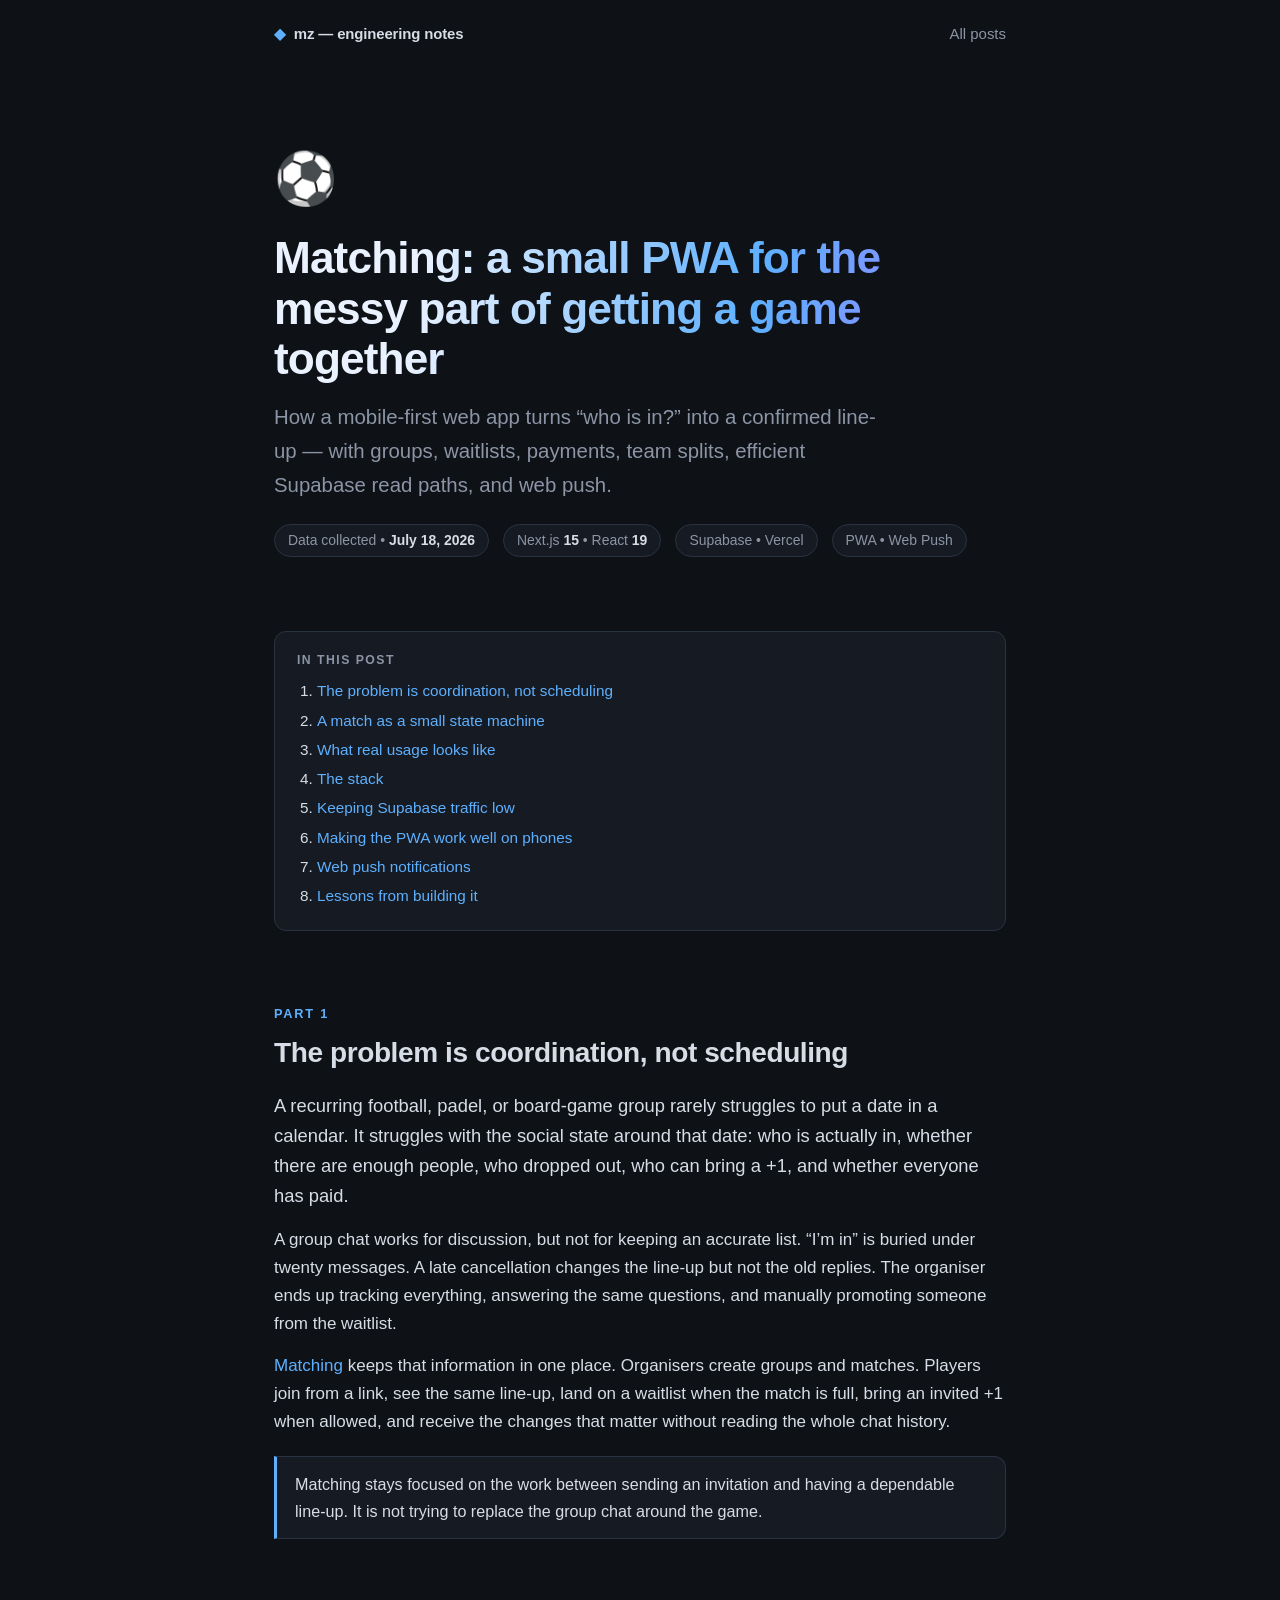
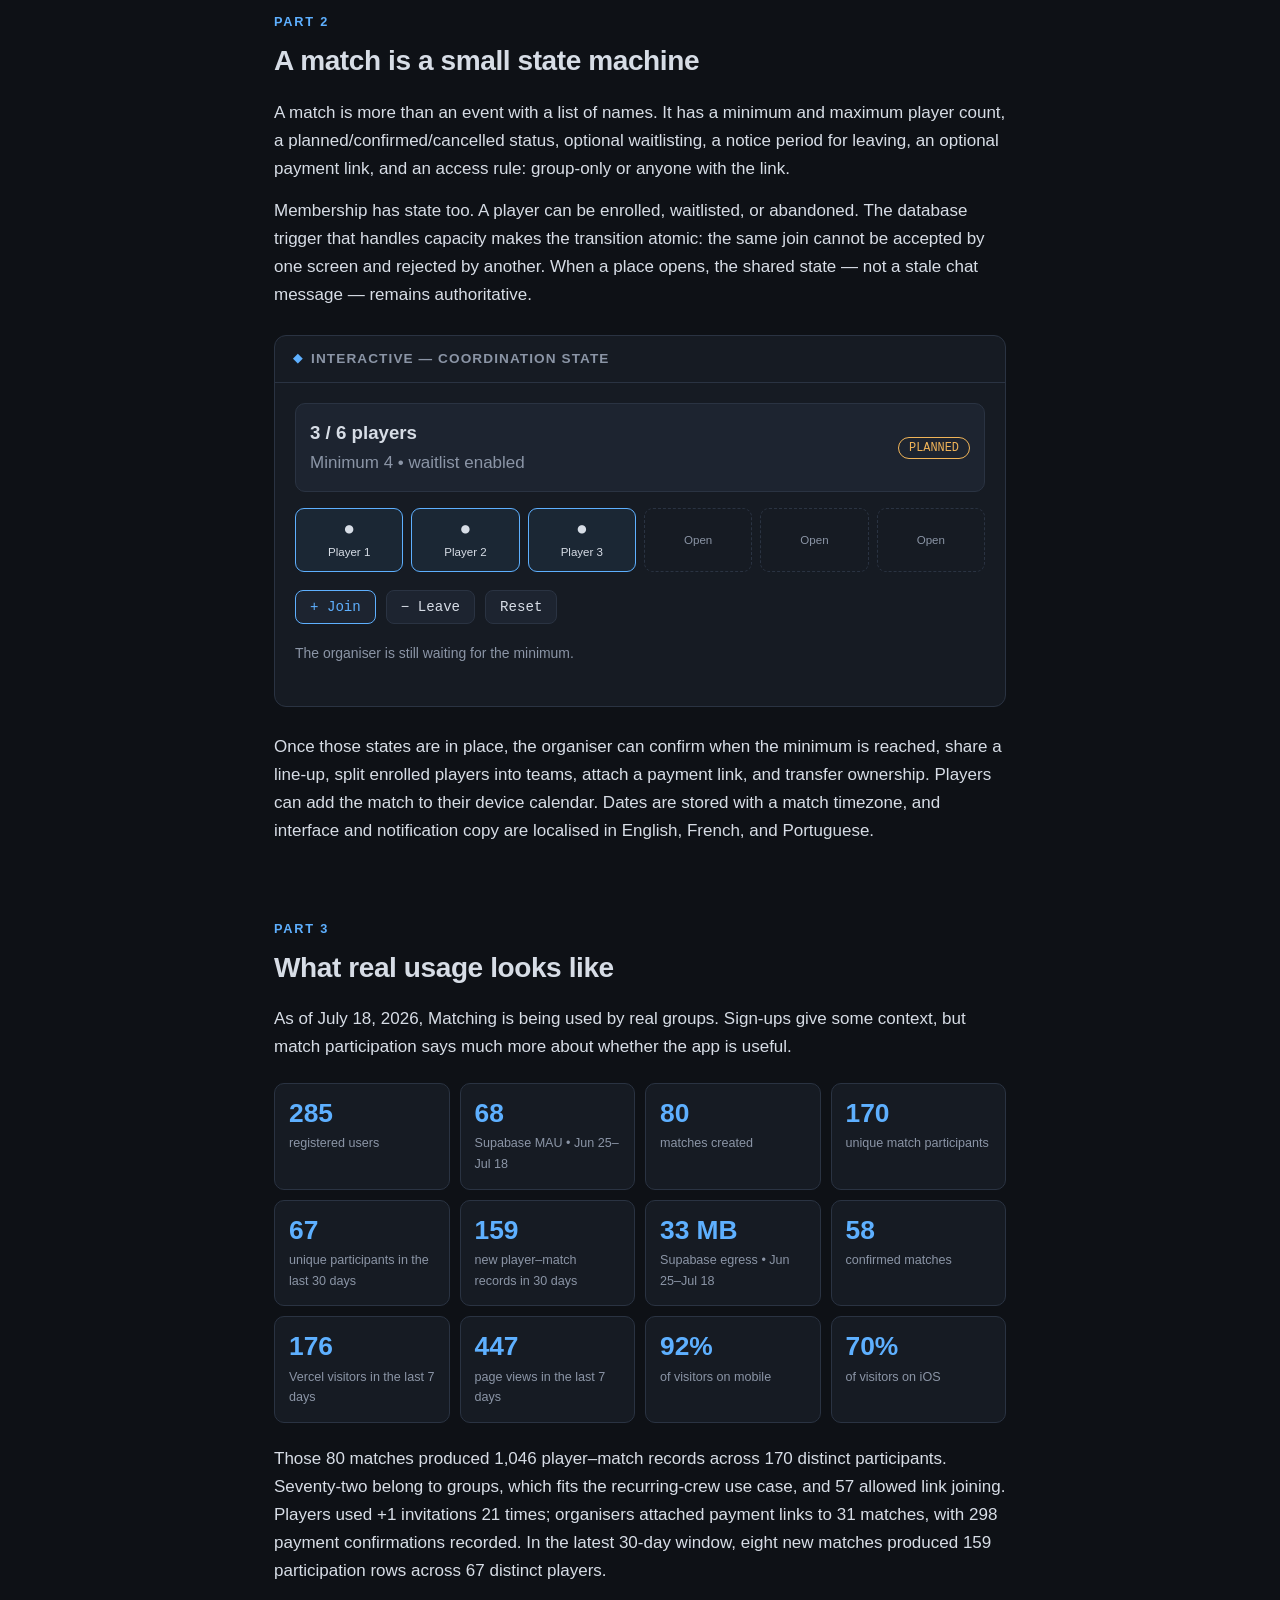
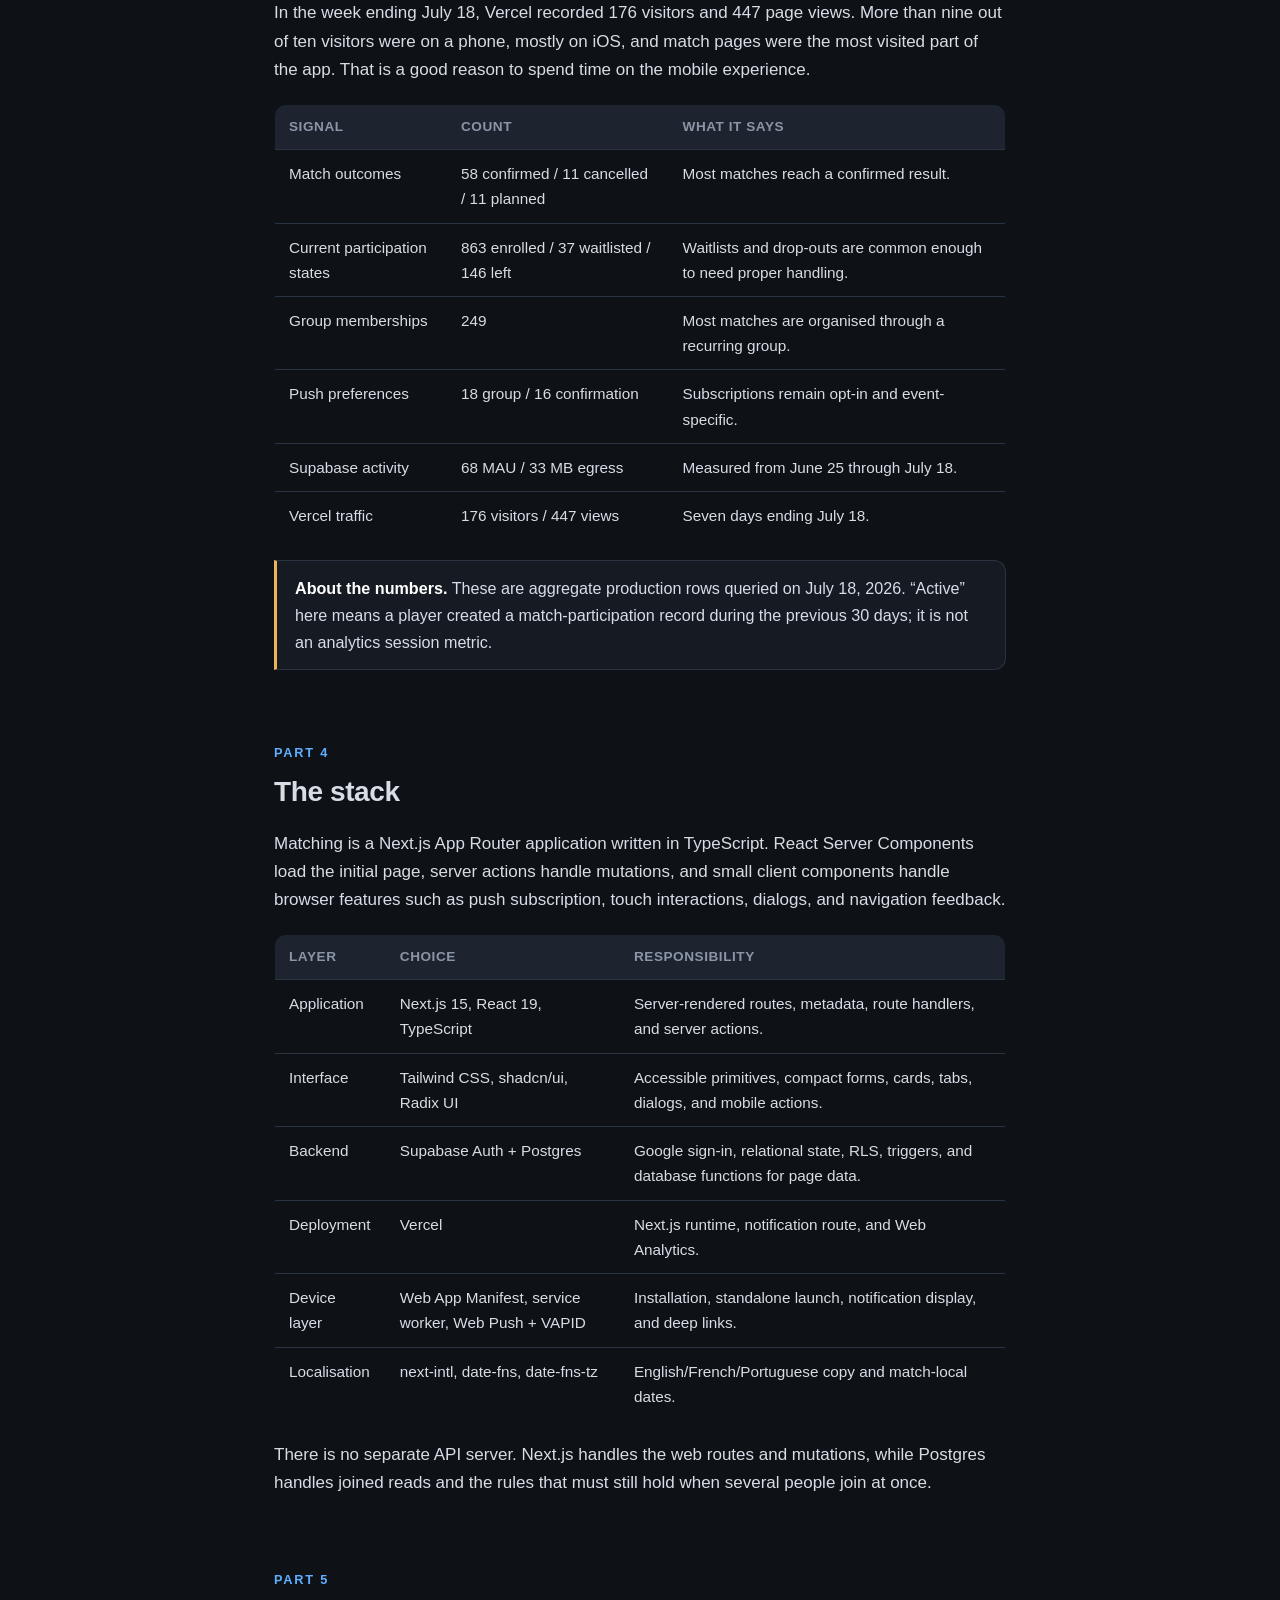
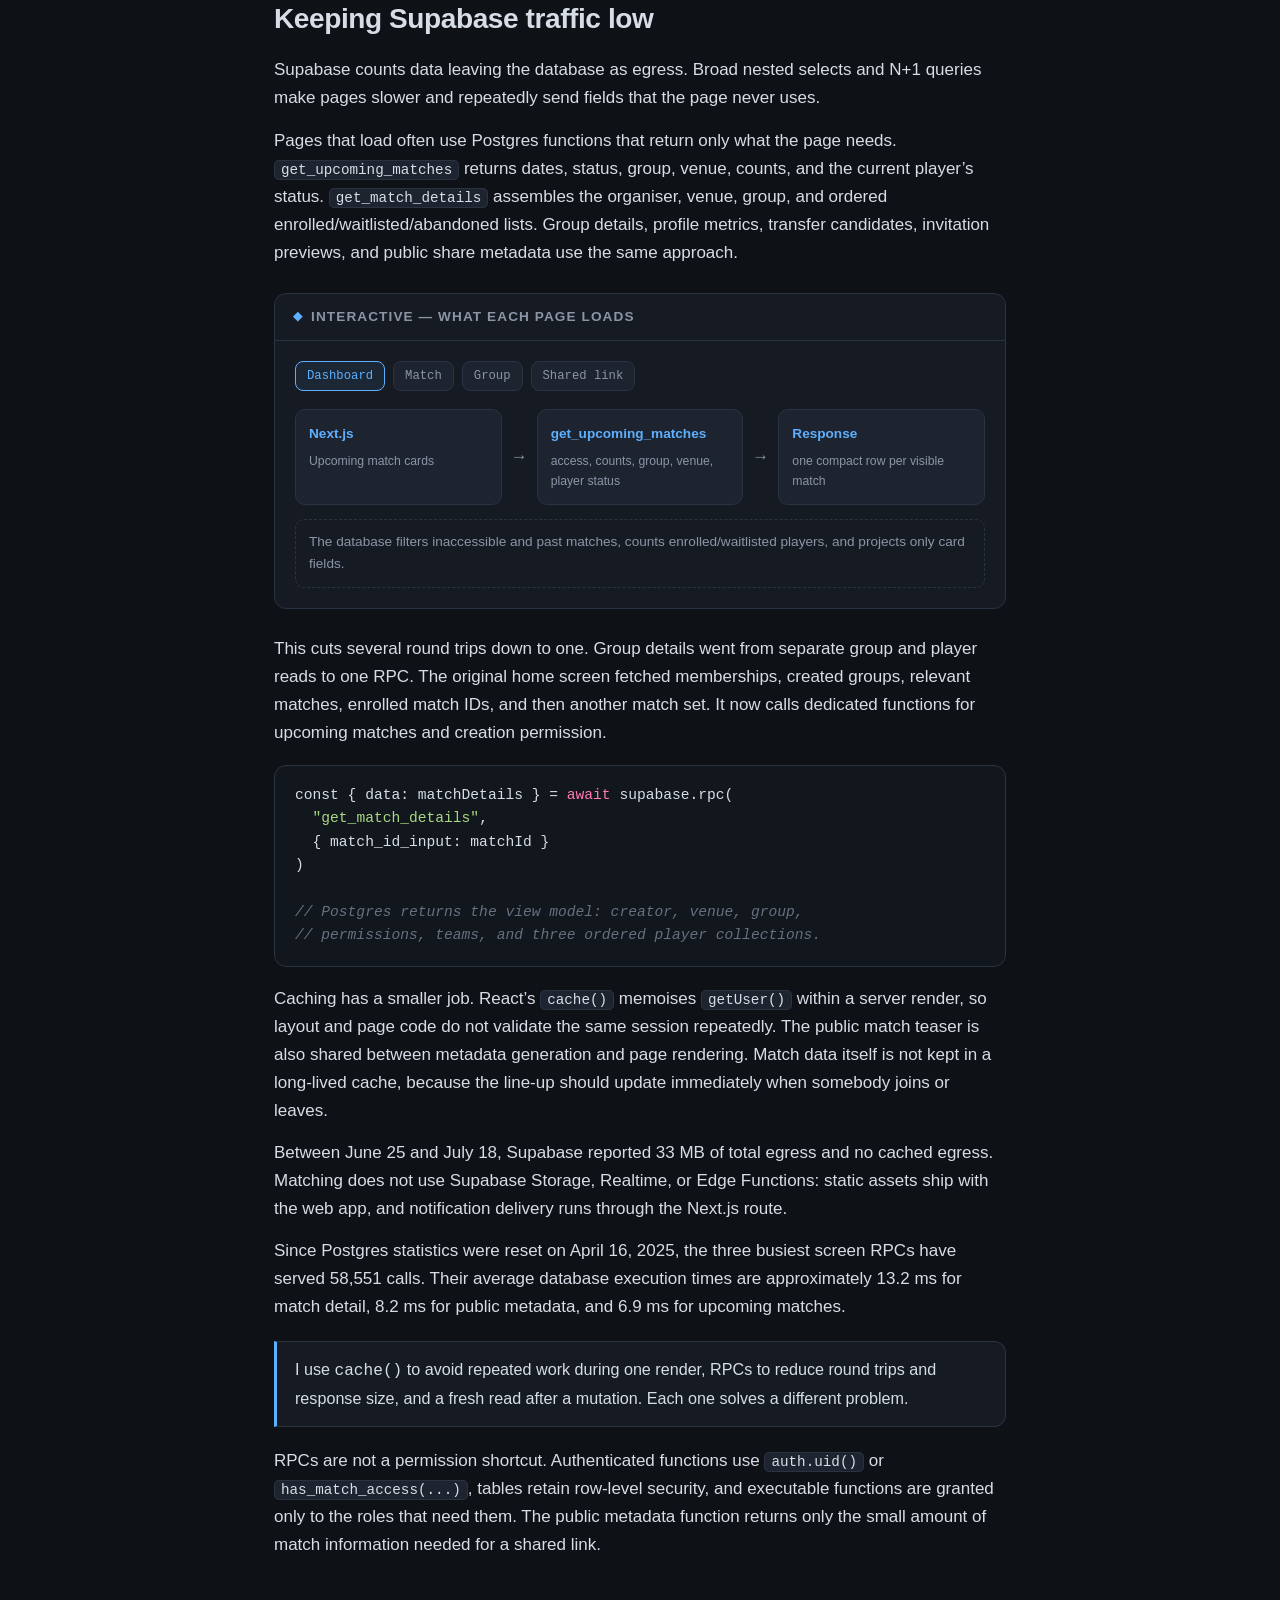
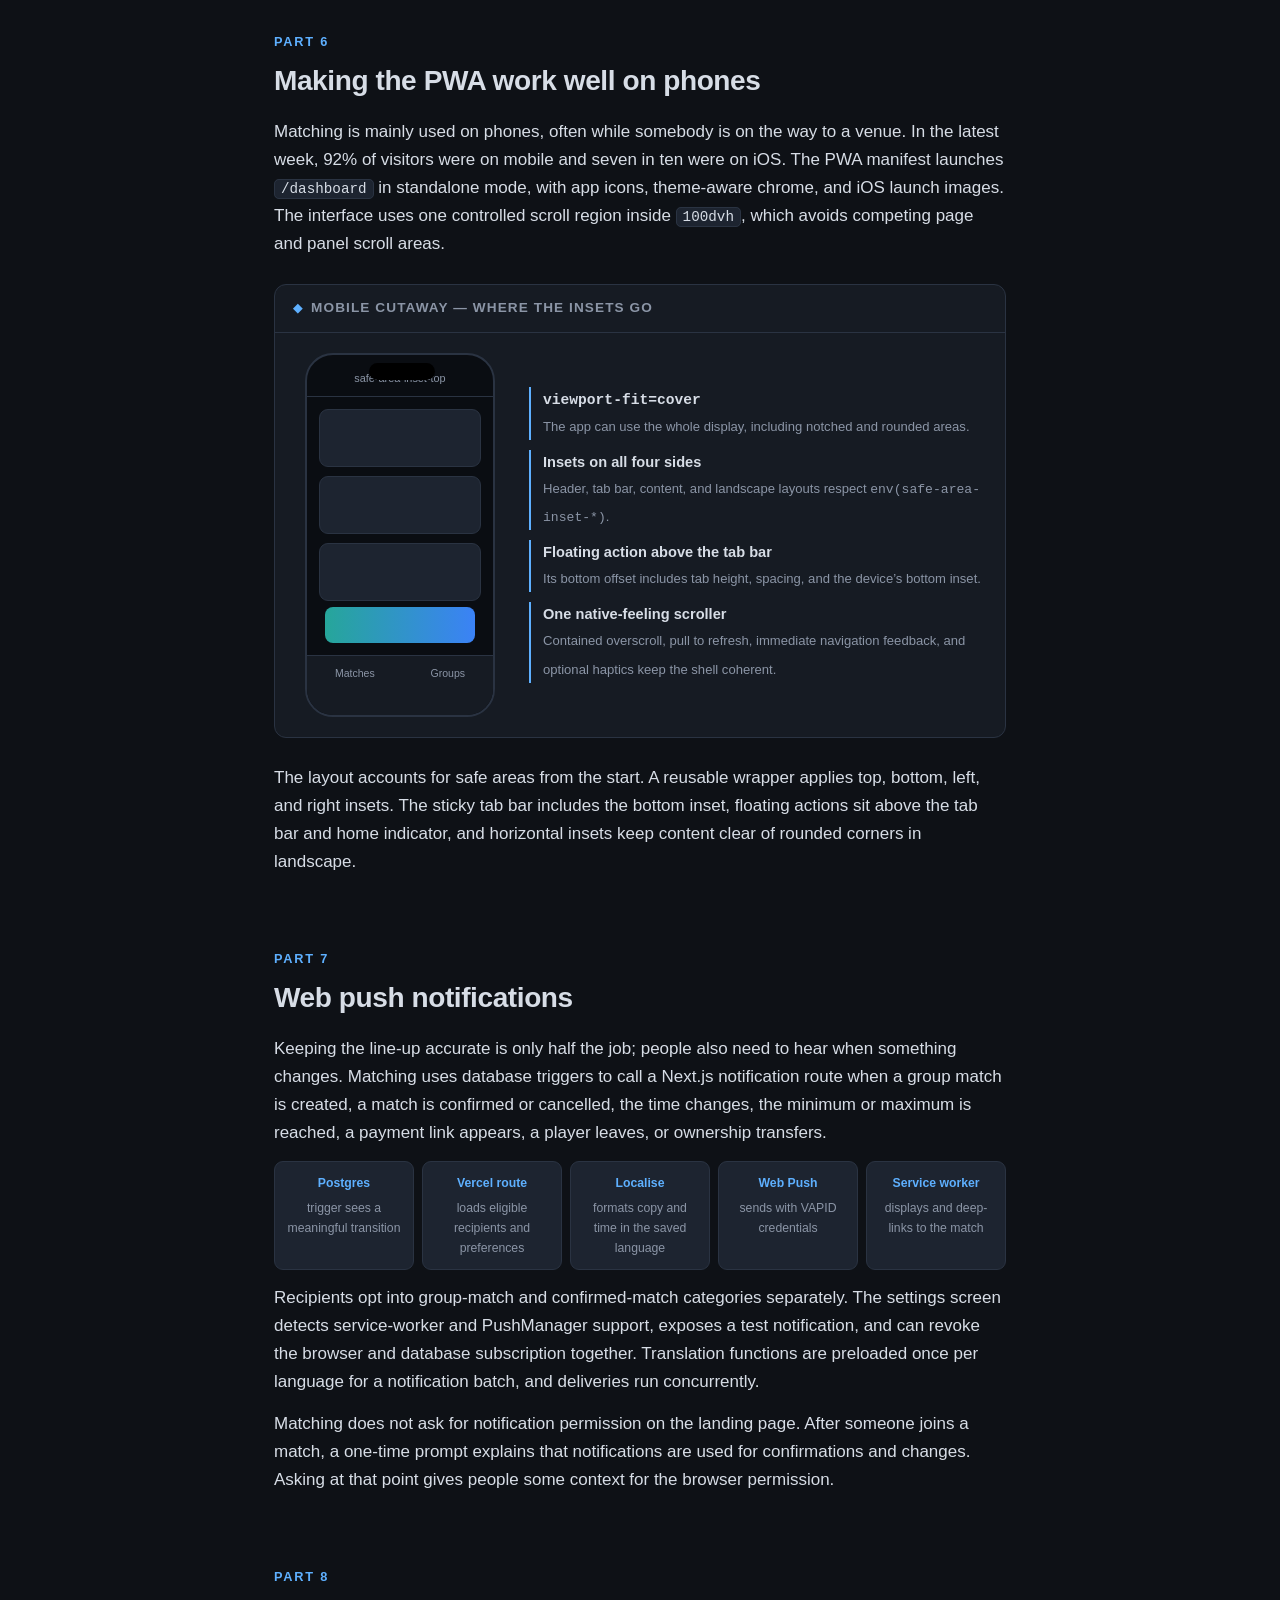
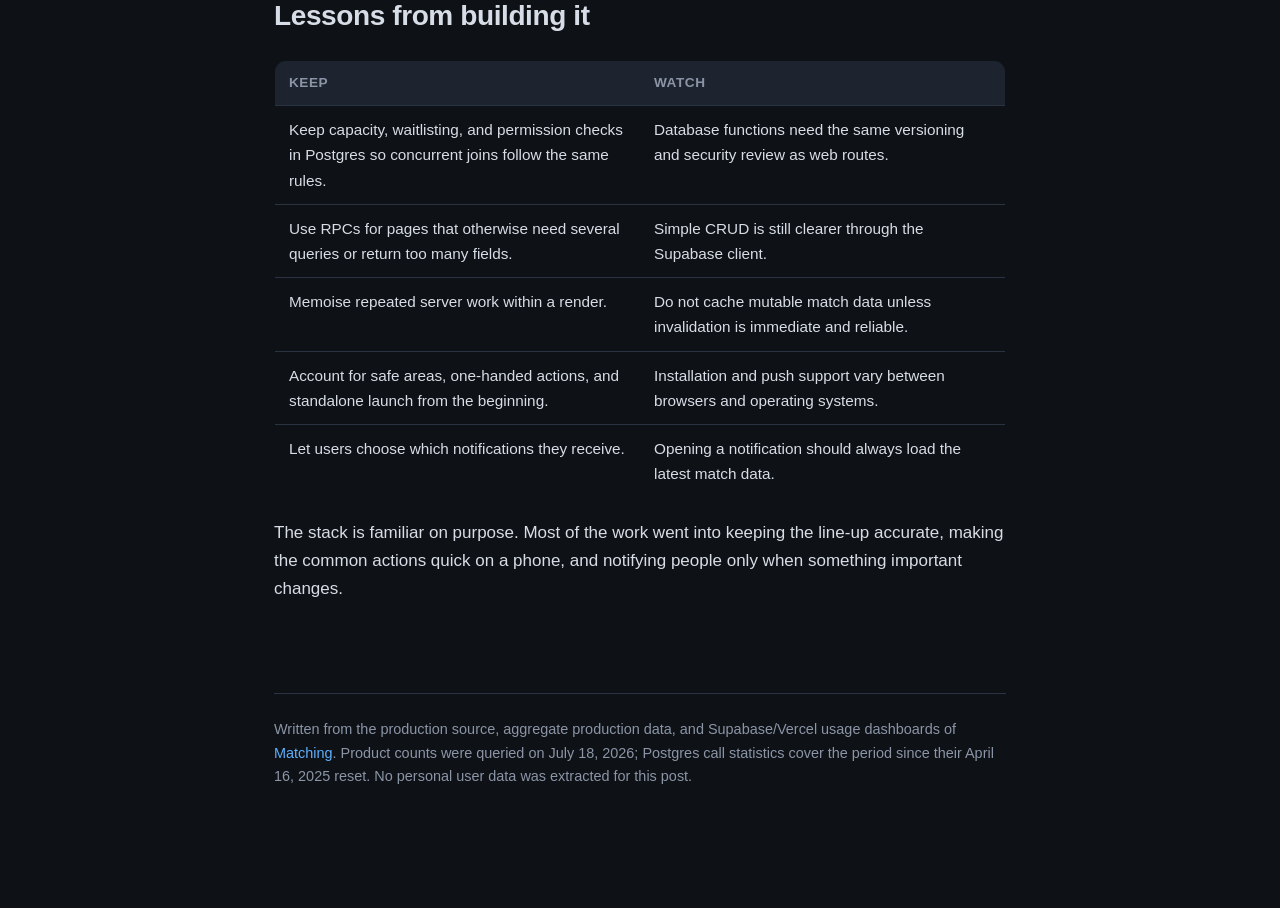
<file: posts/matching.html>
<!DOCTYPE html>
<html lang="en">
<head>
<meta charset="UTF-8">
<meta name="viewport" content="width=device-width, initial-scale=1.0">
<title>Matching — A Small PWA for Getting a Game Together</title>
<link rel="stylesheet" href="../assets/blog.css">
<style>
  /* ---- post-specific styles: product, data-path, and mobile widgets ---- */
  .metric-grid {
    display: grid; grid-template-columns: repeat(4, minmax(0, 1fr)); gap: 10px;
    margin: 22px 0;
  }
  .metric {
    border: 1px solid var(--border); background: var(--surface); border-radius: 10px;
    padding: 14px; min-width: 0;
  }
  .metric b { display: block; color: var(--accent); font-size: 1.55rem; line-height: 1.15; }
  .metric span { display: block; color: var(--text-dim); font-size: 0.74rem; margin-top: 5px; }

  .sim-status {
    display: flex; align-items: center; justify-content: space-between; gap: 14px;
    margin-bottom: 16px; padding: 14px; border: 1px solid var(--border);
    border-radius: 10px; background: var(--surface-2);
  }
  .sim-status b { font-size: 1.1rem; }
  .state-pill {
    border: 1px solid var(--amber); color: var(--amber); border-radius: 999px;
    padding: 3px 10px; font: 0.7rem "SF Mono", ui-monospace, monospace;
  }
  .state-pill.on { border-color: var(--green); color: var(--green); }
  .state-pill.full { border-color: var(--accent-2); color: var(--accent-2); }
  .lineup {
    display: grid; grid-template-columns: repeat(6, minmax(54px, 1fr)); gap: 8px;
    margin: 14px 0 18px;
  }
  .slot {
    min-height: 64px; border: 1px dashed var(--border); border-radius: 9px;
    display: flex; flex-direction: column; align-items: center; justify-content: center;
    color: var(--text-dim); font-size: 0.68rem;
  }
  .slot.filled { border-style: solid; border-color: var(--accent); color: var(--text); background: rgba(94,176,255,0.08); }
  .slot.wait { border-color: var(--amber); color: var(--amber); background: rgba(240,180,88,0.08); }
  .slot .avatar { font-size: 1.15rem; line-height: 1; margin-bottom: 5px; }
  .sim-note { color: var(--text-dim); font-size: 0.82rem; min-height: 44px; }

  .path-buttons { display: flex; flex-wrap: wrap; gap: 8px; margin-bottom: 18px; }
  .path-btn {
    border: 1px solid var(--border); background: var(--surface-2); color: var(--text-dim);
    border-radius: 8px; padding: 7px 11px; cursor: pointer;
    font: 0.72rem "SF Mono", ui-monospace, monospace;
  }
  .path-btn.on { border-color: var(--accent); color: var(--accent); background: rgba(94,176,255,0.08); }
  .data-path { display: grid; grid-template-columns: 1fr auto 1fr auto 1fr; align-items: stretch; gap: 9px; }
  .path-node {
    border: 1px solid var(--border); background: var(--surface-2); border-radius: 10px;
    padding: 13px; min-width: 0;
  }
  .path-node b { color: var(--accent); display: block; font-size: 0.8rem; margin-bottom: 5px; }
  .path-node span { color: var(--text-dim); display: block; font-size: 0.72rem; overflow-wrap: anywhere; }
  .path-arrow { align-self: center; color: var(--text-dim); }
  .payload {
    margin-top: 14px; padding: 11px 13px; border: 1px dashed var(--border);
    border-radius: 9px; color: var(--text-dim); font-size: 0.8rem;
  }
  .payload code { color: var(--text); }

  .phone-cutaway { display: grid; grid-template-columns: 210px 1fr; gap: 24px; align-items: center; }
  .phone {
    width: 190px; height: 364px; margin: 0 auto; border: 2px solid var(--border);
    border-radius: 28px; background: #0a0d12; position: relative; overflow: hidden;
  }
  .phone-top { height: 42px; padding-top: 15px; text-align: center; border-bottom: 1px solid var(--border); color: var(--text-dim); font-size: 0.64rem; }
  .phone-island { position: absolute; top: 8px; left: 62px; width: 66px; height: 17px; border-radius: 999px; background: #000; }
  .phone-scroll { position: absolute; inset: 42px 0 60px; padding: 12px; overflow: hidden; }
  .phone-card { height: 58px; margin-bottom: 9px; border: 1px solid var(--border); border-radius: 9px; background: var(--surface-2); }
  .phone-fab { position: absolute; left: 18px; right: 18px; bottom: 72px; height: 36px; border-radius: 8px; background: linear-gradient(90deg, #26a69a, #3b82f6); }
  .phone-tabs { position: absolute; bottom: 0; left: 0; right: 0; height: 60px; border-top: 1px solid var(--border); background: var(--surface); display: flex; align-items: flex-start; justify-content: space-around; padding-top: 9px; color: var(--text-dim); font-size: 0.62rem; }
  .cutaway-list { display: flex; flex-direction: column; gap: 10px; }
  .cutaway-item { border-left: 2px solid var(--accent); padding-left: 12px; }
  .cutaway-item b { display: block; font-size: 0.86rem; }
  .cutaway-item span { color: var(--text-dim); font-size: 0.77rem; }

  .push-flow { display: grid; grid-template-columns: repeat(5, 1fr); gap: 8px; align-items: stretch; }
  .push-step { border: 1px solid var(--border); border-radius: 9px; background: var(--surface-2); padding: 11px; font-size: 0.72rem; text-align: center; }
  .push-step b { display: block; color: var(--accent); margin-bottom: 4px; }
  .push-step span { color: var(--text-dim); }

  @media (max-width: 700px) {
    .metric-grid { grid-template-columns: repeat(2, minmax(0, 1fr)); }
    .lineup { grid-template-columns: repeat(3, minmax(64px, 1fr)); }
    .data-path { grid-template-columns: 1fr; }
    .path-arrow { transform: rotate(90deg); text-align: center; }
    .phone-cutaway { grid-template-columns: 1fr; }
    .push-flow { grid-template-columns: 1fr; }
  }
</style>
</head>
<body>

<nav class="site-nav">
  <a class="brand" href="../index.html"><span class="dot">◆</span> mz — engineering notes</a>
  <span class="nav-links"><a href="../index.html">All posts</a></span>
</nav>

<header class="hero">
  <div class="plane">⚽️</div>
  <h1>Matching: a small PWA for the messy part of getting a game together</h1>
  <p class="sub">How a mobile-first web app turns “who is in?” into a confirmed line-up — with groups, waitlists, payments, team splits, efficient Supabase read paths, and web push.</p>
  <div class="meta-row">
    <span class="pill">Data collected • <b>July 18, 2026</b></span>
    <span class="pill">Next.js <b>15</b> • React <b>19</b></span>
    <span class="pill">Supabase • Vercel</span>
    <span class="pill">PWA • Web Push</span>
  </div>
</header>

<main>

<nav class="toc">
  <div class="toc-t">In this post</div>
  <ol>
    <li><a href="#problem">The problem is coordination, not scheduling</a></li>
    <li><a href="#product">A match as a small state machine</a></li>
    <li><a href="#usage">What real usage looks like</a></li>
    <li><a href="#stack">The stack</a></li>
    <li><a href="#data">Keeping Supabase traffic low</a></li>
    <li><a href="#mobile">Making the PWA work well on phones</a></li>
    <li><a href="#push">Web push notifications</a></li>
    <li><a href="#lessons">Lessons from building it</a></li>
  </ol>
</nav>

<h2 id="problem"><span class="kicker">Part 1</span>The problem is coordination, not scheduling</h2>

<p class="lede">A recurring football, padel, or board-game group rarely struggles to put a date in a calendar. It struggles with the social state around that date: who is actually in, whether there are enough people, who dropped out, who can bring a +1, and whether everyone has paid.</p>

<p>A group chat works for discussion, but not for keeping an accurate list. “I’m in” is buried under twenty messages. A late cancellation changes the line-up but not the old replies. The organiser ends up tracking everything, answering the same questions, and manually promoting someone from the waitlist.</p>

<p><a href="https://www.matching-app.eu/" target="_blank" rel="noopener">Matching</a> keeps that information in one place. Organisers create groups and matches. Players join from a link, see the same line-up, land on a waitlist when the match is full, bring an invited +1 when allowed, and receive the changes that matter without reading the whole chat history.</p>

<div class="callout">
  Matching stays focused on the work between sending an invitation and having a dependable line-up. It is not trying to replace the group chat around the game.
</div>

<h2 id="product"><span class="kicker">Part 2</span>A match is a small state machine</h2>

<p>A match is more than an event with a list of names. It has a minimum and maximum player count, a planned/confirmed/cancelled status, optional waitlisting, a notice period for leaving, an optional payment link, and an access rule: group-only or anyone with the link.</p>

<p>Membership has state too. A player can be enrolled, waitlisted, or abandoned. The database trigger that handles capacity makes the transition atomic: the same join cannot be accepted by one screen and rejected by another. When a place opens, the shared state — not a stale chat message — remains authoritative.</p>

<div class="widget">
  <div class="widget-title">Interactive — coordination state</div>
  <div class="widget-body">
    <div class="sim-status">
      <div><b id="sim-count">3 / 6 players</b><div class="dim">Minimum 4 • waitlist enabled</div></div>
      <span class="state-pill" id="sim-state">PLANNED</span>
    </div>
    <div class="lineup" id="sim-lineup"></div>
    <div class="btn-row">
      <button class="ctl primary" id="sim-join">+ Join</button>
      <button class="ctl" id="sim-leave">− Leave</button>
      <button class="ctl" id="sim-reset">Reset</button>
    </div>
    <div class="sim-note" id="sim-note"></div>
  </div>
</div>

<p>Once those states are in place, the organiser can confirm when the minimum is reached, share a line-up, split enrolled players into teams, attach a payment link, and transfer ownership. Players can add the match to their device calendar. Dates are stored with a match timezone, and interface and notification copy are localised in English, French, and Portuguese.</p>

<h2 id="usage"><span class="kicker">Part 3</span>What real usage looks like</h2>

<p>As of July 18, 2026, Matching is being used by real groups. Sign-ups give some context, but match participation says much more about whether the app is useful.</p>

<div class="metric-grid">
  <div class="metric"><b>285</b><span>registered users</span></div>
  <div class="metric"><b>68</b><span>Supabase MAU • Jun 25–Jul 18</span></div>
  <div class="metric"><b>80</b><span>matches created</span></div>
  <div class="metric"><b>170</b><span>unique match participants</span></div>
  <div class="metric"><b>67</b><span>unique participants in the last 30 days</span></div>
  <div class="metric"><b>159</b><span>new player–match records in 30 days</span></div>
  <div class="metric"><b>33 MB</b><span>Supabase egress • Jun 25–Jul 18</span></div>
  <div class="metric"><b>58</b><span>confirmed matches</span></div>
  <div class="metric"><b>176</b><span>Vercel visitors in the last 7 days</span></div>
  <div class="metric"><b>447</b><span>page views in the last 7 days</span></div>
  <div class="metric"><b>92%</b><span>of visitors on mobile</span></div>
  <div class="metric"><b>70%</b><span>of visitors on iOS</span></div>
</div>

<p>Those 80 matches produced 1,046 player–match records across 170 distinct participants. Seventy-two belong to groups, which fits the recurring-crew use case, and 57 allowed link joining. Players used +1 invitations 21 times; organisers attached payment links to 31 matches, with 298 payment confirmations recorded. In the latest 30-day window, eight new matches produced 159 participation rows across 67 distinct players.</p>

<p>In the week ending July 18, Vercel recorded 176 visitors and 447 page views. More than nine out of ten visitors were on a phone, mostly on iOS, and match pages were the most visited part of the app. That is a good reason to spend time on the mobile experience.</p>

<div class="table-scroll" role="region" aria-label="Production usage snapshot" tabindex="0">
  <table>
    <thead><tr><th>Signal</th><th>Count</th><th>What it says</th></tr></thead>
    <tbody>
      <tr><td>Match outcomes</td><td>58 confirmed / 11 cancelled / 11 planned</td><td>Most matches reach a confirmed result.</td></tr>
      <tr><td>Current participation states</td><td>863 enrolled / 37 waitlisted / 146 left</td><td>Waitlists and drop-outs are common enough to need proper handling.</td></tr>
      <tr><td>Group memberships</td><td>249</td><td>Most matches are organised through a recurring group.</td></tr>
      <tr><td>Push preferences</td><td>18 group / 16 confirmation</td><td>Subscriptions remain opt-in and event-specific.</td></tr>
      <tr><td>Supabase activity</td><td>68 MAU / 33 MB egress</td><td>Measured from June 25 through July 18.</td></tr>
      <tr><td>Vercel traffic</td><td>176 visitors / 447 views</td><td>Seven days ending July 18.</td></tr>
    </tbody>
  </table>
</div>

<div class="callout warn">
  <strong>About the numbers.</strong> These are aggregate production rows queried on July 18, 2026. “Active” here means a player created a match-participation record during the previous 30 days; it is not an analytics session metric.
</div>

<h2 id="stack"><span class="kicker">Part 4</span>The stack</h2>

<p>Matching is a Next.js App Router application written in TypeScript. React Server Components load the initial page, server actions handle mutations, and small client components handle browser features such as push subscription, touch interactions, dialogs, and navigation feedback.</p>

<div class="table-scroll" role="region" aria-label="Matching technology stack" tabindex="0">
  <table>
    <thead><tr><th>Layer</th><th>Choice</th><th>Responsibility</th></tr></thead>
    <tbody>
      <tr><td>Application</td><td>Next.js 15, React 19, TypeScript</td><td>Server-rendered routes, metadata, route handlers, and server actions.</td></tr>
      <tr><td>Interface</td><td>Tailwind CSS, shadcn/ui, Radix UI</td><td>Accessible primitives, compact forms, cards, tabs, dialogs, and mobile actions.</td></tr>
      <tr><td>Backend</td><td>Supabase Auth + Postgres</td><td>Google sign-in, relational state, RLS, triggers, and database functions for page data.</td></tr>
      <tr><td>Deployment</td><td>Vercel</td><td>Next.js runtime, notification route, and Web Analytics.</td></tr>
      <tr><td>Device layer</td><td>Web App Manifest, service worker, Web Push + VAPID</td><td>Installation, standalone launch, notification display, and deep links.</td></tr>
      <tr><td>Localisation</td><td>next-intl, date-fns, date-fns-tz</td><td>English/French/Portuguese copy and match-local dates.</td></tr>
    </tbody>
  </table>
</div>

<p>There is no separate API server. Next.js handles the web routes and mutations, while Postgres handles joined reads and the rules that must still hold when several people join at once.</p>

<h2 id="data"><span class="kicker">Part 5</span>Keeping Supabase traffic low</h2>

<p>Supabase counts data leaving the database as egress. Broad nested selects and N+1 queries make pages slower and repeatedly send fields that the page never uses.</p>

<p>Pages that load often use Postgres functions that return only what the page needs. <code>get_upcoming_matches</code> returns dates, status, group, venue, counts, and the current player’s status. <code>get_match_details</code> assembles the organiser, venue, group, and ordered enrolled/waitlisted/abandoned lists. Group details, profile metrics, transfer candidates, invitation previews, and public share metadata use the same approach.</p>

<div class="widget">
  <div class="widget-title">Interactive — what each page loads</div>
  <div class="widget-body">
    <div class="path-buttons" id="path-buttons"></div>
    <div class="data-path">
      <div class="path-node"><b>Next.js</b><span id="path-screen"></span></div>
      <div class="path-arrow">→</div>
      <div class="path-node"><b id="path-rpc"></b><span id="path-work"></span></div>
      <div class="path-arrow">→</div>
      <div class="path-node"><b>Response</b><span id="path-result"></span></div>
    </div>
    <div class="payload" id="path-note"></div>
  </div>
</div>

<p>This cuts several round trips down to one. Group details went from separate group and player reads to one RPC. The original home screen fetched memberships, created groups, relevant matches, enrolled match IDs, and then another match set. It now calls dedicated functions for upcoming matches and creation permission.</p>

<pre><code>const { data: matchDetails } = await supabase.rpc(
  "get_match_details",
  { match_id_input: matchId }
)

// Postgres returns the view model: creator, venue, group,
// permissions, teams, and three ordered player collections.</code></pre>

<p>Caching has a smaller job. React’s <code>cache()</code> memoises <code>getUser()</code> within a server render, so layout and page code do not validate the same session repeatedly. The public match teaser is also shared between metadata generation and page rendering. Match data itself is not kept in a long-lived cache, because the line-up should update immediately when somebody joins or leaves.</p>

<p>Between June 25 and July 18, Supabase reported 33 MB of total egress and no cached egress. Matching does not use Supabase Storage, Realtime, or Edge Functions: static assets ship with the web app, and notification delivery runs through the Next.js route.</p>

<p>Since Postgres statistics were reset on April 16, 2025, the three busiest screen RPCs have served 58,551 calls. Their average database execution times are approximately 13.2 ms for match detail, 8.2 ms for public metadata, and 6.9 ms for upcoming matches.</p>

<div class="callout">
  I use <code>cache()</code> to avoid repeated work during one render, RPCs to reduce round trips and response size, and a fresh read after a mutation. Each one solves a different problem.
</div>

<p>RPCs are not a permission shortcut. Authenticated functions use <code>auth.uid()</code> or <code>has_match_access(...)</code>, tables retain row-level security, and executable functions are granted only to the roles that need them. The public metadata function returns only the small amount of match information needed for a shared link.</p>

<h2 id="mobile"><span class="kicker">Part 6</span>Making the PWA work well on phones</h2>

<p>Matching is mainly used on phones, often while somebody is on the way to a venue. In the latest week, 92% of visitors were on mobile and seven in ten were on iOS. The PWA manifest launches <code>/dashboard</code> in standalone mode, with app icons, theme-aware chrome, and iOS launch images. The interface uses one controlled scroll region inside <code>100dvh</code>, which avoids competing page and panel scroll areas.</p>

<div class="widget">
  <div class="widget-title">Mobile cutaway — where the insets go</div>
  <div class="widget-body phone-cutaway">
    <div class="phone" aria-label="Simplified Matching mobile layout">
      <div class="phone-island"></div>
      <div class="phone-top">safe-area-inset-top</div>
      <div class="phone-scroll"><div class="phone-card"></div><div class="phone-card"></div><div class="phone-card"></div></div>
      <div class="phone-fab"></div>
      <div class="phone-tabs"><span>Matches</span><span>Groups</span></div>
    </div>
    <div class="cutaway-list">
      <div class="cutaway-item"><b><code>viewport-fit=cover</code></b><span>The app can use the whole display, including notched and rounded areas.</span></div>
      <div class="cutaway-item"><b>Insets on all four sides</b><span>Header, tab bar, content, and landscape layouts respect <code>env(safe-area-inset-*)</code>.</span></div>
      <div class="cutaway-item"><b>Floating action above the tab bar</b><span>Its bottom offset includes tab height, spacing, and the device’s bottom inset.</span></div>
      <div class="cutaway-item"><b>One native-feeling scroller</b><span>Contained overscroll, pull to refresh, immediate navigation feedback, and optional haptics keep the shell coherent.</span></div>
    </div>
  </div>
</div>

<p>The layout accounts for safe areas from the start. A reusable wrapper applies top, bottom, left, and right insets. The sticky tab bar includes the bottom inset, floating actions sit above the tab bar and home indicator, and horizontal insets keep content clear of rounded corners in landscape.</p>

<h2 id="push"><span class="kicker">Part 7</span>Web push notifications</h2>

<p>Keeping the line-up accurate is only half the job; people also need to hear when something changes. Matching uses database triggers to call a Next.js notification route when a group match is created, a match is confirmed or cancelled, the time changes, the minimum or maximum is reached, a payment link appears, a player leaves, or ownership transfers.</p>

<div class="push-flow" aria-label="Web push notification flow">
  <div class="push-step"><b>Postgres</b><span>trigger sees a meaningful transition</span></div>
  <div class="push-step"><b>Vercel route</b><span>loads eligible recipients and preferences</span></div>
  <div class="push-step"><b>Localise</b><span>formats copy and time in the saved language</span></div>
  <div class="push-step"><b>Web Push</b><span>sends with VAPID credentials</span></div>
  <div class="push-step"><b>Service worker</b><span>displays and deep-links to the match</span></div>
</div>

<p>Recipients opt into group-match and confirmed-match categories separately. The settings screen detects service-worker and PushManager support, exposes a test notification, and can revoke the browser and database subscription together. Translation functions are preloaded once per language for a notification batch, and deliveries run concurrently.</p>

<p>Matching does not ask for notification permission on the landing page. After someone joins a match, a one-time prompt explains that notifications are used for confirmations and changes. Asking at that point gives people some context for the browser permission.</p>

<h2 id="lessons"><span class="kicker">Part 8</span>Lessons from building it</h2>

<div class="table-scroll" role="region" aria-label="Matching engineering lessons" tabindex="0">
  <table>
    <thead><tr><th style="width:50%">Keep</th><th>Watch</th></tr></thead>
    <tbody>
      <tr><td>Keep capacity, waitlisting, and permission checks in Postgres so concurrent joins follow the same rules.</td><td>Database functions need the same versioning and security review as web routes.</td></tr>
      <tr><td>Use RPCs for pages that otherwise need several queries or return too many fields.</td><td>Simple CRUD is still clearer through the Supabase client.</td></tr>
      <tr><td>Memoise repeated server work within a render.</td><td>Do not cache mutable match data unless invalidation is immediate and reliable.</td></tr>
      <tr><td>Account for safe areas, one-handed actions, and standalone launch from the beginning.</td><td>Installation and push support vary between browsers and operating systems.</td></tr>
      <tr><td>Let users choose which notifications they receive.</td><td>Opening a notification should always load the latest match data.</td></tr>
    </tbody>
  </table>
</div>

<p>The stack is familiar on purpose. Most of the work went into keeping the line-up accurate, making the common actions quick on a phone, and notifying people only when something important changes.</p>

<footer>
  Written from the production source, aggregate production data, and Supabase/Vercel usage dashboards of <a href="https://www.matching-app.eu/" target="_blank" rel="noopener">Matching</a>. Product counts were queried on July 18, 2026; Postgres call statistics cover the period since their April 16, 2025 reset. No personal user data was extracted for this post.
</footer>

</main>

<script src="../assets/site.js"></script>
<script>
/* ---------------- coordination state simulator ---------------- */
(function () {
  const lineup = document.getElementById("sim-lineup");
  const count = document.getElementById("sim-count");
  const state = document.getElementById("sim-state");
  const note = document.getElementById("sim-note");
  const join = document.getElementById("sim-join");
  const leave = document.getElementById("sim-leave");
  const reset = document.getElementById("sim-reset");
  const min = 4, max = 6;
  let enrolled = 3, waitlisted = 0;

  function render(message) {
    lineup.innerHTML = "";
    for (let i = 0; i < max; i++) {
      const slot = document.createElement("div");
      slot.className = "slot" + (i < enrolled ? " filled" : "");
      slot.innerHTML = i < enrolled
        ? '<span class="avatar">●</span><span>Player ' + (i + 1) + '</span>'
        : '<span>Open</span>';
      lineup.appendChild(slot);
    }
    if (waitlisted) {
      const slot = document.createElement("div");
      slot.className = "slot wait";
      slot.innerHTML = '<span class="avatar">◷</span><span>Waitlist ' + waitlisted + '</span>';
      lineup.appendChild(slot);
    }
    count.textContent = enrolled + " / " + max + " players";
    state.className = "state-pill" + (enrolled >= max ? " full" : enrolled >= min ? " on" : "");
    state.textContent = enrolled >= max ? "FULL" : enrolled >= min ? "MINIMUM REACHED" : "PLANNED";
    note.textContent = message || (enrolled < min
      ? "The organiser is still waiting for the minimum."
      : enrolled < max
        ? "There are enough players; the organiser can confirm the match."
        : "Capacity is full. The next join is placed on the waitlist.");
    leave.disabled = enrolled === 0;
  }

  join.addEventListener("click", function () {
    if (enrolled < max) {
      enrolled += 1;
      render(enrolled === min ? "The minimum was reached — this is a meaningful notification event." : "The shared line-up changed atomically.");
    } else {
      waitlisted += 1;
      render("The match is full, so the database assigns the next player to the waitlist.");
    }
  });
  leave.addEventListener("click", function () {
    enrolled -= 1;
    if (waitlisted > 0) {
      waitlisted -= 1;
      enrolled += 1;
      render("A place opened and one waiting player moved into the line-up.");
    } else {
      render("Leaving updates the line-up even if the chat still says otherwise.");
    }
  });
  reset.addEventListener("click", function () { enrolled = 3; waitlisted = 0; render(); });
  render();
})();

/* ---------------- data-path explorer ---------------- */
(function () {
  const paths = [
    {
      name: "Dashboard",
      screen: "Upcoming match cards",
      rpc: "get_upcoming_matches",
      work: "access, counts, group, venue, player status",
      result: "one compact row per visible match",
      note: "The database filters inaccessible and past matches, counts enrolled/waitlisted players, and projects only card fields."
    },
    {
      name: "Match",
      screen: "Match detail",
      rpc: "get_match_details",
      work: "permissions, teams, ordered player states",
      result: "one complete match view model",
      note: "A single RPC replaces client-side joins across matches, players, groups, venues, memberships, and team assignments."
    },
    {
      name: "Group",
      screen: "Group roster",
      rpc: "get_group_details",
      work: "membership check, creator, ordered members",
      result: "group + roster JSON",
      note: "The function checks auth.uid() membership before returning the creator and member projection."
    },
    {
      name: "Shared link",
      screen: "Public invitation teaser",
      rpc: "get_match_metadata",
      work: "status, date, timezone, public flags",
      result: "limited metadata only",
      note: "The public route can build social metadata and a teaser without exposing the full line-up."
    }
  ];
  const buttons = document.getElementById("path-buttons");
  const screen = document.getElementById("path-screen");
  const rpc = document.getElementById("path-rpc");
  const work = document.getElementById("path-work");
  const result = document.getElementById("path-result");
  const note = document.getElementById("path-note");

  function render(index) {
    const path = paths[index];
    Array.from(buttons.children).forEach((button, i) => button.classList.toggle("on", i === index));
    screen.textContent = path.screen;
    rpc.textContent = path.rpc;
    work.textContent = path.work;
    result.textContent = path.result;
    note.textContent = path.note;
  }

  paths.forEach((path, index) => {
    const button = document.createElement("button");
    button.className = "path-btn";
    button.textContent = path.name;
    button.addEventListener("click", () => render(index));
    buttons.appendChild(button);
  });
  render(0);
})();
</script>
</body>
</html>
</file>
<file: assets/blog.css>
/* ============================================================
   blog.css — shared design system for the blog
   Tokens, typography, code, tables, callouts, widget shells,
   nav, post cards. Post-specific widget styles stay in posts.
   ============================================================ */

  :root {
    --bg: #0e1116;
    --surface: #161b23;
    --surface-2: #1d2430;
    --border: #2a3342;
    --text: #d7dde6;
    --text-dim: #8b95a6;
    --accent: #5eb0ff;
    --accent-2: #9d7bff;
    --green: #4ecf8a;
    --amber: #f0b458;
    --red: #f2708a;
    --code-bg: #12161d;
    --radius: 12px;
    font-size: 17px;
  }
  * { box-sizing: border-box; margin: 0; padding: 0; }
  html {
    scroll-behavior: smooth;
    max-width: 100%;
    overflow-x: hidden;
    overscroll-behavior-x: none;
  }
  body {
    background: var(--bg);
    color: var(--text);
    font-family: -apple-system, BlinkMacSystemFont, "Segoe UI", Roboto, Helvetica, Arial, sans-serif;
    line-height: 1.65;
    max-width: 100%;
    overflow-x: hidden;
  }
  @supports (overflow: clip) {
    html, body { overflow-x: clip; }
  }
  main { max-width: 780px; margin: 0 auto; padding: 0 24px 120px; }
  a { color: var(--accent); text-decoration: none; }
  a:hover { text-decoration: underline; }

  /* ---------- hero ---------- */
  header.hero {
    max-width: 780px; margin: 0 auto; padding: 90px 24px 40px;
  }
  .hero .plane { font-size: 3rem; }
  .hero h1 {
    font-size: 2.6rem; line-height: 1.15; letter-spacing: -0.02em;
    margin: 12px 0 16px; font-weight: 750;
    background: linear-gradient(100deg, #eaf2ff 20%, var(--accent) 65%, var(--accent-2));
    -webkit-background-clip: text; background-clip: text; color: transparent;
  }
  .hero p.sub { font-size: 1.2rem; color: var(--text-dim); max-width: 620px; }
  .meta-row { display: flex; gap: 14px; flex-wrap: wrap; margin-top: 22px; font-size: 0.82rem; }
  .pill {
    border: 1px solid var(--border); border-radius: 999px; padding: 4px 13px;
    color: var(--text-dim); background: var(--surface);
  }
  .pill b { color: var(--text); font-weight: 600; }

  h2 {
    font-size: 1.65rem; letter-spacing: -0.015em; margin: 72px 0 14px;
    font-weight: 700; scroll-margin-top: 24px;
  }
  h2 .kicker {
    display: block; font-size: 0.75rem; letter-spacing: 0.14em; text-transform: uppercase;
    color: var(--accent); font-weight: 600; margin-bottom: 6px;
  }
  h3 { font-size: 1.15rem; margin: 36px 0 10px; font-weight: 650; }
  p { margin: 14px 0; }
  p.lede { font-size: 1.08rem; }
  strong { color: #fff; font-weight: 600; }
  .dim { color: var(--text-dim); }

  /* ---------- code ---------- */
  pre {
    background: var(--code-bg); border: 1px solid var(--border);
    border-radius: var(--radius); padding: 18px 20px; overflow-x: auto;
    margin: 18px 0; max-width: 100%; min-width: 0;
    font-size: 0.86rem; line-height: 1.6;
    overscroll-behavior-x: contain; -webkit-overflow-scrolling: touch;
  }
  code, pre { font-family: "SF Mono", ui-monospace, Menlo, Consolas, monospace; }
  p code, li code, td code {
    background: var(--surface-2); border: 1px solid var(--border);
    border-radius: 5px; padding: 1px 6px; font-size: 0.84em; white-space: nowrap;
  }
  .tok-kw { color: #ff7ab2; } .tok-type { color: #7ee0d2; } .tok-str { color: #a8d982; }
  .tok-fn { color: #78baff; } .tok-cm { color: #66707f; font-style: italic; }
  .tok-num { color: #f0b458; } .tok-prop { color: #c8a5ff; }

  /* ---------- tables ---------- */
  table {
    width: 100%; border-collapse: collapse; margin: 20px 0; font-size: 0.9rem;
    border: 1px solid var(--border); border-radius: var(--radius); overflow: hidden;
    display: table;
  }
  .table-scroll {
    width: 100%; max-width: 100%; margin: 20px 0; overflow-x: auto;
    border-radius: var(--radius); overscroll-behavior-x: contain;
    -webkit-overflow-scrolling: touch;
  }
  .table-scroll table { margin: 0; }
  th, td { text-align: left; padding: 11px 14px; border-bottom: 1px solid var(--border); vertical-align: top; }
  th { background: var(--surface-2); font-weight: 600; font-size: 0.8rem; letter-spacing: 0.04em; text-transform: uppercase; color: var(--text-dim); }
  tr:last-child td { border-bottom: none; }
  tbody tr { transition: background 0.15s; }
  tbody tr:hover { background: rgba(94,176,255,0.06); }

  /* ---------- callouts ---------- */
  .callout {
    border: 1px solid var(--border); border-left: 3px solid var(--accent);
    background: var(--surface); border-radius: 0 var(--radius) var(--radius) 0;
    padding: 14px 18px; margin: 20px 0; font-size: 0.95rem;
  }
  .callout.warn { border-left-color: var(--amber); }

  /* ---------- interactive shells ---------- */
  .widget {
    border: 1px solid var(--border); background: var(--surface);
    border-radius: var(--radius); margin: 26px 0; overflow: hidden;
  }
  .widget-title {
    padding: 12px 18px; border-bottom: 1px solid var(--border); font-size: 0.8rem;
    letter-spacing: 0.08em; text-transform: uppercase; color: var(--text-dim);
    display: flex; align-items: center; gap: 8px; font-weight: 600;
  }
  .widget-title::before { content: "◆"; color: var(--accent); font-size: 0.7rem; }
  .widget-body {
    padding: 20px; min-width: 0; overflow-x: auto;
    overscroll-behavior-x: contain; -webkit-overflow-scrolling: touch;
  }
  button.ctl {
    background: var(--surface-2); color: var(--text); border: 1px solid var(--border);
    border-radius: 8px; padding: 8px 14px; font-size: 0.83rem; cursor: pointer;
    font-family: "SF Mono", ui-monospace, Menlo, monospace; transition: all 0.15s;
  }
  button.ctl:hover { border-color: var(--accent); color: var(--accent); }
  button.ctl:disabled { opacity: 0.35; cursor: default; }
  button.ctl:disabled:hover { border-color: var(--border); color: var(--text); }
  button.ctl.primary { border-color: var(--accent); color: var(--accent); }
  .btn-row { display: flex; gap: 10px; flex-wrap: wrap; margin-bottom: 18px; }

  /* ---------- collapsible ---------- */
  details.api {
    border: 1px solid var(--border); border-radius: var(--radius); margin: 12px 0;
    background: var(--surface);
  }
  details.api summary {
    padding: 13px 18px; cursor: pointer; font-weight: 600; font-size: 0.95rem;
    list-style: none; display: flex; align-items: center; gap: 10px;
  }
  details.api summary::before { content: "▸"; color: var(--accent); transition: transform 0.2s; font-size: 0.8rem; }
  details.api[open] summary::before { transform: rotate(90deg); }
  details.api summary code { font-size: 0.82em; }
  details.api .api-body { padding: 0 18px 16px; border-top: 1px solid var(--border); }
  details.api .api-body pre { margin-top: 14px; }

  /* ---------- TOC ---------- */
  nav.toc {
    border: 1px solid var(--border); border-radius: var(--radius); background: var(--surface);
    padding: 18px 22px; margin: 34px 0; font-size: 0.9rem;
  }
  nav.toc .toc-t { font-size: 0.72rem; text-transform: uppercase; letter-spacing: 0.12em; color: var(--text-dim); font-weight: 700; margin-bottom: 8px; }
  nav.toc ol { padding-left: 20px; }
  nav.toc li { margin: 4px 0; }

  footer { margin-top: 90px; padding-top: 24px; border-top: 1px solid var(--border); font-size: 0.85rem; color: var(--text-dim); }

  /* ---------- site chrome (nav, landing, post cards) ---------- */
  .site-nav {
    max-width: 780px; margin: 0 auto; padding: 22px 24px 0;
    display: flex; align-items: center; gap: 18px; font-size: 0.88rem;
  }
  .site-nav .brand {
    font-weight: 750; letter-spacing: -0.01em; color: var(--text);
    display: flex; align-items: center; gap: 8px;
  }
  .site-nav .brand:hover { text-decoration: none; color: var(--accent); }
  .site-nav .brand .dot { color: var(--accent); }
  .site-nav .nav-links { margin-left: auto; display: flex; gap: 18px; }
  .site-nav .nav-links a { color: var(--text-dim); }
  .site-nav .nav-links a:hover { color: var(--accent); text-decoration: none; }

  @keyframes nodeIn { from { opacity: 0; transform: translateY(-6px); } to { opacity: 1; transform: none; } }

  .post-card {
    display: block; border: 1px solid var(--border); border-radius: var(--radius);
    background: var(--surface); padding: 22px 24px; margin: 18px 0;
    transition: border-color 0.2s, transform 0.2s; color: var(--text);
  }
  .post-card:hover { border-color: var(--accent); text-decoration: none; transform: translateY(-2px); }
  .post-card h3 { margin: 6px 0 8px; font-size: 1.25rem; letter-spacing: -0.01em; }
  .post-card .card-meta { font-size: 0.78rem; color: var(--text-dim); display: flex; gap: 12px; flex-wrap: wrap; }
  .post-card .card-meta .tag { color: var(--accent); }
  .post-card p { color: var(--text-dim); font-size: 0.93rem; margin: 8px 0 0; }
  .post-card .read-more { display: inline-block; margin-top: 12px; font-size: 0.85rem; color: var(--accent); font-weight: 600; }
  .section-label {
    font-size: 0.72rem; text-transform: uppercase; letter-spacing: 0.14em;
    color: var(--text-dim); font-weight: 700; margin: 48px 0 6px;
  }

  /* ---------- responsive: small screens ---------- */
  @media (max-width: 640px) {
    :root { font-size: 16px; }
    .site-nav { padding: 16px 18px 0; }
    header.hero { padding: 44px 18px 24px; }
    .hero .plane { font-size: 2.3rem; }
    .hero h1 { font-size: 1.8rem; }
    .hero p.sub { font-size: 1.02rem; }
    main { padding: 0 18px 80px; }
    h2 { font-size: 1.35rem; margin-top: 54px; }
    h3 { font-size: 1.08rem; }
    pre { padding: 13px 14px; font-size: 0.78rem; }
    .table-scroll table { min-width: 100%; }
    th, td { padding: 9px 10px; }
    .callout { padding: 12px 14px; font-size: 0.9rem; }
    .widget-body { padding: 14px; }
    button.ctl { padding: 7px 11px; font-size: 0.78rem; }
    .post-card { padding: 17px 18px; }
    .post-card h3 { font-size: 1.12rem; }
    nav.toc { padding: 14px 16px; }
    details.api summary { padding: 12px 14px; }
    details.api .api-body { padding: 0 14px 14px; }
  }
</file>
